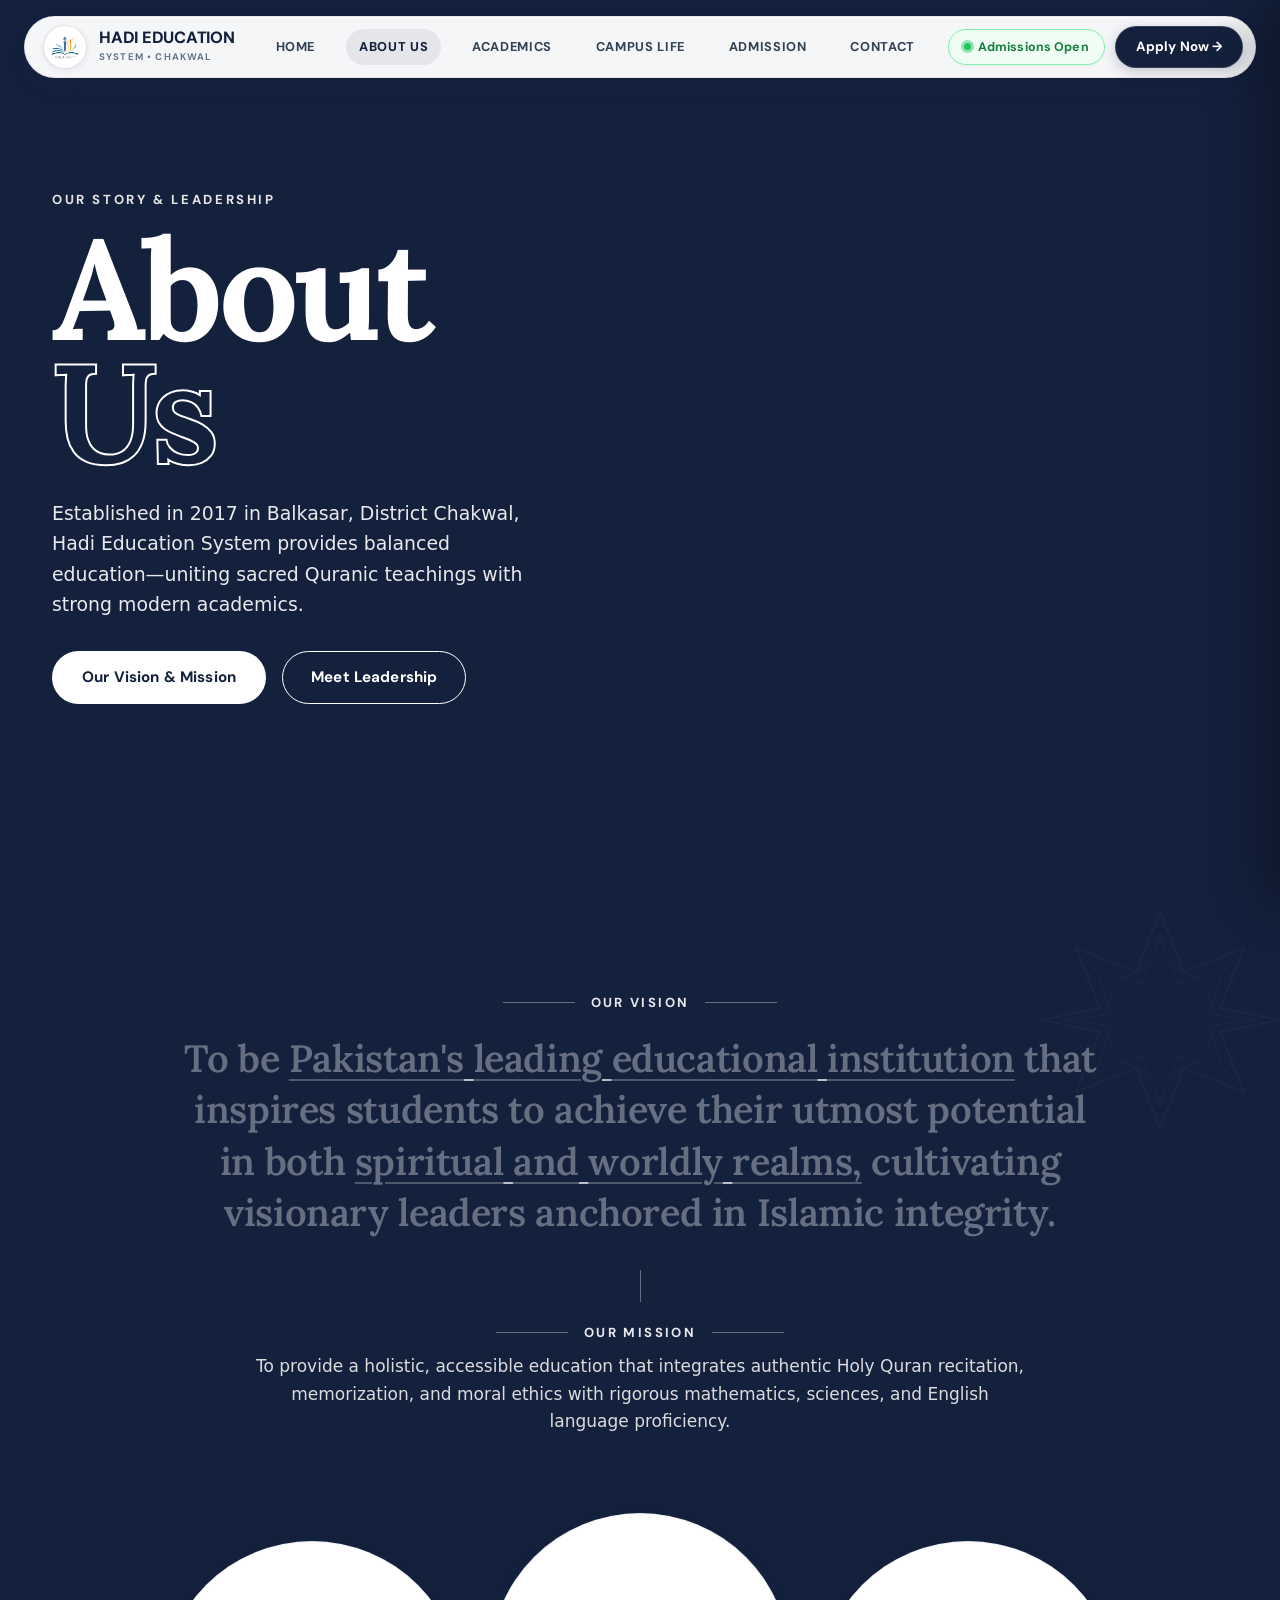
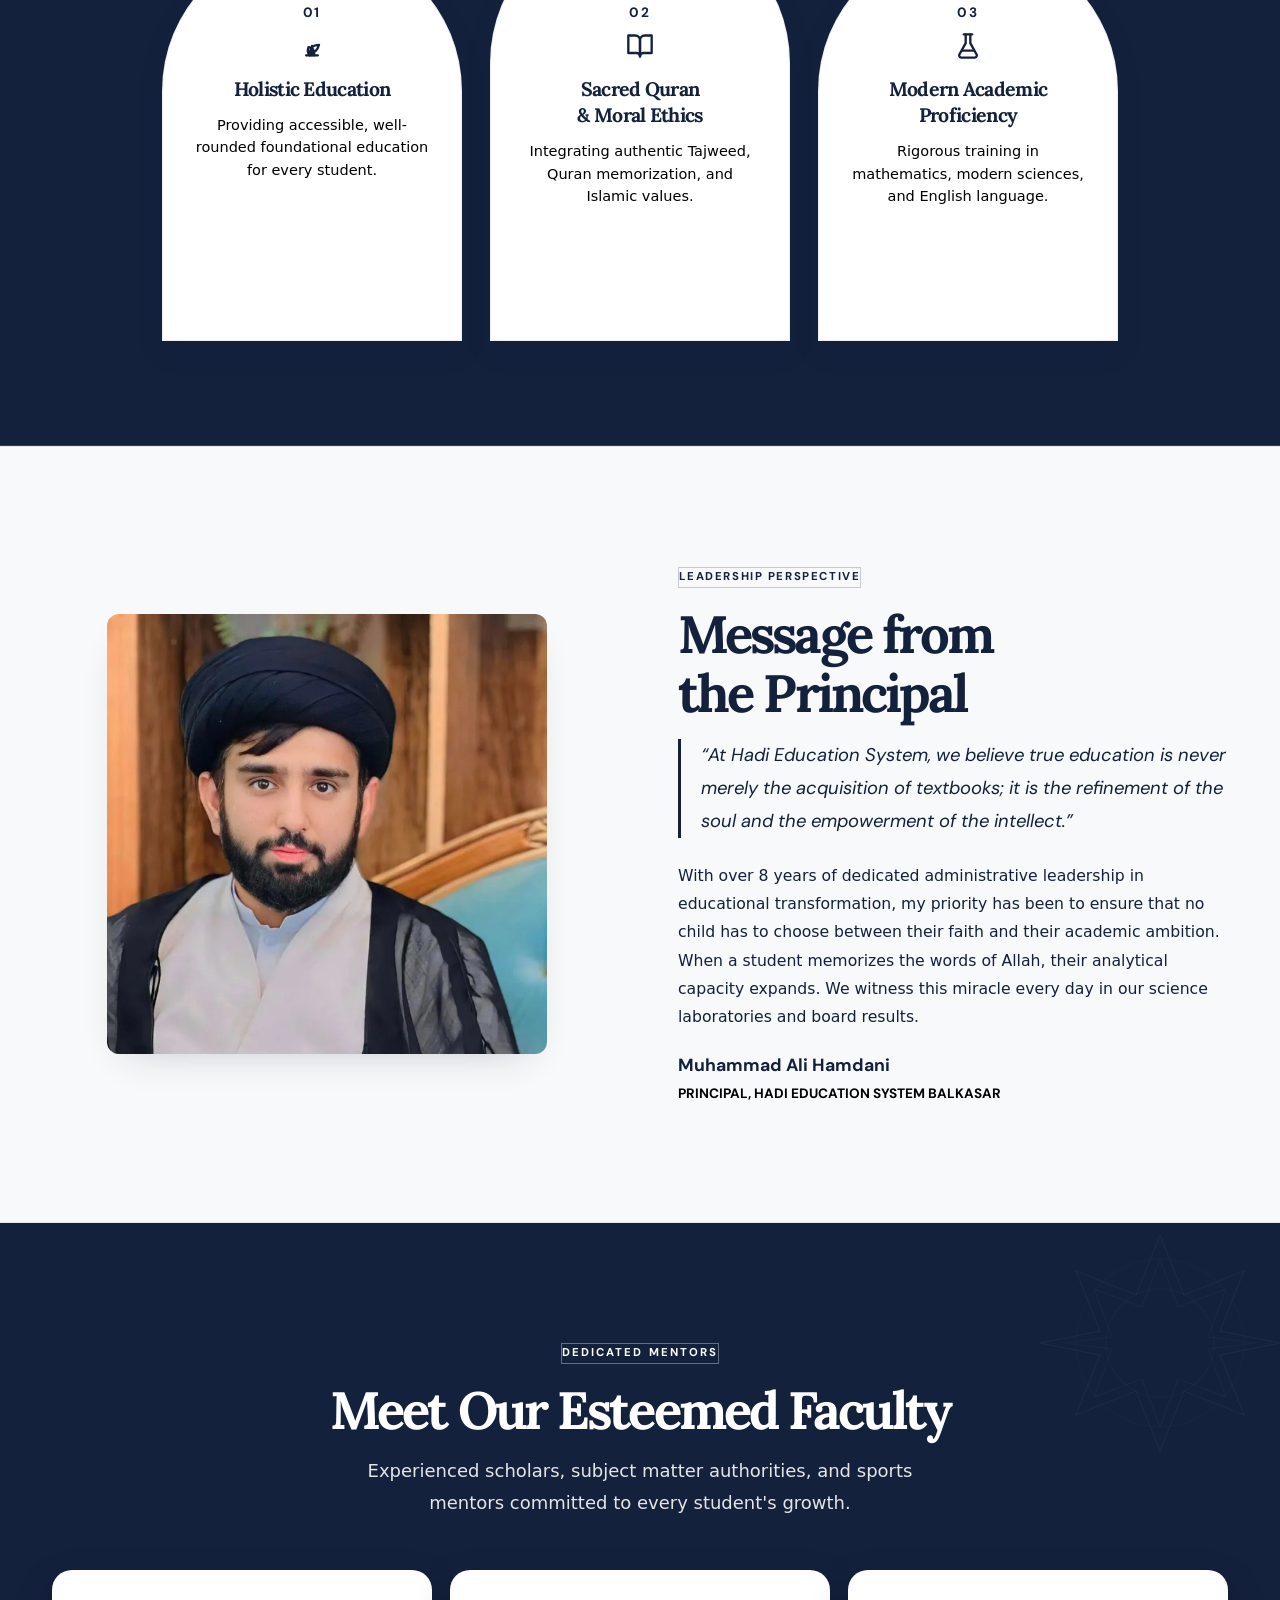
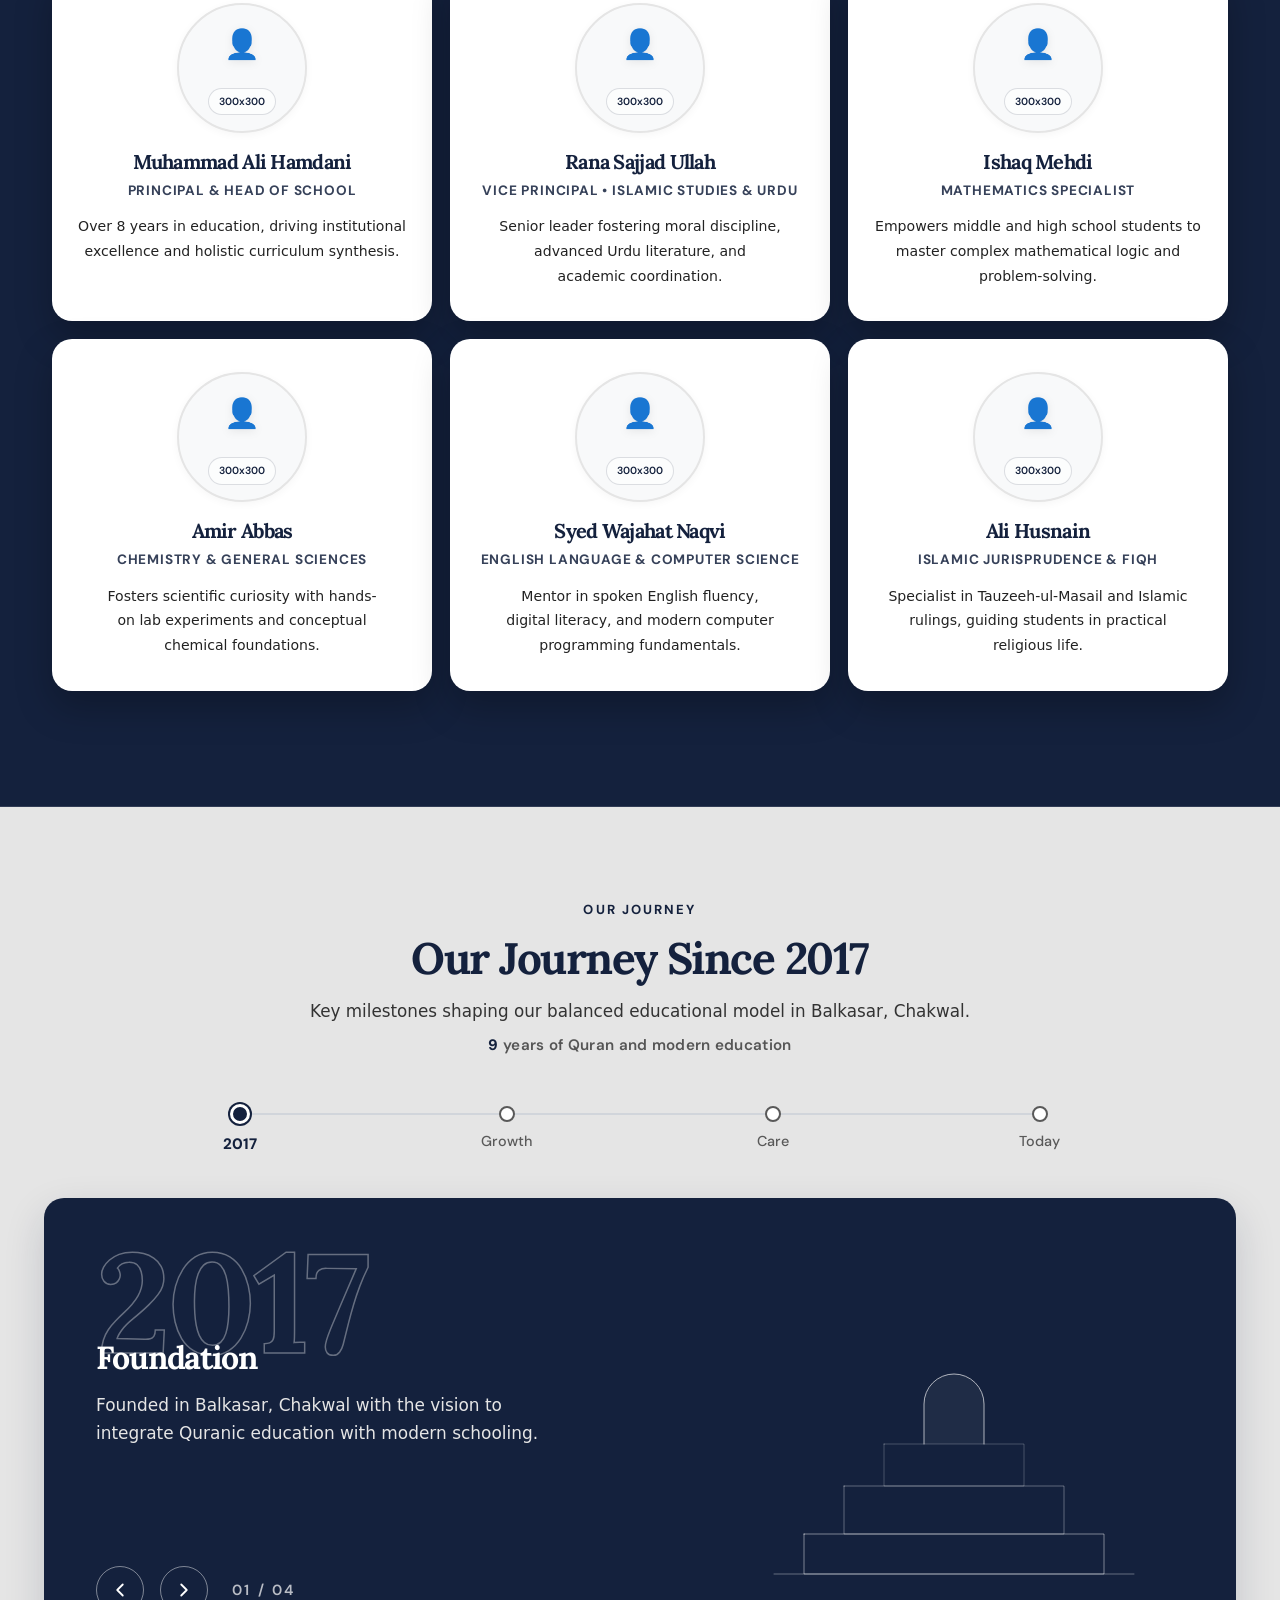
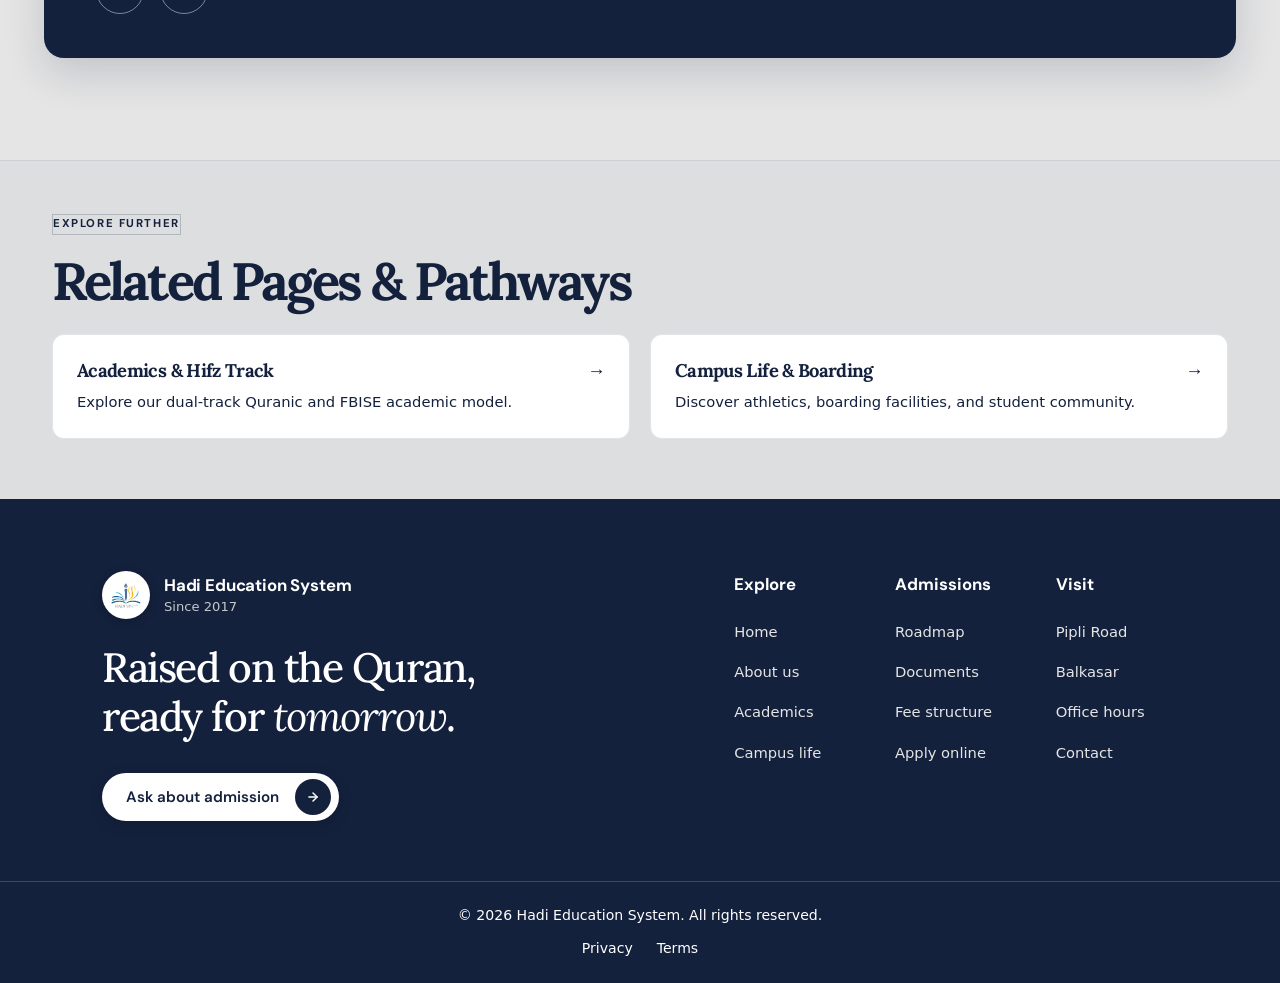
<file: about.html>
<!DOCTYPE html>
<html lang="en" dir="ltr" data-theme="light" data-gateway="about">

<head>
  <meta charset="UTF-8">
  <meta name="viewport" content="width=device-width, initial-scale=1.0">
  <meta http-equiv="Cache-Control" content="no-cache, no-store, must-revalidate">
  <meta http-equiv="Pragma" content="no-cache">
  <meta http-equiv="Expires" content="0">

  <title>About Hadi Education System — Vision, Leadership & History</title>
  <meta name="description" content="Discover Hadi Education System's 9-year journey in Balkasar. Learn about our principal, faculty, vision, and Quranic plus modern academics in Chakwal.">
  <!-- TODO: Set canonical when domain is live: <link rel="canonical" href="SITE_URL/about.html"> -->

  <!-- Single Config: change SITE_URL when production domain is live -->
  <script>window.SITE_URL = window.SITE_URL || 'http://localhost:3000';</script>

  <!-- Favicons & Manifest -->
  <link rel="icon" href="favicon.svg?v=2" type="image/svg+xml">
  <link rel="icon" type="image/png" sizes="32x32" href="favicon-32x32.png?v=2046">
  <link rel="icon" type="image/png" sizes="16x16" href="favicon-16x16.png?v=2046">
  <link rel="icon" href="favicon.ico?v=2046" sizes="any">
  <link rel="apple-touch-icon" href="apple-touch-icon.png?v=2046">
  <link rel="manifest" href="site.webmanifest">
  <meta name="theme-color" content="#14213D">
  <meta name="color-scheme" content="light">

  <!-- Open Graph / Social Sharing -->
  <meta property="og:type" content="website">
  <meta property="og:site_name" content="Hadi Education System">
  <meta property="og:title" content="About Hadi Education System — Vision, Leadership & History">
  <meta property="og:description" content="Our history since 2017, leadership, dedicated faculty, and academic philosophy combining faith with modern science.">
  <!-- TODO: Update og:url when domain is live: <meta property="og:url" content="SITE_URL/about.html"> -->
  <meta property="og:image" content="assets/images/og/og-about.jpg">
  <meta property="og:image:width" content="1200">
  <meta property="og:image:height" content="630">
  <meta property="og:image:alt" content="About Hadi Education System Balkasar Chakwal">
  <meta property="og:locale" content="en_PK">

  <!-- Twitter Card -->
  <meta name="twitter:card" content="summary_large_image">
  <meta name="twitter:title" content="About Hadi Education System — Vision, Leadership & History">
  <meta name="twitter:description" content="Our history since 2017, leadership, dedicated faculty, and academic philosophy combining faith with modern science.">
  <meta name="twitter:image" content="assets/images/og/og-about.jpg">
  <meta name="twitter:image:alt" content="About Hadi Education System Balkasar Chakwal">

  <!-- Faster Non-Blocking Font Loading -->
  <link rel="preconnect" href="https://fonts.googleapis.com">
  <link rel="preconnect" href="https://fonts.gstatic.com" crossorigin>
  <link rel="stylesheet" href="https://fonts.googleapis.com/css2?family=DM+Sans:wght@400;500;600;700;800&family=Lora:ital,wght@0,500;0,600;0,700;1,500&display=swap" media="print" onload="this.media='all'">
  <link rel="stylesheet" href="https://fonts.googleapis.com/css2?family=Amiri:ital,wght@0,400;0,700;1,400&family=Noto+Nastaliq+Urdu:wght@400;700&display=swap" media="print" onload="this.media='all'">
  <noscript>
    <link rel="stylesheet" href="https://fonts.googleapis.com/css2?family=Amiri:ital,wght@0,400;0,700;1,400&family=DM+Sans:wght@400;500;600;700;800&family=Lora:ital,wght@0,500;0,600;0,700;1,500&family=Noto+Nastaliq+Urdu:wght@400;700&display=swap">
  </noscript>

    <!-- Preload Critical Hero Image & Principal Portrait -->
  <link rel="preload" as="image" href="assets/images/cl/IMG_9602.webp" type="image/webp">
  <link rel="preload" as="image" href="assets/images/principal-muhammad-ali-hamdani.webp" type="image/webp">
  <!-- Stylesheets -->
  <link rel="stylesheet" href="assets/css/page-gateway.css?v=2063">
  <link rel="stylesheet" href="assets/css/main.css?v=2063">
</head>

<body class="page-about">
  <a href="#main-content" class="skip-to-content">Skip to main content</a>

  <!-- Navbar -->
  <header class="navbar">
    <div class="container navbar-inner">
      <a href="index.html?v=2046" class="brand-logo">
        <img class="brand-logo-image" src="assets/images/hadi-education-logo.jpg" alt="Hadi Education System logo">
        <div class="brand-title-wrap">
          <span class="brand-name">HADI EDUCATION</span>
          <span class="brand-tag">SYSTEM • CHAKWAL</span>
        </div>
      </a>

      <nav class="nav-links">
        <a href="index.html?v=2046" class="nav-link" data-en="Home" data-ur="صفحہ اول">Home</a>
        <a href="about.html?v=2046" class="nav-link active" data-en="About Us" data-ur="تعارف">About Us</a>
        <a href="academics.html?v=2046" class="nav-link" data-en="Academics" data-ur="تعلیمی شعبہ">Academics</a>
        <a href="campus-life.html?v=2046" class="nav-link" data-en="Campus Life" data-ur="کیمپس لائف">Campus Life</a>
        <a href="admission.html?v=2046" class="nav-link" data-en="Admission" data-ur="داخلہ">Admission</a>
        <a href="contact.html?v=2046" class="nav-link" data-en="Contact" data-ur="رابطہ">Contact</a>
      </nav>

      <div class="header-actions">
        <!-- Admissions Status Pill Badge -->
        <a href="admission.html?v=2046" class="nav-status-badge" aria-label="Admissions Status">
          <span class="nav-pulse-dot" aria-hidden="true"></span>
          <span data-en="Admissions Open" data-ur="داخلے جاری ہیں">Admissions Open</span>
        </a>

        <!-- Apply CTA -->
        <a href="admission.html?v=2046" class="btn header-cta" data-en="Apply Now →" data-ur="آن لائن داخلہ لیں →">
          Apply Now <span class="cta-arrow" aria-hidden="true">→</span>
        </a>

        <button class="menu-toggle-btn" aria-label="Open Navigation Menu">☰</button>
      </div>
    </div>
  </header>

  <!-- Mobile Drawer -->
  <div class="drawer-overlay"></div>
  <aside class="mobile-drawer">
    <div class="drawer-header">
      <div class="brand-logo">
        <img class="brand-logo-image" src="assets/images/hadi-education-logo.jpg" alt="Hadi Education System logo">
        <div class="brand-title-wrap">
          <span class="brand-name">HES BALKASSAR</span>
          <span class="brand-tag">EST. 2017</span>
        </div>
      </div>
      <button class="drawer-close">&times;</button>
    </div>
    <div class="drawer-links">
      <a href="index.html?v=2046" class="drawer-link" data-en="Home" data-ur="صفحہ اول">Home</a>
      <a href="about.html?v=2046" class="drawer-link active" data-en="About Us" data-ur="تعارف">About Us</a>
      <a href="academics.html?v=2046" class="drawer-link" data-en="Academics" data-ur="تعلیمی شعبہ">Academics</a>
      <a href="campus-life.html?v=2046" class="drawer-link" data-en="Campus Life" data-ur="کیمپس لائف">Campus Life</a>
      <a href="admission.html?v=2046" class="drawer-link" data-en="Admission" data-ur="داخلہ">Admission</a>
      <a href="contact.html?v=2046" class="drawer-link" data-en="Contact" data-ur="رابطہ">Contact</a>
    </div>
    <a href="admission.html?v=2046" class="btn btn-gold" style="width: 100%; text-align: center;" data-en="Apply for Admission"
      data-ur="داخلہ فارم">
      Apply for Admission
    </a>
    <div class="drawer-footer">
      <p class="drawer-copyright" data-en="&copy; 2026 Hadi Education System. All rights reserved." data-ur="© 2026 ہادی ایجوکیشن سسٹم۔ جملہ حقوق محفوظ ہیں۔">
        &copy; 2026 Hadi Education System. All rights reserved.
      </p>
    </div>
  </aside>

  <!-- Main Content -->
  <main id="main-content">

    <!-- =========================================================================
         PAGE HERO (Full-bleed, 100svh, unified rhythm with Campus Life)
         ========================================================================= -->
    <section class="cl-hero page-hero" id="about-hero" aria-label="About Hadi Education System">
      <!-- Background Image (Faculty & Leadership Convocation) -->
      <div class="cl-hero-bg-wrap" aria-hidden="true">
        <picture>
          <source media="(max-width: 768px)" srcset="assets/images/cl/IMG_9602-mobile.webp" type="image/webp">
          <source media="(max-width: 768px)" srcset="assets/images/cl/IMG_9602.jpg">
          <source srcset="assets/images/cl/IMG_9602.webp" type="image/webp">
          <img src="assets/images/cl/IMG_9602.jpg" alt="Faculty &amp; Leadership Convocation at Hadi Education System" class="cl-hero-fallback-img" fetchpriority="high" decoding="async" width="1920" height="1440">
        </picture>
      </div>

      <!-- Overlays (Navy Tint & Left-to-Right Reading Gradient) -->
      <div class="cl-hero-tint" aria-hidden="true"></div>
      <div class="cl-hero-gradient" aria-hidden="true"></div>

      <!-- Hero Main Content -->
      <div class="container cl-hero-container">
        <!-- Left: Text Block -->
        <div class="cl-hero-text">
          <span class="cl-hero-tag cl-fade-elem" data-en="OUR STORY &amp; LEADERSHIP" data-ur="ہماری تاریخ و قیادت">OUR STORY &amp; LEADERSHIP</span>
          <h1 class="cl-hero-title cl-fade-elem">
            <span class="cl-hero-title-solid" data-en="About" data-ur="ہمارا">About</span>
            <span class="cl-hero-title-outline" data-en="Us" data-ur="تعارف">Us</span>
          </h1>
          <p class="cl-hero-desc cl-fade-elem"
            data-en="Established in 2017 in Balkasar, District Chakwal, Hadi Education System provides balanced education—uniting sacred Quranic teachings with strong modern academics."
            data-ur="2017 میں بلکسر، ضلع چکوال میں قائم ہادی ایجوکیشن سسٹم قرآنی تعلیمات اور معیاری عصری تعلیم کا امتزاج فراہم کرتا ہے۔">
            Established in 2017 in Balkasar, District Chakwal, Hadi Education System provides balanced education—uniting sacred Quranic teachings with strong modern academics.
          </p>
          <div class="cl-hero-actions cl-fade-elem">
            <a href="#mission-vision" class="btn cl-btn-white" data-en="Our Vision &amp; Mission" data-ur="ہمارا وژن و مشن">
              Our Vision &amp; Mission
            </a>
            <a href="#leadership" class="btn cl-btn-outline" data-en="Meet Leadership" data-ur="ہماری قیادت">
              Meet Leadership
            </a>
          </div>
        </div>
      </div>
    </section>


    <!-- OUR MISSION & VISION -->
    <section class="section mv-section" id="mission-vision" aria-label="Our Vision and Mission">
      <!-- Decorative Subtle Islamic Geometric Star Pattern (Top-Right Corner) -->
      <div class="mv-pattern" aria-hidden="true">
        <svg viewBox="0 0 240 240" width="240" height="240" fill="none" stroke="currentColor" stroke-width="1.2">
          <polygon
            points="120,12 144,72 204,48 180,108 240,120 180,132 204,192 144,168 120,228 96,168 36,192 60,132 0,120 60,108 36,48 96,72"
            opacity="0.6" />
          <polygon
            points="120,36 138,84 186,66 168,114 216,120 168,126 186,174 138,156 120,204 102,156 54,174 72,126 24,120 72,114 54,66 102,84"
            opacity="0.4" />
          <circle cx="120" cy="120" r="54" opacity="0.35" />
          <circle cx="120" cy="120" r="84" opacity="0.25" />
        </svg>
      </div>

      <div class="container mv-container">
        <!-- 1. Top Label: OUR VISION with lines on each side (desktop) / left (mobile) -->
        <div class="mv-label-row">
          <span class="mv-line mv-line--left" aria-hidden="true"></span>
          <span class="mv-label" data-en="OUR VISION" data-ur="ہمارا وژن">OUR VISION</span>
          <span class="mv-line mv-line--right" aria-hidden="true"></span>
        </div>

        <!-- 2. Vision Statement Heading (h2) with Scroll Text Fill & 2px White Underlines -->
        <h2 class="mv-vision-statement" id="mvVisionStatement"
          aria-label="To be Pakistan's leading educational institution that inspires students to achieve their utmost potential in both spiritual and worldly realms, cultivating visionary leaders anchored in Islamic integrity.">
          <span class="mv-vision-visual" aria-hidden="true">
            <span class="mv-word">To</span>
            <span class="mv-word">be</span>
            <span class="mv-phrase-underline"><span class="mv-word">Pakistan's</span> <span class="mv-word">leading</span> <span class="mv-word">educational</span> <span class="mv-word">institution</span></span>
            <span class="mv-word">that</span>
            <span class="mv-word">inspires</span>
            <span class="mv-word">students</span>
            <span class="mv-word">to</span>
            <span class="mv-word">achieve</span>
            <span class="mv-word">their</span>
            <span class="mv-word">utmost</span>
            <span class="mv-word">potential</span>
            <span class="mv-word">in</span>
            <span class="mv-word">both</span>
            <span class="mv-phrase-underline"><span class="mv-word">spiritual</span> <span class="mv-word">and</span> <span class="mv-word">worldly</span> <span class="mv-word">realms,</span></span>
            <span class="mv-word">cultivating</span>
            <span class="mv-word">visionary</span>
            <span class="mv-word">leaders</span>
            <span class="mv-word">anchored</span>
            <span class="mv-word">in</span>
            <span class="mv-word">Islamic</span>
            <span class="mv-word">integrity.</span>
          </span>
        </h2>

        <!-- 3. Thin Vertical Connector Line (centered desktop, left mobile) -->
        <div class="mv-connector" aria-hidden="true">
          <span class="mv-connector-line"></span>
        </div>

        <!-- 4. Label OUR MISSION & Mission Intro Sentence -->
        <div class="mv-mission-block">
          <div class="mv-label-row mv-label-row--mission">
            <span class="mv-line mv-line--left" aria-hidden="true"></span>
            <span class="mv-label" data-en="OUR MISSION" data-ur="ہمارا مشن">OUR MISSION</span>
            <span class="mv-line mv-line--right" aria-hidden="true"></span>
          </div>
          <p class="mv-mission-intro"
            data-en="To provide a holistic, accessible education that integrates authentic Holy Quran recitation, memorization, and moral ethics with rigorous mathematics, sciences, and English language proficiency."
            data-ur="تجوید و حفظِ قرآن اور اسلامی اخلاقیات کو جدید ریاضی، سائنس اور کمپیوٹر کی تعلیم کے ساتھ ہم آہنگ کر کے طلباء کی ہمہ جہت تربیت کرنا۔">
            To provide a holistic, accessible education that integrates authentic Holy Quran recitation,
            memorization, and moral ethics with rigorous mathematics, sciences, and English language proficiency.
          </p>
        </div>

        <!-- 5 & 6. Three Arch-Shaped White Cards (Islamic Arch Motif) -->
        <div class="mv-cards-wrapper" id="mvCardsWrapper" tabindex="0" aria-label="Our mission pillars carousel">
          <ul class="mv-cards-row" id="mvCardsRow">
            <!-- Card 1 -->
            <li class="mv-card mv-card--outer" id="mvCard1">
              <span class="mv-card-num">01</span>
              <div class="mv-card-icon" aria-hidden="true">
                <!-- Sprout / Leaf SVG -->
                <svg viewBox="0 0 24 24" width="28" height="28" fill="none" stroke="currentColor" stroke-width="2"
                  stroke-linecap="round" stroke-linejoin="round">
                  <path d="M7 20h10" />
                  <path d="M10 20c0-7 3-9 8-9-1 4-3 7-8 7" />
                  <path d="M14 20c0-5-2-7-5-7-1 3-1 5 1 7" />
                  <path d="M12 20v-8" />
                </svg>
              </div>
              <h3 class="mv-card-title" data-en="Holistic Education" data-ur="ہمہ جہت تعلیم">Holistic Education</h3>
              <p class="mv-card-desc"
                data-en="Providing accessible, well-rounded foundational education for every student."
                data-ur="ہر طالب علم کے لیے ہمہ جہت، جامع اور باوقار تعلیم کے مواقع۔">
                Providing accessible, well-rounded foundational education for every student.
              </p>
            </li>

            <!-- Card 2 (Middle: starts 28px higher on desktop) -->
            <li class="mv-card mv-card--middle" id="mvCard2">
              <span class="mv-card-num">02</span>
              <div class="mv-card-icon" aria-hidden="true">
                <!-- Open Book / Quran SVG -->
                <svg viewBox="0 0 24 24" width="28" height="28" fill="none" stroke="currentColor" stroke-width="2"
                  stroke-linecap="round" stroke-linejoin="round">
                  <path d="M2 3h6a4 4 0 0 1 4 4v14a3 3 0 0 0-3-3H2z" />
                  <path d="M22 3h-6a4 4 0 0 0-4 4v14a3 3 0 0 1 3-3h7z" />
                </svg>
              </div>
              <h3 class="mv-card-title" data-en="Sacred Quran &amp; Moral Ethics" data-ur="قرآنی تعلیمات و اخلاقیات">Sacred
                Quran &amp; Moral Ethics</h3>
              <p class="mv-card-desc"
                data-en="Integrating authentic Tajweed, Quran memorization, and Islamic values."
                data-ur="مستند تجوید، حفظِ قرآن اور اسلامی اخلاقیات کو نصاب کا حصہ بنانا۔">
                Integrating authentic Tajweed, Quran memorization, and Islamic values.
              </p>
            </li>

            <!-- Card 3 -->
            <li class="mv-card mv-card--outer" id="mvCard3">
              <span class="mv-card-num">03</span>
              <div class="mv-card-icon" aria-hidden="true">
                <!-- Science Flask SVG -->
                <svg viewBox="0 0 24 24" width="28" height="28" fill="none" stroke="currentColor" stroke-width="2"
                  stroke-linecap="round" stroke-linejoin="round">
                  <path d="M10 2v7.5L4.5 19.5A2 2 0 0 0 6.2 22h11.6a2 2 0 0 0 1.7-2.5L14 9.5V2" />
                  <path d="M8.5 2h7" />
                  <path d="M7 16h10" />
                </svg>
              </div>
              <h3 class="mv-card-title" data-en="Modern Academic Proficiency" data-ur="جدید سائنسی مہارت">Modern Academic
                Proficiency</h3>
              <p class="mv-card-desc"
                data-en="Rigorous training in mathematics, modern sciences, and English language."
                data-ur="جدید ریاضی، سائنس اور انگریزی بول چال میں اعلیٰ تعلیمی معیار۔">
                Rigorous training in mathematics, modern sciences, and English language.
              </p>
            </li>
          </ul>
        </div>

        <!-- Mobile Pagination Dots (under 768px only) -->
        <div class="mv-dots" id="mvDots" role="tablist" aria-label="Mission cards pagination">
          <button type="button" class="mv-dot is-active" data-index="0" role="tab" aria-selected="true"
            aria-label="Slide 1 of 3: Holistic Education"></button>
          <button type="button" class="mv-dot" data-index="1" role="tab" aria-selected="false"
            aria-label="Slide 2 of 3: Sacred Quran & Moral Ethics"></button>
          <button type="button" class="mv-dot" data-index="2" role="tab" aria-selected="false"
            aria-label="Slide 3 of 3: Modern Academic Proficiency"></button>
        </div>
      </div>
    </section>


    <!-- PRINCIPAL'S MESSAGE -->
    <section class="section section-tinted">
      <div class="container">
        <div class="grid-2" style="align-items: center;">
          <!-- Photo Placeholder -->
          <div>
            <div class="image-slot aspect-1-1 principal-photo"
              style="max-width: 440px; margin: 0 auto; box-shadow: var(--shadow-md); border: none; padding: 0; background: transparent; overflow: hidden; border-radius: var(--radius-md);">
              <picture class="principal-picture" style="position: absolute; inset: 0; width: 100%; height: 100%; display: block; z-index: 1;">
                <source srcset="assets/images/principal-muhammad-ali-hamdani.webp" type="image/webp">
                <img src="assets/images/principal-muhammad-ali-hamdani.jpg"
                  alt="Muhammad Ali Hamdani, Principal and Head of Institution"
                  class="principal-img"
                  width="440"
                  height="440"
                  loading="eager"
                  fetchpriority="high"
                  decoding="async"
                  style="position: absolute; inset: 0; width: 100%; height: 100%; object-fit: cover; object-position: center top; opacity: 1 !important; visibility: visible !important; display: block !important;">
              </picture>
            </div>
          </div>

          <!-- Message Text -->
          <div>
            <span class="section-tag" data-en="Leadership Perspective" data-ur="پرنسپل کا پیغام">Leadership
              Perspective</span>
            <h2 class="section-title" data-en="Message from the Principal" data-ur="پرنسپل محمد علی ہمدانی کا پیغام">
              Message from the Principal
            </h2>
            <div style="border-left: 3px solid var(--accent-gold); padding-left: 20px; margin-bottom: 24px;">
              <p style="font-size: 1.15rem; font-style: italic; color: var(--text-charcoal); line-height: 1.8;"
                data-en="&ldquo;At Hadi Education System, we believe true education is never merely the acquisition of textbooks; it is the refinement of the soul and the empowerment of the intellect.&rdquo;"
                data-ur="&ldquo;ہمیں یقین ہے کہ اصل تعلیم صرف کتابیں رٹنے کا نام نہیں، بلکہ روح کی پاکیزگی اور عقل کی جلا بخشی کا نام ہے۔&rdquo;">
                &ldquo;At Hadi Education System, we believe true education is never merely the acquisition of textbooks;
                it is the refinement of the soul and the empowerment of the intellect.&rdquo;
              </p>
            </div>
            <p style="font-size: 0.98rem; color: var(--text-muted); line-height: 1.8; margin-bottom: 20px;"
              data-en="With over 8 years of dedicated administrative leadership in educational transformation, my priority has been to ensure that no child has to choose between their faith and their academic ambition. When a student memorizes the words of Allah, their analytical capacity expands. We witness this miracle every day in our science laboratories and board results."
              data-ur="تعلیمی انتظام و انصرام کے 8 سالہ تجربے کے دوران ہماری اولین ترجیح یہ رہی ہے کہ کسی بچے کو اپنے دین اور جدید تعلیم میں سے کسی ایک کا انتخاب نہ کرنا پڑے۔ جب بچہ قرآن حفظ کرتا ہے تو اس کے ذہن کی صلاحیتیں کئی گنا بڑھ جاتی ہیں۔">
              With over 8 years of dedicated administrative leadership in educational transformation, my priority has
              been to ensure that no child has to choose between their faith and their academic ambition. When a student
              memorizes the words of Allah, their analytical capacity expands. We witness this miracle every day in our
              science laboratories and board results.
            </p>
            <div>
              <strong style="font-size: 1.1rem; color: var(--primary-emerald);">Muhammad Ali Hamdani</strong><br>
              <span
                style="font-size: 0.85rem; color: var(--accent-gold-dark); font-weight: 700; text-transform: uppercase;">Principal,
                Hadi Education System Balkasar</span>
            </div>
          </div>
        </div>
      </div>
    </section>

    <!-- TEACHING FACULTY & LEADERSHIP DIRECTORY -->
    <section class="section faculty-section" id="faculty-section">
      <!-- Decorative Subtle Islamic Geometric Star Pattern (Top-Right Corner) -->
      <div class="faculty-pattern" aria-hidden="true">
        <svg viewBox="0 0 240 240" width="240" height="240" fill="none" stroke="currentColor" stroke-width="1.2">
          <polygon
            points="120,12 144,72 204,48 180,108 240,120 180,132 204,192 144,168 120,228 96,168 36,192 60,132 0,120 60,108 36,48 96,72"
            opacity="0.6" />
          <polygon
            points="120,36 138,84 186,66 168,114 216,120 168,126 186,174 138,156 120,204 102,156 54,174 72,126 24,120 72,114 54,66 102,84"
            opacity="0.4" />
          <circle cx="120" cy="120" r="54" opacity="0.35" />
          <circle cx="120" cy="120" r="84" opacity="0.25" />
        </svg>
      </div>

      <div class="container">
        <div style="text-align: center; max-width: 720px; margin: 0 auto 50px;">
          <span class="section-tag" data-en="Dedicated Mentors" data-ur="ہمارے معزز اساتذہ">Dedicated Mentors</span>
          <h2 class="section-title" data-en="Meet Our Esteemed Faculty" data-ur="ہمارے اساتذہ اور تعلیمی ماہرین">
            Meet Our Esteemed Faculty
          </h2>
          <p class="section-subtitle" style="margin: 0 auto;"
            data-en="Experienced scholars, subject matter authorities, and sports mentors committed to every student's growth."
            data-ur="مستند اور تجربہ کار اساتذہ جو طلباء کی ہمہ گیر تربیت کے لیے شب و روز کوشاں ہیں۔">
            Experienced scholars, subject matter authorities, and sports mentors committed to every student's growth.
          </p>
        </div>

        <div class="faculty-carousel-wrapper" id="facultyCarouselWrapper">
          <div class="grid-3 faculty-grid" id="facultyGrid" tabindex="0" role="region" aria-label="Meet Our Esteemed Faculty">
            <!-- Faculty 1 -->
            <div class="faculty-card">
              <div class="image-slot aspect-1-1" style="max-width: 130px; margin: 0 auto 16px; border-radius: 50%;">
                <div class="image-slot-icon" style="font-size: 1.8rem;">👤</div>
                <span class="image-slot-dimensions" style="font-size: 0.65rem;">300x300</span>
              </div>
              <h3 class="faculty-name">Muhammad Ali Hamdani</h3>
              <div class="faculty-designation">Principal &amp; Head of School</div>
              <p class="faculty-bio">Over 8 years in education, driving institutional excellence and holistic curriculum
                synthesis.</p>
            </div>

            <!-- Faculty 2 -->
            <div class="faculty-card">
              <div class="image-slot aspect-1-1" style="max-width: 130px; margin: 0 auto 16px; border-radius: 50%;">
                <div class="image-slot-icon" style="font-size: 1.8rem;">👤</div>
                <span class="image-slot-dimensions" style="font-size: 0.65rem;">300x300</span>
              </div>
              <h3 class="faculty-name">Rana Sajjad Ullah</h3>
              <div class="faculty-designation">Vice Principal • Islamic Studies &amp; Urdu</div>
              <p class="faculty-bio">Senior leader fostering moral discipline, advanced Urdu literature, and academic
                coordination.</p>
            </div>

            <!-- Faculty 3 -->
            <div class="faculty-card">
              <div class="image-slot aspect-1-1" style="max-width: 130px; margin: 0 auto 16px; border-radius: 50%;">
                <div class="image-slot-icon" style="font-size: 1.8rem;">👤</div>
                <span class="image-slot-dimensions" style="font-size: 0.65rem;">300x300</span>
              </div>
              <h3 class="faculty-name">Ishaq Mehdi</h3>
              <div class="faculty-designation">Mathematics Specialist</div>
              <p class="faculty-bio">Empowers middle and high school students to master complex mathematical logic and
                problem-solving.</p>
            </div>

            <!-- Faculty 4 -->
            <div class="faculty-card">
              <div class="image-slot aspect-1-1" style="max-width: 130px; margin: 0 auto 16px; border-radius: 50%;">
                <div class="image-slot-icon" style="font-size: 1.8rem;">👤</div>
                <span class="image-slot-dimensions" style="font-size: 0.65rem;">300x300</span>
              </div>
              <h3 class="faculty-name">Amir Abbas</h3>
              <div class="faculty-designation">Chemistry &amp; General Sciences</div>
              <p class="faculty-bio">Fosters scientific curiosity with hands-on lab experiments and conceptual chemical
                foundations.</p>
            </div>

            <!-- Faculty 5 -->
            <div class="faculty-card">
              <div class="image-slot aspect-1-1" style="max-width: 130px; margin: 0 auto 16px; border-radius: 50%;">
                <div class="image-slot-icon" style="font-size: 1.8rem;">👤</div>
                <span class="image-slot-dimensions" style="font-size: 0.65rem;">300x300</span>
              </div>
              <h3 class="faculty-name">Syed Wajahat Naqvi</h3>
              <div class="faculty-designation">English Language &amp; Computer Science</div>
              <p class="faculty-bio">Mentor in spoken English fluency, digital literacy, and modern computer programming
                fundamentals.</p>
            </div>

            <!-- Faculty 6 -->
            <div class="faculty-card">
              <div class="image-slot aspect-1-1" style="max-width: 130px; margin: 0 auto 16px; border-radius: 50%;">
                <div class="image-slot-icon" style="font-size: 1.8rem;">👤</div>
                <span class="image-slot-dimensions" style="font-size: 0.65rem;">300x300</span>
              </div>
              <h3 class="faculty-name">Ali Husnain</h3>
              <div class="faculty-designation">Islamic Jurisprudence &amp; Fiqh</div>
              <p class="faculty-bio">Specialist in Tauzeeh-ul-Masail and Islamic rulings, guiding students in practical
                religious life.</p>
            </div>
          </div>

          <!-- Mobile Carousel Navigation Dots -->
          <div class="faculty-carousel-dots" id="facultyDots" role="tablist" aria-label="Faculty pagination">
            <button class="faculty-dot is-active" aria-label="Muhammad Ali Hamdani" data-index="0" role="tab" aria-selected="true"></button>
            <button class="faculty-dot" aria-label="Rana Sajjad Ullah" data-index="1" role="tab" aria-selected="false"></button>
            <button class="faculty-dot" aria-label="Ishaq Mehdi" data-index="2" role="tab" aria-selected="false"></button>
            <button class="faculty-dot" aria-label="Amir Abbas" data-index="3" role="tab" aria-selected="false"></button>
            <button class="faculty-dot" aria-label="Syed Wajahat Naqvi" data-index="4" role="tab" aria-selected="false"></button>
            <button class="faculty-dot" aria-label="Ali Husnain" data-index="5" role="tab" aria-selected="false"></button>
          </div>
        </div>
      </div>
    </section>

    <!-- OUR JOURNEY SINCE 2017 (THE YEAR RAIL) -->
    <section class="section yr-section" id="journey-section" aria-labelledby="yrSectionTitle">
      <div class="container yr-container">

        <!-- Header -->
        <div class="yr-header reveal">
          <span class="yr-tag" data-en="OUR JOURNEY" data-ur="ہمارا تاریخی سفر">OUR JOURNEY</span>
          <h2 class="yr-title" id="yrSectionTitle" data-en="Our Journey Since 2017" data-ur="2017 سے ہمارا تعلیمی سفر">
            Our Journey Since 2017
          </h2>
          <p class="yr-intro" data-en="Key milestones shaping our balanced educational model in Balkasar, Chakwal."
            data-ur="بلکسر، چکوال میں ہمارے متوازن تعلیمی سفر کے اہم سنگ میل۔">
            Key milestones shaping our balanced educational model in Balkasar, Chakwal.
          </p>
          <p class="yr-years-line">
            <span class="yr-calc-years" id="journeyYearsCalc">9</span>
            <span data-en="years of Quran and modern education" data-ur="سالہ قرآنی و جدید تعلیم">years of Quran and modern education</span>
          </p>
        </div>

        <!-- Desktop Year Rail -->
        <div class="yr-rail-wrap" aria-hidden="false">
          <div class="yr-rail-track" role="tablist" aria-label="Milestone year rail">
            <div class="yr-rail-line" aria-hidden="true">
              <div class="yr-rail-fill" id="yrRailFill"></div>
            </div>
            <div class="yr-rail-markers" id="yrRailMarkers">
              <button type="button" class="yr-marker is-active" role="tab" aria-selected="true"
                aria-controls="yrStoryPanel" id="yr-tab-0" data-index="0" data-shape="foundation">
                <span class="yr-marker-circle" aria-hidden="true"></span>
                <span class="yr-marker-label">2017</span>
              </button>
              <button type="button" class="yr-marker" role="tab" aria-selected="false"
                aria-controls="yrStoryPanel" id="yr-tab-1" data-index="1" data-shape="growth">
                <span class="yr-marker-circle" aria-hidden="true"></span>
                <span class="yr-marker-label" data-en="Growth" data-ur="پیشرفت">Growth</span>
              </button>
              <button type="button" class="yr-marker" role="tab" aria-selected="false"
                aria-controls="yrStoryPanel" id="yr-tab-2" data-index="2" data-shape="care">
                <span class="yr-marker-circle" aria-hidden="true"></span>
                <span class="yr-marker-label" data-en="Care" data-ur="نگہداشت">Care</span>
              </button>
              <button type="button" class="yr-marker" role="tab" aria-selected="false"
                aria-controls="yrStoryPanel" id="yr-tab-3" data-index="3" data-shape="ahead">
                <span class="yr-marker-circle" aria-hidden="true"></span>
                <span class="yr-marker-label" data-en="Today" data-ur="موجودہ دور">Today</span>
              </button>
            </div>
          </div>
        </div>

        <!-- Story Panel (Fixed Height Desktop: 460px) -->
        <div class="yr-panel reveal" id="yrStoryPanel" role="tabpanel" aria-labelledby="yr-tab-0" aria-live="polite" tabindex="0">

          <!-- Slide Content Wrap -->
          <div class="yr-slide-wrap" id="yrSlideWrap">
            <!-- Left Side: Story Text & Controls (55%) -->
            <div class="yr-slide-content">
              <div class="yr-text-block">
                <!-- Giant outlined year numeral (Decorative) -->
                <div class="yr-giant-year" id="yrGiantYear" aria-hidden="true">2017</div>
                <h3 class="yr-slide-title" id="yrSlideTitle" data-en="Foundation" data-ur="قیام">Foundation</h3>
                <p class="yr-slide-desc" id="yrSlideDesc"
                  data-en="Founded in Balkasar, Chakwal with the vision to integrate Quranic education with modern schooling."
                  data-ur="بلکسر چکوال میں قرآنی و جدید تعلیم کے ویژن کے ساتھ اسکول کا آغاز۔">
                  Founded in Balkasar, Chakwal with the vision to integrate Quranic education with modern schooling.
                </p>
              </div>

              <!-- Bottom Controls (Arrow Buttons & Counter) -->
              <div class="yr-controls">
                <button type="button" class="yr-arrow-btn yr-prev-btn" id="yrPrevBtn" aria-label="Previous milestone">
                  <svg viewBox="0 0 24 24" width="22" height="22" fill="none" stroke="currentColor" stroke-width="2" stroke-linecap="round" stroke-linejoin="round" aria-hidden="true">
                    <polyline points="15 18 9 12 15 6"></polyline>
                  </svg>
                </button>
                <button type="button" class="yr-arrow-btn yr-next-btn" id="yrNextBtn" aria-label="Next milestone">
                  <svg viewBox="0 0 24 24" width="22" height="22" fill="none" stroke="currentColor" stroke-width="2" stroke-linecap="round" stroke-linejoin="round" aria-hidden="true">
                    <polyline points="9 18 15 12 9 6"></polyline>
                  </svg>
                </button>
                <div class="yr-counter" id="yrCounter" aria-label="Slide counter">01 / 04</div>
              </div>
            </div>

            <!-- Right Side: Milestone Line-Art Visual -->
            <div class="yr-slide-visual">
              <div class="yr-shape-wrap" id="yrShapeWrap" aria-hidden="true">
                <!-- Pre-rendered Shape 1 (Foundation) for zero layout shift and No-JS fallback -->
                <svg viewBox="0 0 360 380" class="yr-shape-svg" aria-hidden="true" fill="none" stroke="#FFFFFF" stroke-width="1" stroke-linecap="round" stroke-linejoin="round">
                  <line class="yr-draw-elem" x1="0" y1="370" x2="360" y2="370" stroke="rgba(255, 255, 255, 0.35)" vector-effect="non-scaling-stroke" pathLength="1" />
                  <rect class="yr-draw-elem" x="30" y="330" width="300" height="40" stroke="rgba(255, 255, 255, 0.45)" vector-effect="non-scaling-stroke" pathLength="1" />
                  <rect class="yr-draw-elem" x="70" y="282" width="220" height="48" stroke="rgba(255, 255, 255, 0.32)" vector-effect="non-scaling-stroke" pathLength="1" />
                  <rect class="yr-draw-elem" x="110" y="240" width="140" height="42" stroke="rgba(255, 255, 255, 0.22)" vector-effect="non-scaling-stroke" pathLength="1" />
                  <path class="yr-draw-elem yr-faint-fill" d="M150 240 V200 A30 30 0 0 1 210 200 V240" fill="rgba(255, 255, 255, 0.05)" stroke="rgba(255, 255, 255, 0.65)" vector-effect="non-scaling-stroke" pathLength="1" />
                </svg>
              </div>
            </div>
          </div>
        </div>

        <!-- Mobile Navigation Controls & Toggle Buttons (under 768px) -->
        <div class="yr-mobile-controls" id="yrMobileControls">
          <button type="button" class="yr-mob-btn yr-mob-prev" id="yrMobPrevBtn" aria-label="Previous milestone">
            <svg viewBox="0 0 24 24" width="18" height="18" fill="none" stroke="currentColor" stroke-width="2" stroke-linecap="round" stroke-linejoin="round" aria-hidden="true">
              <polyline points="15 18 9 12 15 6"></polyline>
            </svg>
            <span class="yr-mob-btn-text" data-en="Prev" data-ur="پچھلا">Prev</span>
          </button>
          <div class="yr-mobile-dots" id="yrMobileDots" role="tablist" aria-label="Milestone pagination dots">
            <button type="button" class="yr-dot is-active" role="tab" aria-selected="true" aria-label="Slide 1: 2017 Foundation" data-index="0"></button>
            <button type="button" class="yr-dot" role="tab" aria-selected="false" aria-label="Slide 2: Growth Learning Together" data-index="1"></button>
            <button type="button" class="yr-dot" role="tab" aria-selected="false" aria-label="Slide 3: Care Whole-Student Growth" data-index="2"></button>
            <button type="button" class="yr-dot" role="tab" aria-selected="false" aria-label="Slide 4: Today Looking Ahead" data-index="3"></button>
          </div>
          <button type="button" class="yr-mob-btn yr-mob-next" id="yrMobNextBtn" aria-label="Next milestone">
            <span class="yr-mob-btn-text" data-en="Next" data-ur="اگلا">Next</span>
            <svg viewBox="0 0 24 24" width="18" height="18" fill="none" stroke="currentColor" stroke-width="2" stroke-linecap="round" stroke-linejoin="round" aria-hidden="true">
              <polyline points="9 18 15 12 9 6"></polyline>
            </svg>
          </button>
        </div>

        <!-- No-JS Fallback: Plain accessible stacked cards -->
        <noscript>
          <div class="yr-noscript-stack">
            <div class="yr-noscript-card">
              <span class="yr-noscript-badge">2017</span>
              <h3>Foundation</h3>
              <p>Founded in Balkasar, Chakwal with the vision to integrate Quranic education with modern schooling.</p>
            </div>
            <div class="yr-noscript-card">
              <span class="yr-noscript-badge">Growth</span>
              <h3>Learning Together</h3>
              <p>Building a supportive learning environment that brings Quranic education and modern academics together.</p>
            </div>
            <div class="yr-noscript-card">
              <span class="yr-noscript-badge">Care</span>
              <h3>Whole-Student Growth</h3>
              <p>Encouraging students to grow through character building, active participation, and supportive guidance.</p>
            </div>
            <div class="yr-noscript-card">
              <span class="yr-noscript-badge">Today</span>
              <h3>Looking Ahead</h3>
              <p>Continuing our commitment to meaningful learning, strong values, and preparing students for the future.</p>
            </div>
          </div>
        </noscript>

      </div>
    </section>

  
    <!-- Related Pages Internal Linking -->
    <section class="related-pages-section" aria-label="Related Pages">
      <div class="container">
        <span class="section-tag">Explore Further</span>
        <h2 class="section-title">Related Pages &amp; Pathways</h2>
        <div class="related-pages-grid">
          <a href="academics.html" class="related-page-card" data-track-event="related_page_click" data-track-label="academics.html">
            <h3><span>Academics & Hifz Track</span> <span aria-hidden="true">→</span></h3>
            <p>Explore our dual-track Quranic and FBISE academic model.</p>
          </a>
          <a href="campus-life.html" class="related-page-card" data-track-event="related_page_click" data-track-label="campus-life.html">
            <h3><span>Campus Life & Boarding</span> <span aria-hidden="true">→</span></h3>
            <p>Discover athletics, boarding facilities, and student community.</p>
          </a>
        </div>
      </div>
    </section>
  </main>

  <!-- FOOTER -->
    <!-- ==========================================================================
       THE CAMPUS SKYLINE — GLOBAL SHARED FOOTER
       ========================================================================== -->
  <footer class="footer footer-skyline" id="campus-skyline" role="contentinfo">

    <div class="container footer-container">
      <!-- Top Row: Left Brand/Sign-off/CTA + Right 3 Link Columns -->
      <div class="footer-top-row">
        <!-- Left Column -->
        <div class="footer-col-left">
          <!-- Logo Brand Emblem -->
          <div class="skyline-brand">
            <div class="skyline-logo-wrap">
              <img src="assets/images/hadi-education-logo.jpg" alt="Hadi Education System logo" class="skyline-logo-img" width="48" height="48">
            </div>
            <div class="skyline-brand-text">
              <div class="skyline-brand-name" data-en="Hadi Education System" data-ur="ہادی ایجوکیشن سسٹم">Hadi Education System</div>
              <div class="skyline-brand-sub" data-en="Since 2017" data-ur="قیام 2017">Since 2017</div>
            </div>
          </div>

          <!-- Lora Sign-off Line -->
          <h2 class="footer-sign-off" data-en="Raised on the Quran,&lt;br&gt;ready for &lt;em&gt;tomorrow&lt;/em&gt;." data-ur="قرآن سے تربیت،&lt;br&gt;&lt;em&gt;مستقبل&lt;/em&gt; کے لیے تیار۔">Raised on the Quran,<br>ready for <em>tomorrow</em>.</h2>

          <!-- White Pill Button with Navy Arrow Circle -->
          <a href="https://wa.me/923145075399?text=Assalam-o-Alaikum,%20I%20would%20like%20to%20inquire%20about%20admissions%20at%20Hadi%20Education%20System." class="footer-cta-btn" id="footerWhatsappCta" target="_blank" rel="noopener" aria-label="Ask about admission on WhatsApp">
            <span class="footer-cta-label" data-en="Ask about admission" data-ur="داخلے کے متعلق معلومات">Ask about admission</span>
            <span class="footer-cta-arrow" aria-hidden="true">
              <svg width="14" height="14" viewBox="0 0 24 24" fill="none" stroke="currentColor" stroke-width="2.5" stroke-linecap="round" stroke-linejoin="round">
                <line x1="5" y1="12" x2="19" y2="12"></line>
                <polyline points="12 5 19 12 12 19"></polyline>
              </svg>
            </span>
          </a>
        </div>

        <!-- Right Column: 3 Link Groups in DM Sans -->
        <div class="footer-col-right">
          <!-- Column 1: Explore -->
          <details class="footer-link-group" open>
            <summary class="footer-group-title">
              <span data-en="Explore" data-ur="دریافت کریں">Explore</span>
              <span class="footer-accordion-icon" aria-hidden="true">
                <svg width="18" height="18" viewBox="0 0 24 24" fill="none" stroke="currentColor" stroke-width="2" stroke-linecap="round" stroke-linejoin="round"><polyline points="6 9 12 15 18 9"></polyline></svg>
              </span>
            </summary>
            <ul class="footer-links-list">
              <li><a href="index.html" class="footer-nav-link" data-en="Home" data-ur="صفحہ اول">Home</a></li>
              <li><a href="about.html" class="footer-nav-link" data-en="About us" data-ur="ہمارے بارے میں">About us</a></li>
              <li><a href="academics.html" class="footer-nav-link" data-en="Academics" data-ur="تعلیمی شعبہ">Academics</a></li>
              <li><a href="campus-life.html" class="footer-nav-link" data-en="Campus life" data-ur="کیمپس لائف">Campus life</a></li>
            </ul>
          </details>

          <!-- Column 2: Admissions -->
          <details class="footer-link-group" open>
            <summary class="footer-group-title">
              <span data-en="Admissions" data-ur="داخلہ طریقہ کار">Admissions</span>
              <span class="footer-accordion-icon" aria-hidden="true">
                <svg width="18" height="18" viewBox="0 0 24 24" fill="none" stroke="currentColor" stroke-width="2" stroke-linecap="round" stroke-linejoin="round"><polyline points="6 9 12 15 18 9"></polyline></svg>
              </span>
            </summary>
            <ul class="footer-links-list">
              <li><a href="admission.html#admission-roadmap" class="footer-nav-link" data-en="Roadmap" data-ur="داخلہ روڈ میپ">Roadmap</a></li>
              <li><a href="admission.html#ar-station-2" class="footer-nav-link" data-en="Documents" data-ur="دستاویزات کی فہرست">Documents</a></li>
              <li><a href="admission.html#application-form" class="footer-nav-link" data-en="Fee structure" data-ur="فیس شیڈول">Fee structure</a></li>
              <li><a href="admission.html#application-form" class="footer-nav-link" data-en="Apply online" data-ur="آن لائن درخواست">Apply online</a></li>
            </ul>
          </details>

          <!-- Column 3: Visit -->
          <details class="footer-link-group" open>
            <summary class="footer-group-title">
              <span data-en="Visit" data-ur="کیمپس وزٹ">Visit</span>
              <span class="footer-accordion-icon" aria-hidden="true">
                <svg width="18" height="18" viewBox="0 0 24 24" fill="none" stroke="currentColor" stroke-width="2" stroke-linecap="round" stroke-linejoin="round"><polyline points="6 9 12 15 18 9"></polyline></svg>
              </span>
            </summary>
            <ul class="footer-links-list">
              <li><a href="contact.html" class="footer-nav-link" id="footerAddressRoad" data-en="Pipli Road" data-ur="پپلی روڈ">Pipli Road</a></li>
              <li><a href="contact.html" class="footer-nav-link" id="footerAddressCity" data-en="Balkasar" data-ur="بلکسر">Balkasar</a></li>
              <li><a href="contact.html" class="footer-nav-link" id="footerHoursLink" data-en="Office hours" data-ur="دفتری اوقات">Office hours</a></li>
              <li><a href="contact.html" class="footer-nav-link" data-en="Contact" data-ur="رابطہ">Contact</a></li>
            </ul>
          </details>
        </div>
      </div>
    </div>

    <!-- Legal Strip below Skyline (Complete Blue to bottom) -->
    <div class="footer-legal-strip">
      <div class="container footer-legal-container">
        <p class="footer-legal-copyright">
          <span data-en="© 2026 Hadi Education System" data-ur="© 2026 ہادی ایجوکیشن سسٹم">© 2026 Hadi Education System</span><span class="footer-legal-rights" data-en=". All rights reserved." data-ur="۔ جملہ حقوق محفوظ ہیں۔">. All rights reserved.</span>
        </p>
        <div class="footer-legal-links">
          <a href="privacy.html" class="footer-legal-link" data-en="Privacy" data-ur="پرائیویسی">Privacy</a>
          <a href="privacy.html#terms" class="footer-legal-link" data-en="Terms" data-ur="شرائط">Terms</a>
        </div>
      </div>
    </div>
  </footer>

  <div id="ai-chat-window" class="ai-chat-window">
    <div class="chat-header">
      <div class="chat-header-title"><span>✨</span> Hadi AI Virtual Advisor</div>
      <button id="close-ai-chat" class="chat-close-btn">&times;</button>
    </div>
    <div id="ai-chat-messages" class="chat-body">
      <div class="chat-msg bot">Assalam-o-Alaikum! How can I assist you with information about our leadership or
        history?</div>
    </div>
    <div class="chat-footer">
      <input type="text" id="ai-chat-input" class="chat-input" placeholder="Ask about our story...">
      <button id="ai-chat-send" class="chat-send-btn">➤</button>
    </div>
  </div>

  <script src="assets/js/siteContent.js?v=2046"></script>
  <script src="assets/js/page-gateway.js?v=2063"></script>
  <script src="assets/js/toast.js?v=2046"></script>
  <script src="assets/js/analytics.js?v=2046" defer></script>
  <script src="assets/js/app.js?v=2063"></script>
</body>

</html>
</file>
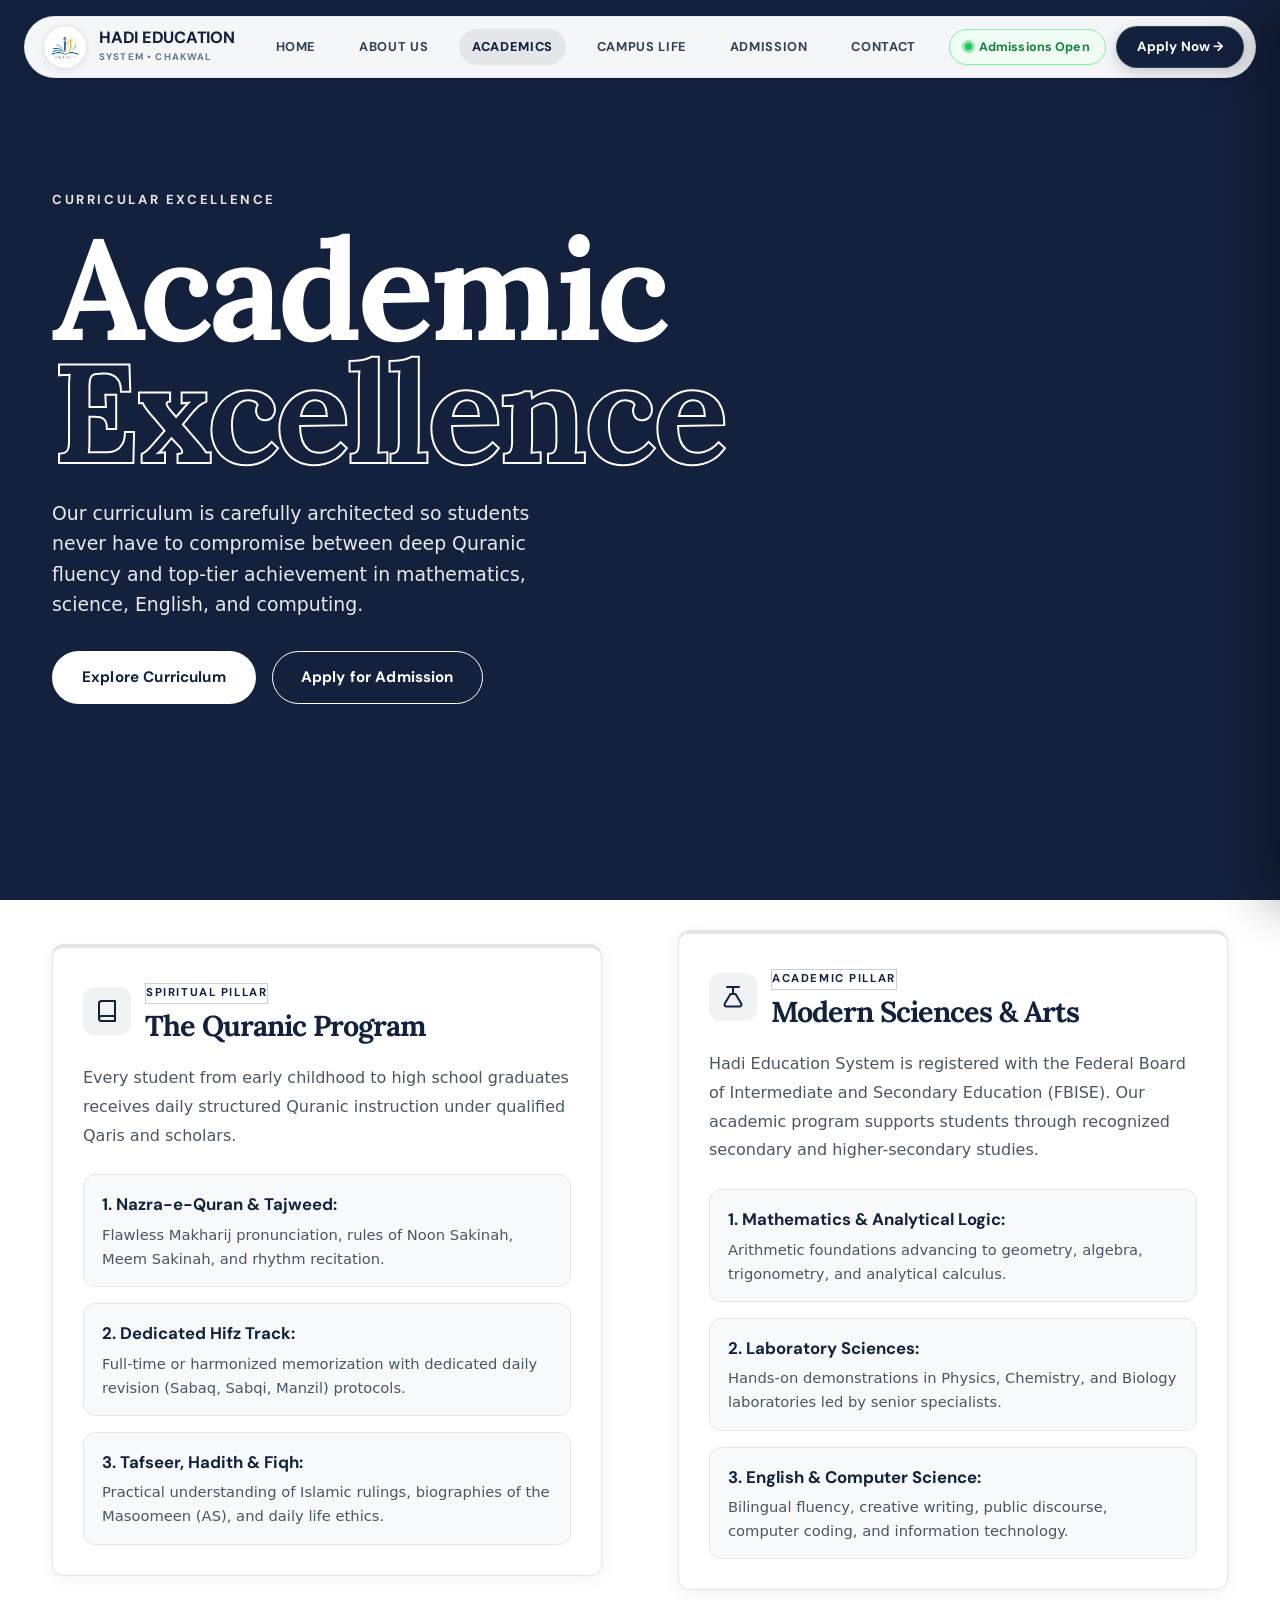
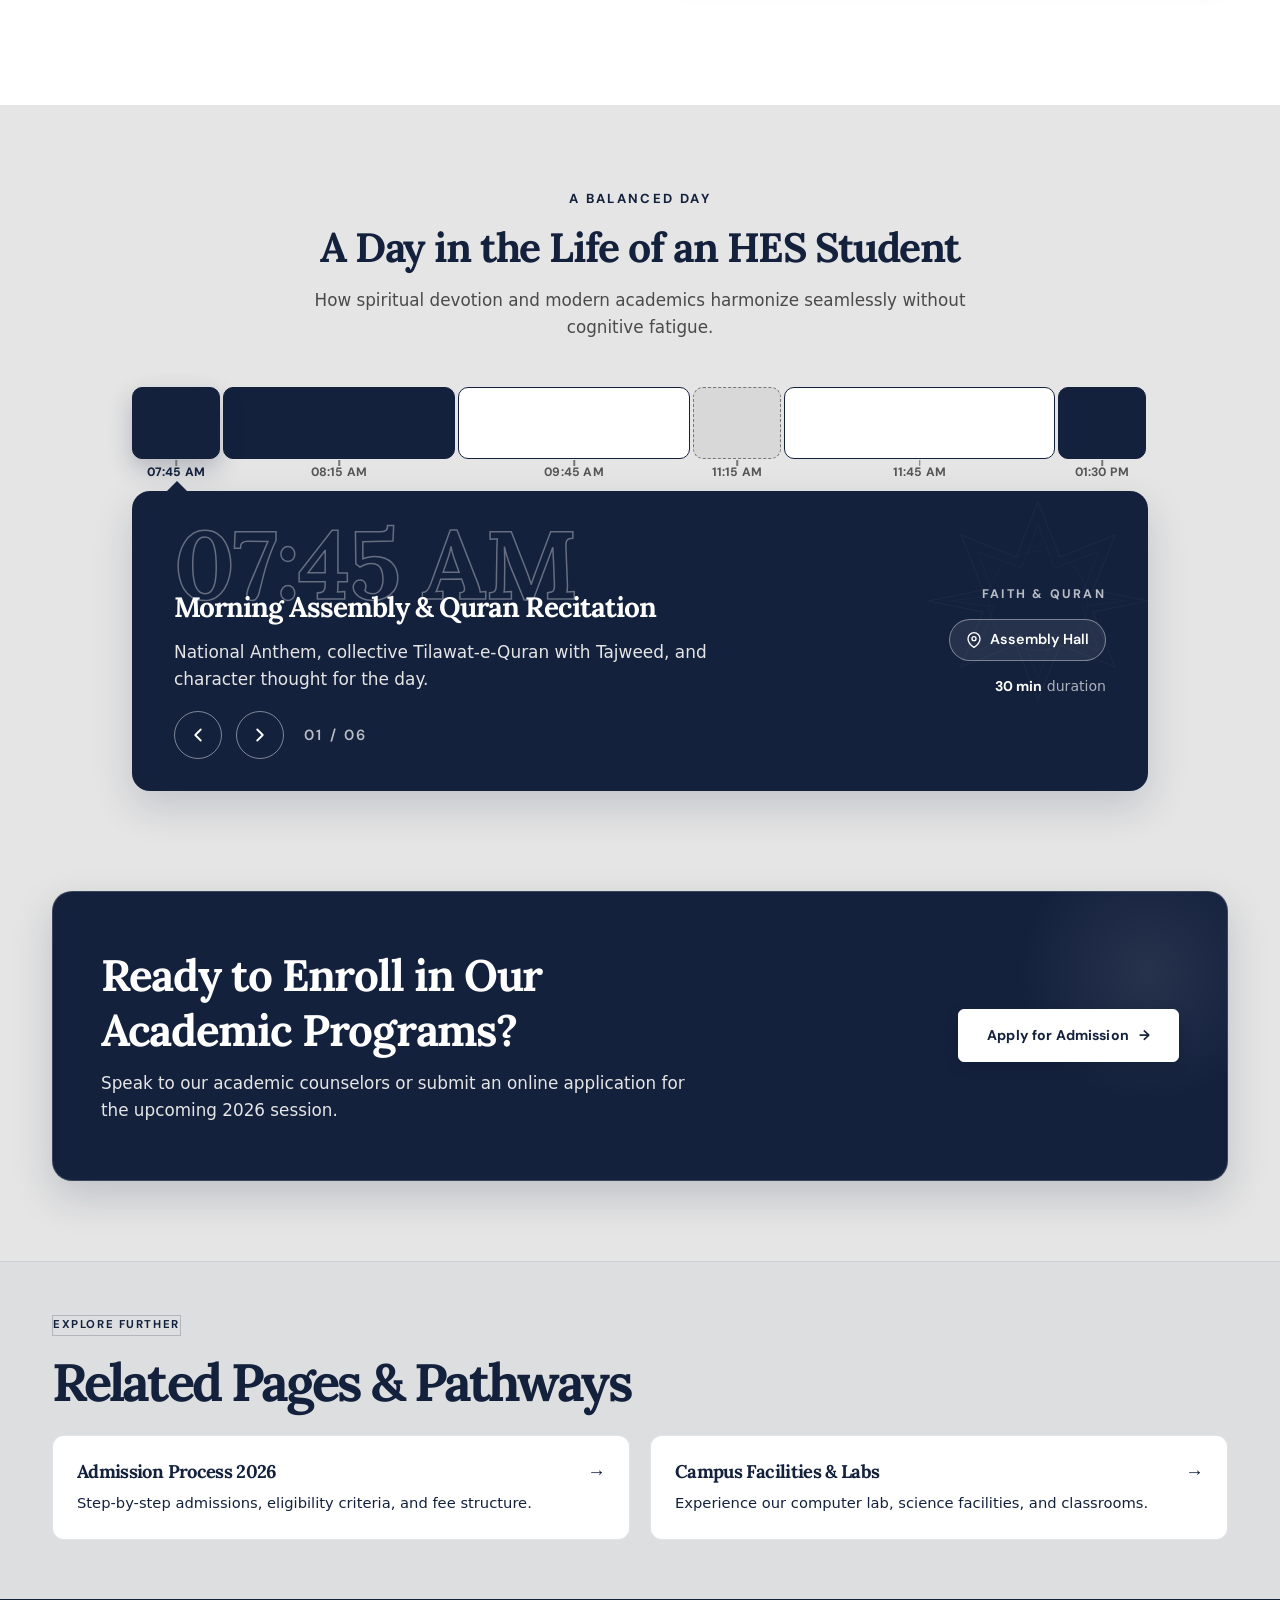
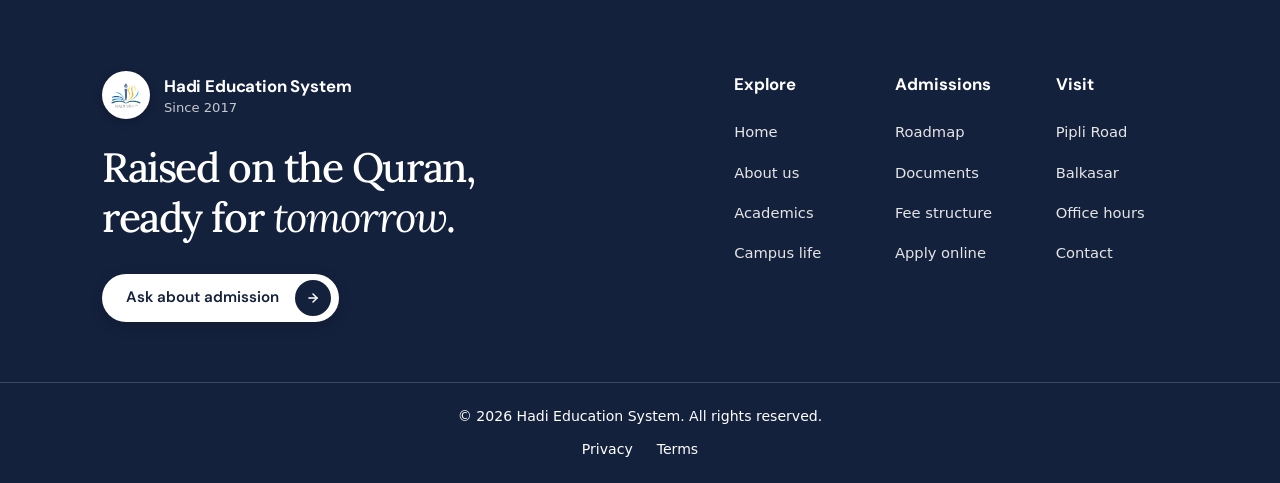
<file: academics.html>
<!DOCTYPE html>
<html lang="en" dir="ltr" data-theme="light" data-gateway="academics">

<head>
  <meta charset="UTF-8">
  <meta name="viewport" content="width=device-width, initial-scale=1.0">
  <meta http-equiv="Cache-Control" content="no-cache, no-store, must-revalidate">
  <meta http-equiv="Pragma" content="no-cache">
  <meta http-equiv="Expires" content="0">

  <title>Academics & Hifz Programme — Hadi Education System</title>
  <meta name="description" content="Explore HES's dual-track curriculum: Tajweed, Hifz & Tafseer alongside FBISE Matric, ICS, Pre-Medical and Pre-Engineering for Classes 6–12 in Chakwal.">
  <!-- TODO: Set canonical when domain is live: <link rel="canonical" href="SITE_URL/academics.html"> -->

  <!-- Single Config: change SITE_URL when production domain is live -->
  <script>window.SITE_URL = window.SITE_URL || 'http://localhost:3000';</script>

  <!-- Favicons & Manifest -->
  <link rel="icon" href="favicon.svg?v=2" type="image/svg+xml">
  <link rel="icon" type="image/png" sizes="32x32" href="favicon-32x32.png?v=2046">
  <link rel="icon" type="image/png" sizes="16x16" href="favicon-16x16.png?v=2046">
  <link rel="icon" href="favicon.ico?v=2046" sizes="any">
  <link rel="apple-touch-icon" href="apple-touch-icon.png?v=2046">
  <link rel="manifest" href="site.webmanifest">
  <meta name="theme-color" content="#14213D">
  <meta name="color-scheme" content="light">

  <!-- Open Graph / Social Sharing -->
  <meta property="og:type" content="website">
  <meta property="og:site_name" content="Hadi Education System">
  <meta property="og:title" content="Academics & Hifz Programme — Hadi Education System">
  <meta property="og:description" content="Dual-track education: sacred Quranic learning alongside FBISE-affiliated science, computing, and matriculation.">
  <!-- TODO: Update og:url when domain is live: <meta property="og:url" content="SITE_URL/academics.html"> -->
  <meta property="og:image" content="assets/images/og/og-academics.jpg">
  <meta property="og:image:width" content="1200">
  <meta property="og:image:height" content="630">
  <meta property="og:image:alt" content="Academic Curriculum and Hifz Programme at HES">
  <meta property="og:locale" content="en_PK">

  <!-- Twitter Card -->
  <meta name="twitter:card" content="summary_large_image">
  <meta name="twitter:title" content="Academics & Hifz Programme — Hadi Education System">
  <meta name="twitter:description" content="Dual-track education: sacred Quranic learning alongside FBISE-affiliated science, computing, and matriculation.">
  <meta name="twitter:image" content="assets/images/og/og-academics.jpg">
  <meta name="twitter:image:alt" content="Academic Curriculum and Hifz Programme at HES">

  <!-- Faster Non-Blocking Font Loading -->
  <link rel="preconnect" href="https://fonts.googleapis.com">
  <link rel="preconnect" href="https://fonts.gstatic.com" crossorigin>
  <link rel="stylesheet" href="https://fonts.googleapis.com/css2?family=DM+Sans:wght@400;500;600;700;800&family=Lora:ital,wght@0,500;0,600;0,700;1,500&display=swap" media="print" onload="this.media='all'">
  <link rel="stylesheet" href="https://fonts.googleapis.com/css2?family=Amiri:ital,wght@0,400;0,700;1,400&family=Noto+Nastaliq+Urdu:wght@400;700&display=swap" media="print" onload="this.media='all'">
  <noscript>
    <link rel="stylesheet" href="https://fonts.googleapis.com/css2?family=Amiri:ital,wght@0,400;0,700;1,400&family=DM+Sans:wght@400;500;600;700;800&family=Lora:ital,wght@0,500;0,600;0,700;1,500&family=Noto+Nastaliq+Urdu:wght@400;700&display=swap">
  </noscript>

  <!-- Preload Critical Hero Image -->
  <link rel="preload" as="image" href="assets/images/boys.webp" type="image/webp">

  <!-- Stylesheets -->
  <link rel="stylesheet" href="assets/css/page-gateway.css?v=2063">
  <link rel="stylesheet" href="assets/css/main.css?v=2063">
</head>

<body class="page-academics">
  <a href="#main-content" class="skip-to-content">Skip to main content</a>

  <!-- Navbar -->
  <header class="navbar">
    <div class="container navbar-inner">
      <a href="index.html?v=2046" class="brand-logo">
        <img class="brand-logo-image" src="assets/images/hadi-education-logo.jpg" alt="Hadi Education System logo">
        <div class="brand-title-wrap">
          <span class="brand-name">HADI EDUCATION</span>
          <span class="brand-tag">SYSTEM • CHAKWAL</span>
        </div>
      </a>

      <nav class="nav-links">
        <a href="index.html?v=2046" class="nav-link" data-en="Home" data-ur="صفحہ اول">Home</a>
        <a href="about.html?v=2046" class="nav-link" data-en="About Us" data-ur="تعارف">About Us</a>
        <a href="academics.html?v=2046" class="nav-link active" data-en="Academics" data-ur="تعلیمی شعبہ">Academics</a>
        <a href="campus-life.html?v=2046" class="nav-link" data-en="Campus Life" data-ur="کیمپس لائف">Campus Life</a>
        <a href="admission.html?v=2046" class="nav-link" data-en="Admission" data-ur="داخلہ">Admission</a>
        <a href="contact.html?v=2046" class="nav-link" data-en="Contact" data-ur="رابطہ">Contact</a>
      </nav>

      <div class="header-actions">
        <!-- Admissions Status Pill Badge -->
        <a href="admission.html?v=2046" class="nav-status-badge" aria-label="Admissions Status">
          <span class="nav-pulse-dot" aria-hidden="true"></span>
          <span data-en="Admissions Open" data-ur="داخلے جاری ہیں">Admissions Open</span>
        </a>

        <!-- Apply CTA -->
        <a href="admission.html?v=2046" class="btn header-cta" data-en="Apply Now →" data-ur="آن لائن داخلہ لیں →">
          Apply Now <span class="cta-arrow" aria-hidden="true">→</span>
        </a>

        <button class="menu-toggle-btn" aria-label="Open Navigation Menu">☰</button>
      </div>
    </div>
  </header>

  <!-- Mobile Drawer -->
  <div class="drawer-overlay"></div>
  <aside class="mobile-drawer">
    <div class="drawer-header">
      <div class="brand-logo">
        <img class="brand-logo-image" src="assets/images/hadi-education-logo.jpg" alt="Hadi Education System logo">
        <div class="brand-title-wrap">
          <span class="brand-name">HES BALKASSAR</span>
          <span class="brand-tag">EST. 2017</span>
        </div>
      </div>
      <button class="drawer-close">&times;</button>
    </div>
    <div class="drawer-links">
      <a href="index.html?v=2046" class="drawer-link" data-en="Home" data-ur="صفحہ اول">Home</a>
      <a href="about.html?v=2046" class="drawer-link" data-en="About Us" data-ur="تعارف">About Us</a>
      <a href="academics.html?v=2046" class="drawer-link active" data-en="Academics" data-ur="تعلیمی شعبہ">Academics</a>
      <a href="campus-life.html?v=2046" class="drawer-link" data-en="Campus Life" data-ur="کیمپس لائف">Campus Life</a>
      <a href="admission.html?v=2046" class="drawer-link" data-en="Admission" data-ur="داخلہ">Admission</a>
      <a href="contact.html?v=2046" class="drawer-link" data-en="Contact" data-ur="رابطہ">Contact</a>
    </div>
    <a href="admission.html?v=2046" class="btn btn-gold" style="width: 100%; text-align: center;" data-en="Apply for Admission"
      data-ur="داخلہ فارم">
      Apply for Admission
    </a>
    <div class="drawer-footer">
      <p class="drawer-copyright" data-en="&copy; 2026 Hadi Education System. All rights reserved." data-ur="© 2026 ہادی ایجوکیشن سسٹم۔ جملہ حقوق محفوظ ہیں۔">
        &copy; 2026 Hadi Education System. All rights reserved.
      </p>
    </div>
  </aside>

  <!-- Main Content -->
  <main id="main-content">


    <!-- =========================================================================
         PAGE HERO (Full-bleed, 100svh, unified rhythm with Campus Life)
         ========================================================================= -->
    <section class="cl-hero page-hero" id="academics-hero" aria-label="Academics at Hadi Education System">
      <!-- Background Image (The Student's Journey) -->
      <div class="cl-hero-bg-wrap" aria-hidden="true">
        <picture>
          <source media="(max-width: 768px)" srcset="assets/images/boys-mobile.webp" type="image/webp">
          <source media="(max-width: 768px)" srcset="assets/images/boys-mobile.jpg">
          <source srcset="assets/images/boys.webp" type="image/webp">
          <img src="assets/images/boys.jpg" alt="Students engaged in learning at Hadi Education System" class="cl-hero-fallback-img" fetchpriority="high" decoding="async" width="2048" height="1362">
        </picture>
      </div>

      <!-- Overlays (Navy Tint & Left-to-Right Reading Gradient) -->
      <div class="cl-hero-tint" aria-hidden="true"></div>
      <div class="cl-hero-gradient" aria-hidden="true"></div>

      <!-- Hero Main Content -->
      <div class="container cl-hero-container">
        <!-- Left: Text Block -->
        <div class="cl-hero-text">
          <span class="cl-hero-tag cl-fade-elem" data-en="CURRICULAR EXCELLENCE" data-ur="منفرد دوہرا تعلیمی نصاب">CURRICULAR EXCELLENCE</span>
          <h1 class="cl-hero-title cl-fade-elem">
            <span class="cl-hero-title-solid" data-en="Academic" data-ur="تعلیمی">Academic</span>
            <span class="cl-hero-title-outline" data-en="Excellence" data-ur="شعبہ جات">Excellence</span>
          </h1>
          <p class="cl-hero-desc cl-fade-elem"
            data-en="Our curriculum is carefully architected so students never have to compromise between deep Quranic fluency and top-tier achievement in mathematics, science, English, and computing."
            data-ur="ہمارا نصاب اس طرح ترتیب دیا گیا ہے کہ طلباء بیک وقت اعلیٰ پائے کے حافظ و قاری بھی بنیں اور جدید سائنس و ریاضی میں بھی نمایاں کامیابی حاصل کریں۔">
            Our curriculum is carefully architected so students never have to compromise between deep Quranic fluency and top-tier achievement in mathematics, science, English, and computing.
          </p>
          <div class="cl-hero-actions cl-fade-elem">
            <a href="#curriculum-tracks" class="btn cl-btn-white" data-en="Explore Curriculum" data-ur="نصاب دیکھیں">
              Explore Curriculum
            </a>
            <a href="admission.html?v=2046" class="btn cl-btn-outline" data-en="Apply for Admission" data-ur="داخلہ لیں">
              Apply for Admission
            </a>
          </div>
        </div>
      </div>
    </section>

    <!-- TWO CORE TRACKS COMPARISON -->
    <section class="section" id="curriculum-tracks" style="padding-top: 30px; background: #FFFFFF;">

      <div class="container">
        <div class="grid-2">
          <!-- Track 1: Quranic Program -->
          <div class="glass-card" style="border-top: 4px solid var(--navy, #14213D);">
            <div style="display: flex; align-items: center; gap: 14px; margin-bottom: 20px;">
              <div style="width: 48px; height: 48px; border-radius: 12px; background: rgba(20, 33, 61, 0.06); display: flex; align-items: center; justify-content: center; flex-shrink: 0;">
                <svg width="24" height="24" viewBox="0 0 24 24" fill="none" stroke="#14213D" stroke-width="2" stroke-linecap="round" stroke-linejoin="round" aria-hidden="true"><path d="M4 19.5A2.5 2.5 0 0 1 6.5 17H20"></path><path d="M6.5 2H20v20H6.5A2.5 2.5 0 0 1 4 19.5v-15A2.5 2.5 0 0 1 6.5 2z"></path></svg>
              </div>
              <div>
                <span class="section-tag" style="margin-bottom: 4px;">Spiritual Pillar</span>
                <h2 style="font-size: 1.8rem; font-family: var(--font-serif); color: var(--navy, #14213D);">The Quranic Program</h2>
              </div>
            </div>
            <p style="color: #4B5563; font-size: 1rem; line-height: 1.8; margin-bottom: 24px;">
              Every student from early childhood to high school graduates receives daily structured Quranic instruction
              under qualified Qaris and scholars.
            </p>
            <div style="display: flex; flex-direction: column; gap: 16px;">
              <div
                style="background: #F8F9FA; padding: 16px 18px; border-radius: 12px; border: 1px solid #E5E5E5;">
                <strong style="color: var(--navy, #14213D); font-size: 1.05rem;">1. Nazra-e-Quran &amp;
                  Tajweed:</strong>
                <p style="font-size: 0.92rem; color: #4B5563; margin-top: 4px; line-height: 1.6;">Flawless Makharij
                  pronunciation, rules of Noon Sakinah, Meem Sakinah, and rhythm recitation.</p>
              </div>
              <div
                style="background: #F8F9FA; padding: 16px 18px; border-radius: 12px; border: 1px solid #E5E5E5;">
                <strong style="color: var(--navy, #14213D); font-size: 1.05rem;">2. Dedicated Hifz Track:</strong>
                <p style="font-size: 0.92rem; color: #4B5563; margin-top: 4px; line-height: 1.6;">Full-time or harmonized
                  memorization with dedicated daily revision (Sabaq, Sabqi, Manzil) protocols.</p>
              </div>
              <div
                style="background: #F8F9FA; padding: 16px 18px; border-radius: 12px; border: 1px solid #E5E5E5;">
                <strong style="color: var(--navy, #14213D); font-size: 1.05rem;">3. Tafseer, Hadith &amp;
                  Fiqh:</strong>
                <p style="font-size: 0.92rem; color: #4B5563; margin-top: 4px; line-height: 1.6;">Practical understanding of
                  Islamic rulings, biographies of the Masoomeen (AS), and daily life ethics.</p>
              </div>
            </div>
          </div>

          <!-- Track 2: Modern Curriculum -->
          <div class="glass-card" style="border-top: 4px solid var(--navy, #14213D);">
            <div style="display: flex; align-items: center; gap: 14px; margin-bottom: 20px;">
              <div style="width: 48px; height: 48px; border-radius: 12px; background: rgba(20, 33, 61, 0.06); display: flex; align-items: center; justify-content: center; flex-shrink: 0;">
                <svg width="24" height="24" viewBox="0 0 24 24" fill="none" stroke="#14213D" stroke-width="2" stroke-linecap="round" stroke-linejoin="round" aria-hidden="true"><line x1="6" y1="2" x2="18" y2="2"></line><line x1="12" y1="2" x2="12" y2="9"></line><path d="M9.5 9l-5.7 9.5A2 2 0 0 0 5.5 21.5h13a2 2 0 0 0 1.7-3L14.5 9h-5z"></path></svg>
              </div>
              <div>
                <span class="section-tag" style="margin-bottom: 4px;">Academic Pillar</span>
                <h2 style="font-size: 1.8rem; font-family: var(--font-serif); color: var(--navy, #14213D);">Modern Sciences &amp; Arts</h2>
              </div>
            </div>
            <p style="color: #4B5563; font-size: 1rem; line-height: 1.8; margin-bottom: 24px;">
              Hadi Education System is registered with the Federal Board of Intermediate and Secondary Education
              (FBISE). Our academic program supports students through recognized secondary and higher-secondary studies.
            </p>
            <div style="display: flex; flex-direction: column; gap: 16px;">
              <div
                style="background: #F8F9FA; padding: 16px 18px; border-radius: 12px; border: 1px solid #E5E5E5;">
                <strong style="color: var(--navy, #14213D); font-size: 1.05rem;">1. Mathematics &amp; Analytical
                  Logic:</strong>
                <p style="font-size: 0.92rem; color: #4B5563; margin-top: 4px; line-height: 1.6;">Arithmetic foundations
                  advancing to geometry, algebra, trigonometry, and analytical calculus.</p>
              </div>
              <div
                style="background: #F8F9FA; padding: 16px 18px; border-radius: 12px; border: 1px solid #E5E5E5;">
                <strong style="color: var(--navy, #14213D); font-size: 1.05rem;">2. Laboratory Sciences:</strong>
                <p style="font-size: 0.92rem; color: #4B5563; margin-top: 4px; line-height: 1.6;">Hands-on demonstrations in
                  Physics, Chemistry, and Biology laboratories led by senior specialists.</p>
              </div>
              <div
                style="background: #F8F9FA; padding: 16px 18px; border-radius: 12px; border: 1px solid #E5E5E5;">
                <strong style="color: var(--navy, #14213D); font-size: 1.05rem;">3. English &amp; Computer
                  Science:</strong>
                <p style="font-size: 0.92rem; color: #4B5563; margin-top: 4px; line-height: 1.6;">Bilingual fluency, creative
                  writing, public discourse, computer coding, and information technology.</p>
              </div>
            </div>
          </div>
        </div>
      </div>
    </section>

    <!-- A DAY IN THE LIFE OF AN HES STUDENT (THE BALANCED DAY BAR) -->
    <section class="section bd-section" id="day-in-life-section" aria-labelledby="bdSectionTitle">
      <div class="container bd-container">

        <!-- 1. Header (Centered) -->
        <div class="bd-header reveal">
          <span class="bd-tag" data-en="A BALANCED DAY" data-ur="متوازن روزمرہ شیڈول">A BALANCED DAY</span>
          <h2 class="bd-title" id="bdSectionTitle" data-en="A Day in the Life of an HES Student"
            data-ur="اسکول کا متوازن روزمرہ شیڈول">
            A Day in the Life of an HES Student
          </h2>
          <p class="bd-subtitle"
            data-en="How spiritual devotion and modern academics harmonize seamlessly without cognitive fatigue."
            data-ur="کس طرح دینی اور دنیاوی سرگرمیاں نظم و ضبط کے ساتھ آگے بڑھتی ہیں۔">
            How spiritual devotion and modern academics harmonize seamlessly without cognitive fatigue.
          </p>
        </div>


        <!-- 3. Desktop The Balanced Day Bar -->
        <div class="bd-bar-wrap reveal" aria-hidden="false">
          <div class="bd-day-bar" role="tablist" aria-label="School day period bar" id="bdDayBar">
            <button type="button" class="bd-segment bd-seg-faith is-active" role="tab" aria-selected="true"
              aria-controls="bdDetailPanel" id="bd-tab-0" data-index="0" data-duration="30"
              aria-label="07:45 AM Morning Assembly &amp; Quran Recitation (Faith &amp; Quran, 30 min)">
              <span class="bd-seg-tick" aria-hidden="true"></span>
              <span class="bd-seg-time" aria-hidden="true">07:45<span class="bd-seg-ampm"> AM</span></span>
            </button>

            <button type="button" class="bd-segment bd-seg-faith" role="tab" aria-selected="false"
              aria-controls="bdDetailPanel" id="bd-tab-1" data-index="1" data-duration="90"
              aria-label="08:15 AM Quranic Immersion &amp; Hifz Period (Faith &amp; Quran, 1 hr 30 min)">
              <span class="bd-seg-tick" aria-hidden="true"></span>
              <span class="bd-seg-time" aria-hidden="true">08:15<span class="bd-seg-ampm"> AM</span></span>
            </button>

            <button type="button" class="bd-segment bd-seg-academics" role="tab" aria-selected="false"
              aria-controls="bdDetailPanel" id="bd-tab-2" data-index="2" data-duration="90"
              aria-label="09:45 AM Mathematics &amp; Science Labs (Academics, 1 hr 30 min)">
              <span class="bd-seg-tick" aria-hidden="true"></span>
              <span class="bd-seg-time" aria-hidden="true">09:45<span class="bd-seg-ampm"> AM</span></span>
            </button>

            <button type="button" class="bd-segment bd-seg-break" role="tab" aria-selected="false"
              aria-controls="bdDetailPanel" id="bd-tab-3" data-index="3" data-duration="30"
              aria-label="11:15 AM Nutritional Break &amp; Outdoor Social Play (Break, 30 min)">
              <span class="bd-seg-tick" aria-hidden="true"></span>
              <span class="bd-seg-time" aria-hidden="true">11:15<span class="bd-seg-ampm"> AM</span></span>
            </button>

            <button type="button" class="bd-segment bd-seg-academics" role="tab" aria-selected="false"
              aria-controls="bdDetailPanel" id="bd-tab-4" data-index="4" data-duration="105"
              aria-label="11:45 AM English, Computer Science &amp; Arts (Academics, 1 hr 45 min)">
              <span class="bd-seg-tick" aria-hidden="true"></span>
              <span class="bd-seg-time" aria-hidden="true">11:45<span class="bd-seg-ampm"> AM</span></span>
            </button>

            <button type="button" class="bd-segment bd-seg-faith" role="tab" aria-selected="false"
              aria-controls="bdDetailPanel" id="bd-tab-5" data-index="5" data-duration="30"
              aria-label="01:30 PM Congregational Zuhr Prayer &amp; Dismissal (Faith &amp; Quran, 30 min)">
              <span class="bd-seg-tick" aria-hidden="true"></span>
              <span class="bd-seg-time" aria-hidden="true">01:30<span class="bd-seg-ampm"> PM</span></span>
            </button>
          </div>
        </div>

        <!-- 4. Desktop Detail Panel (Fixed height ~300px, Navy background, Notch pointing to active segment) -->
        <div class="bd-panel-container reveal">
          <!-- Sliding Notch (Triangle pointing up to active segment) -->
          <div class="bd-notch" id="bdNotch" aria-hidden="true"></div>

          <div class="bd-panel" id="bdDetailPanel" role="tabpanel" aria-labelledby="bd-tab-0" aria-live="polite" tabindex="0">
            <!-- Faint Corner Islamic Geometric Star Pattern (~6% opacity) -->
            <div class="bd-panel-corner-pattern" aria-hidden="true">
              <svg viewBox="0 0 240 240" width="220" height="220" fill="none" stroke="#FFFFFF" stroke-width="1.2">
                <polygon points="120,12 144,72 204,48 180,108 240,120 180,132 204,192 144,168 120,228 96,168 36,192 60,132 0,120 60,108 36,48 96,72" opacity="0.6"/>
                <polygon points="120,36 138,84 186,66 168,114 216,120 168,126 186,174 138,156 120,204 102,156 54,174 72,126 24,120 72,114 54,66 102,84" opacity="0.4"/>
                <circle cx="120" cy="120" r="54" opacity="0.35"/>
              </svg>
            </div>

            <div class="bd-panel-grid">
              <!-- Left Column: Giant outlined time numeral, title & description -->
              <div class="bd-panel-left">
                <div class="bd-giant-time" id="bdGiantTime" aria-hidden="true">07:45 AM</div>
                <h3 class="bd-panel-title" id="bdPanelTitle">Morning Assembly &amp; Quran Recitation</h3>
                <p class="bd-panel-desc" id="bdPanelDesc">
                  National Anthem, collective Tilawat-e-Quran with Tajweed, and character thought for the day.
                </p>

                <!-- Bottom Controls (Arrow Buttons & Counter) -->
                <div class="bd-controls">
                  <button type="button" class="bd-arrow-btn bd-prev-btn" id="bdPrevBtn" aria-label="Previous period">
                    <svg viewBox="0 0 24 24" width="22" height="22" fill="none" stroke="currentColor" stroke-width="2" stroke-linecap="round" stroke-linejoin="round" aria-hidden="true">
                      <polyline points="15 18 9 12 15 6"></polyline>
                    </svg>
                  </button>
                  <button type="button" class="bd-arrow-btn bd-next-btn" id="bdNextBtn" aria-label="Next period">
                    <svg viewBox="0 0 24 24" width="22" height="22" fill="none" stroke="currentColor" stroke-width="2" stroke-linecap="round" stroke-linejoin="round" aria-hidden="true">
                      <polyline points="9 18 15 12 9 6"></polyline>
                    </svg>
                  </button>
                  <div class="bd-counter" id="bdCounter" aria-label="Period counter">01 / 06</div>
                </div>
              </div>

              <!-- Right Column: Category label, location chip, duration -->
              <div class="bd-panel-right">
                <div class="bd-meta-block">
                  <span class="bd-cat-badge" id="bdCatBadge">FAITH &amp; QURAN</span>
                  <div class="bd-location-chip" id="bdLocationChip">
                    <svg viewBox="0 0 24 24" width="16" height="16" fill="none" stroke="currentColor" stroke-width="2" stroke-linecap="round" stroke-linejoin="round" aria-hidden="true">
                      <path d="M21 10c0 7-9 13-9 13s-9-6-9-13a9 9 0 0 1 18 0z"></path>
                      <circle cx="12" cy="10" r="3"></circle>
                    </svg>
                    <span id="bdLocationText">Assembly Hall</span>
                  </div>
                  <div class="bd-duration-text" id="bdDurationText">
                    <span class="bd-duration-num">30 min</span> duration
                  </div>
                </div>
              </div>
            </div>
          </div>
        </div>



        <!-- 6. No-JS Fallback: Plain stacked cards with category borders -->
        <noscript>
          <div class="bd-noscript-stack">
            <div class="bd-mob-card bd-card-faith">
              <div class="bd-mob-time-col">
                <span class="bd-mob-time">07:45 AM</span>
                <span class="bd-mob-cat-tag">Faith</span>
              </div>
              <div class="bd-mob-content">
                <h3 class="bd-mob-title">Morning Assembly &amp; Quran Recitation</h3>
                <p class="bd-mob-desc">National Anthem, collective Tilawat-e-Quran with Tajweed, and character thought for the day.</p>
                <div class="bd-mob-meta">
                  <span class="bd-mob-location">Assembly Hall</span>
                  <span class="bd-mob-dur">30 min</span>
                </div>
              </div>
            </div>
            <div class="bd-mob-card bd-card-faith">
              <div class="bd-mob-time-col">
                <span class="bd-mob-time">08:15 AM</span>
                <span class="bd-mob-cat-tag">Faith</span>
              </div>
              <div class="bd-mob-content">
                <h3 class="bd-mob-title">Quranic Immersion &amp; Hifz Period</h3>
                <p class="bd-mob-desc">Fresh morning minds focus on Nazra mastery, memorization circles, and individual Tajweed drills.</p>
                <div class="bd-mob-meta">
                  <span class="bd-mob-location">Hifz Sanctuary</span>
                  <span class="bd-mob-dur">1 hr 30 min</span>
                </div>
              </div>
            </div>
            <div class="bd-mob-card bd-card-academics">
              <div class="bd-mob-time-col">
                <span class="bd-mob-time">09:45 AM</span>
                <span class="bd-mob-cat-tag">Academics</span>
              </div>
              <div class="bd-mob-content">
                <h3 class="bd-mob-title">Mathematics &amp; Science Labs</h3>
                <p class="bd-mob-desc">Core academic periods: quantitative problem-solving, laboratory demonstrations, and theory.</p>
                <div class="bd-mob-meta">
                  <span class="bd-mob-location">Science Lab</span>
                  <span class="bd-mob-dur">1 hr 30 min</span>
                </div>
              </div>
            </div>
            <div class="bd-mob-card bd-card-break">
              <div class="bd-mob-time-col">
                <span class="bd-mob-time">11:15 AM</span>
                <span class="bd-mob-cat-tag">Break</span>
              </div>
              <div class="bd-mob-content">
                <h3 class="bd-mob-title">Nutritional Break &amp; Outdoor Social Play</h3>
                <p class="bd-mob-desc">Hygienic snacks, peer bonding, and refreshing outdoor break in secure campus grounds.</p>
                <div class="bd-mob-meta">
                  <span class="bd-mob-location">Campus Grounds</span>
                  <span class="bd-mob-dur">30 min</span>
                </div>
              </div>
            </div>
            <div class="bd-mob-card bd-card-academics">
              <div class="bd-mob-time-col">
                <span class="bd-mob-time">11:45 AM</span>
                <span class="bd-mob-cat-tag">Academics</span>
              </div>
              <div class="bd-mob-content">
                <h3 class="bd-mob-title">English, Computer Science &amp; Arts</h3>
                <p class="bd-mob-desc">Language speaking workshops, computer programming drills, Islamic calligraphy, and social studies.</p>
                <div class="bd-mob-meta">
                  <span class="bd-mob-location">Computer Lab</span>
                  <span class="bd-mob-dur">1 hr 45 min</span>
                </div>
              </div>
            </div>
            <div class="bd-mob-card bd-card-faith">
              <div class="bd-mob-time-col">
                <span class="bd-mob-time">01:30 PM</span>
                <span class="bd-mob-cat-tag">Faith</span>
              </div>
              <div class="bd-mob-content">
                <h3 class="bd-mob-title">Congregational Zuhr Prayer &amp; Dismissal</h3>
                <p class="bd-mob-desc">Collective Zuhr prayer in the school mosque followed by orderly transport dispatch.</p>
                <div class="bd-mob-meta">
                  <span class="bd-mob-location">School Mosque</span>
                  <span class="bd-mob-dur">30 min</span>
                </div>
              </div>
            </div>
          </div>
        </noscript>

      </div>
    </section>

    <!-- CALL TO ACTION -->
    <section class="section" style="padding: 20px 0 80px; background: var(--gray, #E5E5E5);">
      <div class="container">
        <div class="cta-banner">
          <div>
            <h2>Ready to Enroll in Our Academic Programs?</h2>
            <p>Speak to our academic counselors or submit an online application for the upcoming 2026 session.</p>
          </div>
          <div>
            <a href="admission.html?v=2046" class="btn btn-gold">Apply for Admission <span>→</span></a>
          </div>
        </div>
      </div>
    </section>

  
    <!-- Related Pages Internal Linking -->
    <section class="related-pages-section" aria-label="Related Pages">
      <div class="container">
        <span class="section-tag">Explore Further</span>
        <h2 class="section-title">Related Pages &amp; Pathways</h2>
        <div class="related-pages-grid">
          <a href="admission.html" class="related-page-card" data-track-event="related_page_click" data-track-label="admission.html">
            <h3><span>Admission Process 2026</span> <span aria-hidden="true">→</span></h3>
            <p>Step-by-step admissions, eligibility criteria, and fee structure.</p>
          </a>
          <a href="campus-life.html" class="related-page-card" data-track-event="related_page_click" data-track-label="campus-life.html">
            <h3><span>Campus Facilities & Labs</span> <span aria-hidden="true">→</span></h3>
            <p>Experience our computer lab, science facilities, and classrooms.</p>
          </a>
        </div>
      </div>
    </section>
  </main>

  <!-- FOOTER -->
    <!-- ==========================================================================
       THE CAMPUS SKYLINE — GLOBAL SHARED FOOTER
       ========================================================================== -->
  <footer class="footer footer-skyline" id="campus-skyline" role="contentinfo">

    <div class="container footer-container">
      <!-- Top Row: Left Brand/Sign-off/CTA + Right 3 Link Columns -->
      <div class="footer-top-row">
        <!-- Left Column -->
        <div class="footer-col-left">
          <!-- Logo Brand Emblem -->
          <div class="skyline-brand">
            <div class="skyline-logo-wrap">
              <img src="assets/images/hadi-education-logo.jpg" alt="Hadi Education System logo" class="skyline-logo-img" width="48" height="48">
            </div>
            <div class="skyline-brand-text">
              <div class="skyline-brand-name" data-en="Hadi Education System" data-ur="ہادی ایجوکیشن سسٹم">Hadi Education System</div>
              <div class="skyline-brand-sub" data-en="Since 2017" data-ur="قیام 2017">Since 2017</div>
            </div>
          </div>

          <!-- Lora Sign-off Line -->
          <h2 class="footer-sign-off" data-en="Raised on the Quran,&lt;br&gt;ready for &lt;em&gt;tomorrow&lt;/em&gt;." data-ur="قرآن سے تربیت،&lt;br&gt;&lt;em&gt;مستقبل&lt;/em&gt; کے لیے تیار۔">Raised on the Quran,<br>ready for <em>tomorrow</em>.</h2>

          <!-- White Pill Button with Navy Arrow Circle -->
          <a href="https://wa.me/923145075399?text=Assalam-o-Alaikum,%20I%20would%20like%20to%20inquire%20about%20admissions%20at%20Hadi%20Education%20System." class="footer-cta-btn" id="footerWhatsappCta" target="_blank" rel="noopener" aria-label="Ask about admission on WhatsApp">
            <span class="footer-cta-label" data-en="Ask about admission" data-ur="داخلے کے متعلق معلومات">Ask about admission</span>
            <span class="footer-cta-arrow" aria-hidden="true">
              <svg width="14" height="14" viewBox="0 0 24 24" fill="none" stroke="currentColor" stroke-width="2.5" stroke-linecap="round" stroke-linejoin="round">
                <line x1="5" y1="12" x2="19" y2="12"></line>
                <polyline points="12 5 19 12 12 19"></polyline>
              </svg>
            </span>
          </a>
        </div>

        <!-- Right Column: 3 Link Groups in DM Sans -->
        <div class="footer-col-right">
          <!-- Column 1: Explore -->
          <details class="footer-link-group" open>
            <summary class="footer-group-title">
              <span data-en="Explore" data-ur="دریافت کریں">Explore</span>
              <span class="footer-accordion-icon" aria-hidden="true">
                <svg width="18" height="18" viewBox="0 0 24 24" fill="none" stroke="currentColor" stroke-width="2" stroke-linecap="round" stroke-linejoin="round"><polyline points="6 9 12 15 18 9"></polyline></svg>
              </span>
            </summary>
            <ul class="footer-links-list">
              <li><a href="index.html" class="footer-nav-link" data-en="Home" data-ur="صفحہ اول">Home</a></li>
              <li><a href="about.html" class="footer-nav-link" data-en="About us" data-ur="ہمارے بارے میں">About us</a></li>
              <li><a href="academics.html" class="footer-nav-link" data-en="Academics" data-ur="تعلیمی شعبہ">Academics</a></li>
              <li><a href="campus-life.html" class="footer-nav-link" data-en="Campus life" data-ur="کیمپس لائف">Campus life</a></li>
            </ul>
          </details>

          <!-- Column 2: Admissions -->
          <details class="footer-link-group" open>
            <summary class="footer-group-title">
              <span data-en="Admissions" data-ur="داخلہ طریقہ کار">Admissions</span>
              <span class="footer-accordion-icon" aria-hidden="true">
                <svg width="18" height="18" viewBox="0 0 24 24" fill="none" stroke="currentColor" stroke-width="2" stroke-linecap="round" stroke-linejoin="round"><polyline points="6 9 12 15 18 9"></polyline></svg>
              </span>
            </summary>
            <ul class="footer-links-list">
              <li><a href="admission.html#admission-roadmap" class="footer-nav-link" data-en="Roadmap" data-ur="داخلہ روڈ میپ">Roadmap</a></li>
              <li><a href="admission.html#ar-station-2" class="footer-nav-link" data-en="Documents" data-ur="دستاویزات کی فہرست">Documents</a></li>
              <li><a href="admission.html#application-form" class="footer-nav-link" data-en="Fee structure" data-ur="فیس شیڈول">Fee structure</a></li>
              <li><a href="admission.html#application-form" class="footer-nav-link" data-en="Apply online" data-ur="آن لائن درخواست">Apply online</a></li>
            </ul>
          </details>

          <!-- Column 3: Visit -->
          <details class="footer-link-group" open>
            <summary class="footer-group-title">
              <span data-en="Visit" data-ur="کیمپس وزٹ">Visit</span>
              <span class="footer-accordion-icon" aria-hidden="true">
                <svg width="18" height="18" viewBox="0 0 24 24" fill="none" stroke="currentColor" stroke-width="2" stroke-linecap="round" stroke-linejoin="round"><polyline points="6 9 12 15 18 9"></polyline></svg>
              </span>
            </summary>
            <ul class="footer-links-list">
              <li><a href="contact.html" class="footer-nav-link" id="footerAddressRoad" data-en="Pipli Road" data-ur="پپلی روڈ">Pipli Road</a></li>
              <li><a href="contact.html" class="footer-nav-link" id="footerAddressCity" data-en="Balkasar" data-ur="بلکسر">Balkasar</a></li>
              <li><a href="contact.html" class="footer-nav-link" id="footerHoursLink" data-en="Office hours" data-ur="دفتری اوقات">Office hours</a></li>
              <li><a href="contact.html" class="footer-nav-link" data-en="Contact" data-ur="رابطہ">Contact</a></li>
            </ul>
          </details>
        </div>
      </div>
    </div>

    <!-- Legal Strip below Skyline (Complete Blue to bottom) -->
    <div class="footer-legal-strip">
      <div class="container footer-legal-container">
        <p class="footer-legal-copyright">
          <span data-en="© 2026 Hadi Education System" data-ur="© 2026 ہادی ایجوکیشن سسٹم">© 2026 Hadi Education System</span><span class="footer-legal-rights" data-en=". All rights reserved." data-ur="۔ جملہ حقوق محفوظ ہیں۔">. All rights reserved.</span>
        </p>
        <div class="footer-legal-links">
          <a href="privacy.html" class="footer-legal-link" data-en="Privacy" data-ur="پرائیویسی">Privacy</a>
          <a href="privacy.html#terms" class="footer-legal-link" data-en="Terms" data-ur="شرائط">Terms</a>
        </div>
      </div>
    </div>
  </footer>

  <div id="ai-chat-window" class="ai-chat-window">
    <div class="chat-header">
      <div class="chat-header-title"><span>✨</span> Hadi AI Virtual Advisor</div>
      <button id="close-ai-chat" class="chat-close-btn">&times;</button>
    </div>
    <div id="ai-chat-messages" class="chat-body">
      <div class="chat-msg bot">Assalam-o-Alaikum! Feel free to ask about our Quranic program, Hifz track, or modern
        subjects.</div>
    </div>
    <div class="chat-footer">
      <input type="text" id="ai-chat-input" class="chat-input" placeholder="Ask about our curriculum...">
      <button id="ai-chat-send" class="chat-send-btn">➤</button>
    </div>
  </div>

  <script src="assets/js/siteContent.js?v=2046"></script>
  <script src="assets/js/page-gateway.js?v=2063"></script>
  <script src="assets/js/toast.js?v=2046"></script>
  <script src="assets/js/analytics.js?v=2046" defer></script>
  <script src="assets/js/app.js?v=2063"></script>
</body>

</html>
</file>
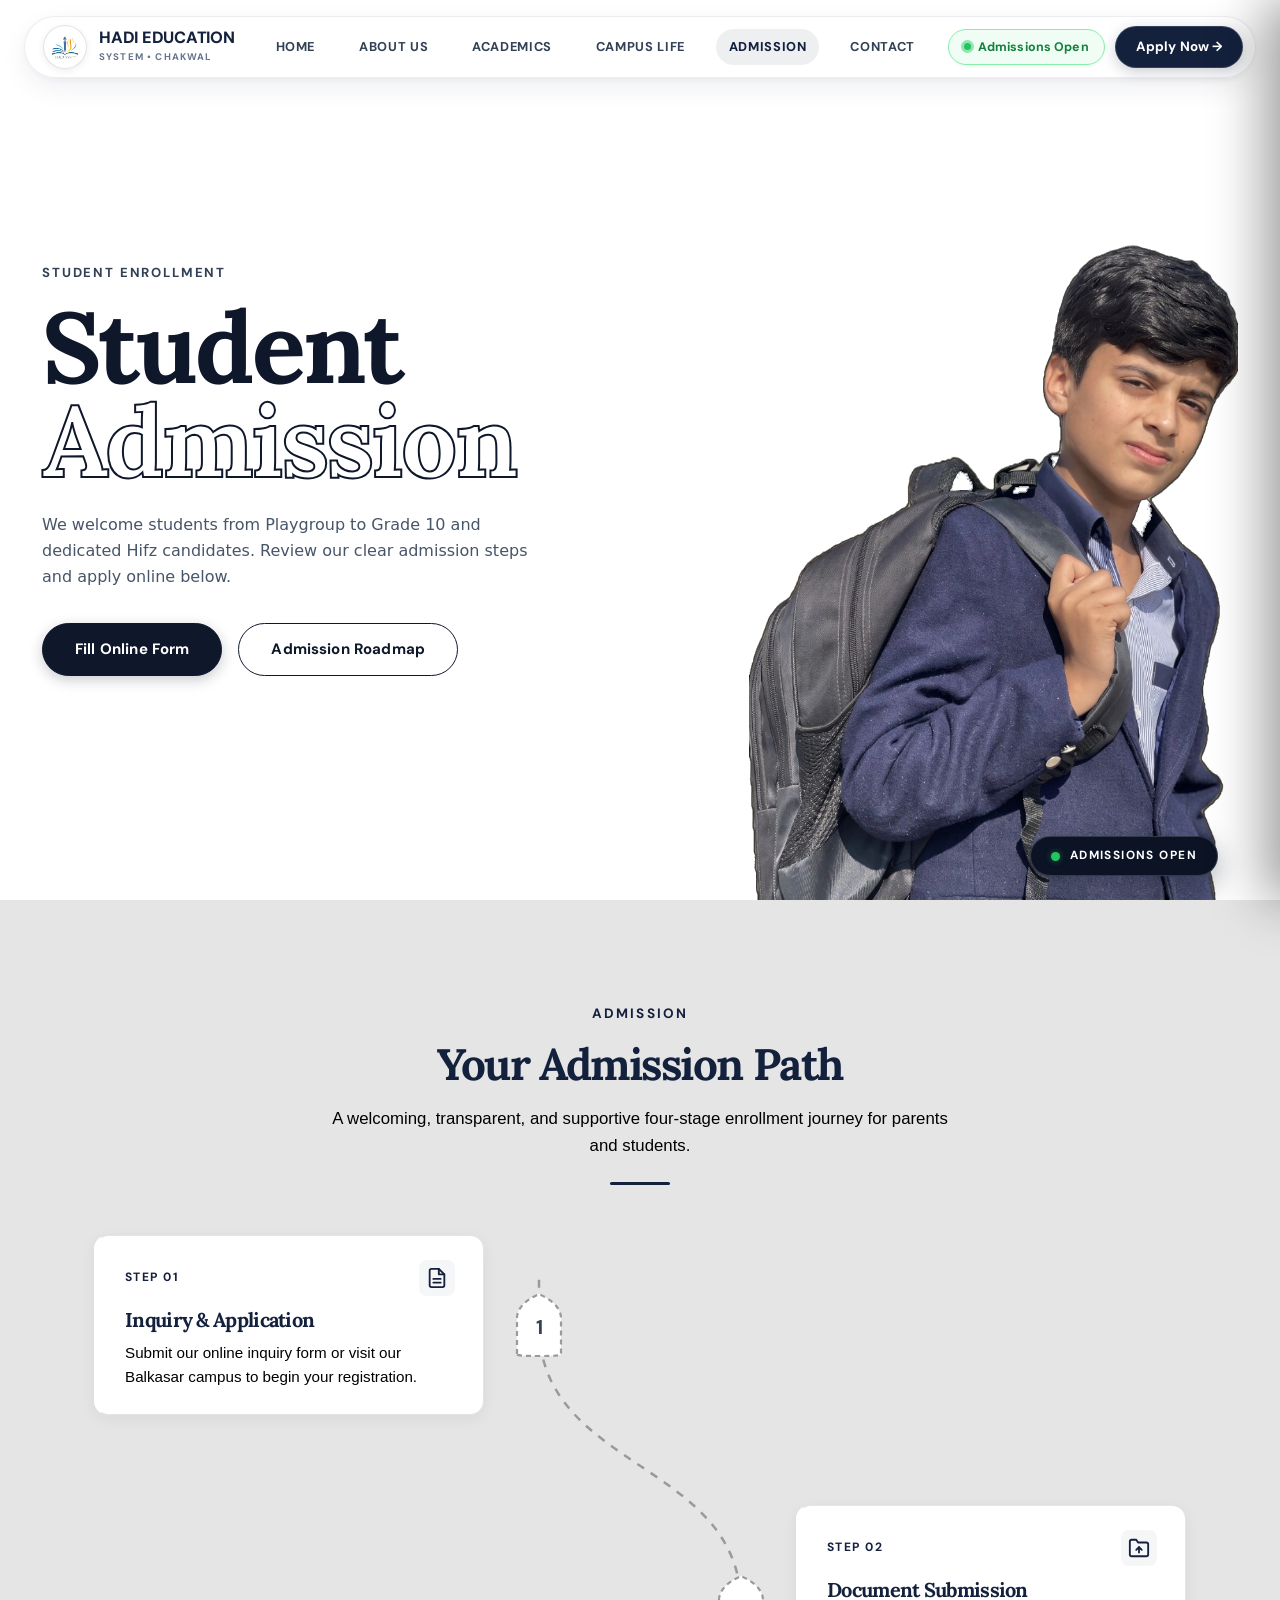
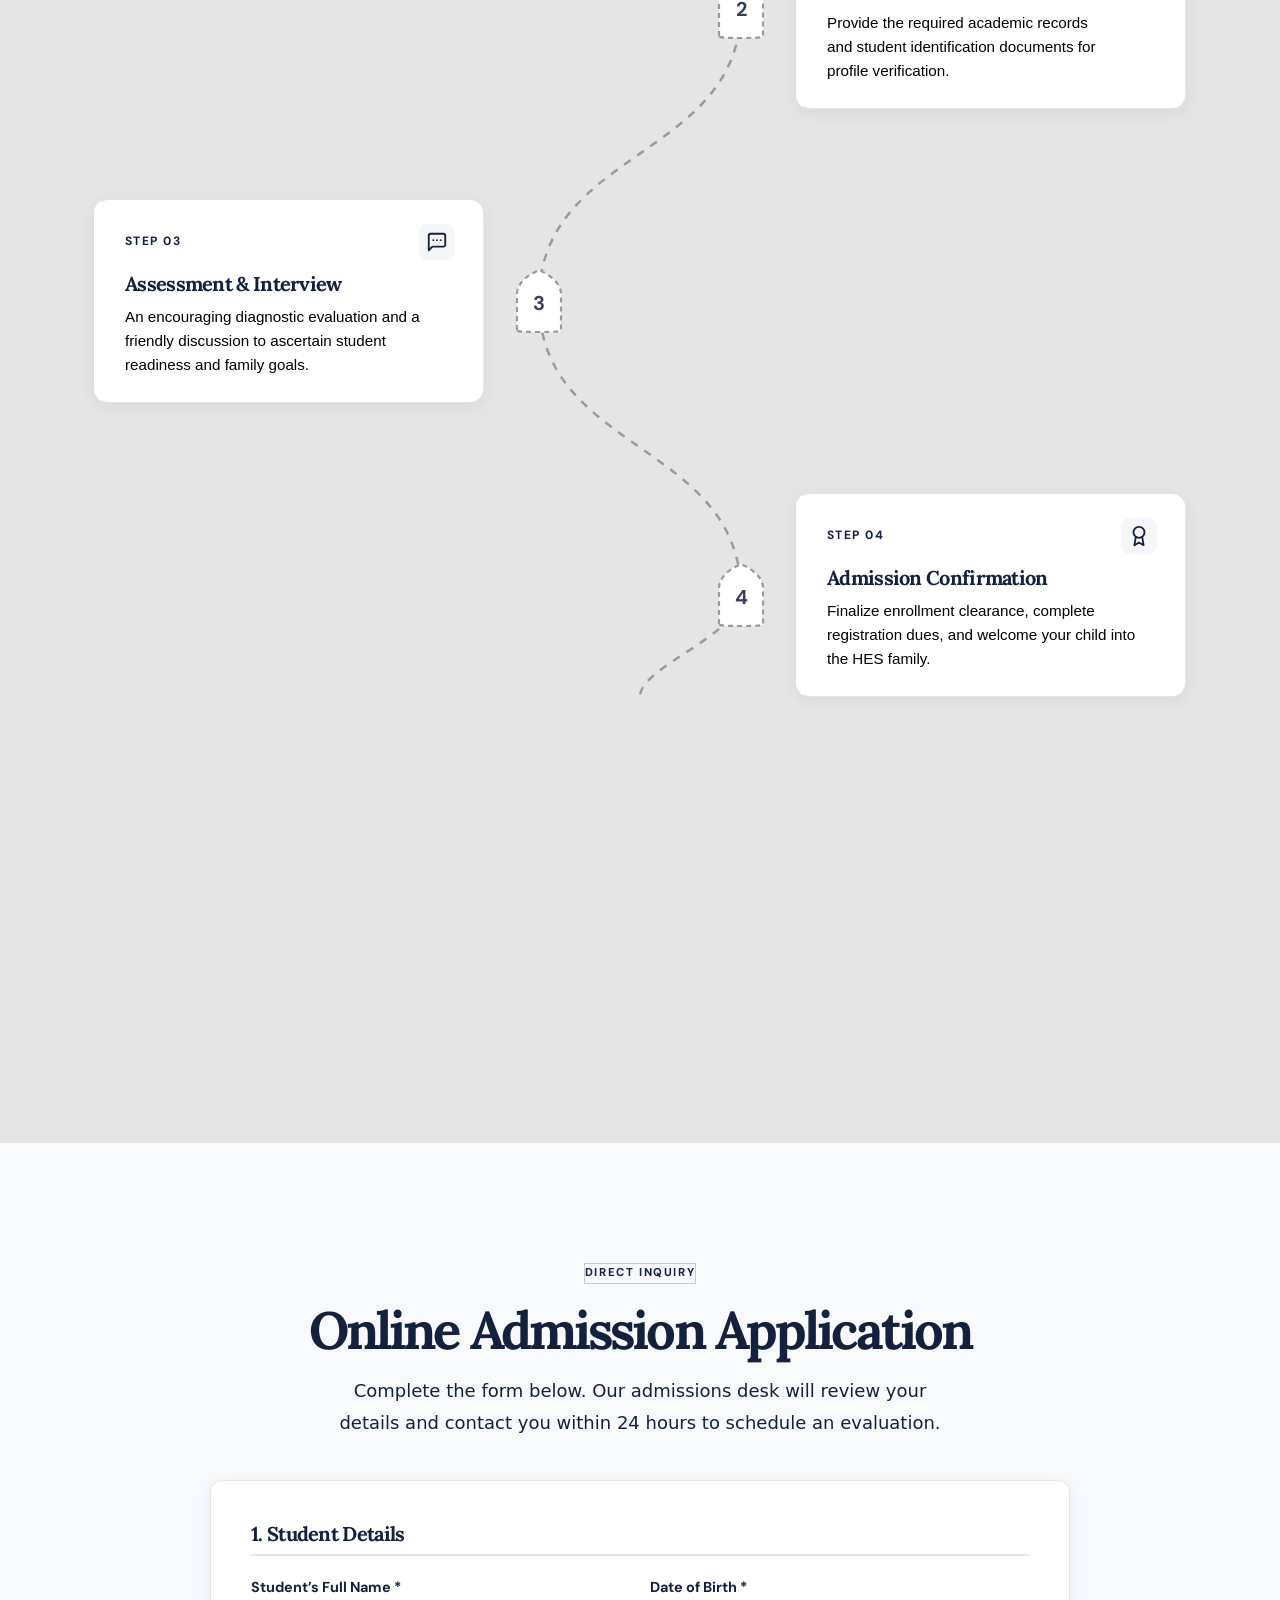
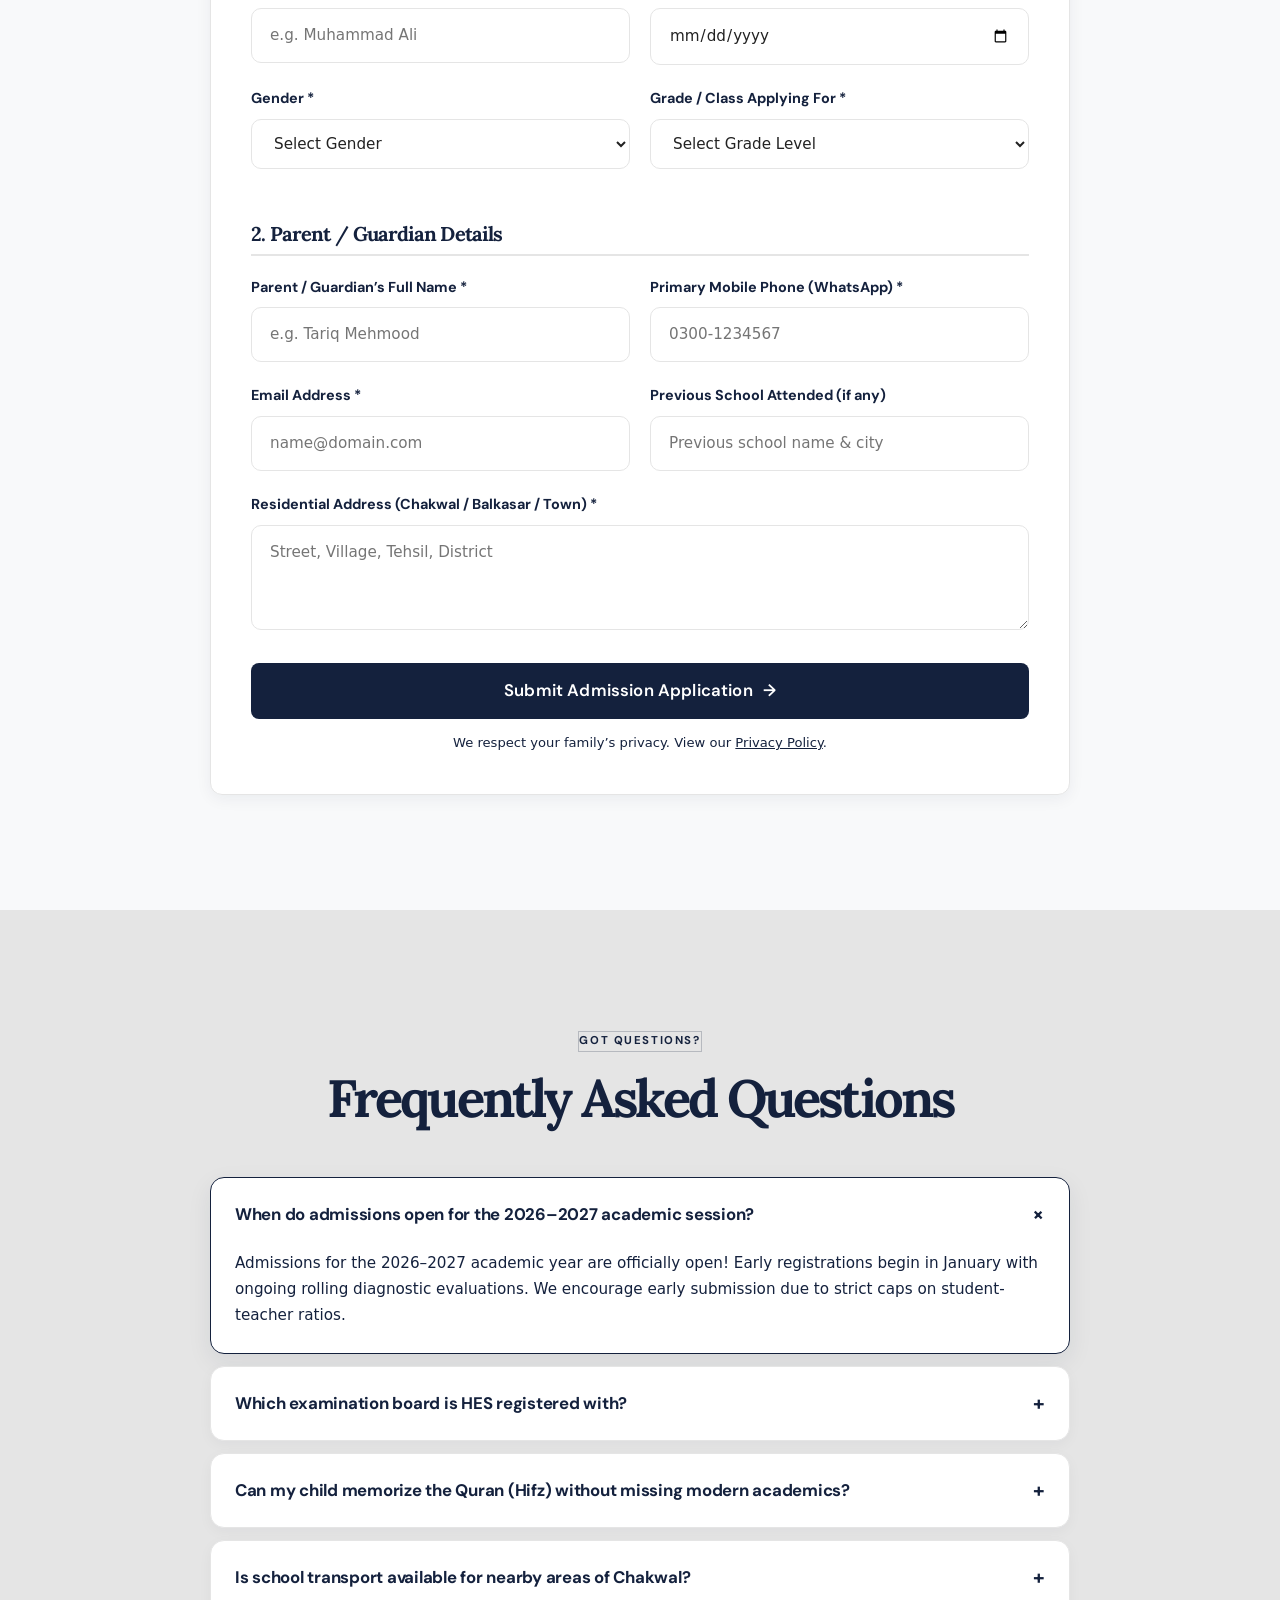
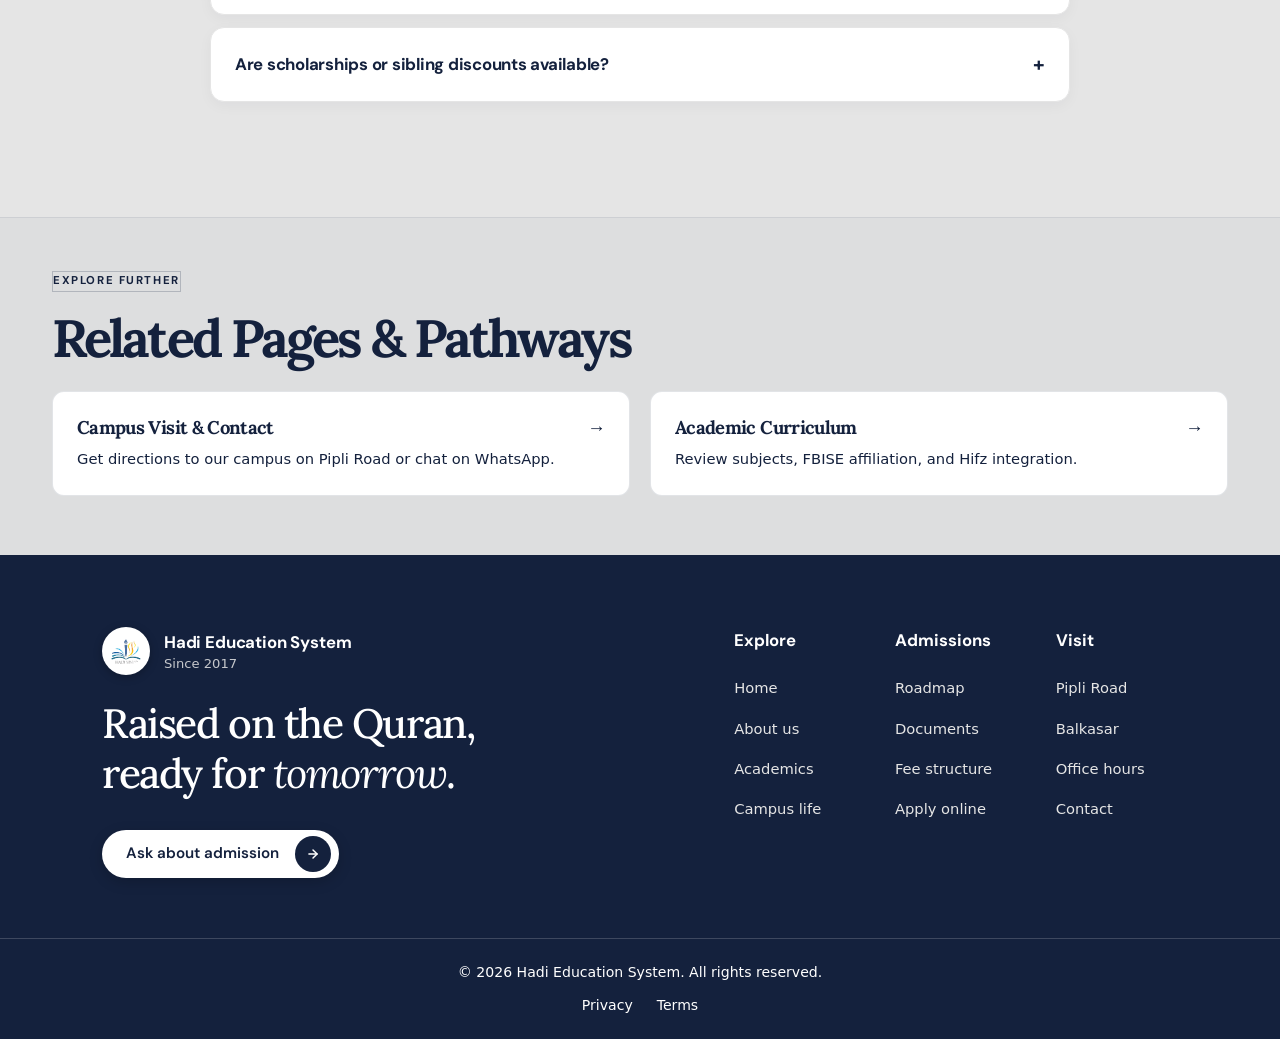
<file: admission.html>
<!DOCTYPE html>
<html lang="en" dir="ltr" data-theme="light" data-gateway="admission">

<head>
  <meta charset="UTF-8">
  <meta name="viewport" content="width=device-width, initial-scale=1.0">
  <meta http-equiv="Cache-Control" content="no-cache, no-store, must-revalidate">
  <meta http-equiv="Pragma" content="no-cache">
  <meta http-equiv="Expires" content="0">

  <title>Admissions Open 2026 — Hadi Education System, Chakwal</title>
  <meta name="description" content="Apply to Hadi Education System in Chakwal. Simple 4-step admissions for Classes 6–12 with optional Hifz track. Submit your inquiry online today.">
  <!-- TODO: Set canonical when domain is live: <link rel="canonical" href="SITE_URL/admission.html"> -->

  <!-- Single Config: change SITE_URL when production domain is live -->
  <script>window.SITE_URL = window.SITE_URL || 'http://localhost:3000';</script>

  <!-- Favicons & Manifest -->
  <link rel="icon" href="favicon.svg?v=2" type="image/svg+xml">
  <link rel="icon" type="image/png" sizes="32x32" href="favicon-32x32.png?v=2046">
  <link rel="icon" type="image/png" sizes="16x16" href="favicon-16x16.png?v=2046">
  <link rel="icon" href="favicon.ico?v=2046" sizes="any">
  <link rel="apple-touch-icon" href="apple-touch-icon.png?v=2046">
  <link rel="manifest" href="site.webmanifest">
  <meta name="theme-color" content="#14213D">
  <meta name="color-scheme" content="light">

  <!-- Open Graph / Social Sharing -->
  <meta property="og:type" content="website">
  <meta property="og:site_name" content="Hadi Education System">
  <meta property="og:title" content="Admissions Open 2026 — Hadi Education System, Chakwal">
  <meta property="og:description" content="Admissions open for Classes 6 to 12 and accelerated Hifz track. Complete the online inquiry form today.">
  <!-- TODO: Update og:url when domain is live: <meta property="og:url" content="SITE_URL/admission.html"> -->
  <meta property="og:image" content="assets/images/og/og-admission.jpg">
  <meta property="og:image:width" content="1200">
  <meta property="og:image:height" content="630">
  <meta property="og:image:alt" content="Hadi Education System Admissions Open 2026">
  <meta property="og:locale" content="en_PK">

  <!-- Twitter Card -->
  <meta name="twitter:card" content="summary_large_image">
  <meta name="twitter:title" content="Admissions Open 2026 — Hadi Education System, Chakwal">
  <meta name="twitter:description" content="Admissions open for Classes 6 to 12 and accelerated Hifz track. Complete the online inquiry form today.">
  <meta name="twitter:image" content="assets/images/og/og-admission.jpg">
  <meta name="twitter:image:alt" content="Hadi Education System Admissions Open 2026">

  <!-- Faster Non-Blocking Font Loading -->
  <link rel="preconnect" href="https://fonts.googleapis.com">
  <link rel="preconnect" href="https://fonts.gstatic.com" crossorigin>
  <link rel="stylesheet" href="https://fonts.googleapis.com/css2?family=DM+Sans:wght@400;500;600;700;800&family=Lora:ital,wght@0,500;0,600;0,700;1,500&display=swap" media="print" onload="this.media='all'">
  <link rel="stylesheet" href="https://fonts.googleapis.com/css2?family=Amiri:ital,wght@0,400;0,700;1,400&family=Noto+Nastaliq+Urdu:wght@400;700&display=swap" media="print" onload="this.media='all'">
  <noscript>
    <link rel="stylesheet" href="https://fonts.googleapis.com/css2?family=Amiri:ital,wght@0,400;0,700;1,400&family=DM+Sans:wght@400;500;600;700;800&family=Lora:ital,wght@0,500;0,600;0,700;1,500&family=Noto+Nastaliq+Urdu:wght@400;700&display=swap">
  </noscript>

  <!-- Preload Critical Hero Image -->
  <link rel="preload" as="image" href="assets/images/hes-student-hero-clear.webp?v=2062" type="image/webp">

  <!-- Stylesheets -->
  <link rel="stylesheet" href="assets/css/page-gateway.css?v=2063">
  <link rel="stylesheet" href="assets/css/main.css?v=2063">

  <!-- Cloudflare Turnstile Captcha API -->
  <script src="https://challenges.cloudflare.com/turnstile/v0/api.js" async defer></script>
</head>

<body class="page-admission">
  <a href="#main-content" class="skip-to-content">Skip to main content</a>

  <!-- Navbar -->
  <header class="navbar">
    <div class="container navbar-inner">
      <a href="index.html?v=2046" class="brand-logo">
        <img class="brand-logo-image" src="assets/images/hadi-education-logo.jpg" alt="Hadi Education System logo">
        <div class="brand-title-wrap">
          <span class="brand-name">HADI EDUCATION</span>
          <span class="brand-tag">SYSTEM • CHAKWAL</span>
        </div>
      </a>

      <nav class="nav-links">
        <a href="index.html?v=2046" class="nav-link" data-en="Home" data-ur="صفحہ اول">Home</a>
        <a href="about.html?v=2046" class="nav-link" data-en="About Us" data-ur="تعارف">About Us</a>
        <a href="academics.html?v=2046" class="nav-link" data-en="Academics" data-ur="تعلیمی شعبہ">Academics</a>
        <a href="campus-life.html?v=2046" class="nav-link" data-en="Campus Life" data-ur="کیمپس لائف">Campus Life</a>
        <a href="admission.html?v=2046" class="nav-link active" data-en="Admission" data-ur="داخلہ">Admission</a>
        <a href="contact.html?v=2046" class="nav-link" data-en="Contact" data-ur="رابطہ">Contact</a>
      </nav>

      <div class="header-actions">
        <!-- Admissions Status Pill Badge -->
        <a href="#application-form" class="nav-status-badge" aria-label="Admissions Status">
          <span class="nav-pulse-dot" aria-hidden="true"></span>
          <span data-en="Admissions Open" data-ur="داخلے جاری ہیں">Admissions Open</span>
        </a>

        <!-- Apply CTA -->
        <a href="#application-form" class="btn header-cta" data-en="Apply Now →" data-ur="آن لائن داخلہ لیں →">
          Apply Now <span class="cta-arrow" aria-hidden="true">→</span>
        </a>

        <button class="menu-toggle-btn" aria-label="Open Navigation Menu">☰</button>
      </div>
    </div>
  </header>

  <!-- Mobile Drawer -->
  <div class="drawer-overlay"></div>
  <aside class="mobile-drawer">
    <div class="drawer-header">
      <div class="brand-logo">
        <img class="brand-logo-image" src="assets/images/hadi-education-logo.jpg" alt="Hadi Education System logo">
        <div class="brand-title-wrap">
          <span class="brand-name">HES BALKASSAR</span>
          <span class="brand-tag">EST. 2017</span>
        </div>
      </div>
      <button class="drawer-close">&times;</button>
    </div>
    <div class="drawer-links">
      <a href="index.html?v=2046" class="drawer-link" data-en="Home" data-ur="صفحہ اول">Home</a>
      <a href="about.html?v=2046" class="drawer-link" data-en="About Us" data-ur="تعارف">About Us</a>
      <a href="academics.html?v=2046" class="drawer-link" data-en="Academics" data-ur="تعلیمی شعبہ">Academics</a>
      <a href="campus-life.html?v=2046" class="drawer-link" data-en="Campus Life" data-ur="کیمپس لائف">Campus Life</a>
      <a href="admission.html?v=2046" class="drawer-link active" data-en="Admission" data-ur="داخلہ">Admission</a>
      <a href="contact.html?v=2046" class="drawer-link" data-en="Contact" data-ur="رابطہ">Contact</a>
    </div>
    <div class="drawer-footer">
      <p class="drawer-copyright" data-en="&copy; 2026 Hadi Education System. All rights reserved." data-ur="© 2026 ہادی ایجوکیشن سسٹم۔ جملہ حقوق محفوظ ہیں۔">
        &copy; 2026 Hadi Education System. All rights reserved.
      </p>
    </div>
  </aside>

  <!-- Main Content -->
  <main id="main-content">


    <!-- =========================================================================
         PAGE HERO (Clean Editorial Layout on Pure White)
         ========================================================================= -->
    <section class="cl-hero page-hero" id="admission-hero" aria-label="Student Admission at Hadi Education System">
      <!-- Hero Main Content -->
      <div class="container cl-hero-container">
        <!-- Left: Text Block -->
        <div class="cl-hero-text">
          <span class="cl-hero-tag cl-fade-elem" data-en="STUDENT ENROLLMENT" data-ur="طلباء داخلہ">STUDENT ENROLLMENT</span>
          <h1 class="cl-hero-title cl-fade-elem">
            <span class="cl-hero-title-solid" data-en="Student" data-ur="داخلہ">Student</span>
            <span class="cl-hero-title-outline" data-en="Admission" data-ur="کا آغاز">Admission</span>
          </h1>
          <p class="cl-hero-desc cl-fade-elem"
            data-en="We welcome students from Playgroup to Grade 10 and dedicated Hifz candidates. Review our clear admission steps and apply online below."
            data-ur="پلے گروپ تا کلاس 10 اور شعبہ حفظ کے لیے داخلے جاری ہیں۔ آسان اور شفاف طریقہ کار کے ساتھ آن لائن درخواست دیں۔">
            We welcome students from Playgroup to Grade 10 and dedicated Hifz candidates. Review our clear admission steps and apply online below.
          </p>
          <div class="cl-hero-actions cl-fade-elem">
            <a href="#application-form" class="btn cl-btn-white" data-en="Fill Online Form" data-ur="آن لائن فارم پر کریں">
              Fill Online Form
            </a>
            <a href="#admission-roadmap" class="btn cl-btn-outline" data-en="Admission Roadmap" data-ur="مرحلہ وار راستہ">
              Admission Roadmap
            </a>
          </div>
        </div>

        <!-- Right: Full-Size Unframed Student Portrait -->
        <div class="ar-hero-student-card cl-fade-elem" aria-hidden="true">
          <div class="ar-student-arch-frame">
            <picture>
              <source type="image/webp" srcset="assets/images/hes-student-hero-clear.webp?v=2062">
              <img src="assets/images/hes-student-hero-clear.png?v=2062" alt="Hadi Education System Middle School Student in Uniform" class="ar-student-hero-img" width="764" height="1024" fetchpriority="high" decoding="async">
            </picture>
            <div class="ar-student-badge">
              <span class="ar-badge-dot" aria-hidden="true"></span>
              <span class="ar-badge-text" data-en="Admissions Open" data-ur="داخلے جاری ہیں">Admissions Open</span>
            </div>
          </div>
        </div>
      </div>
    </section>


    <!-- ADMISSION ROADMAP SECTION -->
    <section class="section admission-roadmap-section" id="admission-roadmap" aria-label="Admission Roadmap">
      <div class="container ar-container">

        <!-- Section Header -->
        <div class="ar-header">
          <span class="ar-header-label" data-en="ADMISSION" data-ur="داخلہ">ADMISSION</span>
          <h2 class="ar-header-title" data-en="Your Admission Path" data-ur="داخلے کا مرحلہ وار راستہ">
            Your Admission Path
          </h2>
          <p class="ar-header-subtitle"
            data-en="A welcoming, transparent, and supportive four-stage enrollment journey for parents and students."
            data-ur="والدین اور طلباء کے لیے شفاف، آسان اور مرحلہ وار داخلہ کا نظام۔">
            A welcoming, transparent, and supportive four-stage enrollment journey for parents and students.
          </p>
          <div class="ar-header-divider" aria-hidden="true"></div>
        </div>

        <!-- Roadmap Interactive Stage -->
        <div class="ar-stage" id="ar-stage">
          <!-- Desktop Inline SVG Winding Track -->
          <svg class="ar-desktop-svg" id="ar-desktop-svg" viewBox="0 0 1000 850" preserveAspectRatio="none"
            aria-hidden="true">
            <!-- Road Ahead: Dashed Gray Background Path -->
            <path id="ar-svg-track" class="ar-svg-track"
              d="M 440 30 L 440 60 C 440 180, 560 180, 560 280 C 560 400, 440 400, 440 500 C 440 620, 560 620, 560 720 C 560 780, 500 810, 500 850"
              fill="none" stroke="#9a9a9a" stroke-width="2.5" stroke-dasharray="8 8" />
            <!-- Active Fill: Solid Navy Animated Path -->
            <path id="ar-svg-fill" class="ar-svg-fill"
              d="M 440 30 L 440 60 C 440 180, 560 180, 560 280 C 560 400, 440 400, 440 500 C 440 620, 560 620, 560 720 C 560 780, 500 810, 500 850"
              fill="none" stroke="#14213D" stroke-width="3" stroke-linecap="round" />
            <!-- Traveling Marker -->
            <g id="ar-svg-marker" class="ar-svg-marker" transform="translate(-100, -100)">
              <circle r="13" fill="#14213D" />
              <path d="M -4 -5 L 5 0 L -4 5 Z" fill="#FFFFFF" />
            </g>
          </svg>

          <!-- Mobile Straight Vertical Track -->
          <div class="ar-mobile-rail" aria-hidden="true">
            <div class="ar-mobile-rail-track"></div>
            <div class="ar-mobile-rail-fill" id="ar-mobile-rail-fill"></div>
            <div class="ar-mobile-rail-marker" id="ar-mobile-rail-marker">
              <span class="ar-marker-arrow">↓</span>
            </div>
          </div>

          <!-- 4 Stations List (Semantic Ordered List) -->
          <ol class="ar-stations-list" id="ar-stations-list">

            <!-- STATION 1 (Left flank on Desktop) -->
            <li class="ar-station ar-station-left" data-station="1" id="ar-station-1">
              <!-- Arch Node -->
              <div class="ar-node-wrap" id="ar-node-wrap-1">
                <div class="ar-node" id="ar-node-1" aria-hidden="true">
                  <svg class="ar-arch-frame" viewBox="0 0 54 66" aria-hidden="true">
                    <path class="ar-arch-shape"
                      d="M 5 62 L 5 26 C 5 14, 18 6, 27 2 C 36 6, 49 14, 49 26 L 49 62 C 49 63, 48 64, 27 64 C 6 64, 5 63, 5 62 Z" />
                  </svg>
                  <span class="ar-node-num">1</span>
                  <span class="ar-node-check" aria-hidden="true">
                    <svg width="18" height="18" viewBox="0 0 24 24" fill="none" stroke="#FFFFFF" stroke-width="3"
                      stroke-linecap="round" stroke-linejoin="round">
                      <polyline points="20 6 9 17 4 12"></polyline>
                    </svg>
                  </span>
                </div>
              </div>

              <!-- Content Card -->
              <div class="ar-card" id="ar-card-1">
                <div class="ar-card-header">
                  <span class="ar-step-tag">STEP 01</span>
                  <span class="ar-card-icon" aria-hidden="true">
                    <svg width="22" height="22" viewBox="0 0 24 24" fill="none" stroke="#14213D" stroke-width="2"
                      stroke-linecap="round" stroke-linejoin="round">
                      <path d="M14 2H6a2 2 0 0 0-2 2v16a2 2 0 0 0 2 2h12a2 2 0 0 0 2-2V8z"></path>
                      <polyline points="14 2 14 8 20 8"></polyline>
                      <line x1="16" y1="13" x2="8" y2="13"></line>
                      <line x1="16" y1="17" x2="8" y2="17"></line>
                    </svg>
                  </span>
                </div>
                <h3 class="ar-card-title" data-en="Inquiry &amp; Application" data-ur="درخواست و معلومات">
                  Inquiry &amp; Application
                </h3>
                <p class="ar-card-desc"
                  data-en="Submit our online inquiry form or visit our Balkasar campus to begin your registration."
                  data-ur="آن لائن داخلہ فارم پر کریں یا کیمپس تشریف لا کر رجسٹریشن کا آغاز کریں۔">
                  Submit our online inquiry form or visit our Balkasar campus to begin your registration.
                </p>
              </div>
            </li>

            <!-- STATION 2 (Right flank on Desktop) -->
            <li class="ar-station ar-station-right" data-station="2" id="ar-station-2">
              <!-- Arch Node -->
              <div class="ar-node-wrap" id="ar-node-wrap-2">
                <div class="ar-node" id="ar-node-2" aria-hidden="true">
                  <svg class="ar-arch-frame" viewBox="0 0 54 66" aria-hidden="true">
                    <path class="ar-arch-shape"
                      d="M 5 62 L 5 26 C 5 14, 18 6, 27 2 C 36 6, 49 14, 49 26 L 49 62 C 49 63, 48 64, 27 64 C 6 64, 5 63, 5 62 Z" />
                  </svg>
                  <span class="ar-node-num">2</span>
                  <span class="ar-node-check" aria-hidden="true">
                    <svg width="18" height="18" viewBox="0 0 24 24" fill="none" stroke="#FFFFFF" stroke-width="3"
                      stroke-linecap="round" stroke-linejoin="round">
                      <polyline points="20 6 9 17 4 12"></polyline>
                    </svg>
                  </span>
                </div>
              </div>

              <!-- Content Card -->
              <div class="ar-card" id="ar-card-2">
                <div class="ar-card-header">
                  <span class="ar-step-tag">STEP 02</span>
                  <span class="ar-card-icon" aria-hidden="true">
                    <svg width="22" height="22" viewBox="0 0 24 24" fill="none" stroke="#14213D" stroke-width="2"
                      stroke-linecap="round" stroke-linejoin="round">
                      <path d="M22 19a2 2 0 0 1-2 2H4a2 2 0 0 1-2-2V5a2 2 0 0 1 2-2h5l2 3h9a2 2 0 0 1 2 2z"></path>
                      <line x1="12" y1="11" x2="12" y2="17"></line>
                      <polyline points="9 14 12 11 15 14"></polyline>
                    </svg>
                  </span>
                </div>
                <h3 class="ar-card-title" data-en="Document Submission" data-ur="دستاویزات کی فراہمی">
                  Document Submission
                </h3>
                <p class="ar-card-desc"
                  data-en="Provide the required academic records and student identification documents for profile verification."
                  data-ur="طالب علم کی شناختی اور تعلیمی اسناد تصدیق کے لیے پیش کریں۔">
                  Provide the required academic records and student identification documents for profile verification.
                </p>
              </div>
            </li>

            <!-- STATION 3 (Left flank on Desktop) -->
            <li class="ar-station ar-station-left" data-station="3" id="ar-station-3">
              <!-- Arch Node -->
              <div class="ar-node-wrap" id="ar-node-wrap-3">
                <div class="ar-node" id="ar-node-3" aria-hidden="true">
                  <svg class="ar-arch-frame" viewBox="0 0 54 66" aria-hidden="true">
                    <path class="ar-arch-shape"
                      d="M 5 62 L 5 26 C 5 14, 18 6, 27 2 C 36 6, 49 14, 49 26 L 49 62 C 49 63, 48 64, 27 64 C 6 64, 5 63, 5 62 Z" />
                  </svg>
                  <span class="ar-node-num">3</span>
                  <span class="ar-node-check" aria-hidden="true">
                    <svg width="18" height="18" viewBox="0 0 24 24" fill="none" stroke="#FFFFFF" stroke-width="3"
                      stroke-linecap="round" stroke-linejoin="round">
                      <polyline points="20 6 9 17 4 12"></polyline>
                    </svg>
                  </span>
                </div>
              </div>

              <!-- Content Card -->
              <div class="ar-card" id="ar-card-3">
                <div class="ar-card-header">
                  <span class="ar-step-tag">STEP 03</span>
                  <span class="ar-card-icon" aria-hidden="true">
                    <svg width="22" height="22" viewBox="0 0 24 24" fill="none" stroke="#14213D" stroke-width="2"
                      stroke-linecap="round" stroke-linejoin="round">
                      <path d="M21 15a2 2 0 0 1-2 2H7l-4 4V5a2 2 0 0 1 2-2h14a2 2 0 0 1 2 2z"></path>
                      <path d="M8 10h.01M12 10h.01M16 10h.01"></path>
                    </svg>
                  </span>
                </div>
                <h3 class="ar-card-title" data-en="Assessment &amp; Interview" data-ur="جائزہ اور انٹرویو">
                  Assessment &amp; Interview
                </h3>
                <p class="ar-card-desc"
                  data-en="An encouraging diagnostic evaluation and a friendly discussion to ascertain student readiness and family goals."
                  data-ur="تعلیمی استعداد کا جائزہ اور باہمی توقعات کے لیے دوستانہ ملاقات۔">
                  An encouraging diagnostic evaluation and a friendly discussion to ascertain student readiness and
                  family goals.
                </p>
              </div>
            </li>

            <!-- STATION 4 (Right flank on Desktop) -->
            <li class="ar-station ar-station-right" data-station="4" id="ar-station-4">
              <!-- Arch Node -->
              <div class="ar-node-wrap" id="ar-node-wrap-4">
                <div class="ar-node" id="ar-node-4" aria-hidden="true">
                  <svg class="ar-arch-frame" viewBox="0 0 54 66" aria-hidden="true">
                    <path class="ar-arch-shape"
                      d="M 5 62 L 5 26 C 5 14, 18 6, 27 2 C 36 6, 49 14, 49 26 L 49 62 C 49 63, 48 64, 27 64 C 6 64, 5 63, 5 62 Z" />
                  </svg>
                  <span class="ar-node-num">4</span>
                  <span class="ar-node-check" aria-hidden="true">
                    <svg width="18" height="18" viewBox="0 0 24 24" fill="none" stroke="#FFFFFF" stroke-width="3"
                      stroke-linecap="round" stroke-linejoin="round">
                      <polyline points="20 6 9 17 4 12"></polyline>
                    </svg>
                  </span>
                </div>
              </div>

              <!-- Content Card -->
              <div class="ar-card" id="ar-card-4">
                <div class="ar-card-header">
                  <span class="ar-step-tag">STEP 04</span>
                  <span class="ar-card-icon" aria-hidden="true">
                    <svg width="22" height="22" viewBox="0 0 24 24" fill="none" stroke="#14213D" stroke-width="2"
                      stroke-linecap="round" stroke-linejoin="round">
                      <circle cx="12" cy="8" r="6"></circle>
                      <path d="M15.477 12.89 17 22l-5-3-5 3 1.523-9.11"></path>
                    </svg>
                  </span>
                </div>
                <h3 class="ar-card-title" data-en="Admission Confirmation" data-ur="داخلے کی تصدیق">
                  Admission Confirmation
                </h3>
                <p class="ar-card-desc"
                  data-en="Finalize enrollment clearance, complete registration dues, and welcome your child into the HES family."
                  data-ur="داخلے کے تمام تقاضے پورے کریں اور ہادی ایجوکیشن سسٹم کا حصہ بنیں۔">
                  Finalize enrollment clearance, complete registration dues, and welcome your child into the HES family.
                </p>
              </div>
            </li>

          </ol>
        </div>

        <!-- Full-Width Navy Block at End of Path -->
        <div class="ar-cta-block" id="ar-cta-block">
          <!-- Background Islamic Geometric Pattern (white at ~7% opacity) -->
          <svg class="ar-cta-pattern" viewBox="0 0 600 300" preserveAspectRatio="none" aria-hidden="true">
            <defs>
              <pattern id="ar-islamic-star-pattern" width="60" height="60" patternUnits="userSpaceOnUse">
                <polygon points="30,5 37,23 55,30 37,37 30,55 23,37 5,30 23,23" fill="none" stroke="#FFFFFF"
                  stroke-width="0.9" opacity="0.6" />
                <polygon points="0,0 12,0 0,12" fill="none" stroke="#FFFFFF" stroke-width="0.9" opacity="0.4" />
                <polygon points="60,0 48,0 60,12" fill="none" stroke="#FFFFFF" stroke-width="0.9" opacity="0.4" />
                <polygon points="0,60 12,60 0,48" fill="none" stroke="#FFFFFF" stroke-width="0.9" opacity="0.4" />
                <polygon points="60,60 48,60 60,48" fill="none" stroke="#FFFFFF" stroke-width="0.9" opacity="0.4" />
                <circle cx="30" cy="30" r="10" fill="none" stroke="#FFFFFF" stroke-width="0.7" opacity="0.5" />
              </pattern>
            </defs>
            <rect width="100%" height="100%" fill="url(#ar-islamic-star-pattern)" />
          </svg>

          <div class="ar-cta-content">
            <h3 class="ar-cta-title" data-en="Ready to Take the First Step?"
              data-ur="داخلہ کا آغاز کرنے کے لیے تیار ہیں؟">
              Ready to Take the First Step?
            </h3>
            <p class="ar-cta-desc"
              data-en="Submit your admission inquiry today to secure your seat for Session 2026–2027. Our admissions team is here to assist you."
              data-ur="سیشن 2026-2027 کے لیے اپنی نشست محفوظ کریں۔ ہماری ٹیم آپ کی مکمل رہنمائی کرے گی۔">
              Submit your admission inquiry today to secure your seat for Session 2026–2027. Our admissions team is here
              to assist you.
            </p>
            <a href="#application-form" class="ar-cta-btn" id="ar-cta-btn" data-en="Apply Now"
              data-ur="ابھی درخواست دیں">
              Apply Now
            </a>
          </div>
        </div>

      </div>
    </section>

    <!-- ONLINE APPLICATION FORM -->
    <section id="application-form" class="section section-tinted">
      <div class="container">
        <div style="text-align: center; max-width: 720px; margin: 0 auto 40px;">
          <span class="section-tag" data-en="Direct Inquiry" data-ur="آن لائن داخلہ درخواست">Direct Inquiry</span>
          <h2 class="section-title" data-en="Online Admission Application" data-ur="آن لائن داخلہ فارم">
            Online Admission Application
          </h2>
          <p class="section-subtitle" style="margin: 0 auto;"
            data-en="Complete the form below. Our admissions desk will review your details and contact you within 24 hours to schedule an evaluation."
            data-ur="درخواست فارم پر کریں۔ ہمارا داخلہ دفتر 24 گھنٹوں کے اندر آپ سے رابطہ کرے گا۔">
            Complete the form below. Our admissions desk will review your details and contact you within 24 hours to
            schedule an evaluation.
          </p>
        </div>

        <div class="glass-card" style="max-width: 860px; margin: 0 auto; padding: 40px;">
          <form id="admissionForm" novalidate>
            <!-- Anti-spam Honeypot (hidden from screen readers & users) -->
            <input type="text" name="website" class="hes-hp" tabindex="-1" autocomplete="off" aria-hidden="true">

            <!-- Student Information Section -->
            <h4
              style="font-size: 1.25rem; font-family: var(--font-serif); color: var(--navy, #14213D); border-bottom: 2px solid #E5E5E5; padding-bottom: 8px; margin-bottom: 20px;">
              1. Student Details
            </h4>

            <div class="form-row">
              <div class="form-group">
                <label for="studentName" class="form-label">Student’s Full Name *</label>
                <input type="text" id="studentName" name="studentName" class="form-control"
                  placeholder="e.g. Muhammad Ali" autocomplete="name" required>
                <span class="form-error" id="studentName-error" role="alert" aria-live="polite"></span>
              </div>
              <div class="form-group">
                <label for="dateOfBirth" class="form-label">Date of Birth *</label>
                <input type="date" id="dateOfBirth" name="dateOfBirth" class="form-control" required>
                <span class="form-error" id="dateOfBirth-error" role="alert" aria-live="polite"></span>
              </div>
            </div>

            <div class="form-row">
              <div class="form-group">
                <label for="gender" class="form-label">Gender *</label>
                <select id="gender" name="gender" class="form-control" required>
                  <option value="">Select Gender</option>
                  <option value="male">Male</option>
                  <option value="female">Female</option>
                </select>
                <span class="form-error" id="gender-error" role="alert" aria-live="polite"></span>
              </div>
              <div class="form-group">
                <label for="grade" class="form-label">Grade / Class Applying For *</label>
                <select id="grade" name="grade" class="form-control" required>
                  <option value="">Select Grade Level</option>
                  <option value="grade-6">Grade 6 (Middle School)</option>
                  <option value="grade-7">Grade 7 (Middle School)</option>
                  <option value="grade-8">Grade 8 (Middle School)</option>
                  <option value="grade-9">Grade 9 (Matric Science / CS)</option>
                  <option value="grade-10">Grade 10 (Matric Board Examination)</option>
                  <option value="ics">ICS (Computer Science Intermediate)</option>
                  <option value="pre-medical">FSc Pre-Medical</option>
                  <option value="pre-engineering">FSc Pre-Engineering</option>
                  <option value="hifz">Dedicated Full-Time Hifz Track</option>
                  <option value="online">Worldwide Online Quran Course</option>
                </select>
                <span class="form-error" id="grade-error" role="alert" aria-live="polite"></span>
              </div>
            </div>

            <!-- Parent Information Section -->
            <h4
              style="font-size: 1.25rem; font-family: var(--font-serif); color: var(--navy, #14213D); border-bottom: 2px solid #E5E5E5; padding-bottom: 8px; margin: 30px 0 20px;">
              2. Parent / Guardian Details
            </h4>

            <div class="form-row">
              <div class="form-group">
                <label for="parentName" class="form-label">Parent / Guardian’s Full Name *</label>
                <input type="text" id="parentName" name="parentName" class="form-control"
                  placeholder="e.g. Tariq Mehmood" autocomplete="name" required>
                <span class="form-error" id="parentName-error" role="alert" aria-live="polite"></span>
              </div>
              <div class="form-group">
                <label for="parentPhone" class="form-label">Primary Mobile Phone (WhatsApp) *</label>
                <input type="tel" id="parentPhone" name="parentPhone" class="form-control" placeholder="0300-1234567"
                  autocomplete="tel" required>
                <span class="form-error" id="parentPhone-error" role="alert" aria-live="polite"></span>
              </div>
            </div>

            <div class="form-row">
              <div class="form-group">
                <label for="parentEmail" class="form-label">Email Address *</label>
                <input type="email" id="parentEmail" name="parentEmail" class="form-control"
                  placeholder="name@domain.com" autocomplete="email" required>
                <span class="form-error" id="parentEmail-error" role="alert" aria-live="polite"></span>
              </div>
              <div class="form-group">
                <label for="previousSchool" class="form-label">Previous School Attended (if any)</label>
                <input type="text" id="previousSchool" name="previousSchool" class="form-control"
                  placeholder="Previous school name &amp; city">
                <span class="form-error" id="previousSchool-error" role="alert" aria-live="polite"></span>
              </div>
            </div>

            <div class="form-group">
              <label for="address" class="form-label">Residential Address (Chakwal / Balkasar / Town) *</label>
              <textarea id="address" name="address" rows="3" class="form-control"
                placeholder="Street, Village, Tehsil, District" required></textarea>
              <span class="form-error" id="address-error" role="alert" aria-live="polite"></span>
            </div>

            <!-- Cloudflare Turnstile Captcha Widget (Using official testing keys) -->
            <div style="margin: 20px 0;">
              <div class="cf-turnstile" data-sitekey="1x00000000000000000000AA" data-theme="light"></div>
            </div>

            <div style="margin-top: 24px;">
              <button type="submit" class="btn" style="width: 100%; font-size: 1.05rem; background: var(--navy, #14213D); color: #FFFFFF; border: none; border-radius: 8px; font-weight: 600; padding: 14px 24px; cursor: pointer;" data-track-event="inquiry_submit" data-track-label="admission-form">
                Submit Admission Application <span>→</span>
              </button>
              <p class="form-privacy">
                We respect your family’s privacy. View our <a href="privacy.html">Privacy Policy</a>.
              </p>
            </div>
          </form>
        </div>
      </div>
    </section>

    <!-- FREQUENTLY ASKED QUESTIONS (ACCORDION) -->
    <section class="section">
      <div class="container">
        <div style="text-align: center; max-width: 680px; margin: 0 auto 50px;">
          <span class="section-tag" data-en="Got Questions?" data-ur="اکثر پوچھے گئے سوالات">Got Questions?</span>
          <h2 class="section-title" data-en="Frequently Asked Questions" data-ur="داخلے سے متعلق اہم سوالات">
            Frequently Asked Questions
          </h2>
        </div>

        <div class="accordion">
          <!-- FAQ 1 -->
          <div class="accordion-item open">
            <button class="accordion-trigger" type="button">
              <span>When do admissions open for the 2026–2027 academic session?</span>
              <span class="accordion-icon">+</span>
            </button>
            <div class="accordion-body">
              Admissions for the 2026–2027 academic year are officially open! Early registrations begin in January with
              ongoing rolling diagnostic evaluations. We encourage early submission due to strict caps on
              student-teacher ratios.
            </div>
          </div>

          <div class="accordion-item">
            <button class="accordion-trigger" type="button">
              <span>Which examination board is HES registered with?</span>
              <span class="accordion-icon">+</span>
            </button>
            <div class="accordion-body">
              Hadi Education System is registered with the Federal Board of Intermediate and Secondary Education
              (FBISE).
            </div>
          </div>

          <!-- FAQ 2 -->
          <div class="accordion-item">
            <button class="accordion-trigger" type="button">
              <span>Can my child memorize the Quran (Hifz) without missing modern academics?</span>
              <span class="accordion-icon">+</span>
            </button>
            <div class="accordion-body">
              Yes, absolutely. HES was established specifically to solve this dilemma. Our harmonized daily schedule
              prioritizes deep memorization during morning hours when minds are freshest, followed by core instruction
              in Mathematics, Science, and English in the afternoon.
            </div>
          </div>

          <!-- FAQ 3 -->
          <div class="accordion-item">
            <button class="accordion-trigger" type="button">
              <span>Is school transport available for nearby areas of Chakwal?</span>
              <span class="accordion-icon">+</span>
            </button>
            <div class="accordion-body">
              Yes. Our monitored school vans cover Balkasar, Pipli, and nearby townships within Chakwal district with
              vetted drivers and strict timing protocols.
            </div>
          </div>

          <!-- FAQ 4 -->
          <div class="accordion-item">
            <button class="accordion-trigger" type="button">
              <span>Are scholarships or sibling discounts available?</span>
              <span class="accordion-icon">+</span>
            </button>
            <div class="accordion-body">
              Yes! We offer a 15% discount for the second enrolled sibling and 25% for the third. In addition,
              merit-based tuition fee waivers and orphan assistance funds are provided after administrative evaluation.
            </div>
          </div>
        </div>
      </div>
    </section>

  
    <!-- Related Pages Internal Linking -->
    <section class="related-pages-section" aria-label="Related Pages">
      <div class="container">
        <span class="section-tag">Explore Further</span>
        <h2 class="section-title">Related Pages &amp; Pathways</h2>
        <div class="related-pages-grid">
          <a href="contact.html" class="related-page-card" data-track-event="related_page_click" data-track-label="contact.html">
            <h3><span>Campus Visit & Contact</span> <span aria-hidden="true">→</span></h3>
            <p>Get directions to our campus on Pipli Road or chat on WhatsApp.</p>
          </a>
          <a href="academics.html" class="related-page-card" data-track-event="related_page_click" data-track-label="academics.html">
            <h3><span>Academic Curriculum</span> <span aria-hidden="true">→</span></h3>
            <p>Review subjects, FBISE affiliation, and Hifz integration.</p>
          </a>
        </div>
      </div>
    </section>
  </main>

  <!-- SUCCESS FEEDBACK MODAL -->
  <div id="admission-success-modal" class="lightbox-modal" role="dialog" aria-modal="true">
    <div class="lightbox-container" style="text-align: center; max-width: 520px; padding: 40px 30px; background: #FFFFFF; border: 1px solid #E5E5E5; border-radius: 16px;">
      <div style="font-size: 3.5rem; color: var(--navy, #14213D); margin-bottom: 12px;">✦</div>
      <h3 style="font-size: 1.8rem; font-family: var(--font-serif); color: var(--navy, #14213D); margin-bottom: 12px;">Application Received!</h3>
      <p style="color: #4B5563; font-size: 1rem; line-height: 1.6; margin-bottom: 24px;">
        Alhamdulillah, your admission inquiry has been submitted successfully to Hadi Education System administration.
        Our admissions officer will contact you within 24 hours.
      </p>
      <button class="btn modal-close-trigger" style="min-width: 180px; background: var(--navy, #14213D); color: #FFFFFF; border: none; border-radius: 8px; font-weight: 600; padding: 12px 24px; cursor: pointer;">Done</button>
    </div>
  </div>

  <!-- FOOTER -->
    <!-- ==========================================================================
       THE CAMPUS SKYLINE — GLOBAL SHARED FOOTER
       ========================================================================== -->
  <footer class="footer footer-skyline" id="campus-skyline" role="contentinfo">

    <div class="container footer-container">
      <!-- Top Row: Left Brand/Sign-off/CTA + Right 3 Link Columns -->
      <div class="footer-top-row">
        <!-- Left Column -->
        <div class="footer-col-left">
          <!-- Logo Brand Emblem -->
          <div class="skyline-brand">
            <div class="skyline-logo-wrap">
              <img src="assets/images/hadi-education-logo.jpg" alt="Hadi Education System logo" class="skyline-logo-img" width="48" height="48">
            </div>
            <div class="skyline-brand-text">
              <div class="skyline-brand-name" data-en="Hadi Education System" data-ur="ہادی ایجوکیشن سسٹم">Hadi Education System</div>
              <div class="skyline-brand-sub" data-en="Since 2017" data-ur="قیام 2017">Since 2017</div>
            </div>
          </div>

          <!-- Lora Sign-off Line -->
          <h2 class="footer-sign-off" data-en="Raised on the Quran,&lt;br&gt;ready for &lt;em&gt;tomorrow&lt;/em&gt;." data-ur="قرآن سے تربیت،&lt;br&gt;&lt;em&gt;مستقبل&lt;/em&gt; کے لیے تیار۔">Raised on the Quran,<br>ready for <em>tomorrow</em>.</h2>

          <!-- White Pill Button with Navy Arrow Circle -->
          <a href="https://wa.me/923145075399?text=Assalam-o-Alaikum,%20I%20would%20like%20to%20inquire%20about%20admissions%20at%20Hadi%20Education%20System." class="footer-cta-btn" id="footerWhatsappCta" target="_blank" rel="noopener" aria-label="Ask about admission on WhatsApp">
            <span class="footer-cta-label" data-en="Ask about admission" data-ur="داخلے کے متعلق معلومات">Ask about admission</span>
            <span class="footer-cta-arrow" aria-hidden="true">
              <svg width="14" height="14" viewBox="0 0 24 24" fill="none" stroke="currentColor" stroke-width="2.5" stroke-linecap="round" stroke-linejoin="round">
                <line x1="5" y1="12" x2="19" y2="12"></line>
                <polyline points="12 5 19 12 12 19"></polyline>
              </svg>
            </span>
          </a>
        </div>

        <!-- Right Column: 3 Link Groups in DM Sans -->
        <div class="footer-col-right">
          <!-- Column 1: Explore -->
          <details class="footer-link-group" open>
            <summary class="footer-group-title">
              <span data-en="Explore" data-ur="دریافت کریں">Explore</span>
              <span class="footer-accordion-icon" aria-hidden="true">
                <svg width="18" height="18" viewBox="0 0 24 24" fill="none" stroke="currentColor" stroke-width="2" stroke-linecap="round" stroke-linejoin="round"><polyline points="6 9 12 15 18 9"></polyline></svg>
              </span>
            </summary>
            <ul class="footer-links-list">
              <li><a href="index.html" class="footer-nav-link" data-en="Home" data-ur="صفحہ اول">Home</a></li>
              <li><a href="about.html" class="footer-nav-link" data-en="About us" data-ur="ہمارے بارے میں">About us</a></li>
              <li><a href="academics.html" class="footer-nav-link" data-en="Academics" data-ur="تعلیمی شعبہ">Academics</a></li>
              <li><a href="campus-life.html" class="footer-nav-link" data-en="Campus life" data-ur="کیمپس لائف">Campus life</a></li>
            </ul>
          </details>

          <!-- Column 2: Admissions -->
          <details class="footer-link-group" open>
            <summary class="footer-group-title">
              <span data-en="Admissions" data-ur="داخلہ طریقہ کار">Admissions</span>
              <span class="footer-accordion-icon" aria-hidden="true">
                <svg width="18" height="18" viewBox="0 0 24 24" fill="none" stroke="currentColor" stroke-width="2" stroke-linecap="round" stroke-linejoin="round"><polyline points="6 9 12 15 18 9"></polyline></svg>
              </span>
            </summary>
            <ul class="footer-links-list">
              <li><a href="admission.html#admission-roadmap" class="footer-nav-link" data-en="Roadmap" data-ur="داخلہ روڈ میپ">Roadmap</a></li>
              <li><a href="admission.html#ar-station-2" class="footer-nav-link" data-en="Documents" data-ur="دستاویزات کی فہرست">Documents</a></li>
              <li><a href="admission.html#application-form" class="footer-nav-link" data-en="Fee structure" data-ur="فیس شیڈول">Fee structure</a></li>
              <li><a href="admission.html#application-form" class="footer-nav-link" data-en="Apply online" data-ur="آن لائن درخواست">Apply online</a></li>
            </ul>
          </details>

          <!-- Column 3: Visit -->
          <details class="footer-link-group" open>
            <summary class="footer-group-title">
              <span data-en="Visit" data-ur="کیمپس وزٹ">Visit</span>
              <span class="footer-accordion-icon" aria-hidden="true">
                <svg width="18" height="18" viewBox="0 0 24 24" fill="none" stroke="currentColor" stroke-width="2" stroke-linecap="round" stroke-linejoin="round"><polyline points="6 9 12 15 18 9"></polyline></svg>
              </span>
            </summary>
            <ul class="footer-links-list">
              <li><a href="contact.html" class="footer-nav-link" id="footerAddressRoad" data-en="Pipli Road" data-ur="پپلی روڈ">Pipli Road</a></li>
              <li><a href="contact.html" class="footer-nav-link" id="footerAddressCity" data-en="Balkasar" data-ur="بلکسر">Balkasar</a></li>
              <li><a href="contact.html" class="footer-nav-link" id="footerHoursLink" data-en="Office hours" data-ur="دفتری اوقات">Office hours</a></li>
              <li><a href="contact.html" class="footer-nav-link" data-en="Contact" data-ur="رابطہ">Contact</a></li>
            </ul>
          </details>
        </div>
      </div>
    </div>

    <!-- Legal Strip below Skyline (Complete Blue to bottom) -->
    <div class="footer-legal-strip">
      <div class="container footer-legal-container">
        <p class="footer-legal-copyright">
          <span data-en="© 2026 Hadi Education System" data-ur="© 2026 ہادی ایجوکیشن سسٹم">© 2026 Hadi Education System</span><span class="footer-legal-rights" data-en=". All rights reserved." data-ur="۔ جملہ حقوق محفوظ ہیں۔">. All rights reserved.</span>
        </p>
        <div class="footer-legal-links">
          <a href="privacy.html" class="footer-legal-link" data-en="Privacy" data-ur="پرائیویسی">Privacy</a>
          <a href="privacy.html#terms" class="footer-legal-link" data-en="Terms" data-ur="شرائط">Terms</a>
        </div>
      </div>
    </div>
  </footer>

  <div id="ai-chat-window" class="ai-chat-window">
    <div class="chat-header">
      <div class="chat-header-title"><span>✨</span> Hadi AI Virtual Advisor</div>
      <button id="close-ai-chat" class="chat-close-btn">&times;</button>
    </div>
    <div id="ai-chat-messages" class="chat-body">
      <div class="chat-msg bot">Assalam-o-Alaikum! Have questions regarding admissions, curriculum, or enrollment?</div>
    </div>
    <div class="chat-footer">
      <input type="text" id="ai-chat-input" class="chat-input" placeholder="Ask about admissions...">
      <button id="ai-chat-send" class="chat-send-btn">➤</button>
    </div>
  </div>

  <script src="assets/js/siteContent.js?v=2046"></script>
  <script src="assets/js/page-gateway.js?v=2063"></script>
  <script src="assets/js/toast.js?v=2046"></script>
  <script src="assets/js/analytics.js?v=2046" defer></script>
  <script src="assets/js/app.js?v=2063"></script>
</body>

</html>
</file>
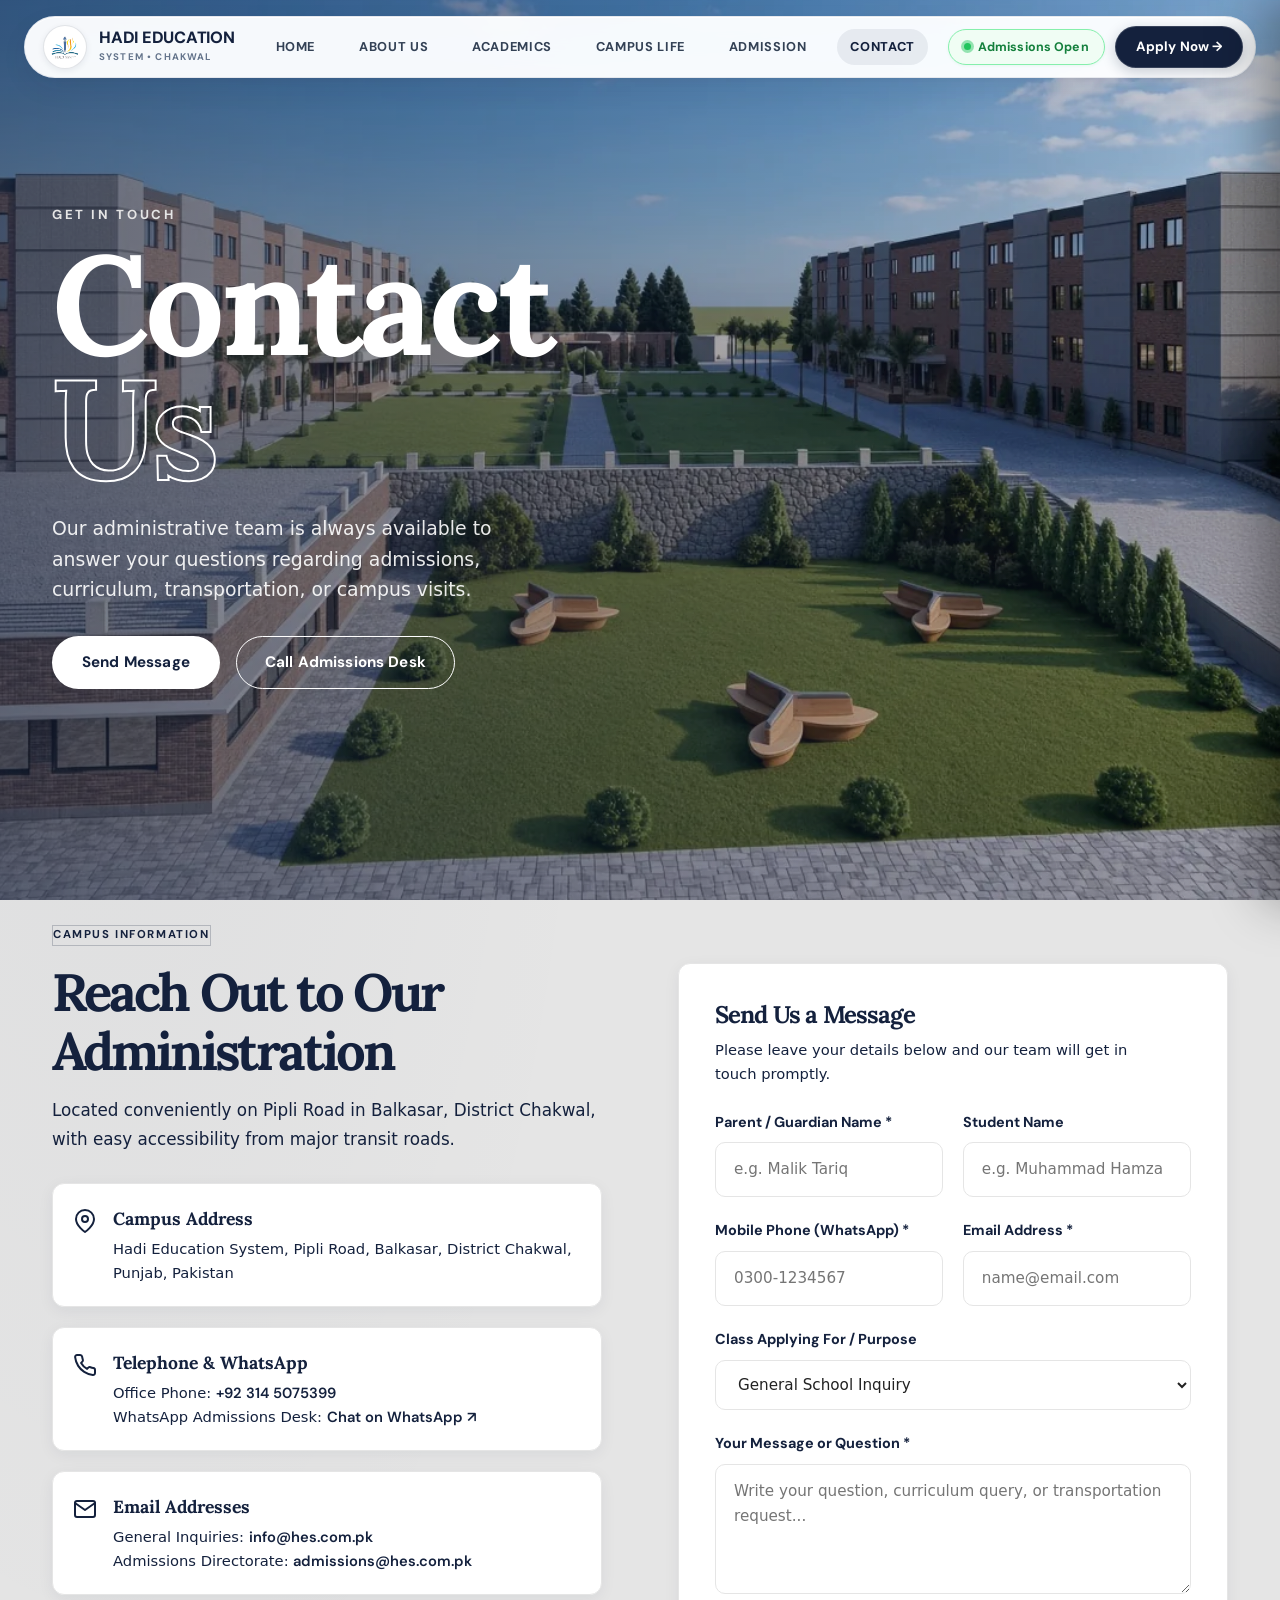
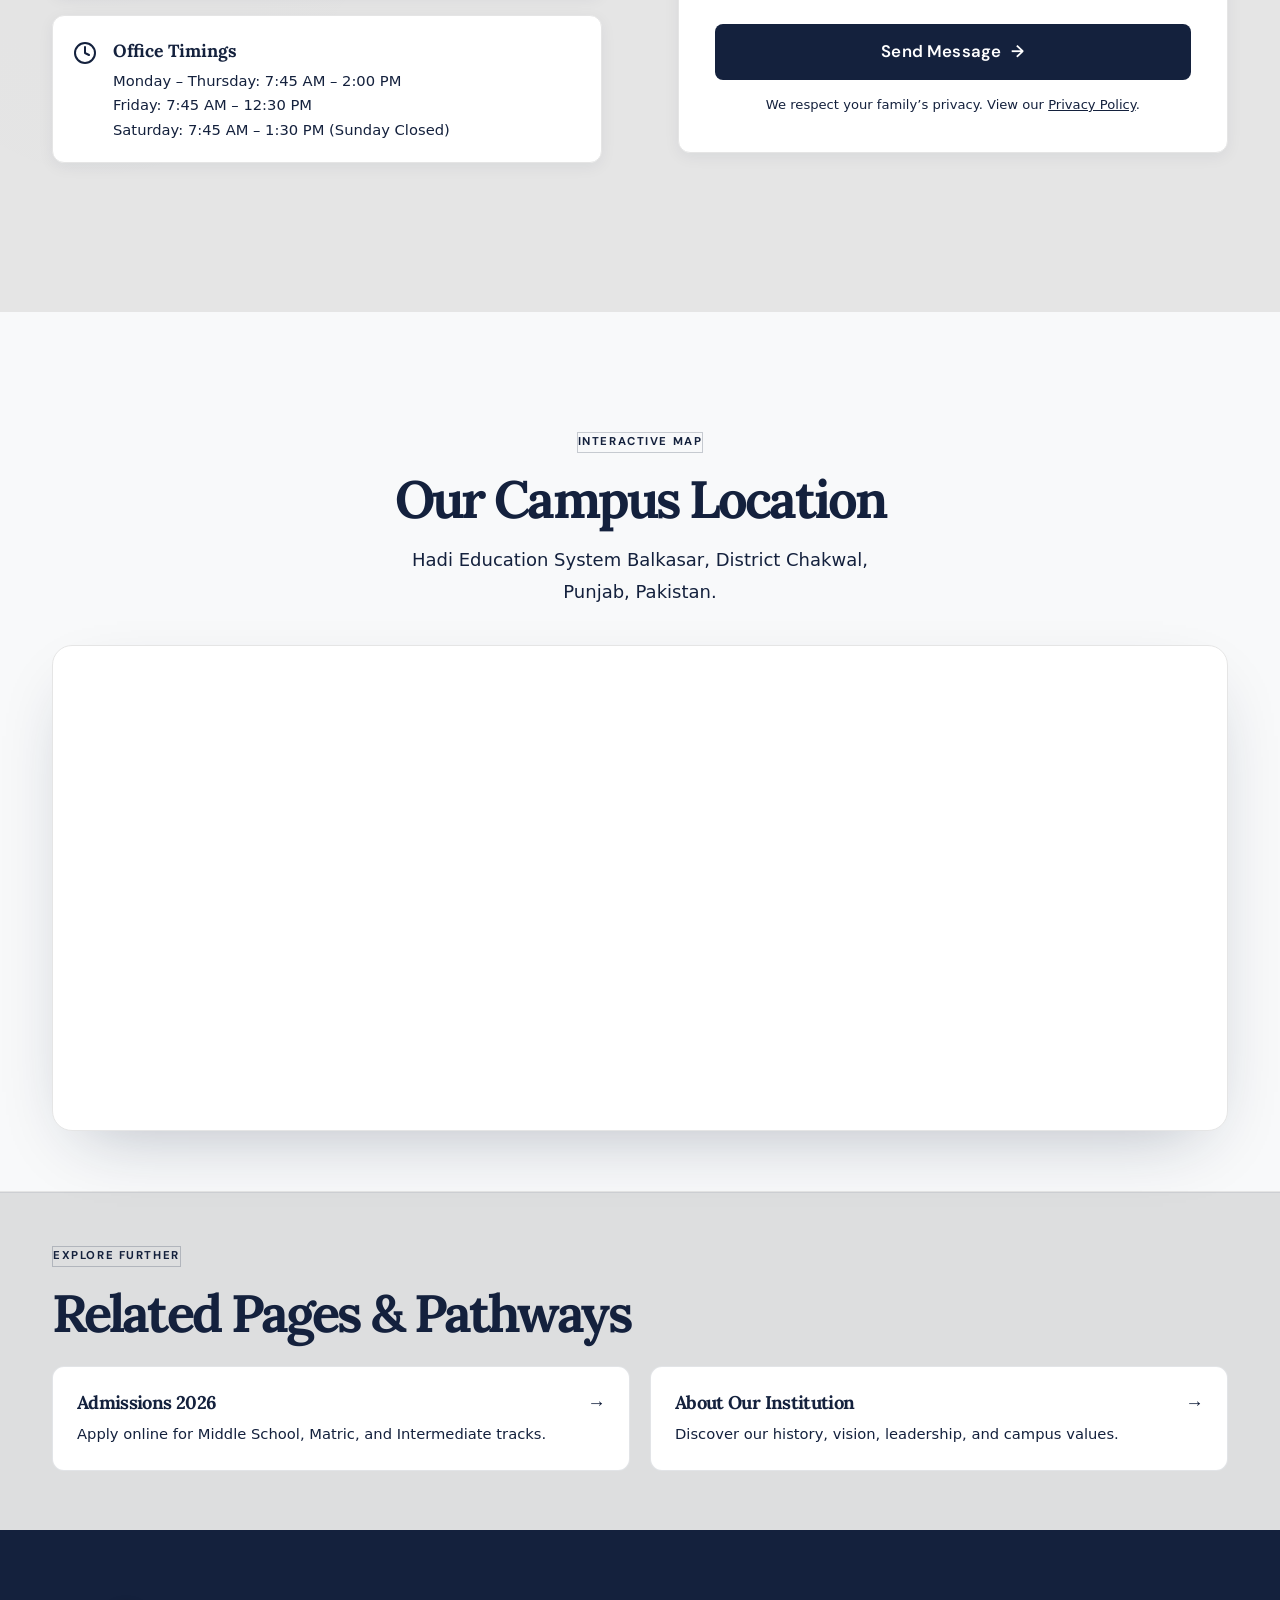
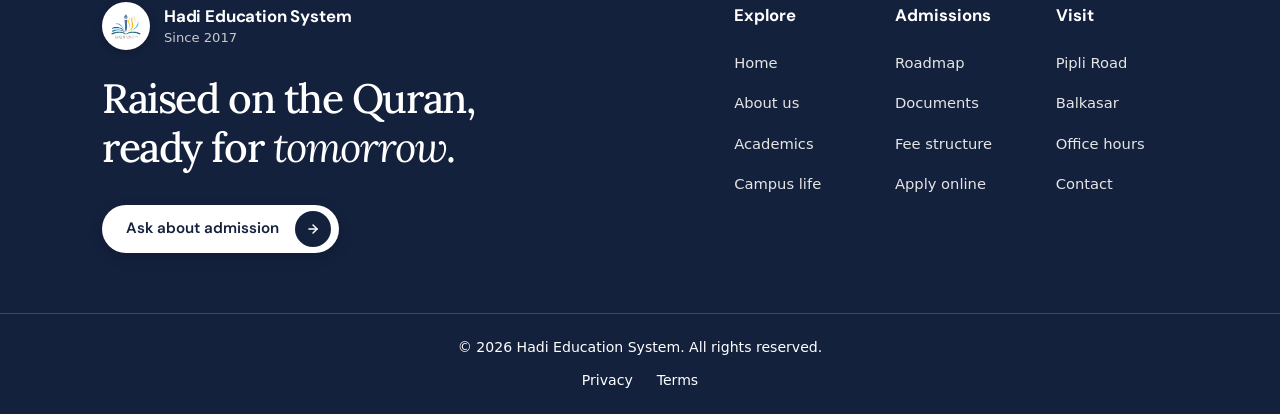
<file: contact.html>
<!DOCTYPE html>
<html lang="en" dir="ltr" data-theme="light" data-gateway="contact">
<head>
  <meta charset="UTF-8">
  <meta name="viewport" content="width=device-width, initial-scale=1.0">
  <meta http-equiv="Cache-Control" content="no-cache, no-store, must-revalidate">
  <meta http-equiv="Pragma" content="no-cache">
  <meta http-equiv="Expires" content="0">

  <title>Contact Hadi Education System — Balkasar, Chakwal</title>
  <meta name="description" content="Reach Hadi Education System's admin team by phone, WhatsApp, or email. Campus on Pipli Road, Balkasar, District Chakwal. Office hours listed inside.">
  <!-- TODO: Set canonical when domain is live: <link rel="canonical" href="SITE_URL/contact.html"> -->

  <!-- Single Config: change SITE_URL when production domain is live -->
  <script>window.SITE_URL = window.SITE_URL || 'http://localhost:3000';</script>

  <!-- Favicons & Manifest -->
  <link rel="icon" href="favicon.svg?v=2" type="image/svg+xml">
  <link rel="icon" type="image/png" sizes="32x32" href="favicon-32x32.png?v=2046">
  <link rel="icon" type="image/png" sizes="16x16" href="favicon-16x16.png?v=2046">
  <link rel="icon" href="favicon.ico?v=2046" sizes="any">
  <link rel="apple-touch-icon" href="apple-touch-icon.png?v=2046">
  <link rel="manifest" href="site.webmanifest">
  <meta name="theme-color" content="#14213D">
  <meta name="color-scheme" content="light">

  <!-- Open Graph / Social Sharing -->
  <meta property="og:type" content="website">
  <meta property="og:site_name" content="Hadi Education System">
  <meta property="og:title" content="Contact Hadi Education System — Balkasar, Chakwal">
  <meta property="og:description" content="Direct telephone numbers, admissions WhatsApp desk, campus map, and online inquiry form.">
  <!-- TODO: Update og:url when domain is live: <meta property="og:url" content="SITE_URL/contact.html"> -->
  <meta property="og:image" content="assets/images/og/og-contact.jpg">
  <meta property="og:image:width" content="1200">
  <meta property="og:image:height" content="630">
  <meta property="og:image:alt" content="Contact Hadi Education System Administration">
  <meta property="og:locale" content="en_PK">

  <!-- Twitter Card -->
  <meta name="twitter:card" content="summary_large_image">
  <meta name="twitter:title" content="Contact Hadi Education System — Balkasar, Chakwal">
  <meta name="twitter:description" content="Direct telephone numbers, admissions WhatsApp desk, campus map, and online inquiry form.">
  <meta name="twitter:image" content="assets/images/og/og-contact.jpg">
  <meta name="twitter:image:alt" content="Contact Hadi Education System Administration">

  <!-- Faster Non-Blocking Font Loading -->
  <link rel="preconnect" href="https://fonts.googleapis.com">
  <link rel="preconnect" href="https://fonts.gstatic.com" crossorigin>
  <link rel="stylesheet" href="https://fonts.googleapis.com/css2?family=DM+Sans:wght@400;500;600;700;800&family=Lora:ital,wght@0,500;0,600;0,700;1,500&display=swap" media="print" onload="this.media='all'">
  <link rel="stylesheet" href="https://fonts.googleapis.com/css2?family=Amiri:ital,wght@0,400;0,700;1,400&family=Noto+Nastaliq+Urdu:wght@400;700&display=swap" media="print" onload="this.media='all'">
  <noscript>
    <link rel="stylesheet" href="https://fonts.googleapis.com/css2?family=Amiri:ital,wght@0,400;0,700;1,400&family=DM+Sans:wght@400;500;600;700;800&family=Lora:ital,wght@0,500;0,600;0,700;1,500&family=Noto+Nastaliq+Urdu:wght@400;700&display=swap">
  </noscript>

  <!-- Stylesheets -->
  <link rel="stylesheet" href="assets/css/page-gateway.css?v=2063">
  <link rel="stylesheet" href="assets/css/main.css?v=2063">

  <!-- Cloudflare Turnstile Captcha API -->
  <script src="https://challenges.cloudflare.com/turnstile/v0/api.js" async defer></script>
</head>
<body class="page-contact">
  <a href="#main-content" class="skip-to-content">Skip to main content</a>

  <!-- Navbar -->
  <header class="navbar">
    <div class="container navbar-inner">
      <a href="index.html?v=2046" class="brand-logo">
        <img class="brand-logo-image" src="assets/images/hadi-education-logo.jpg" alt="Hadi Education System logo">
        <div class="brand-title-wrap">
          <span class="brand-name">HADI EDUCATION</span>
          <span class="brand-tag">SYSTEM • CHAKWAL</span>
        </div>
      </a>

      <nav class="nav-links">
        <a href="index.html?v=2046" class="nav-link" data-en="Home" data-ur="صفحہ اول">Home</a>
        <a href="about.html?v=2046" class="nav-link" data-en="About Us" data-ur="تعارف">About Us</a>
        <a href="academics.html?v=2046" class="nav-link" data-en="Academics" data-ur="تعلیمی شعبہ">Academics</a>
        <a href="campus-life.html?v=2046" class="nav-link" data-en="Campus Life" data-ur="کیمپس لائف">Campus Life</a>
        <a href="admission.html?v=2046" class="nav-link" data-en="Admission" data-ur="داخلہ">Admission</a>
        <a href="contact.html?v=2046" class="nav-link active" data-en="Contact" data-ur="رابطہ">Contact</a>
      </nav>

      <div class="header-actions">
        <!-- Admissions Status Pill Badge -->
        <a href="admission.html?v=2046" class="nav-status-badge" aria-label="Admissions Status">
          <span class="nav-pulse-dot" aria-hidden="true"></span>
          <span data-en="Admissions Open" data-ur="داخلے جاری ہیں">Admissions Open</span>
        </a>

        <!-- Apply CTA -->
        <a href="admission.html?v=2046" class="btn header-cta" data-en="Apply Now →" data-ur="آن لائن داخلہ لیں →">
          Apply Now <span class="cta-arrow" aria-hidden="true">→</span>
        </a>

        <button class="menu-toggle-btn" aria-label="Open Navigation Menu">☰</button>
      </div>
    </div>
  </header>

  <!-- Mobile Drawer -->
  <div class="drawer-overlay"></div>
  <aside class="mobile-drawer">
    <div class="drawer-header">
      <div class="brand-logo">
        <img class="brand-logo-image" src="assets/images/hadi-education-logo.jpg" alt="Hadi Education System logo">
        <div class="brand-title-wrap">
          <span class="brand-name">HES BALKASSAR</span>
          <span class="brand-tag">EST. 2017</span>
        </div>
      </div>
      <button class="drawer-close">&times;</button>
    </div>
    <div class="drawer-links">
      <a href="index.html?v=2046" class="drawer-link" data-en="Home" data-ur="صفحہ اول">Home</a>
      <a href="about.html?v=2046" class="drawer-link" data-en="About Us" data-ur="تعارف">About Us</a>
      <a href="academics.html?v=2046" class="drawer-link" data-en="Academics" data-ur="تعلیمی شعبہ">Academics</a>
      <a href="campus-life.html?v=2046" class="drawer-link" data-en="Campus Life" data-ur="کیمپس لائف">Campus Life</a>
      <a href="admission.html?v=2046" class="drawer-link" data-en="Admission" data-ur="داخلہ">Admission</a>
      <a href="contact.html?v=2046" class="drawer-link active" data-en="Contact" data-ur="رابطہ">Contact</a>
    </div>
    <a href="admission.html?v=2046" class="btn btn-gold" style="width: 100%; text-align: center;" data-en="Apply for Admission"
      data-ur="داخلہ فارم">
      Apply for Admission
    </a>
    <div class="drawer-footer">
      <p class="drawer-copyright" data-en="&copy; 2026 Hadi Education System. All rights reserved." data-ur="© 2026 ہادی ایجوکیشن سسٹم۔ جملہ حقوق محفوظ ہیں۔">
        &copy; 2026 Hadi Education System. All rights reserved.
      </p>
    </div>
  </aside>

  <!-- Main Content -->
  <main id="main-content">


    <!-- =========================================================================
         PAGE HERO (Full-bleed, 100svh, unified rhythm with Campus Life)
         ========================================================================= -->
    <section class="cl-hero page-hero" id="contact-hero" aria-label="Contact Hadi Education System">
      <!-- Background Image -->
      <div class="cl-hero-bg-wrap" aria-hidden="true">
        <picture><source srcset="assets/images/building.webp" type="image/webp"><img src="assets/images/building.jpg" alt="Hadi Education System Campus" class="cl-hero-fallback-img" fetchpriority="high" width="1920" height="1080"></picture>
      </div>

      <!-- Overlays (Navy Tint & Left-to-Right Reading Gradient) -->
      <div class="cl-hero-tint" aria-hidden="true"></div>
      <div class="cl-hero-gradient" aria-hidden="true"></div>

      <!-- Hero Main Content -->
      <div class="container cl-hero-container">
        <!-- Left: Text Block -->
        <div class="cl-hero-text">
          <span class="cl-hero-tag cl-fade-elem" data-en="GET IN TOUCH" data-ur="ہم سے رابطہ کریں">GET IN TOUCH</span>
          <h1 class="cl-hero-title cl-fade-elem">
            <span class="cl-hero-title-solid" data-en="Contact" data-ur="ہم سے">Contact</span>
            <span class="cl-hero-title-outline" data-en="Us" data-ur="رابطہ">Us</span>
          </h1>
          <p class="cl-hero-desc cl-fade-elem"
            data-en="Our administrative team is always available to answer your questions regarding admissions, curriculum, transportation, or campus visits."
            data-ur="ہماری انتظامیہ داخلہ، ٹرانسپورٹ یا کیمپس وزٹ سے متعلق ہر سوال کا جواب دینے کے لیے ہمہ وقت حاضر ہے۔">
            Our administrative team is always available to answer your questions regarding admissions, curriculum, transportation, or campus visits.
          </p>
          <div class="cl-hero-actions cl-fade-elem">
            <a href="#contact-details" class="btn cl-btn-white" data-en="Send Message" data-ur="پیغام بھیجیں">
              Send Message
            </a>
            <a href="tel:+923145075399" class="btn cl-btn-outline" data-en="Call Admissions Desk" data-ur="داخلہ دفتر کو کال کریں">
              Call Admissions Desk
            </a>
          </div>
        </div>
      </div>
    </section>

    <!-- CONTACT DETAILS & FORM SECTION -->
    <section class="section" id="contact-details" style="padding-top: 20px;">

      <div class="container">
        <div class="grid-2">
          <!-- Contact Info Cards -->
          <div>
            <span class="section-tag">Campus Information</span>
            <h2 class="section-title">Reach Out to Our Administration</h2>
            <p style="color: var(--text-muted); font-size: 1.05rem; line-height: 1.7; margin-bottom: 30px;">
              Located conveniently on Pipli Road in Balkasar, District Chakwal, with easy accessibility from major transit roads.
            </p>

            <div style="display: flex; flex-direction: column; gap: 20px; margin-bottom: 32px;">
              <!-- Location Item -->
              <div class="glass-card" style="padding: 20px; display: flex; gap: 16px; align-items: flex-start;">
                <div style="font-size: 1.5rem; color: var(--navy, #14213D); flex-shrink: 0; margin-top: 2px;">
                  <svg width="24" height="24" viewBox="0 0 24 24" fill="none" stroke="#14213D" stroke-width="2" stroke-linecap="round" stroke-linejoin="round" aria-hidden="true"><path d="M21 10c0 7-9 13-9 13s-9-6-9-13a9 9 0 0 1 18 0z"></path><circle cx="12" cy="10" r="3"></circle></svg>
                </div>
                <div>
                  <strong style="font-size: 1.1rem; font-family: var(--font-serif); color: var(--navy, #14213D);">Campus Address</strong>
                  <p style="font-size: 0.92rem; color: var(--text-muted); margin-top: 4px;">
                    Hadi Education System, Pipli Road, Balkasar, District Chakwal, Punjab, Pakistan
                  </p>
                </div>
              </div>

              <!-- Phone & WhatsApp Item -->
              <div class="glass-card" style="padding: 20px; display: flex; gap: 16px; align-items: flex-start;">
                <div style="font-size: 1.5rem; color: var(--navy, #14213D); flex-shrink: 0; margin-top: 2px;">
                  <svg width="24" height="24" viewBox="0 0 24 24" fill="none" stroke="#14213D" stroke-width="2" stroke-linecap="round" stroke-linejoin="round" aria-hidden="true"><path d="M22 16.92v3a2 2 0 0 1-2.18 2 19.79 19.79 0 0 1-8.63-3.07 19.5 19.5 0 0 1-6-6 19.79 19.79 0 0 1-3.07-8.67A2 2 0 0 1 4.11 2h3a2 2 0 0 1 2 1.72 12.84 12.84 0 0 0 .7 2.81 2 2 0 0 1-.45 2.11L8.09 9.91a16 16 0 0 0 6 6l1.27-1.27a2 2 0 0 1 2.11-.45 12.84 12.84 0 0 0 2.81.7A2 2 0 0 1 22 16.92z"></path></svg>
                </div>
                <div>
                  <strong style="font-size: 1.1rem; font-family: var(--font-serif); color: var(--navy, #14213D);">Telephone &amp; WhatsApp</strong>
                  <p style="font-size: 0.92rem; color: var(--text-muted); margin-top: 4px;">
                    Office Phone: <a href="tel:+923145075399" style="color: var(--navy, #14213D); font-weight: 600;">+92 314 5075399</a><br>
                    WhatsApp Admissions Desk: <a href="https://wa.me/923145075399" target="_blank" rel="noopener" style="color: var(--navy, #14213D); font-weight: 600;">Chat on WhatsApp ↗</a>
                  </p>
                </div>
              </div>

              <!-- Email Item -->
              <div class="glass-card" style="padding: 20px; display: flex; gap: 16px; align-items: flex-start;">
                <div style="font-size: 1.5rem; color: var(--navy, #14213D); flex-shrink: 0; margin-top: 2px;">
                  <svg width="24" height="24" viewBox="0 0 24 24" fill="none" stroke="#14213D" stroke-width="2" stroke-linecap="round" stroke-linejoin="round" aria-hidden="true"><path d="M4 4h16c1.1 0 2 .9 2 2v12c0 1.1-.9 2-2 2H4c-1.1 0-2-.9-2-2V6c0-1.1.9-2 2-2z"></path><polyline points="22,6 12,13 2,6"></polyline></svg>
                </div>
                <div>
                  <strong style="font-size: 1.1rem; font-family: var(--font-serif); color: var(--navy, #14213D);">Email Addresses</strong>
                  <p style="font-size: 0.92rem; color: var(--text-muted); margin-top: 4px;">
                    General Inquiries: <a href="mailto:info@hes.com.pk" style="color: var(--navy, #14213D); font-weight: 600;">info@hes.com.pk</a><br>
                    Admissions Directorate: <a href="mailto:admissions@hes.com.pk" style="color: var(--navy, #14213D); font-weight: 600;">admissions@hes.com.pk</a>
                  </p>
                </div>
              </div>

              <!-- Timings Item -->
              <div class="glass-card" style="padding: 20px; display: flex; gap: 16px; align-items: flex-start;">
                <div style="font-size: 1.5rem; color: var(--navy, #14213D); flex-shrink: 0; margin-top: 2px;">
                  <svg width="24" height="24" viewBox="0 0 24 24" fill="none" stroke="#14213D" stroke-width="2" stroke-linecap="round" stroke-linejoin="round" aria-hidden="true"><circle cx="12" cy="12" r="10"></circle><polyline points="12 6 12 12 16 14"></polyline></svg>
                </div>
                <div>
                  <strong style="font-size: 1.1rem; font-family: var(--font-serif); color: var(--navy, #14213D);">Office Timings</strong>
                  <p style="font-size: 0.92rem; color: var(--text-muted); margin-top: 4px;">
                    Monday – Thursday: 7:45 AM – 2:00 PM<br>
                    Friday: 7:45 AM – 12:30 PM<br>
                    Saturday: 7:45 AM – 1:30 PM (Sunday Closed)
                  </p>
                </div>
              </div>
            </div>
          </div>

          <!-- Contact Message Form -->
          <div>
            <div class="glass-card" style="padding: 36px;">
              <h3 style="font-size: 1.5rem; font-family: var(--font-serif); margin-bottom: 8px; color: var(--navy, #14213D);">Send Us a Message</h3>
              <p style="color: var(--text-muted); font-size: 0.92rem; margin-bottom: 24px;">
                Please leave your details below and our team will get in touch promptly.
              </p>

              <form id="contactForm" novalidate>
                <!-- Anti-spam Honeypot (hidden from screen readers & users) -->
                <input type="text" name="website" class="hes-hp" tabindex="-1" autocomplete="off" aria-hidden="true">

                <div class="form-row">
                  <div class="form-group">
                    <label for="parentName" class="form-label">Parent / Guardian Name *</label>
                    <input type="text" id="parentName" name="parentName" class="form-control" placeholder="e.g. Malik Tariq" autocomplete="name" required>
                    <span class="form-error" id="parentName-error" role="alert" aria-live="polite"></span>
                  </div>
                  <div class="form-group">
                    <label for="studentName" class="form-label">Student Name</label>
                    <input type="text" id="studentName" name="studentName" class="form-control" placeholder="e.g. Muhammad Hamza" autocomplete="name">
                    <span class="form-error" id="studentName-error" role="alert" aria-live="polite"></span>
                  </div>
                </div>

                <div class="form-row">
                  <div class="form-group">
                    <label for="phone" class="form-label">Mobile Phone (WhatsApp) *</label>
                    <input type="tel" id="phone" name="phone" class="form-control" placeholder="0300-1234567" autocomplete="tel" required>
                    <span class="form-error" id="phone-error" role="alert" aria-live="polite"></span>
                  </div>
                  <div class="form-group">
                    <label for="email" class="form-label">Email Address *</label>
                    <input type="email" id="email" name="email" class="form-control" placeholder="name@email.com" autocomplete="email" required>
                    <span class="form-error" id="email-error" role="alert" aria-live="polite"></span>
                  </div>
                </div>

                <div class="form-group">
                  <label for="classApplying" class="form-label">Class Applying For / Purpose</label>
                  <select id="classApplying" name="classApplying" class="form-control">
                    <option value="General Inquiry">General School Inquiry</option>
                    <option value="Class 6">Class 6 (Middle School)</option>
                    <option value="Class 7">Class 7 (Middle School)</option>
                    <option value="Class 8">Class 8 (Middle School)</option>
                    <option value="Class 9 Matric">Class 9 (FBISE Matric Science)</option>
                    <option value="Class 10 Matric">Class 10 (FBISE Matric Science)</option>
                    <option value="ICS College">Intermediate: ICS (Computer Science)</option>
                    <option value="Pre-Medical">Intermediate: FSc Pre-Medical</option>
                    <option value="Pre-Engineering">Intermediate: FSc Pre-Engineering</option>
                    <option value="Dedicated Hifz">Dedicated Full-Time Hifz Track</option>
                    <option value="Campus Visit">Campus Visit / Principal Meeting</option>
                  </select>
                  <span class="form-error" id="classApplying-error" role="alert" aria-live="polite"></span>
                </div>

                <div class="form-group">
                  <label for="message" class="form-label">Your Message or Question *</label>
                  <textarea id="message" name="message" rows="4" class="form-control" placeholder="Write your question, curriculum query, or transportation request..." required></textarea>
                  <span class="form-error" id="message-error" role="alert" aria-live="polite"></span>
                </div>

                <!-- Cloudflare Turnstile Captcha Widget (Using official testing keys) -->
                <div style="margin: 16px 0;">
                  <div class="cf-turnstile" data-sitekey="1x00000000000000000000AA" data-theme="light"></div>
                </div>

                <button type="submit" class="btn" style="width: 100%; font-size: 1.05rem; background: var(--navy, #14213D); color: #FFFFFF; border: none; border-radius: 8px; font-weight: 600; padding: 14px 24px; cursor: pointer;" data-track-event="inquiry_submit" data-track-label="contact-form">
                  Send Message <span>→</span>
                </button>

                <p class="form-privacy">
                  We respect your family’s privacy. View our <a href="privacy.html">Privacy Policy</a>.
                </p>
              </form>
            </div>
          </div>
        </div>
      </div>
    </section>

    <!-- EMBEDDED GOOGLE MAP -->
    <section class="section section-tinted" style="padding-bottom: 60px;">
      <div class="container">
        <div style="text-align: center; max-width: 680px; margin: 0 auto 36px;">
          <span class="section-tag">Interactive Map</span>
          <h2 class="section-title">Our Campus Location</h2>
          <p class="section-subtitle" style="margin: 0 auto;">
            Hadi Education System Balkasar, District Chakwal, Punjab, Pakistan.
          </p>
        </div>

        <div class="glass-card" style="padding: 12px; border-radius: var(--radius-lg); overflow: hidden; box-shadow: var(--shadow-lg);">
          <iframe 
            src="https://www.google.com/maps/embed?pb=!1m18!1m12!1m3!1d4736.191732055794!2d72.63648601335187!3d32.92477550344755!2m3!1f0!2f0!3f0!3m2!1i1024!2i768!4f13.1!3m3!1m2!1s0x39208b124a0eb025%3A0x46f700f2b53554cf!2sHadi%20Education%20system%20Balkasar!5e0!3m2!1sen!2s!4v1740821993473!5m2!1sen!2s" 
            width="100%" 
            height="460" 
            style="border:0; border-radius: var(--radius-md); display: block;" 
            allowfullscreen="" 
            loading="lazy" 
            referrerpolicy="no-referrer-when-downgrade"
            title="Google Map Location of Hadi Education System">
          </iframe>
        </div>
      </div>
    </section>

  
    <!-- Related Pages Internal Linking -->
    <section class="related-pages-section" aria-label="Related Pages">
      <div class="container">
        <span class="section-tag">Explore Further</span>
        <h2 class="section-title">Related Pages &amp; Pathways</h2>
        <div class="related-pages-grid">
          <a href="admission.html" class="related-page-card" data-track-event="related_page_click" data-track-label="admission.html">
            <h3><span>Admissions 2026</span> <span aria-hidden="true">→</span></h3>
            <p>Apply online for Middle School, Matric, and Intermediate tracks.</p>
          </a>
          <a href="about.html" class="related-page-card" data-track-event="related_page_click" data-track-label="about.html">
            <h3><span>About Our Institution</span> <span aria-hidden="true">→</span></h3>
            <p>Discover our history, vision, leadership, and campus values.</p>
          </a>
        </div>
      </div>
    </section>
  </main>

  <!-- FOOTER -->
    <!-- ==========================================================================
       THE CAMPUS SKYLINE — GLOBAL SHARED FOOTER
       ========================================================================== -->
  <footer class="footer footer-skyline" id="campus-skyline" role="contentinfo">

    <div class="container footer-container">
      <!-- Top Row: Left Brand/Sign-off/CTA + Right 3 Link Columns -->
      <div class="footer-top-row">
        <!-- Left Column -->
        <div class="footer-col-left">
          <!-- Logo Brand Emblem -->
          <div class="skyline-brand">
            <div class="skyline-logo-wrap">
              <img src="assets/images/hadi-education-logo.jpg" alt="Hadi Education System logo" class="skyline-logo-img" width="48" height="48">
            </div>
            <div class="skyline-brand-text">
              <div class="skyline-brand-name" data-en="Hadi Education System" data-ur="ہادی ایجوکیشن سسٹم">Hadi Education System</div>
              <div class="skyline-brand-sub" data-en="Since 2017" data-ur="قیام 2017">Since 2017</div>
            </div>
          </div>

          <!-- Lora Sign-off Line -->
          <h2 class="footer-sign-off" data-en="Raised on the Quran,&lt;br&gt;ready for &lt;em&gt;tomorrow&lt;/em&gt;." data-ur="قرآن سے تربیت،&lt;br&gt;&lt;em&gt;مستقبل&lt;/em&gt; کے لیے تیار۔">Raised on the Quran,<br>ready for <em>tomorrow</em>.</h2>

          <!-- White Pill Button with Navy Arrow Circle -->
          <a href="https://wa.me/923145075399?text=Assalam-o-Alaikum,%20I%20would%20like%20to%20inquire%20about%20admissions%20at%20Hadi%20Education%20System." class="footer-cta-btn" id="footerWhatsappCta" target="_blank" rel="noopener" aria-label="Ask about admission on WhatsApp">
            <span class="footer-cta-label" data-en="Ask about admission" data-ur="داخلے کے متعلق معلومات">Ask about admission</span>
            <span class="footer-cta-arrow" aria-hidden="true">
              <svg width="14" height="14" viewBox="0 0 24 24" fill="none" stroke="currentColor" stroke-width="2.5" stroke-linecap="round" stroke-linejoin="round">
                <line x1="5" y1="12" x2="19" y2="12"></line>
                <polyline points="12 5 19 12 12 19"></polyline>
              </svg>
            </span>
          </a>
        </div>

        <!-- Right Column: 3 Link Groups in DM Sans -->
        <div class="footer-col-right">
          <!-- Column 1: Explore -->
          <details class="footer-link-group" open>
            <summary class="footer-group-title">
              <span data-en="Explore" data-ur="دریافت کریں">Explore</span>
              <span class="footer-accordion-icon" aria-hidden="true">
                <svg width="18" height="18" viewBox="0 0 24 24" fill="none" stroke="currentColor" stroke-width="2" stroke-linecap="round" stroke-linejoin="round"><polyline points="6 9 12 15 18 9"></polyline></svg>
              </span>
            </summary>
            <ul class="footer-links-list">
              <li><a href="index.html" class="footer-nav-link" data-en="Home" data-ur="صفحہ اول">Home</a></li>
              <li><a href="about.html" class="footer-nav-link" data-en="About us" data-ur="ہمارے بارے میں">About us</a></li>
              <li><a href="academics.html" class="footer-nav-link" data-en="Academics" data-ur="تعلیمی شعبہ">Academics</a></li>
              <li><a href="campus-life.html" class="footer-nav-link" data-en="Campus life" data-ur="کیمپس لائف">Campus life</a></li>
            </ul>
          </details>

          <!-- Column 2: Admissions -->
          <details class="footer-link-group" open>
            <summary class="footer-group-title">
              <span data-en="Admissions" data-ur="داخلہ طریقہ کار">Admissions</span>
              <span class="footer-accordion-icon" aria-hidden="true">
                <svg width="18" height="18" viewBox="0 0 24 24" fill="none" stroke="currentColor" stroke-width="2" stroke-linecap="round" stroke-linejoin="round"><polyline points="6 9 12 15 18 9"></polyline></svg>
              </span>
            </summary>
            <ul class="footer-links-list">
              <li><a href="admission.html#admission-roadmap" class="footer-nav-link" data-en="Roadmap" data-ur="داخلہ روڈ میپ">Roadmap</a></li>
              <li><a href="admission.html#ar-station-2" class="footer-nav-link" data-en="Documents" data-ur="دستاویزات کی فہرست">Documents</a></li>
              <li><a href="admission.html#application-form" class="footer-nav-link" data-en="Fee structure" data-ur="فیس شیڈول">Fee structure</a></li>
              <li><a href="admission.html#application-form" class="footer-nav-link" data-en="Apply online" data-ur="آن لائن درخواست">Apply online</a></li>
            </ul>
          </details>

          <!-- Column 3: Visit -->
          <details class="footer-link-group" open>
            <summary class="footer-group-title">
              <span data-en="Visit" data-ur="کیمپس وزٹ">Visit</span>
              <span class="footer-accordion-icon" aria-hidden="true">
                <svg width="18" height="18" viewBox="0 0 24 24" fill="none" stroke="currentColor" stroke-width="2" stroke-linecap="round" stroke-linejoin="round"><polyline points="6 9 12 15 18 9"></polyline></svg>
              </span>
            </summary>
            <ul class="footer-links-list">
              <li><a href="contact.html" class="footer-nav-link" id="footerAddressRoad" data-en="Pipli Road" data-ur="پپلی روڈ">Pipli Road</a></li>
              <li><a href="contact.html" class="footer-nav-link" id="footerAddressCity" data-en="Balkasar" data-ur="بلکسر">Balkasar</a></li>
              <li><a href="contact.html" class="footer-nav-link" id="footerHoursLink" data-en="Office hours" data-ur="دفتری اوقات">Office hours</a></li>
              <li><a href="contact.html" class="footer-nav-link" data-en="Contact" data-ur="رابطہ">Contact</a></li>
            </ul>
          </details>
        </div>
      </div>
    </div>

    <!-- Legal Strip below Skyline (Complete Blue to bottom) -->
    <div class="footer-legal-strip">
      <div class="container footer-legal-container">
        <p class="footer-legal-copyright">
          <span data-en="© 2026 Hadi Education System" data-ur="© 2026 ہادی ایجوکیشن سسٹم">© 2026 Hadi Education System</span><span class="footer-legal-rights" data-en=". All rights reserved." data-ur="۔ جملہ حقوق محفوظ ہیں۔">. All rights reserved.</span>
        </p>
        <div class="footer-legal-links">
          <a href="privacy.html" class="footer-legal-link" data-en="Privacy" data-ur="پرائیویسی">Privacy</a>
          <a href="privacy.html#terms" class="footer-legal-link" data-en="Terms" data-ur="شرائط">Terms</a>
        </div>
      </div>
    </div>
  </footer>

  <div id="ai-chat-window" class="ai-chat-window">
    <div class="chat-header">
      <div class="chat-header-title"><span>✨</span> Hadi AI Virtual Advisor</div>
      <button id="close-ai-chat" class="chat-close-btn">&times;</button>
    </div>
    <div id="ai-chat-messages" class="chat-body">
      <div class="chat-msg bot">Assalam-o-Alaikum! Looking for campus directions, office hours, or phone numbers?</div>
    </div>
    <div class="chat-footer">
      <input type="text" id="ai-chat-input" class="chat-input" placeholder="Type your message...">
      <button id="ai-chat-send" class="chat-send-btn">➤</button>
    </div>
  </div>

  <script src="assets/js/siteContent.js?v=2046"></script>
  <script src="assets/js/page-gateway.js?v=2063"></script>
  <script src="assets/js/toast.js?v=2046"></script>
  <script src="assets/js/analytics.js?v=2046" defer></script>
  <script src="assets/js/app.js?v=2063"></script>
</body>
</html>
</file>
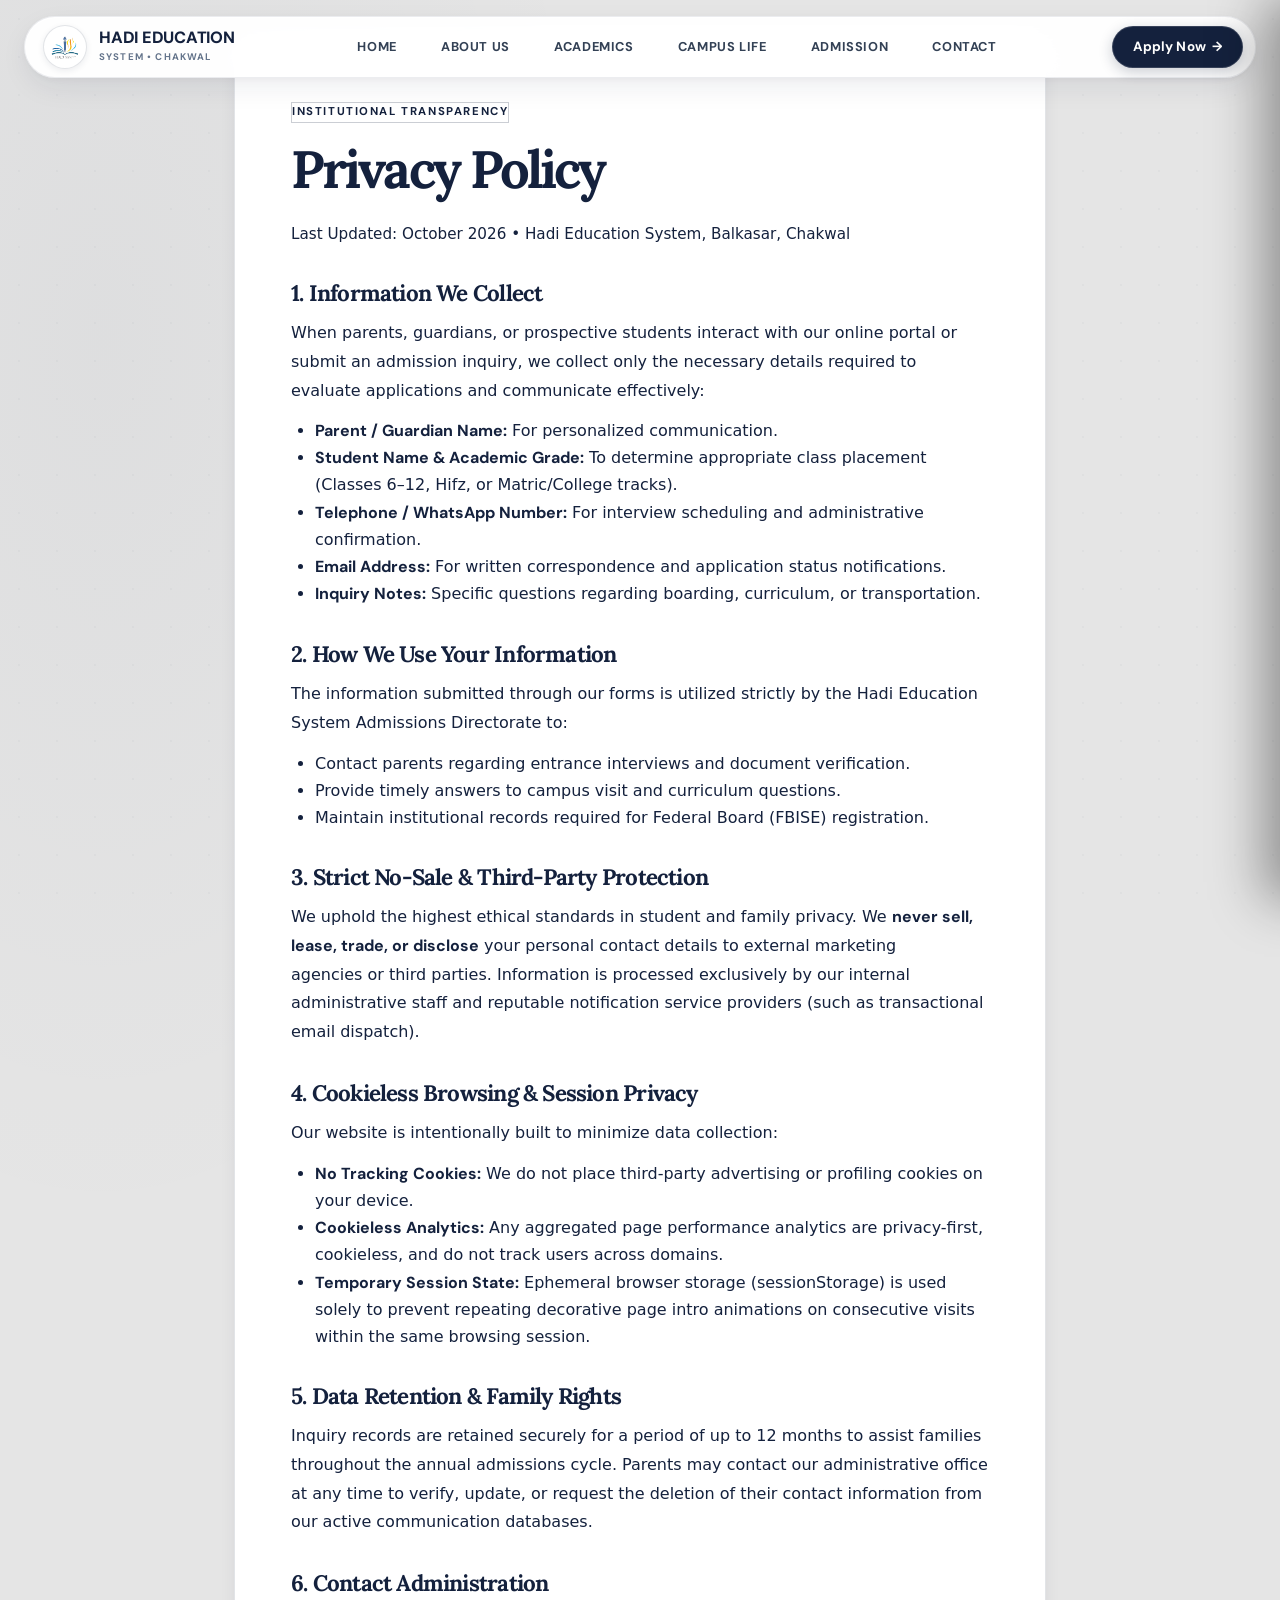
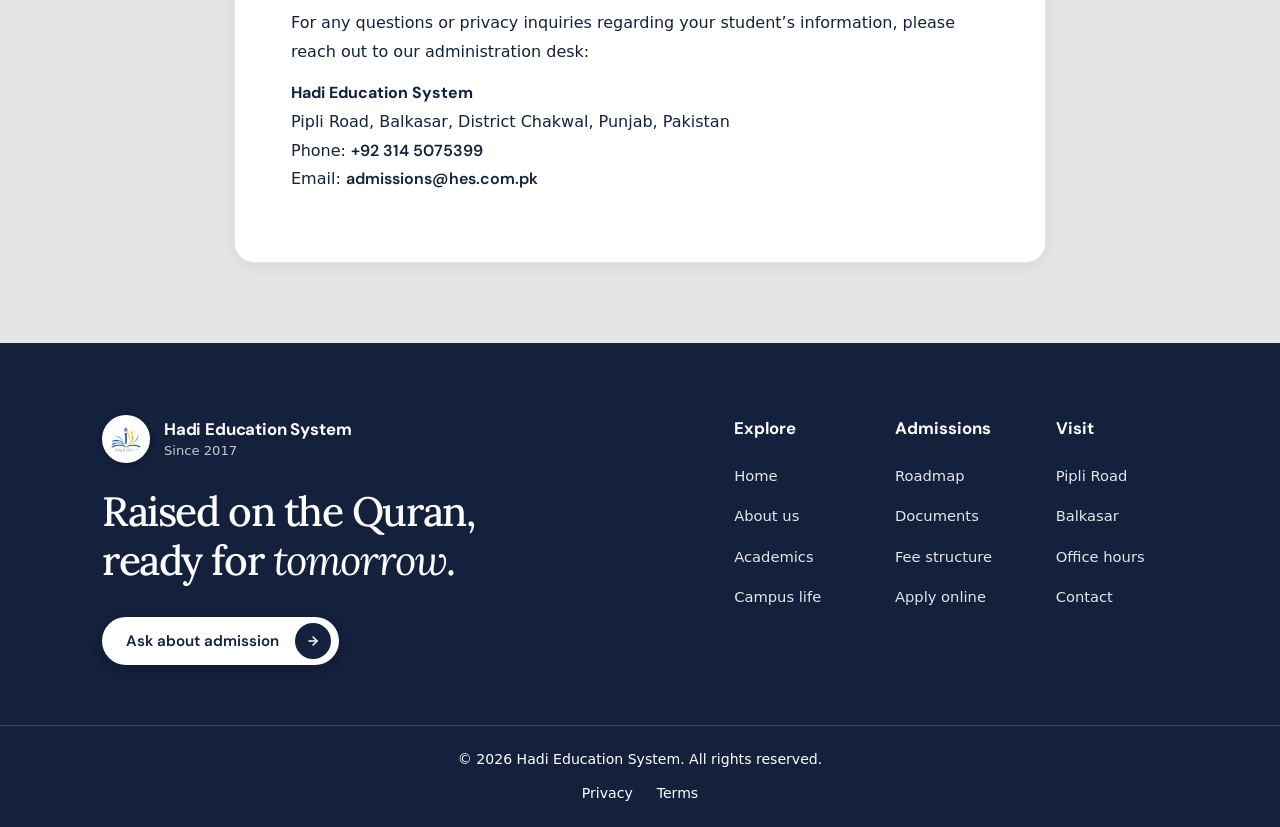
<file: privacy.html>
<!DOCTYPE html>
<html lang="en" dir="ltr" data-theme="light">

<head>
  <meta charset="UTF-8">
  <meta name="viewport" content="width=device-width, initial-scale=1.0">
  <meta name="color-scheme" content="light">

  <title>Privacy Policy — Hadi Education System (HES)</title>
  <meta name="description"
    content="How Hadi Education System protects your family's data when submitting admission inquiries and browsing our website in Balkasar, Chakwal.">

  <!-- Single Config: SITE_URL -->
  <script>window.SITE_URL = window.SITE_URL || 'http://localhost:3000';</script>

  <!-- Favicons -->
  <link rel="icon" href="favicon.svg?v=2" type="image/svg+xml">
  <link rel="icon" type="image/png" sizes="32x32" href="favicon-32x32.png?v=2046">
  <link rel="icon" type="image/png" sizes="16x16" href="favicon-16x16.png?v=2046">
  <link rel="icon" href="favicon.ico?v=2046" sizes="any">
  <link rel="apple-touch-icon" href="apple-touch-icon.png?v=2046">
  <link rel="manifest" href="site.webmanifest">
  <meta name="theme-color" content="#14213D">

  <!-- Open Graph -->
  <meta property="og:type" content="website">
  <meta property="og:site_name" content="Hadi Education System">
  <meta property="og:title" content="Privacy Policy — Hadi Education System">
  <meta property="og:description" content="How Hadi Education System protects family and student data submitted through our admissions portal.">
  <meta property="og:image" content="assets/images/og/og-about.jpg">
  <meta property="og:image:width" content="1200">
  <meta property="og:image:height" content="630">
  <meta property="og:image:alt" content="Hadi Education System Privacy Policy">
  <meta property="og:locale" content="en_PK">

  <!-- Twitter Card -->
  <meta name="twitter:card" content="summary_large_image">
  <meta name="twitter:title" content="Privacy Policy — Hadi Education System">
  <meta name="twitter:description" content="Our commitment to safeguarding family and student privacy.">
  <meta name="twitter:image" content="assets/images/og/og-about.jpg">

  <!-- Faster Non-Blocking Font Loading -->
  <link rel="preconnect" href="https://fonts.googleapis.com">
  <link rel="preconnect" href="https://fonts.gstatic.com" crossorigin>
  <link rel="stylesheet" href="https://fonts.googleapis.com/css2?family=DM+Sans:wght@400;500;600;700;800&family=Lora:ital,wght@0,500;0,600;0,700;1,500&display=swap" media="print" onload="this.media='all'">
  <link rel="stylesheet" href="https://fonts.googleapis.com/css2?family=Amiri:ital,wght@0,400;0,700;1,400&family=Noto+Nastaliq+Urdu:wght@400;700&display=swap" media="print" onload="this.media='all'">
  <noscript>
    <link rel="stylesheet" href="https://fonts.googleapis.com/css2?family=Amiri:ital,wght@0,400;0,700;1,400&family=DM+Sans:wght@400;500;600;700;800&family=Lora:ital,wght@0,500;0,600;0,700;1,500&family=Noto+Nastaliq+Urdu:wght@400;700&display=swap">
  </noscript>

  <!-- Stylesheets -->
  <link rel="stylesheet" href="assets/css/main.css?v=2063">

  <script>
    (function () {
      try { localStorage.removeItem('hes-perf-mode'); } catch (e) {}
    })();
  </script>

  <style>
    .privacy-container {
      max-width: 860px;
      margin: 0 auto;
      padding: 40px 24px 80px;
    }
    .privacy-card {
      background: #FFFFFF;
      border: 1px solid rgba(20, 33, 61, 0.12);
      border-radius: var(--radius-lg, 20px);
      padding: clamp(32px, 5vw, 56px);
      box-shadow: var(--shadow-sm);
    }
    .privacy-section {
      margin-bottom: 32px;
    }
    .privacy-section:last-child {
      margin-bottom: 0;
    }
    .privacy-section h2 {
      font-family: var(--font-serif);
      color: var(--navy, #14213D);
      font-size: 1.4rem;
      margin-bottom: 12px;
      display: flex;
      align-items: center;
      gap: 10px;
    }
    .privacy-section p {
      color: var(--text-charcoal, #14213D);
      line-height: 1.8;
      font-size: 1rem;
      margin-bottom: 12px;
    }
    .privacy-section ul {
      margin-left: 24px;
      margin-bottom: 14px;
      list-style: disc;
      color: var(--text-charcoal, #14213D);
      line-height: 1.7;
    }
  </style>
</head>

<body class="page-privacy">
  <a href="#main-content" class="skip-to-content">Skip to main content</a>

  <!-- Sticky Frosted Navbar -->
  <header class="navbar">
    <div class="container navbar-inner">
      <a href="index.html" class="brand-logo" aria-label="Hadi Education System Home">
        <picture>
          <source srcset="assets/images/hadi-education-logo.webp" type="image/webp">
          <img class="brand-logo-image" src="assets/images/hadi-education-logo.jpg" alt="Hadi Education System logo" width="46" height="46">
        </picture>
        <div class="brand-title-wrap">
          <span class="brand-name">HADI EDUCATION</span>
          <span class="brand-tag">SYSTEM • CHAKWAL</span>
        </div>
      </a>

      <nav class="nav-links" aria-label="Main Navigation">
        <a href="index.html" class="nav-link">Home</a>
        <a href="about.html" class="nav-link">About Us</a>
        <a href="academics.html" class="nav-link">Academics</a>
        <a href="campus-life.html" class="nav-link">Campus Life</a>
        <a href="admission.html" class="nav-link">Admission</a>
        <a href="contact.html" class="nav-link">Contact</a>
      </nav>

      <div class="header-actions">
        <a href="admission.html" class="btn header-cta" data-track-event="admission_cta_click" data-track-label="privacy-header-cta">
          Apply Now <span class="cta-arrow" aria-hidden="true">→</span>
        </a>
        <button class="menu-toggle-btn" aria-label="Open Navigation Menu">☰</button>
      </div>
    </div>
  </header>

  <!-- Mobile Drawer -->
  <div class="drawer-overlay"></div>
  <aside class="mobile-drawer" aria-label="Mobile Navigation Drawer">
    <div class="drawer-header">
      <div class="brand-logo">
        <img class="brand-logo-image" src="assets/images/hadi-education-logo.jpg" alt="Hadi Education System logo">
        <div class="brand-title-wrap">
          <span class="brand-name">HES BALKASSAR</span>
          <span class="brand-tag">EST. 2017</span>
        </div>
      </div>
      <button class="drawer-close" aria-label="Close Navigation Menu">&times;</button>
    </div>
    <div class="drawer-links">
      <a href="index.html" class="drawer-link">Home</a>
      <a href="about.html" class="drawer-link">About Us</a>
      <a href="academics.html" class="drawer-link">Academics</a>
      <a href="campus-life.html" class="drawer-link">Campus Life</a>
      <a href="admission.html" class="drawer-link">Admission</a>
      <a href="contact.html" class="drawer-link">Contact</a>
    </div>
  </aside>

  <!-- Main Content -->
  <main id="main-content">

    <div class="privacy-container">
      <div class="privacy-card">
        <span class="section-tag">Institutional Transparency</span>
        <h1 class="section-title" style="margin-bottom: 24px;">Privacy Policy</h1>
        <p style="color: var(--text-muted); font-size: 0.95rem; margin-bottom: 32px;">
          Last Updated: October 2026 • Hadi Education System, Balkasar, Chakwal
        </p>

        <section class="privacy-section">
          <h2>1. Information We Collect</h2>
          <p>
            When parents, guardians, or prospective students interact with our online portal or submit an admission inquiry, we collect only the necessary details required to evaluate applications and communicate effectively:
          </p>
          <ul>
            <li><strong>Parent / Guardian Name:</strong> For personalized communication.</li>
            <li><strong>Student Name &amp; Academic Grade:</strong> To determine appropriate class placement (Classes 6–12, Hifz, or Matric/College tracks).</li>
            <li><strong>Telephone / WhatsApp Number:</strong> For interview scheduling and administrative confirmation.</li>
            <li><strong>Email Address:</strong> For written correspondence and application status notifications.</li>
            <li><strong>Inquiry Notes:</strong> Specific questions regarding boarding, curriculum, or transportation.</li>
          </ul>
        </section>

        <section class="privacy-section">
          <h2>2. How We Use Your Information</h2>
          <p>
            The information submitted through our forms is utilized strictly by the Hadi Education System Admissions Directorate to:
          </p>
          <ul>
            <li>Contact parents regarding entrance interviews and document verification.</li>
            <li>Provide timely answers to campus visit and curriculum questions.</li>
            <li>Maintain institutional records required for Federal Board (FBISE) registration.</li>
          </ul>
        </section>

        <section class="privacy-section">
          <h2>3. Strict No-Sale &amp; Third-Party Protection</h2>
          <p>
            We uphold the highest ethical standards in student and family privacy. We <strong>never sell, lease, trade, or disclose</strong> your personal contact details to external marketing agencies or third parties. Information is processed exclusively by our internal administrative staff and reputable notification service providers (such as transactional email dispatch).
          </p>
        </section>

        <section class="privacy-section">
          <h2>4. Cookieless Browsing &amp; Session Privacy</h2>
          <p>
            Our website is intentionally built to minimize data collection:
          </p>
          <ul>
            <li><strong>No Tracking Cookies:</strong> We do not place third-party advertising or profiling cookies on your device.</li>
            <li><strong>Cookieless Analytics:</strong> Any aggregated page performance analytics are privacy-first, cookieless, and do not track users across domains.</li>
            <li><strong>Temporary Session State:</strong> Ephemeral browser storage (sessionStorage) is used solely to prevent repeating decorative page intro animations on consecutive visits within the same browsing session.</li>
          </ul>
        </section>

        <section class="privacy-section">
          <h2>5. Data Retention &amp; Family Rights</h2>
          <p>
            Inquiry records are retained securely for a period of up to 12 months to assist families throughout the annual admissions cycle. Parents may contact our administrative office at any time to verify, update, or request the deletion of their contact information from our active communication databases.
          </p>
        </section>

        <section class="privacy-section">
          <h2>6. Contact Administration</h2>
          <p>
            For any questions or privacy inquiries regarding your student’s information, please reach out to our administration desk:
          </p>
          <p>
            <strong>Hadi Education System</strong><br>
            Pipli Road, Balkasar, District Chakwal, Punjab, Pakistan<br>
            Phone: <a href="tel:+923145075399" style="color: var(--navy, #14213D); font-weight: 600;">+92 314 5075399</a><br>
            Email: <a href="contact.html" style="color: var(--navy, #14213D); font-weight: 600;">admissions@hes.com.pk</a>
          </p>
        </section>
      </div>
    </div>
  </main>

  <!-- FOOTER -->
    <!-- ==========================================================================
       THE CAMPUS SKYLINE — GLOBAL SHARED FOOTER
       ========================================================================== -->
  <footer class="footer footer-skyline" id="campus-skyline" role="contentinfo">

    <div class="container footer-container">
      <!-- Top Row: Left Brand/Sign-off/CTA + Right 3 Link Columns -->
      <div class="footer-top-row">
        <!-- Left Column -->
        <div class="footer-col-left">
          <!-- Logo Brand Emblem -->
          <div class="skyline-brand">
            <div class="skyline-logo-wrap">
              <img src="assets/images/hadi-education-logo.jpg" alt="Hadi Education System logo" class="skyline-logo-img" width="48" height="48">
            </div>
            <div class="skyline-brand-text">
              <div class="skyline-brand-name" data-en="Hadi Education System" data-ur="ہادی ایجوکیشن سسٹم">Hadi Education System</div>
              <div class="skyline-brand-sub" data-en="Since 2017" data-ur="قیام 2017">Since 2017</div>
            </div>
          </div>

          <!-- Lora Sign-off Line -->
          <h2 class="footer-sign-off" data-en="Raised on the Quran,&lt;br&gt;ready for &lt;em&gt;tomorrow&lt;/em&gt;." data-ur="قرآن سے تربیت،&lt;br&gt;&lt;em&gt;مستقبل&lt;/em&gt; کے لیے تیار۔">Raised on the Quran,<br>ready for <em>tomorrow</em>.</h2>

          <!-- White Pill Button with Navy Arrow Circle -->
          <a href="https://wa.me/923145075399?text=Assalam-o-Alaikum,%20I%20would%20like%20to%20inquire%20about%20admissions%20at%20Hadi%20Education%20System." class="footer-cta-btn" id="footerWhatsappCta" target="_blank" rel="noopener" aria-label="Ask about admission on WhatsApp">
            <span class="footer-cta-label" data-en="Ask about admission" data-ur="داخلے کے متعلق معلومات">Ask about admission</span>
            <span class="footer-cta-arrow" aria-hidden="true">
              <svg width="14" height="14" viewBox="0 0 24 24" fill="none" stroke="currentColor" stroke-width="2.5" stroke-linecap="round" stroke-linejoin="round">
                <line x1="5" y1="12" x2="19" y2="12"></line>
                <polyline points="12 5 19 12 12 19"></polyline>
              </svg>
            </span>
          </a>
        </div>

        <!-- Right Column: 3 Link Groups in DM Sans -->
        <div class="footer-col-right">
          <!-- Column 1: Explore -->
          <details class="footer-link-group" open>
            <summary class="footer-group-title">
              <span data-en="Explore" data-ur="دریافت کریں">Explore</span>
              <span class="footer-accordion-icon" aria-hidden="true">
                <svg width="18" height="18" viewBox="0 0 24 24" fill="none" stroke="currentColor" stroke-width="2" stroke-linecap="round" stroke-linejoin="round"><polyline points="6 9 12 15 18 9"></polyline></svg>
              </span>
            </summary>
            <ul class="footer-links-list">
              <li><a href="index.html" class="footer-nav-link" data-en="Home" data-ur="صفحہ اول">Home</a></li>
              <li><a href="about.html" class="footer-nav-link" data-en="About us" data-ur="ہمارے بارے میں">About us</a></li>
              <li><a href="academics.html" class="footer-nav-link" data-en="Academics" data-ur="تعلیمی شعبہ">Academics</a></li>
              <li><a href="campus-life.html" class="footer-nav-link" data-en="Campus life" data-ur="کیمپس لائف">Campus life</a></li>
            </ul>
          </details>

          <!-- Column 2: Admissions -->
          <details class="footer-link-group" open>
            <summary class="footer-group-title">
              <span data-en="Admissions" data-ur="داخلہ طریقہ کار">Admissions</span>
              <span class="footer-accordion-icon" aria-hidden="true">
                <svg width="18" height="18" viewBox="0 0 24 24" fill="none" stroke="currentColor" stroke-width="2" stroke-linecap="round" stroke-linejoin="round"><polyline points="6 9 12 15 18 9"></polyline></svg>
              </span>
            </summary>
            <ul class="footer-links-list">
              <li><a href="admission.html#admission-roadmap" class="footer-nav-link" data-en="Roadmap" data-ur="داخلہ روڈ میپ">Roadmap</a></li>
              <li><a href="admission.html#ar-station-2" class="footer-nav-link" data-en="Documents" data-ur="دستاویزات کی فہرست">Documents</a></li>
              <li><a href="admission.html#application-form" class="footer-nav-link" data-en="Fee structure" data-ur="فیس شیڈول">Fee structure</a></li>
              <li><a href="admission.html#application-form" class="footer-nav-link" data-en="Apply online" data-ur="آن لائن درخواست">Apply online</a></li>
            </ul>
          </details>

          <!-- Column 3: Visit -->
          <details class="footer-link-group" open>
            <summary class="footer-group-title">
              <span data-en="Visit" data-ur="کیمپس وزٹ">Visit</span>
              <span class="footer-accordion-icon" aria-hidden="true">
                <svg width="18" height="18" viewBox="0 0 24 24" fill="none" stroke="currentColor" stroke-width="2" stroke-linecap="round" stroke-linejoin="round"><polyline points="6 9 12 15 18 9"></polyline></svg>
              </span>
            </summary>
            <ul class="footer-links-list">
              <li><a href="contact.html" class="footer-nav-link" id="footerAddressRoad" data-en="Pipli Road" data-ur="پپلی روڈ">Pipli Road</a></li>
              <li><a href="contact.html" class="footer-nav-link" id="footerAddressCity" data-en="Balkasar" data-ur="بلکسر">Balkasar</a></li>
              <li><a href="contact.html" class="footer-nav-link" id="footerHoursLink" data-en="Office hours" data-ur="دفتری اوقات">Office hours</a></li>
              <li><a href="contact.html" class="footer-nav-link" data-en="Contact" data-ur="رابطہ">Contact</a></li>
            </ul>
          </details>
        </div>
      </div>
    </div>

    <!-- Legal Strip below Skyline (Complete Blue to bottom) -->
    <div class="footer-legal-strip">
      <div class="container footer-legal-container">
        <p class="footer-legal-copyright">
          <span data-en="© 2026 Hadi Education System" data-ur="© 2026 ہادی ایجوکیشن سسٹم">© 2026 Hadi Education System</span><span class="footer-legal-rights" data-en=". All rights reserved." data-ur="۔ جملہ حقوق محفوظ ہیں۔">. All rights reserved.</span>
        </p>
        <div class="footer-legal-links">
          <a href="privacy.html" class="footer-legal-link" data-en="Privacy" data-ur="پرائیویسی">Privacy</a>
          <a href="privacy.html#terms" class="footer-legal-link" data-en="Terms" data-ur="شرائط">Terms</a>
        </div>
      </div>
    </div>
  </footer>

  <!-- Scripts -->
  <script src="assets/js/siteContent.js?v=2046"></script>
  <script src="assets/js/toast.js?v=2046"></script>
  <script src="assets/js/analytics.js?v=2046" defer></script>
  <script src="assets/js/app.js?v=2063"></script>
</body>
</html>
</file>
<file: assets/css/page-gateway.css>
/* ==========================================================================
   PAGE GATEWAY INTRO SYSTEM — SHARED STYLES
   Hadi Education System (HES)
   Strict Palette: Navy #14213D, White #FFFFFF, Black #000000, Gray #E5E5E5
   ========================================================================== */

:root {
  --navy: #14213D;
  --white: #FFFFFF;
  --black: #000000;
  --gray: #E5E5E5;

  /* Snappy Performance Timing Tokens */
  --ease: cubic-bezier(.22, 1, .36, 1);
  --dur-micro: 150ms;
  --dur-fast: 180ms;
  --dur-standard: 280ms;
  --dur-reveal: 300ms;
  --dur-large: 600ms;
  --reveal-distance: 14px;
  --stagger: 45ms;
  --hover-lift: 4px;
}

/* --------------------------------------------------------------------------
   1. OVERLAY CONTAINER (Disabled - initial splash/loading removed)
   -------------------------------------------------------------------------- */
.gw-overlay,
.gw-active .gw-overlay {
  display: none !important;
  pointer-events: none !important;
  opacity: 0 !important;
  visibility: hidden !important;
}

html.gw-active,
html.gw-active body {
  overflow: visible !important;
  overscroll-behavior: auto !important;
  touch-action: auto !important;
}

/* --------------------------------------------------------------------------
   2. STAGE & ARCH STRUCTURE
   -------------------------------------------------------------------------- */
.gw-stage {
  position: relative;
  display: flex;
  flex-direction: column;
  align-items: center;
  justify-content: center;
  text-align: center;
  width: 100%;
  max-width: 320px;
  margin: 0 auto;
}

/* Subpage Arch (240x300 viewBox) */
.gw-arch-svg {
  width: 240px;
  height: 300px;
  max-width: 80vw;
  max-height: 70vh;
  transform-origin: 50% 93%;
  will-change: transform, opacity;
  display: block;
}

@media (max-width: 768px) {
  .gw-arch-svg {
    width: 180px;
    height: 225px;
    transform-origin: 50% 93%;
  }
}

/* Home Arch (300x360 viewBox - 30% larger) */
.gw-arch-svg--home {
  width: 300px;
  height: 360px;
  max-width: 85vw;
  max-height: 75vh;
  transform-origin: 50% 94%;
}

@media (max-width: 768px) {
  .gw-arch-svg--home {
    width: 220px;
    height: 264px;
    transform-origin: 50% 94%;
  }
}

/* SVG Line Properties */
.gw-arch-path {
  stroke: var(--white, #FFFFFF);
  stroke-opacity: 0.95;
  stroke-width: 1.5;
  fill: none;
  stroke-linecap: round;
  vector-effect: non-scaling-stroke;
  stroke-dasharray: 1;
  stroke-dashoffset: 1;
}

.gw-arch-path--home {
  stroke: var(--white, #FFFFFF);
  stroke-opacity: 0.95;
  stroke-width: 1.5;
  fill: none;
  stroke-linecap: round;
  vector-effect: non-scaling-stroke;
  stroke-dasharray: 1;
  stroke-dashoffset: 1;
}

.gw-baseline {
  stroke: var(--white, #FFFFFF);
  stroke-opacity: 0.25;
  stroke-width: 1;
  vector-effect: non-scaling-stroke;
}

.gw-draw-item {
  stroke: var(--white, #FFFFFF);
  stroke-opacity: 0.95;
  stroke-width: 1.5;
  fill: none;
  stroke-linecap: round;
  stroke-linejoin: round;
  vector-effect: non-scaling-stroke;
  stroke-dasharray: 1;
  stroke-dashoffset: 1;
  opacity: 0;
  will-change: stroke-dashoffset, opacity;
}

/* --------------------------------------------------------------------------
   3. SUBPAGE TIMELINE ANIMATIONS (0 to 650ms)
   -------------------------------------------------------------------------- */
/* 0 to 380ms: Arch draws */
.gw-active .gw-arch-path {
  animation: gwArchDraw 380ms var(--ease) forwards;
}

@keyframes gwArchDraw {
  0% { stroke-dashoffset: 1; }
  100% { stroke-dashoffset: 0; }
}

/* 90 to 400ms: Inner drawing draws (elements staggered by 40ms) */
.gw-active .gw-draw-item {
  animation: gwInnerDraw 300ms var(--ease) calc(90ms + var(--gw-stagger, 0ms)) forwards;
}

@keyframes gwInnerDraw {
  0% {
    stroke-dashoffset: 1;
    opacity: 0;
  }
  15% {
    opacity: 1;
  }
  100% {
    stroke-dashoffset: 0;
    opacity: 1;
  }
}

/* 150 to 350ms: Label fades up 6px over 200ms */
.gw-label {
  display: block;
  font-family: var(--font-main, 'DM Sans', -apple-system, BlinkMacSystemFont, sans-serif);
  font-size: 11px;
  font-weight: 500;
  letter-spacing: 0.32em;
  text-transform: uppercase;
  color: var(--white, #FFFFFF);
  opacity: 0;
  transform: translateY(6px);
  margin-top: 24px;
  will-change: opacity, transform;
}

.gw-active .gw-label {
  animation: gwLabelIn 200ms var(--ease) 150ms forwards;
}

@keyframes gwLabelIn {
  0% {
    opacity: 0;
    transform: translateY(6px);
  }
  100% {
    opacity: 0.85;
    transform: translateY(0);
  }
}

/* --------------------------------------------------------------------------
   4. HOME VARIANT TIMELINE ANIMATIONS (0 to 750ms)
   -------------------------------------------------------------------------- */
.gw-stage--home {
  display: flex;
  flex-direction: column;
  align-items: center;
  justify-content: center;
}

.gw-home-visual {
  position: relative;
  display: flex;
  align-items: center;
  justify-content: center;
}

/* 0 to 420ms: Home Arch draws */
.gw-active .gw-arch-path--home {
  animation: gwArchDrawHome 420ms var(--ease) forwards;
}

@keyframes gwArchDrawHome {
  0% { stroke-dashoffset: 1; }
  100% { stroke-dashoffset: 0; }
}

/* 120 to 470ms: Logo reveals cleanly without scale jitter */
.gw-home-logo {
  position: absolute;
  top: 48%;
  left: 50%;
  transform: translate(-50%, -50%);
  width: 140px;
  height: 140px;
  border-radius: 50%;
  background: #FFFFFF;
  overflow: hidden;
  display: flex;
  align-items: center;
  justify-content: center;
  box-shadow: 0 4px 20px rgba(0, 0, 0, 0.35);
  opacity: 0;
  clip-path: inset(100% 0 0 0);
  will-change: opacity, clip-path;
}

@media (max-width: 768px) {
  .gw-home-logo {
    width: 110px;
    height: 110px;
    top: 48%;
    left: 50%;
  }
}

.gw-home-logo-img {
  width: 100%;
  height: 100%;
  object-fit: cover;
  border-radius: 50%;
  display: block;
}

.gw-active .gw-home-logo {
  animation: gwLogoReveal 350ms var(--ease) 120ms forwards;
}

@keyframes gwLogoReveal {
  0% {
    clip-path: inset(100% 0 0 0);
    opacity: 0;
  }
  100% {
    clip-path: inset(0 0 0 0);
    opacity: 1;
  }
}

/* 240 to 480ms: Wordmark with fixed letter-spacing and smooth vertical fade */
.gw-home-wordmark {
  display: block;
  font-family: var(--font-main, 'DM Sans', -apple-system, BlinkMacSystemFont, sans-serif);
  font-size: 13px;
  font-weight: 600;
  letter-spacing: 0.22em;
  text-transform: uppercase;
  color: var(--white, #FFFFFF);
  opacity: 0;
  transform: translateY(6px);
  margin-top: 24px;
  text-align: center;
  white-space: nowrap;
  will-change: opacity, transform;
}

@media (max-width: 480px) {
  .gw-home-wordmark {
    font-size: 12px;
    letter-spacing: 0.16em;
    margin-top: 20px;
  }
}

.gw-active .gw-home-wordmark {
  animation: gwWordmarkIn 240ms var(--ease) 240ms forwards;
}

@keyframes gwWordmarkIn {
  0% {
    opacity: 0;
    transform: translateY(6px);
  }
  100% {
    opacity: 0.90;
    transform: translateY(0);
  }
}

/* --------------------------------------------------------------------------
   5. EXIT TRANSITIONS (Overlay fades out quickly, total sequence < 1100ms)
   -------------------------------------------------------------------------- */
.gw-exit .gw-label,
.gw-exit .gw-draw-item {
  opacity: 0 !important;
  transition: opacity 120ms ease;
}

.gw-exit .gw-home-logo,
.gw-exit .gw-home-wordmark {
  opacity: 0 !important;
  transition: opacity 140ms ease;
}

.gw-exit .gw-arch-svg,
.gw-exit .gw-arch-svg--home {
  transform: scale(1.03) !important;
  opacity: 0 !important;
  transition: transform 250ms var(--ease), opacity 250ms var(--ease);
}

.gw-exit {
  opacity: 0 !important;
  pointer-events: none !important;
  transition: opacity 250ms var(--ease);
}

/* Subsequent visit in same session: quick 220ms fade exit */
.gw-subsequent .gw-overlay {
  animation: gwSubsequentFade 240ms var(--ease) forwards !important;
}
@keyframes gwSubsequentFade {
  0% { opacity: 0.9; }
  100% { opacity: 0; visibility: hidden; }
}

/* Fast skip exit (under 150ms) */
.gw-exit.gw-skip-exit .gw-label,
.gw-exit.gw-skip-exit .gw-draw-item,
.gw-exit.gw-skip-exit .gw-home-logo,
.gw-exit.gw-skip-exit .gw-home-wordmark {
  opacity: 0 !important;
  transition: opacity 60ms ease;
}

.gw-exit.gw-skip-exit .gw-arch-svg,
.gw-exit.gw-skip-exit .gw-arch-svg--home {
  transform: scale(1.02) !important;
  opacity: 0 !important;
  transition: transform 140ms ease, opacity 140ms ease;
}

.gw-exit.gw-skip-exit {
  opacity: 0 !important;
  pointer-events: none !important;
  transition: opacity 140ms ease;
}

/* --------------------------------------------------------------------------
   6. SKIP BUTTON (Top-right, min 44px tap target)
   -------------------------------------------------------------------------- */
.gw-skip {
  position: absolute;
  top: 24px;
  top: calc(24px + env(safe-area-inset-top, 0px));
  right: 24px;
  right: calc(24px + env(safe-area-inset-right, 0px));
  min-height: 44px;
  min-width: 44px;
  padding: 10px 20px;
  background-color: transparent;
  color: rgba(255, 255, 255, 0.75);
  border: 1px solid rgba(255, 255, 255, 0.35);
  border-radius: 9999px;
  font-family: var(--font-main, 'DM Sans', -apple-system, BlinkMacSystemFont, sans-serif);
  font-size: 12px;
  font-weight: 500;
  letter-spacing: 0.12em;
  text-transform: uppercase;
  cursor: pointer;
  z-index: 100001;
  transition: background-color 150ms ease, border-color 150ms ease, color 150ms ease;
  -webkit-tap-highlight-color: transparent;
}

.gw-skip:hover {
  color: #FFFFFF;
  border-color: #FFFFFF;
  background-color: rgba(255, 255, 255, 0.10);
}

.gw-skip:focus-visible {
  outline: 2px solid #FFFFFF;
  outline-offset: 3px;
}

/* --------------------------------------------------------------------------
   7. CONSISTENCY RULES: HERO ENTRANCE (Immediate static state)
   -------------------------------------------------------------------------- */
.hero-stagger-item {
  opacity: 1 !important;
  transform: none !important;
  transition: none !important;
}

.hero-stagger-active .hero-stagger-item,
.hero-stagger-active .cl-fade-elem,
.cl-fade-elem {
  opacity: 1 !important;
  transform: none !important;
  transition: none !important;
}

.hero-stagger-active .hero-stagger-item:nth-child(n) {
  transition-delay: 0s !important;
}

/* --------------------------------------------------------------------------
   8. SIBLING CARDS STAGGER (capped at 5 items, max 180ms delay)
   -------------------------------------------------------------------------- */
.card-grid > *:nth-child(1),
.facilities-grid > *:nth-child(1),
.values-grid > *:nth-child(1),
.faculty-grid > *:nth-child(1),
.admissions-grid > *:nth-child(1),
.contact-grid > *:nth-child(1),
.features-grid > *:nth-child(1),
.cl-spaces-grid > *:nth-child(1),
.grid > *:nth-child(1) {
  --reveal-delay: calc(0 * var(--stagger, 45ms));
}
.card-grid > *:nth-child(2),
.facilities-grid > *:nth-child(2),
.values-grid > *:nth-child(2),
.faculty-grid > *:nth-child(2),
.admissions-grid > *:nth-child(2),
.contact-grid > *:nth-child(2),
.features-grid > *:nth-child(2),
.cl-spaces-grid > *:nth-child(2),
.grid > *:nth-child(2) {
  --reveal-delay: calc(1 * var(--stagger, 45ms));
}
.card-grid > *:nth-child(3),
.facilities-grid > *:nth-child(3),
.values-grid > *:nth-child(3),
.faculty-grid > *:nth-child(3),
.admissions-grid > *:nth-child(3),
.contact-grid > *:nth-child(3),
.features-grid > *:nth-child(3),
.cl-spaces-grid > *:nth-child(3),
.grid > *:nth-child(3) {
  --reveal-delay: calc(2 * var(--stagger, 45ms));
}
.card-grid > *:nth-child(4),
.facilities-grid > *:nth-child(4),
.values-grid > *:nth-child(4),
.faculty-grid > *:nth-child(4),
.admissions-grid > *:nth-child(4),
.contact-grid > *:nth-child(4),
.features-grid > *:nth-child(4),
.cl-spaces-grid > *:nth-child(4),
.grid > *:nth-child(4) {
  --reveal-delay: calc(3 * var(--stagger, 45ms));
}
.card-grid > *:nth-child(n+5),
.facilities-grid > *:nth-child(n+5),
.values-grid > *:nth-child(n+5),
.faculty-grid > *:nth-child(n+5),
.admissions-grid > *:nth-child(n+5),
.contact-grid > *:nth-child(n+5),
.features-grid > *:nth-child(n+5),
.cl-spaces-grid > *:nth-child(n+5),
.grid > *:nth-child(n+5) {
  --reveal-delay: calc(4 * var(--stagger, 45ms));
}

/* --------------------------------------------------------------------------
   9. SHARED HOVER LIFT & FOCUS BEHAVIOR (Desktop only)
   -------------------------------------------------------------------------- */
@media (hover: hover) and (pointer: fine) {
  .hover-lift,
  .facility-card,
  .feature-card,
  .stat-card,
  .contact-card,
  .faculty-card,
  .value-card,
  .quote-card,
  .cta-card,
  .cl-space-card {
    transition: transform var(--dur-fast, 250ms) var(--ease),
                box-shadow var(--dur-fast, 250ms) var(--ease) !important;
  }
  .hover-lift:hover,
  .facility-card:hover,
  .feature-card:hover,
  .stat-card:hover,
  .contact-card:hover,
  .faculty-card:hover,
  .value-card:hover,
  .quote-card:hover,
  .cta-card:hover,
  .cl-space-card:hover {
    transform: translateY(calc(-1 * var(--hover-lift, 6px))) !important;
  }
}

/* --------------------------------------------------------------------------
   10. REDUCED MOTION & NO-JS FALLBACKS
   -------------------------------------------------------------------------- */
@media (prefers-reduced-motion: reduce) {
  .hero-stagger-item {
    opacity: 1 !important;
    transform: none !important;
    transition: none !important;
  }
  .reveal,
  .reveal-left,
  .reveal-right,
  .reveal-zoom {
    opacity: 1 !important;
    transform: none !important;
    transition: none !important;
  }
}

html:not(.js) .hero-stagger-item,
html:not(.js) .reveal {
  opacity: 1 !important;
  transform: none !important;
}
</file>
<file: assets/css/main.css>
/* ==========================================================================
   HADI EDUCATION SYSTEM (HES) — NAVY, BLACK, WHITE AND GRAY DESIGN SYSTEM
   Palette: White #FFFFFF | Light Gray #E5E5E5 | Navy #14213D | Black #000000
   Typography: Lora & DM Sans, with Amiri and Noto Nastaliq Urdu
   ========================================================================== */

/* Google Fonts @import removed for faster non-blocking font loading */

/* =======================================================================
   GLOBAL PREFERS-REDUCED-MOTION — disables ALL CSS animations/transitions
   Animations are then selectively re-enabled by JS only where needed.
   ======================================================================= */
@media (prefers-reduced-motion: reduce) {
  *, *::before, *::after {
    animation-duration: 0.01ms !important;
    animation-iteration-count: 1 !important;
    transition-duration: 0.01ms !important;
    scroll-behavior: auto !important;
  }

  /* Testimonial marquee: stop scrolling */
  .quote-marquee-track {
    animation: none !important;
    display: flex;
    flex-wrap: wrap;
    gap: 16px;
    transform: none !important;
  }

  /* Nav pulse dot: stop pulsing */
  .nav-pulse-dot {
    animation: none !important;
  }

  /* Campus Life scrolling strip: stop */
  .cl-strip-track, [class*='strip-track'] {
    animation: none !important;
    transform: none !important;
  }

  /* Reveal elements: show immediately without animation */
  .reveal, .reveal-left, .reveal-right, .reveal-zoom {
    opacity: 1 !important;
    transform: none !important;
    filter: none !important;
  }

  /* Hero parallax: disable */
  .vm-bg-img, .vm-bg-logo {
    transform: none !important;
  }

  /* Page gateway: instant dismiss */
  .gw-overlay {
    opacity: 0 !important;
    pointer-events: none !important;
  }

  /* Ensure content never stays hidden when motion is off */
  .cl-fade-elem,
  .ar-card,
  .mv-card,
  .timeline-step,
  [class*='fade'],
  [class*='is-upcoming'] {
    opacity: 1 !important;
    transform: none !important;
    visibility: visible !important;
  }
}

/* --- Root Design Tokens (Light Mode Default) --- */

/* Size-adjusted system font fallbacks to reduce layout shift (CLS) */
@font-face {
  font-family: 'Lora';
  size-adjust: 102%;
  src: local('Georgia');
  font-display: swap;
  unicode-range: U+0000-00FF;
}
@font-face {
  font-family: 'DM Sans';
  size-adjust: 95%;
  src: local('Arial'), local('Helvetica Neue'), local('-apple-system');
  font-display: swap;
  unicode-range: U+0000-00FF;
}

:root {
  --font-serif: 'Lora', Georgia, serif;
  --font-sans: 'DM Sans', system-ui, -apple-system, sans-serif;
  --font-arabic: 'Amiri', 'Noto Naskh Arabic', serif;
  --font-urdu: 'Noto Nastaliq Urdu', 'Amiri', serif;

  /* Color Palette */
  --primary-emerald: #14213D;
  --primary-emerald-dark: #000000;
  --primary-emerald-light: #14213D;
  --primary-emerald-rgb: 20, 33, 61;

  --accent-gold: #14213D;
  --accent-gold-light: #14213D;
  --accent-gold-dark: #000000;
  --accent-gold-rgb: 20, 33, 61;

  --bg-ivory: #E5E5E5;
  --bg-surface: #FFFFFF;
  --bg-mint-tint: #E5E5E5;
  --bg-card: rgba(255, 255, 255, 0.96);

  --text-charcoal: #14213D;
  --text-muted: #14213D;
  --text-light: #FFFFFF;

  --border-light: rgba(20, 33, 61, 0.14);
  --border-gold: rgba(20, 33, 61, 0.35);

  /* Elevation & Shadows */
  --shadow-sm: 0 4px 16px rgba(20, 33, 61, 0.06);
  --shadow-md: 0 16px 38px -20px rgba(20, 33, 61, 0.24);
  --shadow-lg: 0 26px 70px -30px rgba(20, 33, 61, 0.32);
  --shadow-gold: 0 8px 25px rgba(20, 33, 61, 0.16);
  --shadow-inner: inset 0 2px 4px rgba(0, 0, 0, 0.05);

  /* Radius & Spacing */
  --radius-sm: 6px;
  --radius-md: 12px;
  --radius-lg: 20px;
  --radius-full: 9999px;

  /* Strict Palette Variables */
  --navy: #14213D;
  --white: #FFFFFF;
  --black: #000000;
  --gray: #E5E5E5;

  /* Shared Snappy Performance Tokens */
  --ease: cubic-bezier(.22, 1, .36, 1);
  --dur-micro: 150ms;
  --dur-fast: 180ms;
  --dur-standard: 280ms;
  --dur-reveal: 300ms;
  --dur-large: 600ms;
  --reveal-distance: 14px;
  --stagger: 45ms;
  --hover-lift: 4px;

  --transition-fast: 150ms cubic-bezier(.22, 1, .36, 1);
  --transition-normal: 280ms cubic-bezier(.22, 1, .36, 1);
  --transition-slow: 500ms cubic-bezier(.22, 1, .36, 1);

  /* Container */
  --container-width: 1240px;
}

/* --- Dark Theme Tokens --- */
[data-theme="dark"] {
  --primary-emerald: #14213D;
  --primary-emerald-dark: #000000;
  --primary-emerald-light: #14213D;
  --accent-gold: #14213D;
  --accent-gold-light: #E5E5E5;
  --accent-gold-dark: #FFFFFF;
  --bg-ivory: #000000;
  --bg-surface: #14213D;
  --bg-mint-tint: #14213D;
  --bg-card: rgba(20, 33, 61, 0.96);

  --text-charcoal: #FFFFFF;
  --text-muted: #E5E5E5;

  --border-light: rgba(229, 229, 229, 0.2);
  --border-gold: rgba(229, 229, 229, 0.28);

  --shadow-sm: 0 4px 16px rgba(0, 0, 0, 0.3);
  --shadow-md: 0 16px 38px -20px rgba(0, 0, 0, 0.5);
  --shadow-lg: 0 26px 70px -30px rgba(0, 0, 0, 0.65);
}

/* --- Global Reset & Base Styles --- */
*,
*::before,
*::after {
  box-sizing: border-box;
  margin: 0;
  padding: 0;
}

html {
  font-size: 16px;
  scroll-behavior: smooth;
  -webkit-font-smoothing: antialiased;
  -moz-osx-font-smoothing: grayscale;
  overflow-x: hidden;
  max-width: 100vw;
}

body {
  font-family: var(--font-sans);
  background-color: var(--bg-ivory);
  color: var(--text-charcoal);
  line-height: 1.65;
  overflow-x: hidden;
  max-width: 100vw;
  transition: background-color var(--transition-normal), color var(--transition-normal);
  position: relative;
}

/* Subtle Geometric Star Lattice Background */
body::before {
  content: "";
  position: fixed;
  top: 0;
  left: 0;
  width: 100vw;
  height: 100vh;
  background-image: radial-gradient(rgba(201, 162, 75, 0.08) 1.2px, transparent 1.2px);
  background-size: 32px 32px;
  pointer-events: none;
  z-index: -1;
  opacity: 0.7;
}

[data-theme="dark"] body::before {
  background-image: radial-gradient(rgba(229, 195, 101, 0.06) 1.2px, transparent 1.2px);
}

/* RTL Support */
[dir="rtl"] {
  font-family: var(--font-urdu), var(--font-sans);
  text-align: right;
}

[dir="rtl"] .hero-actions,
[dir="rtl"] .nav-links,
[dir="rtl"] .form-row,
[dir="rtl"] .header-actions {
  flex-direction: row-reverse;
}

a {
  color: inherit;
  text-decoration: none;
  transition: color var(--transition-fast);
}

img,
video {
  max-width: 100%;
  height: auto;
  display: block;
}

ul {
  list-style: none;
}

button,
input,
select,
textarea {
  font: inherit;
  color: inherit;
  border: none;
  outline: none;
}

button {
  cursor: pointer;
}

/* --- Accessibility & Focus --- */
:focus-visible {
  outline: 2px solid var(--accent-gold);
  outline-offset: 3px;
}

.skip-to-content {
  position: absolute;
  top: -100px;
  left: 20px;
  background: var(--accent-gold);
  color: var(--primary-emerald-dark);
  padding: 10px 18px;
  border-radius: var(--radius-sm);
  font-weight: 700;
  z-index: 9999;
  transition: top 0.2s ease;
}

.skip-to-content:focus {
  top: 20px;
}

/* Accessibility: Visually Hidden Utility */
.visually-hidden {
  position: absolute !important;
  width: 1px !important;
  height: 1px !important;
  padding: 0 !important;
  margin: -1px !important;
  overflow: hidden !important;
  clip: rect(0, 0, 0, 0) !important;
  clip-path: inset(50%) !important;
  white-space: nowrap !important;
  border: 0 !important;
}

/* --- Layout Container --- */
.container {
  width: 100%;
  max-width: var(--container-width);
  margin-left: auto;
  margin-right: auto;
  padding-left: 24px;
  padding-right: 24px;
}

/* --- Typography Classes --- */
h1,
h2,
h3,
h4,
.serif-heading {
  font-family: var(--font-serif);
  font-weight: 700;
  color: var(--text-charcoal);
  line-height: 1.25;
}

.arabic-text {
  font-family: var(--font-arabic);
  direction: rtl;
  font-size: 1.25rem;
  line-height: 1.8;
  color: var(--accent-gold-dark);
}

[data-theme="dark"] .arabic-text {
  color: var(--accent-gold-light);
}

.urdu-text {
  font-family: var(--font-urdu);
  line-height: 2;
}

.section-tag {
  display: inline-flex;
  align-items: center;
  gap: 8px;
  padding: 6px 16px;
  background: var(--bg-mint-tint);
  border: 1px solid var(--border-gold);
  color: var(--primary-emerald);
  font-size: 0.85rem;
  font-weight: 700;
  text-transform: uppercase;
  letter-spacing: 1.5px;
  border-radius: var(--radius-full);
  margin-bottom: 16px;
}

[data-theme="dark"] .section-tag {
  color: var(--accent-gold-light);
}

.section-title {
  font-size: clamp(2rem, 4vw, 3rem);
  margin-bottom: 16px;
  position: relative;
}

/* =========================================================================
   LEARNING PATHWAY — THE ARCHES AND THE RAIL
   ========================================================================= */
.arches-section {
  position: relative;
  overflow: clip;
  overflow-x: clip;
  padding: clamp(64px, 8vw, 100px) 0 clamp(72px, 8.5vw, 108px);
  background: #14213D !important;
  color: #FFFFFF !important;
  border-top: 1px solid rgba(255, 255, 255, 0.12);
  border-bottom: 1px solid rgba(255, 255, 255, 0.08);
  opacity: 1 !important;
  transform: none !important;
  visibility: visible !important;
}

.arches-container {
  position: relative;
  z-index: 2;
  max-width: 1160px;
  margin-inline: auto;
  min-width: 0;
}

/* Background Pattern (Bottom-Left Corner) */
.arches-bg-pattern {
  position: absolute;
  inset-block-end: 0;
  inset-inline-start: 0;
  width: clamp(200px, 22vw, 290px);
  height: clamp(200px, 22vw, 290px);
  pointer-events: none;
  opacity: 0.07;
  overflow: hidden;
  z-index: 1;
  color: #FFFFFF;
}

.arches-bg-pattern svg {
  display: block;
  width: 100%;
  height: 100%;
}

/* Header */
.arches-header {
  text-align: center;
  max-width: 760px;
  margin-inline: auto;
  margin-block-end: clamp(36px, 4.5vw, 52px);
}

.arches-pill-wrap {
  margin-block-end: 16px;
}

.arches-pill {
  display: inline-block;
  font-family: var(--font-sans);
  font-size: 0.78rem;
  font-weight: 600;
  letter-spacing: 0.18em;
  text-transform: uppercase;
  color: #FFFFFF;
  padding: 5px 18px;
  background: rgba(255, 255, 255, 0.05);
  border: 1px solid rgba(255, 255, 255, 0.32);
  border-radius: 9999px;
}

.arches-title {
  font-family: var(--font-serif);
  font-size: clamp(2.2rem, 4.2vw, 3.4rem);
  font-weight: 700;
  line-height: 1.18;
  letter-spacing: -0.02em;
  color: #FFFFFF;
  margin: 0 0 16px 0;
}

.arches-intro {
  font-family: var(--font-sans);
  font-size: clamp(1rem, 1.25vw, 1.08rem);
  line-height: 1.68;
  color: rgba(248, 246, 240, 0.9);
  margin: 0 auto;
}

/* --- Card Base Styling --- */
.arch-card {
  position: relative;
  border-radius: 160px 160px 24px 24px;
  padding: 72px 32px 36px;
  text-align: center;
  display: flex;
  flex-direction: column;
  align-items: center;
  box-sizing: border-box;
  overflow: hidden;
  box-shadow: none !important;
  transform: none !important;
  transition: none !important;
  filter: none !important;
}

.arch-card:hover {
  transform: none !important;
  box-shadow: none !important;
}

.arch-card--white {
  background: #FFFFFF !important;
  background-color: #FFFFFF !important;
  background-image: none !important;
  border: 2px solid #FFFFFF !important;
  color: #16213e;
  box-shadow: none !important;
  filter: none !important;
}

.arch-card--white::before,
.arch-card--white::after {
  content: none !important;
  display: none !important;
  background: none !important;
}

.arch-card--navy {
  background: #1f2f57 !important;
  background-color: #1f2f57 !important;
  background-image: none !important;
  border: 2px solid #d9b56a !important;
  color: #FFFFFF;
  box-shadow: none !important;
  filter: none !important;
}

.arch-card--navy::before,
.arch-card--navy::after {
  content: none !important;
  display: none !important;
  background: none !important;
}

/* Number / Star Badge (sits 20px from top, 44px diameter) */
.arch-badge {
  position: absolute;
  top: 20px;
  left: 50%;
  transform: translateX(-50%);
  width: 44px;
  height: 44px;
  border-radius: 50%;
  display: flex;
  align-items: center;
  justify-content: center;
  flex-shrink: 0;
}

.arch-card--white .arch-badge {
  background: #16213e;
}

.arch-badge-num {
  font-family: var(--font-sans);
  font-size: 1.125rem;
  font-weight: 700;
  line-height: 1;
  color: #FFFFFF;
}

.arch-badge--gold {
  background: #d9b56a;
}

.arch-star-icon {
  display: block;
}

/* Class Label */
.arch-label {
  display: block;
  font-family: var(--font-sans);
  font-size: 13px;
  font-weight: 600;
  letter-spacing: 0.16em;
  text-transform: uppercase;
  color: #3b4a78;
  margin: 0 0 14px 0;
  line-height: 1.3;
}

.arch-label--gold {
  color: #e8cf94;
}

/* Title */
.arch-title {
  font-family: var(--font-serif);
  font-weight: 700;
  font-size: clamp(1.45rem, 1.8vw, 1.75rem); /* ~28px */
  line-height: 1.25;
  color: #16213e;
  margin: 0 0 16px 0;
}

.arch-title--light {
  color: #FFFFFF;
}

/* Description */
.arch-desc {
  font-family: var(--font-sans);
  font-size: 1rem; /* 16px */
  line-height: 1.7;
  color: #475569;
  margin: 0;
  flex-grow: 1;
}

.arch-desc--light {
  color: #e2e8f0;
}

/* Card 2 Specialization Pills */
.arch-pills {
  display: flex;
  flex-wrap: wrap;
  justify-content: center;
  gap: 10px;
  margin-top: auto;
  padding-top: 24px;
  width: 100%;
}

.arch-pill {
  display: inline-block;
  padding: 6px 16px;
  border-radius: 9999px;
  border: 1.5px solid #2d3e69;
  color: #16213e;
  font-family: var(--font-sans);
  font-size: 13px;
  font-weight: 600;
  background: transparent;
  cursor: default;
  user-select: none;
  pointer-events: none;
}

/* Inside Card 3 Quranic Footer (Mobile) */
.arch-card-quranic-footer {
  margin-top: auto;
  padding-top: 20px;
  width: 100%;
  display: flex;
  flex-direction: column;
  align-items: center;
  text-align: center;
}

.arch-card-quranic-line {
  width: 100%;
  max-width: 120px;
  height: 0;
  border-top: 2px dashed #d9b56a;
  margin-bottom: 8px;
}

/* Captions Shared */
.arches-caption {
  font-family: var(--font-sans);
  font-size: 14px;
  line-height: 1.4;
  margin: 0;
}

.arches-caption--academic {
  color: #cbd5e1;
}

.arches-caption--quranic {
  color: #e8cf94;
}

/* Swipe Hint */
.arches-swipe-hint {
  display: flex;
  align-items: center;
  justify-content: center;
  gap: 8px;
  font-family: var(--font-sans);
  font-size: 14px;
  color: #cbd5e1;
  margin-top: 20px;
  padding-inline: 16px;
  user-select: none;
}

.arches-swipe-icon {
  display: inline-block;
  color: #cbd5e1;
  flex-shrink: 0;
}

/* =========================================================================
   DESKTOP LAYOUT (1024px and up)
   ========================================================================= */
@media (min-width: 1024px) {
  .arches-container {
    padding-inline: clamp(16px, 3.5vw, 32px);
  }

  .arches-header {
    padding-inline: 0;
  }

  .arches-grid {
    display: grid;
    grid-template-columns: repeat(3, minmax(0, 1fr));
    gap: 28px;
    align-items: stretch;
    overflow: visible;
    padding-inline: 0;
    scroll-snap-type: none;
  }

  .arches-list {
    grid-column: 1 / span 2;
    display: grid;
    grid-template-columns: repeat(2, minmax(0, 1fr));
    gap: 28px;
    list-style: none;
    padding: 0;
    margin: 0;
    align-items: stretch;
  }

  .arches-grid > article.arch-card {
    height: 100%;
  }

  /* The Desktop Rail */
  .arches-desktop-rail {
    display: grid;
    grid-template-columns: repeat(3, minmax(0, 1fr));
    gap: 28px;
    margin-top: 26px;
  }

  .arches-rail-academic {
    grid-column: 1 / span 2;
  }

  .arches-rail-line {
    display: flex;
    align-items: center;
    width: 100%;
    margin-bottom: 10px;
  }

  .arches-rail-dot {
    width: 8px;
    height: 8px;
    border-radius: 50%;
    background: rgba(226, 232, 240, 0.85);
    flex-shrink: 0;
  }

  .arches-rail-bar {
    flex: 1;
    height: 2px;
    background: rgba(226, 232, 240, 0.55);
  }

  .arches-rail-arrow {
    flex-shrink: 0;
    margin-inline-start: -2px;
  }

  .arches-rail-quranic {
    grid-column: 3;
  }

  .arches-dashed-line {
    width: 100%;
    height: 0;
    border-top: 2px dashed #d9b56a;
    margin-bottom: 10px;
    margin-top: 3px;
  }

  /* Hide Mobile-Specific Elements on Desktop */
  .arch-card-quranic-footer,
  .arches-swipe-hint {
    display: none !important;
  }

  .arches-track::after {
    display: none !important;
  }
}

/* =========================================================================
   MOBILE & TABLET LAYOUT (< 1024px) — Native Horizontal Swipe Row
   ========================================================================= */
@media (max-width: 1023.98px) {
  .arches-container {
    padding-inline: 0;
    max-width: 100%;
  }

  .arches-header {
    padding-inline: clamp(16px, 4vw, 32px);
    margin-block-end: 28px;
  }

  .arches-desktop-rail {
    display: none !important;
  }

  /* The Track */
  .arches-track {
    display: flex;
    gap: 16px;
    overflow-x: auto;
    overflow-y: hidden;
    align-items: stretch;
    scroll-snap-type: x mandatory;
    scroll-behavior: auto;
    overscroll-behavior-x: contain;
    padding-inline-start: max(16px, env(safe-area-inset-left));
    padding-inline-end: max(16px, env(safe-area-inset-right));
    scroll-padding-inline-start: max(16px, env(safe-area-inset-left));
    scroll-padding-inline-end: max(16px, env(safe-area-inset-right));
    scrollbar-width: none;
    -ms-overflow-style: none;
    width: 100%;
    box-sizing: border-box;
    min-width: 0;
    -webkit-overflow-scrolling: touch;
  }

  .arches-track::-webkit-scrollbar {
    display: none;
  }

  .arches-track:focus-visible {
    outline: 2px solid #d9b56a;
    outline-offset: 2px;
  }

  /* 1px ::after spacer at the end of the track so the last card gets its end padding in every browser */
  .arches-track::after {
    content: "";
    flex: 0 0 1px;
    width: 1px;
    min-width: 1px;
    height: 1px;
    pointer-events: none;
  }

  /* Numbered Stages List as flex row within track */
  .arches-list {
    display: flex;
    gap: 16px;
    align-items: stretch;
    list-style: none;
    padding: 0;
    margin: 0;
    flex: 0 0 auto;
    min-width: 0;
  }

  /* Each Card */
  .arch-card {
    flex: 0 0 clamp(280px, 80vw, 340px);
    scroll-snap-align: start;
    scroll-snap-stop: normal;
    box-sizing: border-box;
    min-width: 0;
    padding: 68px clamp(20px, 5vw, 32px) 32px;
  }

  .arch-card-quranic-footer {
    display: flex;
  }

  .arches-swipe-hint {
    display: flex;
  }
}

/* --- RTL (Urdu Language) Support --- */
html[dir="rtl"] .arches-swipe-icon,
[dir="rtl"] .arches-swipe-icon {
  transform: scaleX(-1);
}

html[dir="rtl"] .arches-rail-arrow,
[dir="rtl"] .arches-rail-arrow {
  transform: scaleX(-1);
}

/* =========================================================================
   DARK THEME SUPPORT
   ========================================================================= */
[data-theme="dark"] .arches-section {
  background: #0f172a !important;
}

[data-theme="dark"] .arch-card--white {
  background: #FFFFFF; /* Preserves crisp white arch against dark bg */
  color: #16213e;
}

.section-subtitle {
  font-size: 1.125rem;
  color: var(--text-muted);
  max-width: 680px;
  margin-bottom: 48px;
}

.text-gold {
  color: var(--accent-gold) !important;
}

.gold-gradient-text {
  color: inherit !important;
  background: none !important;
  -webkit-text-fill-color: currentColor !important;
}

/* --- Placeholder Image System --- */
.image-slot {
  position: relative;
  width: 100%;
  background: #F8F9FA !important;
  border: 1.5px dashed #D0D5DD !important;
  border-radius: var(--radius-md);
  overflow: hidden;
  display: flex;
  flex-direction: column;
  align-items: center;
  justify-content: center;
  text-align: center;
  padding: 30px 20px;
  transition: transform 0.3s ease, border-color 0.3s ease, box-shadow 0.3s ease;
}

[data-theme="dark"] .image-slot {
  background: #0f1a30 !important;
  border-color: rgba(255, 255, 255, 0.20) !important;
}

.image-slot>* {
  position: relative;
  z-index: 1;
}

.image-slot:hover {
  transform: translateY(-4px);
  border-color: var(--navy, #14213D) !important;
  box-shadow: 0 12px 28px rgba(20, 33, 61, 0.08);
}

[data-theme="dark"] .image-slot:hover {
  border-color: #FFFFFF !important;
}

.image-slot-icon {
  font-size: 2.5rem;
  margin-bottom: 12px;
  color: var(--navy, #14213D);
  filter: drop-shadow(0 2px 4px rgba(0, 0, 0, 0.08));
}

[data-theme="dark"] .image-slot-icon {
  color: #FFFFFF;
}

.image-slot-title {
  font-family: var(--font-serif);
  font-size: 1.15rem;
  font-weight: 700;
  color: var(--navy, #14213D);
  margin-bottom: 4px;
}

[data-theme="dark"] .image-slot-title {
  color: #FFFFFF;
}

.image-slot-dimensions {
  display: inline-block;
  font-size: 0.75rem;
  font-weight: 600;
  color: var(--text-muted);
  background: rgba(255, 255, 255, 0.6);
  padding: 4px 10px;
  border-radius: var(--radius-full);
  border: 1px solid var(--border-light);
  margin-top: 8px;
}

[data-theme="dark"] .image-slot-dimensions {
  background: rgba(9, 34, 24, 0.8);
}

/* Aspect ratio helpers */
.aspect-16-9 {
  aspect-ratio: 16 / 9;
}

.aspect-4-3 {
  aspect-ratio: 4 / 3;
}

.aspect-1-1 {
  aspect-ratio: 1 / 1;
}

.aspect-3-4 {
  aspect-ratio: 3 / 4;
}

.aspect-hero {
  min-height: 480px;
}

/* Real Image Fallback (When user replaces placeholder) */
.real-image {
  width: 100%;
  height: 100%;
  object-fit: cover;
  border-radius: inherit;
}

/* --- Buttons & UI Elements --- */
.btn {
  display: inline-flex;
  align-items: center;
  justify-content: center;
  gap: 10px;
  padding: 14px 28px;
  font-size: 0.95rem;
  font-weight: 700;
  letter-spacing: 0.5px;
  border-radius: var(--radius-full);
  transition: all var(--transition-normal);
  white-space: nowrap;
  position: relative;
  overflow: hidden;
  text-decoration: none;
}

.btn::after {
  content: "";
  position: absolute;
  top: 50%;
  left: 50%;
  width: 150%;
  height: 150%;
  background: radial-gradient(circle, rgba(255, 255, 255, 0.3) 0%, transparent 70%);
  transform: translate(-50%, -50%) scale(0);
  opacity: 0;
  transition: transform 0.5s ease, opacity 0.5s ease;
}

.btn:hover::after {
  transform: translate(-50%, -50%) scale(1);
  opacity: 1;
}

.btn-gold {
  background: linear-gradient(135deg, var(--accent-gold-light) 0%, var(--accent-gold) 100%);
  color: var(--primary-emerald-dark);
  box-shadow: var(--shadow-gold);
}

.btn-gold:hover {
  transform: translateY(-2px);
  box-shadow: 0 10px 28px rgba(201, 162, 75, 0.45);
  filter: brightness(1.05);
}

.btn-emerald {
  background: var(--primary-emerald);
  color: var(--bg-ivory);
  box-shadow: var(--shadow-md);
}

.btn-emerald:hover {
  background: var(--primary-emerald-light);
  transform: translateY(-2px);
  box-shadow: var(--shadow-lg);
}

.btn-outline-gold {
  background: transparent;
  border: 2px solid var(--accent-gold);
  color: var(--accent-gold);
}

.btn-outline-gold:hover {
  background: var(--accent-gold);
  color: var(--primary-emerald-dark);
}

.btn-outline-emerald {
  background: transparent;
  border: 2px solid var(--primary-emerald);
  color: var(--primary-emerald);
}

[data-theme="dark"] .btn-outline-emerald {
  border-color: var(--accent-gold-light);
  color: var(--accent-gold-light);
}

.btn-outline-emerald:hover {
  background: var(--primary-emerald);
  color: #FFFFFF;
}

.btn-sm {
  padding: 8px 18px;
  font-size: 0.85rem;
}

/* --- Frosted Glass Cards --- */
.glass-card {
  background: var(--bg-card);
  backdrop-filter: blur(16px);
  -webkit-backdrop-filter: blur(16px);
  border: 1px solid var(--border-light);
  border-radius: var(--radius-lg);
  padding: 32px;
  box-shadow: var(--shadow-md);
  transition: transform var(--transition-normal), box-shadow var(--transition-normal), border-color var(--transition-fast);
  position: relative;
}

.glass-card:hover {
  transform: translateY(-6px);
  box-shadow: var(--shadow-lg);
  border-color: var(--border-gold);
}

.glass-card-gold {
  border: 1px solid var(--border-gold);
}

/* --- Top Announcement Bar --- */
.announcement-bar {
  background: var(--primary-emerald-dark);
  color: var(--text-light);
  font-size: 0.85rem;
  padding: 8px 0;
  border-bottom: 1px solid rgba(201, 162, 75, 0.25);
  display: flex;
  align-items: center;
  position: relative;
  z-index: 101;
}

.announcement-inner {
  display: flex;
  justify-content: space-between;
  align-items: center;
  gap: 16px;
}

.announcement-text {
  display: flex;
  align-items: center;
  gap: 10px;
}

.badge-pulse {
  display: inline-block;
  width: 8px;
  height: 8px;
  border-radius: 50%;
  background: var(--accent-gold);
  box-shadow: 0 0 0 0 rgba(201, 162, 75, 0.7);
  animation: pulse 1.8s infinite;
}

@keyframes pulse {
  0% {
    box-shadow: 0 0 0 0 rgba(201, 162, 75, 0.7);
  }

  70% {
    box-shadow: 0 0 0 8px rgba(201, 162, 75, 0);
  }

  100% {
    box-shadow: 0 0 0 0 rgba(201, 162, 75, 0);
  }
}

.announcement-contacts {
  display: flex;
  align-items: center;
  gap: 20px;
  font-weight: 500;
}

.announcement-contacts a {
  display: inline-flex;
  align-items: center;
  gap: 6px;
  color: var(--accent-gold-light);
}

.announcement-contacts a:hover {
  text-decoration: underline;
}

/* --- Sticky Navbar --- */
.navbar {
  position: sticky;
  top: 0;
  left: 0;
  width: 100%;
  z-index: 100;
  background: transparent;
  backdrop-filter: none;
  -webkit-backdrop-filter: none;
  border-bottom: none;
  transition: all var(--transition-normal);
  padding: 14px 0;
}

[data-theme="dark"] .navbar {
  background: transparent;
  border-bottom: none;
}

.navbar.scrolled {
  padding: 10px 0;
  box-shadow: none;
  border-bottom-color: transparent;
}

.navbar-inner {
  display: flex;
  align-items: center;
  justify-content: space-between;
  gap: 20px;
}

.brand-logo {
  display: flex;
  align-items: center;
  gap: 12px;
  font-family: var(--font-serif);
  font-weight: 800;
  font-size: 1.35rem;
  color: var(--primary-emerald);
}

[data-theme="dark"] .brand-logo {
  color: #FAF7F0;
}

.brand-emblem {
  width: 44px;
  height: 44px;
  background: linear-gradient(135deg, var(--primary-emerald) 0%, var(--primary-emerald-dark) 100%);
  border: 1.5px solid var(--accent-gold);
  border-radius: 12px;
  display: flex;
  align-items: center;
  justify-content: center;
  color: var(--accent-gold-light);
  font-size: 1.4rem;
  box-shadow: var(--shadow-sm);
  transform: rotate(0deg);
  transition: transform 0.4s ease;
}

.brand-logo-image {
  width: 60px;
  height: 60px;
  flex: 0 0 auto;
  object-fit: contain;
  padding: 2px;
  border: 1px solid var(--border-light);
  border-radius: 9px;
  background: #FFFFFF;
}

.brand-logo:hover .brand-emblem {
  transform: rotate(45deg);
}

.brand-title-wrap {
  display: flex;
  flex-direction: column;
}

.brand-name {
  line-height: 1.1;
  letter-spacing: 0.5px;
}

.brand-tag {
  font-family: var(--font-sans);
  font-size: 0.68rem;
  font-weight: 700;
  color: var(--accent-gold);
  letter-spacing: 1.5px;
  text-transform: uppercase;
}

.nav-links {
  display: flex;
  align-items: center;
  gap: 28px;
}

.nav-link {
  font-weight: 600;
  font-size: 0.95rem;
  color: var(--text-charcoal);
  padding: 6px 0;
  position: relative;
}

.nav-link::after {
  content: "";
  position: absolute;
  bottom: 0;
  left: 0;
  width: 0%;
  height: 2px;
  background: var(--accent-gold);
  transition: width var(--transition-fast);
}

.nav-link:hover,
.nav-link.active {
  color: var(--accent-gold);
}

.nav-link:hover::after,
.nav-link.active::after {
  width: 100%;
}

.header-actions {
  display: flex;
  align-items: center;
  gap: 14px;
}

/* Control Toggle Buttons (Theme & Language) */
.icon-toggle-btn {
  width: 40px;
  height: 40px;
  border-radius: var(--radius-full);
  background: var(--bg-surface);
  border: 1px solid var(--border-light);
  color: var(--text-charcoal);
  display: flex;
  align-items: center;
  justify-content: center;
  font-size: 1.1rem;
  box-shadow: var(--shadow-sm);
  transition: all var(--transition-fast);
}

.icon-toggle-btn:hover {
  border-color: var(--accent-gold);
  color: var(--accent-gold);
  transform: scale(1.05);
}

.lang-toggle-btn {
  padding: 6px 14px;
  border-radius: var(--radius-full);
  background: var(--bg-surface);
  border: 1px solid var(--border-light);
  font-weight: 700;
  font-size: 0.85rem;
  color: var(--primary-emerald);
  display: inline-flex;
  align-items: center;
  gap: 6px;
  transition: all var(--transition-fast);
}

[data-theme="dark"] .lang-toggle-btn {
  color: var(--accent-gold-light);
}

.lang-toggle-btn:hover {
  border-color: var(--accent-gold);
  background: var(--bg-mint-tint);
}

.menu-toggle-btn {
  display: none;
  width: 42px;
  height: 42px;
  border-radius: var(--radius-sm);
  background: var(--bg-surface);
  border: 1px solid var(--border-light);
  font-size: 1.3rem;
  color: var(--text-charcoal);
  align-items: center;
  justify-content: center;
}

/* Mobile Slide-in Drawer with Noticeable, Elegant Appearing Animation */
.mobile-drawer {
  position: fixed;
  top: 0;
  right: 0;
  width: 84%;
  max-width: 360px;
  height: 100vh;
  height: 100dvh;
  background: var(--bg-surface, #FFFFFF);
  box-shadow: -16px 0 50px rgba(0, 0, 0, 0.38);
  z-index: 1000;
  padding: 30px 24px;
  display: flex;
  flex-direction: column;
  transform: translate3d(100%, 0, 0);
  pointer-events: none;
  transition: transform 0.58s cubic-bezier(0.22, 1, 0.36, 1),
              box-shadow 0.58s ease;
  will-change: transform;
  overflow-y: auto;
  -webkit-overflow-scrolling: touch;
  overscroll-behavior: contain;
  touch-action: pan-y;
}

[dir="rtl"] .mobile-drawer {
  right: auto;
  left: 0;
  transform: translate3d(-100%, 0, 0);
}

.mobile-drawer.open {
  transform: translate3d(0, 0, 0);
  pointer-events: auto;
}

[dir="rtl"] .mobile-drawer.open {
  transform: translate3d(0, 0, 0);
  pointer-events: auto;
}

[data-theme="dark"] .mobile-drawer {
  background: #0F172A;
  box-shadow: -16px 0 50px rgba(0, 0, 0, 0.75);
}

.drawer-overlay {
  position: fixed;
  inset: 0;
  background: rgba(0, 0, 0, 0.55);
  backdrop-filter: blur(8px);
  -webkit-backdrop-filter: blur(8px);
  z-index: 999;
  opacity: 0;
  pointer-events: none;
  transition: opacity 0.52s cubic-bezier(0.22, 1, 0.36, 1),
              backdrop-filter 0.52s ease;
  overscroll-behavior: contain;
  touch-action: none;
}

.drawer-overlay.open {
  opacity: 1;
  pointer-events: auto;
}

/* Prevent webpage scroll bleed when mobile drawer is open */
html.drawer-open,
body.drawer-open {
  overflow: hidden !important;
  overscroll-behavior: none !important;
}

.drawer-header {
  display: flex;
  align-items: center;
  justify-content: space-between;
  padding-bottom: 20px;
  border-bottom: 1px solid var(--border-light, #E5E5E5);
  margin-bottom: 24px;
  opacity: 0;
  transform: translate3d(0, -16px, 0);
  transition: opacity 0.3s ease, transform 0.3s ease;
}

.mobile-drawer.open .drawer-header {
  opacity: 1;
  transform: translate3d(0, 0, 0);
  transition: opacity 0.5s cubic-bezier(0.22, 1, 0.36, 1),
              transform 0.5s cubic-bezier(0.22, 1, 0.36, 1);
  transition-delay: 0.10s;
}

[data-theme="dark"] .drawer-header {
  border-bottom-color: rgba(255, 255, 255, 0.12);
}

.drawer-close {
  background: none;
  border: none;
  font-size: 1.6rem;
  line-height: 1;
  color: var(--text-charcoal, #14213D);
  cursor: pointer;
  padding: 6px;
  border-radius: 8px;
  transition: transform 0.25s cubic-bezier(0.22, 1, 0.36, 1), color 0.2s ease;
}

.drawer-close:hover,
.drawer-close:active {
  transform: scale(1.15) rotate(90deg);
}

[data-theme="dark"] .drawer-close {
  color: #FFFFFF;
}

.drawer-links {
  display: flex;
  flex-direction: column;
  gap: 10px;
  margin-bottom: 30px;
}

.drawer-link {
  font-size: 1.15rem;
  font-weight: 600;
  color: var(--text-charcoal, #14213D);
  padding: 10px 0;
  border-bottom: 1px solid rgba(0, 0, 0, 0.05);
  opacity: 0;
  transform: translate3d(45px, 0, 0);
  transition: opacity 0.28s ease,
              transform 0.28s ease,
              color 0.2s ease,
              padding-left 0.2s ease;
}

[dir="rtl"] .drawer-link {
  transform: translate3d(-45px, 0, 0);
}

.mobile-drawer.open .drawer-link {
  opacity: 1;
  transform: translate3d(0, 0, 0);
  transition: opacity 0.52s cubic-bezier(0.22, 1, 0.36, 1),
              transform 0.52s cubic-bezier(0.22, 1, 0.36, 1),
              color 0.2s ease,
              padding-left 0.2s ease;
}

[dir="rtl"] .mobile-drawer.open .drawer-link {
  transform: translate3d(0, 0, 0);
}

/* Staggered entrance animation for drawer links (deliberate, noticeable cascade) */
.mobile-drawer.open .drawer-link:nth-child(1) { transition-delay: 0.16s; }
.mobile-drawer.open .drawer-link:nth-child(2) { transition-delay: 0.24s; }
.mobile-drawer.open .drawer-link:nth-child(3) { transition-delay: 0.32s; }
.mobile-drawer.open .drawer-link:nth-child(4) { transition-delay: 0.40s; }
.mobile-drawer.open .drawer-link:nth-child(5) { transition-delay: 0.48s; }
.mobile-drawer.open .drawer-link:nth-child(6) { transition-delay: 0.56s; }

.drawer-link:hover,
.drawer-link:focus-visible {
  color: var(--navy, #14213D);
  padding-left: 6px;
}

[dir="rtl"] .drawer-link:hover,
[dir="rtl"] .drawer-link:focus-visible {
  padding-left: 0;
  padding-right: 6px;
}

.drawer-link.active {
  color: var(--navy, #14213D);
  font-weight: 700;
}

[data-theme="dark"] .drawer-link {
  color: #E2E8F0;
  border-bottom-color: rgba(255, 255, 255, 0.08);
}

[data-theme="dark"] .drawer-link:hover,
[data-theme="dark"] .drawer-link.active {
  color: #FFFFFF;
}

/* Mobile Drawer Footer Copyright Signature */
.drawer-footer {
  margin-top: auto;
  padding-top: 24px;
  padding-bottom: 8px;
  border-top: 1px solid var(--border-color, #E5E5E5);
  text-align: center;
  width: 100%;
}

.drawer-copyright {
  font-size: 0.75rem;
  line-height: 1.5;
  color: var(--text-muted, #64748B);
  font-family: 'DM Sans', sans-serif;
  letter-spacing: 0.02em;
  margin: 0;
}

[data-theme="dark"] .drawer-footer {
  border-top-color: rgba(255, 255, 255, 0.1);
}

[data-theme="dark"] .drawer-copyright {
  color: #94A3B8;
}

@media (prefers-reduced-motion: reduce) {
  .mobile-drawer,
  .drawer-overlay,
  .drawer-header,
  .drawer-link {
    transition: none !important;
  }
  .mobile-drawer.open {
    transform: none !important;
    opacity: 1 !important;
  }
  .mobile-drawer:not(.open) {
    transform: translateX(100%) !important;
    opacity: 0 !important;
    pointer-events: none !important;
  }
  [dir="rtl"] .mobile-drawer:not(.open) {
    transform: translateX(-100%) !important;
  }
}

/* --- Hero Section --- */
.hero {
  position: relative;
  padding: 90px 0 110px;
  overflow: hidden;
  background: transparent;
}

.hero-content {
  text-align: center;
  max-width: 900px;
  margin: 0 auto;
  position: relative;
  z-index: 2;
}

.hero-ayah {
  display: inline-flex;
  flex-direction: column;
  align-items: center;
  justify-content: center;
  text-align: center;
  padding: 8px 24px;
  border-radius: var(--radius-full);
  background: linear-gradient(135deg, #0B1324 0%, #14213D 60%, #1B3155 100%);
  border: 1.5px solid #C9A24B;
  box-shadow: 0 4px 18px rgba(11, 19, 36, 0.22);
  margin-bottom: 24px;
  animation: none !important;
  opacity: 1 !important;
  transform: none !important;
  max-width: min(92%, 520px);
  box-sizing: border-box;
}

.hero-ayah .arabic-text {
  color: #FFFFFF !important;
  font-weight: 700;
  font-size: 1.25rem;
  line-height: 1.35;
  text-align: center;
  display: block;
}

.hero-ayah .ayah-translation,
.hero-ayah span:last-child {
  color: #E2E8F0 !important;
  font-size: 0.82rem;
  font-weight: 500;
  line-height: 1.35;
  text-align: center;
  white-space: normal;
  display: block;
  margin-top: 2px;
}

.hero-title {
  font-size: clamp(2.5rem, 6vw, 4.25rem);
  font-weight: 800;
  line-height: 1.15;
  margin-bottom: 24px;
  letter-spacing: -0.5px;
}

.hero-title.is-typing::after {
  content: "|";
  display: inline-block;
  margin-left: 0.12em;
  color: #FFFFFF;
  animation: hero-typing-caret 0.8s steps(1, end) infinite;
}

@keyframes hero-typing-caret {
  50% {
    opacity: 0;
  }
}

.hero-subtitle {
  font-size: clamp(1.1rem, 2vw, 1.35rem);
  color: var(--text-muted);
  max-width: 720px;
  margin: 0 auto 36px;
  font-weight: 400;
}

.hero-actions {
  display: flex;
  align-items: center;
  justify-content: center;
  gap: 18px;
  flex-wrap: wrap;
  margin-bottom: 48px;
}

.hero-trust-row {
  display: flex;
  align-items: center;
  justify-content: center;
  gap: 32px;
  flex-wrap: wrap;
  padding-top: 24px;
  border-top: 1px solid var(--border-light);
  color: var(--text-muted);
  font-size: 0.9rem;
  font-weight: 600;
}

.hero-trust-item {
  display: flex;
  align-items: center;
  gap: 8px;
}

/* --- Trust Counters Bar (Strict Elite Neutral Theme) --- */
.trust-bar {
  background: #FFFFFF;
  border-top: 1px solid #E5E5E5;
  border-bottom: 1px solid #E5E5E5;
  padding: 48px 0;
  position: relative;
  box-shadow: 0 4px 16px rgba(20, 33, 61, 0.03);
}

[data-theme="dark"] .trust-bar {
  background: #0C1527;
  border-top-color: rgba(255, 255, 255, 0.12);
  border-bottom-color: rgba(255, 255, 255, 0.12);
}

.counters-grid {
  display: grid;
  grid-template-columns: repeat(4, 1fr);
  gap: 24px;
  text-align: center;
}

.counter-item {
  padding: 12px;
  border-right: 1px solid #E5E5E5;
}

.counter-item:last-child {
  border-right: none;
}

[dir="rtl"] .counter-item {
  border-right: none;
  border-left: 1px solid #E5E5E5;
}

[dir="rtl"] .counter-item:last-child {
  border-left: none;
}

.counter-number {
  font-family: var(--font-serif);
  font-size: clamp(2.2rem, 3.5vw, 3.2rem);
  font-weight: 800;
  color: var(--navy, #14213D);
  line-height: 1.1;
  margin-bottom: 8px;
  letter-spacing: -0.02em;
}

[data-theme="dark"] .counter-number {
  color: #FFFFFF;
}

.counter-label {
  font-size: 0.92rem;
  color: #4B5563;
  font-weight: 600;
  letter-spacing: 0.02em;
}

[data-theme="dark"] .counter-label {
  color: #E5E5E5;
}

/* --- Section Layouts --- */
.section {
  padding: 100px 0;
  position: relative;
}

.section-tinted {
  background: var(--bg-mint-tint);
}

.grid-3 {
  display: grid;
  grid-template-columns: repeat(3, 1fr);
  gap: 32px;
}

.grid-2 {
  display: grid;
  grid-template-columns: repeat(2, 1fr);
  gap: 48px;
  align-items: center;
}

.grid-4 {
  display: grid;
  grid-template-columns: repeat(4, 1fr);
  gap: 24px;
}

/* --- Feature Cards (Why Choose Us) --- */
.feature-card {
  text-align: left;
  border-top: 4px solid var(--accent-gold);
}

[dir="rtl"] .feature-card {
  text-align: right;
}

.feature-icon-box {
  width: 64px;
  height: 64px;
  background: var(--bg-mint-tint);
  border: 1px solid var(--border-gold);
  border-radius: var(--radius-md);
  display: flex;
  align-items: center;
  justify-content: center;
  font-size: 1.75rem;
  color: var(--accent-gold-dark);
  margin-bottom: 24px;
  transition: transform var(--transition-normal);
}

[data-theme="dark"] .feature-icon-box {
  color: var(--accent-gold-light);
}

.feature-card:hover .feature-icon-box {
  transform: scale(1.1) rotate(5deg);
}

.feature-title {
  font-size: 1.45rem;
  margin-bottom: 14px;
}

.feature-desc {
  color: var(--text-muted);
  font-size: 0.98rem;
  margin-bottom: 20px;
}

.feature-list {
  display: flex;
  flex-direction: column;
  gap: 10px;
  font-size: 0.9rem;
  color: var(--text-charcoal);
  font-weight: 500;
}

.feature-list li {
  display: flex;
  align-items: center;
  gap: 10px;
}

.feature-list li::before {
  content: "✦";
  color: var(--accent-gold);
  font-size: 0.85rem;
}

/* --- Academic Stepper Timeline --- */
.timeline-stepper {
  display: grid;
  grid-template-columns: repeat(4, 1fr);
  gap: 20px;
  position: relative;
  margin-top: 40px;
}

.timeline-step {
  background: var(--bg-surface);
  border: 1px solid var(--border-light);
  border-radius: var(--radius-md);
  padding: 24px;
  position: relative;
  transition: all var(--transition-normal);
}

.timeline-step:hover {
  border-color: var(--accent-gold);
  transform: translateY(-10px) rotateX(4deg) rotateY(-3deg) scale(1.01);
  box-shadow: 0 26px 55px rgba(20, 33, 61, 0.24), 0 12px 28px rgba(20, 33, 61, 0.12);
}

.timeline-step:hover .timeline-badge {
  transform: translateZ(26px) scale(1.08);
  box-shadow: 0 16px 28px rgba(20, 33, 61, 0.28);
}

.timeline-badge {
  display: inline-flex;
  align-items: center;
  justify-content: center;
  width: 36px;
  height: 36px;
  border-radius: var(--radius-full);
  background: var(--primary-emerald);
  color: var(--accent-gold-light);
  font-weight: 800;
  font-size: 0.9rem;
  margin-bottom: 16px;
  transition: transform 0.35s ease, box-shadow 0.35s ease;
}

.timeline-title {
  font-size: 1.25rem;
  margin-bottom: 8px;
}

.timeline-grades {
  display: inline-block;
  font-size: 0.8rem;
  font-weight: 700;
  color: var(--accent-gold);
  margin-bottom: 12px;
  text-transform: uppercase;
  letter-spacing: 1px;
}

.timeline-desc {
  font-size: 0.9rem;
  color: var(--text-muted);
}

/* --- Testimonial Slider --- */
.testimonials-section {
  position: relative;
  overflow: hidden;
}

.testimonial-card {
  padding: 40px;
  border-left: 4px solid var(--accent-gold);
}

[dir="rtl"] .testimonial-card {
  border-left: none;
  border-right: 4px solid var(--accent-gold);
}

.quote-mark {
  font-family: var(--font-serif);
  font-size: 4rem;
  color: var(--accent-gold);
  line-height: 0.8;
  opacity: 0.6;
  margin-bottom: 12px;
}

.testimonial-quote {
  font-size: 1.15rem;
  font-style: italic;
  color: var(--text-charcoal);
  margin-bottom: 24px;
  line-height: 1.7;
}

.testimonial-author {
  display: flex;
  align-items: center;
  gap: 16px;
}

.author-avatar {
  width: 52px;
  height: 52px;
  border-radius: var(--radius-full);
  background: var(--bg-mint-tint);
  border: 2px solid var(--accent-gold);
  display: flex;
  align-items: center;
  justify-content: center;
  font-weight: 700;
  color: var(--primary-emerald);
  font-size: 1.1rem;
}

.author-name {
  font-weight: 700;
  font-size: 1rem;
}

.author-role {
  font-size: 0.85rem;
  color: var(--text-muted);
}

/* --- Testimonials Marquee --- */
.testimonial-marquee-section {
  position: relative;
  overflow: hidden;
  padding: 85px 0 95px;
  background-color: #F8F9FA;
  border-top: 1px solid #E5E5E5;
}

[data-theme="dark"] .testimonial-marquee-section {
  background-color: #0c1527;
  border-top: 1px solid rgba(255, 255, 255, 0.12);
}

.testimonial-marquee-section .section-tag {
  background: transparent !important;
  color: var(--navy, #14213D) !important;
  border: 1px solid rgba(20, 33, 61, 0.22) !important;
  letter-spacing: 0.18em !important;
  font-size: 0.78rem !important;
  font-weight: 700 !important;
  text-transform: uppercase !important;
  border-radius: 9999px !important;
}

[data-theme="dark"] .testimonial-marquee-section .section-tag {
  color: #FFFFFF !important;
  border-color: rgba(255, 255, 255, 0.35) !important;
}

.testimonial-marquee-section .section-title {
  color: var(--navy, #14213D) !important;
  font-family: var(--font-serif) !important;
  letter-spacing: -0.03em !important;
}

[data-theme="dark"] .testimonial-marquee-section .section-title {
  color: #FFFFFF !important;
}

.testimonial-marquee-section .section-subtitle {
  color: #4B5563 !important;
}

[data-theme="dark"] .testimonial-marquee-section .section-subtitle {
  color: #E5E5E5 !important;
}

.quote-marquee-shell {
  position: relative;
  overflow: hidden;
  padding: 18px 0 8px;
  mask-image: linear-gradient(to right,
      rgba(0, 0, 0, 0) 0%,
      rgba(0, 0, 0, 1) 8%,
      rgba(0, 0, 0, 1) 92%,
      rgba(0, 0, 0, 0) 100%);
  -webkit-mask-image: linear-gradient(to right,
      rgba(0, 0, 0, 0) 0%,
      rgba(0, 0, 0, 1) 8%,
      rgba(0, 0, 0, 1) 92%,
      rgba(0, 0, 0, 0) 100%);
}

.quote-marquee-track {
  display: flex;
  width: max-content;
  gap: 24px;
  animation: marqueeScroll 28s linear infinite;
}

.quote-marquee-shell:hover .quote-marquee-track {
  animation-play-state: paused;
}

.quote-card {
  flex: 0 0 430px;
  background: #FFFFFF !important;
  border: 1px solid #E5E5E5 !important;
  border-radius: 22px;
  box-shadow: 0 10px 32px rgba(20, 33, 61, 0.06);
  padding: 30px 26px 24px;
  min-height: 220px;
  display: flex;
  align-items: center;
  justify-content: center;
  transition: transform 0.35s ease, box-shadow 0.35s ease, border-color 0.35s ease;
  position: relative;
  overflow: hidden;
}

[data-theme="dark"] .quote-card {
  background: #0B1324 !important;
  border-color: rgba(255, 255, 255, 0.12) !important;
  box-shadow: 0 10px 32px rgba(0, 0, 0, 0.4);
}

.quote-card::before {
  content: "“";
  position: absolute;
  top: 18px;
  left: 18px;
  font-size: 5rem;
  line-height: 1;
  font-family: var(--font-serif);
  color: rgba(20, 33, 61, 0.08);
}

[data-theme="dark"] .quote-card::before {
  color: rgba(255, 255, 255, 0.08);
}

.quote-card:hover {
  transform: translateY(-8px) scale(1.01);
  box-shadow: 0 20px 48px rgba(20, 33, 61, 0.14);
  border-color: var(--navy, #14213D) !important;
}

[data-theme="dark"] .quote-card:hover {
  border-color: #FFFFFF !important;
}

.quote-text {
  position: relative;
  z-index: 1;
  color: var(--navy, #14213D) !important;
  font-family: var(--font-serif);
  font-size: clamp(1.2rem, 2vw, 1.65rem);
  font-style: italic;
  line-height: 1.6;
  text-align: center;
}

[data-theme="dark"] .quote-text {
  color: #FFFFFF !important;
}

@keyframes marqueeScroll {
  from {
    transform: translateX(0);
  }

  to {
    transform: translateX(-50%);
  }
}

@media (max-width: 900px) {
  .quote-card {
    flex-basis: 340px;
    min-height: 200px;
  }
}

@media (max-width: 640px) {
  .quote-marquee-shell {
    padding-top: 8px;
    margin-left: -8px;
    margin-right: -8px;
  }

  .quote-marquee-track {
    gap: 16px;
    animation-duration: 22s;
  }

  .quote-card {
    flex-basis: 280px;
    padding: 26px 20px 20px;
    min-height: 180px;
  }

  .quote-text {
    font-size: 1.1rem;
  }
}

/* Visually-hidden utility (WCAG) */
.sr-only {
  position: absolute;
  width: 1px;
  height: 1px;
  padding: 0;
  margin: -1px;
  overflow: hidden;
  clip: rect(0, 0, 0, 0);
  white-space: nowrap;
  border: 0;
}

/* --- Admissions CTA Banner --- */
.cta-banner {
  background: var(--navy, #14213D) !important;
  color: #FFFFFF !important;
  border-radius: var(--radius-lg);
  padding: 56px 48px;
  border: 1px solid rgba(255, 255, 255, 0.16);
  box-shadow: 0 16px 40px rgba(20, 33, 61, 0.18);
  display: flex;
  align-items: center;
  justify-content: space-between;
  gap: 32px;
  position: relative;
  overflow: hidden;
}

.cta-banner::before {
  content: "";
  position: absolute;
  top: -50px;
  right: -50px;
  width: 260px;
  height: 260px;
  border-radius: 50%;
  background: radial-gradient(circle, rgba(255, 255, 255, 0.08) 0%, transparent 70%);
  pointer-events: none;
}

.cta-banner h2 {
  color: #FFFFFF;
  font-family: var(--font-serif);
  font-size: clamp(2rem, 3.5vw, 2.75rem);
  margin-bottom: 12px;
  letter-spacing: -0.03em;
}

.cta-banner p {
  color: #E5E5E5;
  font-size: 1.05rem;
  max-width: 600px;
  line-height: 1.6;
}

.cta-banner .btn {
  background: #FFFFFF !important;
  color: var(--navy, #14213D) !important;
  border: 1px solid #FFFFFF !important;
  font-weight: 700;
  box-shadow: 0 4px 14px rgba(0, 0, 0, 0.15);
}

.cta-banner .btn:hover {
  background: #F8F9FA !important;
  color: var(--navy, #14213D) !important;
  transform: translateY(-2px);
  box-shadow: 0 8px 24px rgba(0, 0, 0, 0.22);
}

/* --- Faculty Section & Cards (Strict Neutral Palette: No Blue Shades or Halos) --- */
.faculty-section {
  background-color: var(--navy, #14213D) !important;
  color: #FFFFFF !important;
  position: relative;
  overflow: hidden;
  border-bottom: 1px solid rgba(255, 255, 255, 0.12);
}

[data-theme="dark"] .faculty-section {
  background-color: #0c1527 !important;
  color: #FFFFFF;
  border-bottom: 1px solid rgba(255, 255, 255, 0.12);
}

.faculty-pattern {
  position: absolute;
  top: 0;
  right: 0;
  width: 240px;
  height: 240px;
  pointer-events: none;
  opacity: 0.06;
  overflow: hidden;
  z-index: 1;
  color: #FFFFFF;
}

.faculty-pattern svg {
  display: block;
  width: 100%;
  height: 100%;
}

.faculty-section .container {
  position: relative;
  z-index: 2;
}

.faculty-section .section-tag {
  background: transparent !important;
  border: 1px solid rgba(255, 255, 255, 0.35) !important;
  color: #FFFFFF !important;
  letter-spacing: 0.18em;
}

.faculty-section .section-title {
  color: #FFFFFF !important;
}

.faculty-section .section-subtitle {
  color: #E5E5E5 !important;
  opacity: 0.92;
}

.faculty-card {
  text-align: center;
  padding: 32px 24px;
  background: #FFFFFF !important;
  border: 1px solid rgba(255, 255, 255, 0.15) !important;
  border-radius: 20px;
  box-shadow: 0 16px 36px rgba(0, 0, 0, 0.25) !important;
  transition: transform 0.3s ease, box-shadow 0.3s ease, border-color 0.3s ease;
  position: relative;
  overflow: hidden;
}

.faculty-card:hover {
  transform: translateY(-5px);
  box-shadow: 0 22px 48px rgba(0, 0, 0, 0.35) !important;
  border-color: #FFFFFF !important;
}

/* Ensure absolutely no blue radial shades or pulses behind faculty cards */
.faculty-card::before,
.faculty-card::after,
.faculty-card .image-slot::before,
.faculty-card .image-slot::after {
  display: none !important;
  content: none !important;
  animation: none !important;
  opacity: 0 !important;
  background: none !important;
}

/* Neutral avatar placeholder */
.faculty-card .image-slot {
  background: #F8F9FA !important;
  border: 2px solid #E5E5E5 !important;
  box-shadow: 0 2px 8px rgba(0, 0, 0, 0.04) !important;
  transition: transform 0.25s ease, border-color 0.25s ease, box-shadow 0.25s ease !important;
}

.faculty-card .image-slot:hover {
  transform: scale(1.02) translateY(-2px) !important;
  border-color: #D1D5DB !important;
  box-shadow: 0 4px 12px rgba(0, 0, 0, 0.08) !important;
}

.faculty-avatar-box {
  width: 130px;
  height: 130px;
  margin: 0 auto 18px;
  border-radius: 50%;
  border: 2px solid #E5E5E5;
  overflow: hidden;
  box-shadow: 0 2px 8px rgba(0, 0, 0, 0.04);
  position: relative;
}

.faculty-name {
  font-size: 1.25rem;
  margin-bottom: 6px;
  color: #14213D;
  font-weight: 700;
}

.faculty-designation {
  font-size: 0.85rem;
  font-weight: 700;
  color: #14213D;
  opacity: 0.85;
  text-transform: uppercase;
  letter-spacing: 0.8px;
  margin-bottom: 12px;
}

.faculty-bio {
  font-size: 0.88rem;
  color: #222222;
  line-height: 1.6;
}

/* --- Faculty Carousel (Mobile Auto-Swiping Reel, Desktop Standard Grid) --- */
.faculty-carousel-wrapper {
  position: relative;
  width: 100%;
}

.faculty-carousel-dots {
  display: none;
}

@media (max-width: 768px) {
  .faculty-carousel-wrapper {
    position: relative;
    width: 100%;
    margin: 0;
    padding: 0;
  }

  .faculty-grid {
    display: flex !important;
    flex-direction: row !important;
    flex-wrap: nowrap !important;
    overflow-x: auto !important;
    overflow-y: hidden !important;
    scroll-snap-type: x mandatory !important;
    -webkit-overflow-scrolling: touch !important;
    gap: 16px !important;
    padding: 16px 24px 28px !important;
    margin: 0 -24px !important;
    scrollbar-width: none !important;
    -ms-overflow-style: none !important;
    scroll-behavior: smooth;
  }

  .faculty-grid::-webkit-scrollbar {
    display: none !important;
    width: 0 !important;
    height: 0 !important;
  }

  .faculty-grid .faculty-card {
    flex: 0 0 82% !important;
    max-width: 310px !important;
    min-width: 250px !important;
    scroll-snap-align: center !important;
    scroll-snap-stop: always !important;
    box-sizing: border-box !important;
    margin: 0 !important;
    padding: 28px 22px 24px !important;
    display: flex !important;
    flex-direction: column !important;
    align-items: center !important;
    text-align: center !important;
    border-radius: 20px !important;
    background: #FFFFFF !important;
    border: 1px solid rgba(255, 255, 255, 0.15) !important;
    box-shadow: 0 8px 24px rgba(0, 0, 0, 0.22) !important;
    transition: transform 0.35s cubic-bezier(0.16, 1, 0.3, 1),
                box-shadow 0.35s cubic-bezier(0.16, 1, 0.3, 1),
                opacity 0.35s ease,
                border-color 0.35s ease !important;
    opacity: 0.88;
    transform: scale(0.96);
    user-select: none;
  }

  [data-theme="dark"] .faculty-grid .faculty-card {
    background: #14213D !important;
    border: 1px solid rgba(255, 255, 255, 0.12) !important;
    box-shadow: 0 4px 16px rgba(0, 0, 0, 0.4) !important;
  }

  .faculty-grid .faculty-card.is-card-active {
    opacity: 1 !important;
    transform: scale(1) !important;
    box-shadow: 0 12px 32px rgba(0, 0, 0, 0.35) !important;
    border-color: #FFFFFF !important;
  }

  [data-theme="dark"] .faculty-grid .faculty-card.is-card-active {
    border-color: rgba(255, 255, 255, 0.35) !important;
    box-shadow: 0 8px 24px rgba(0, 0, 0, 0.6) !important;
  }

  .faculty-grid .faculty-card .faculty-name {
    font-size: 1.22rem !important;
    font-weight: 700 !important;
    color: #14213D !important;
    margin-bottom: 6px !important;
    line-height: 1.3 !important;
  }

  [data-theme="dark"] .faculty-grid .faculty-card .faculty-name {
    color: #FFFFFF !important;
  }

  .faculty-grid .faculty-card .faculty-designation {
    font-size: 0.82rem !important;
    font-weight: 700 !important;
    color: #14213D !important;
    opacity: 0.85;
    letter-spacing: 0.8px !important;
    margin-bottom: 12px !important;
    text-transform: uppercase !important;
  }

  [data-theme="dark"] .faculty-grid .faculty-card .faculty-designation {
    color: #E5E5E5 !important;
    opacity: 0.9;
  }

  .faculty-grid .faculty-card .faculty-bio {
    font-size: 0.88rem !important;
    color: #222222 !important;
    opacity: 0.88;
    line-height: 1.6 !important;
    margin: 0 !important;
  }

  [data-theme="dark"] .faculty-grid .faculty-card .faculty-bio {
    color: #E5E5E5 !important;
    opacity: 0.9;
  }

  .faculty-carousel-dots {
    display: flex !important;
    justify-content: center !important;
    align-items: center !important;
    gap: 8px !important;
    margin-top: 14px !important;
    margin-bottom: 6px !important;
  }

  .faculty-dot {
    width: 8px !important;
    height: 8px !important;
    border-radius: 50% !important;
    background-color: rgba(255, 255, 255, 0.35) !important;
    border: none !important;
    padding: 0 !important;
    cursor: pointer !important;
    min-width: 0 !important;
    transition: width 0.35s cubic-bezier(0.16, 1, 0.3, 1),
                background-color 0.35s ease,
                border-radius 0.35s ease !important;
    -webkit-tap-highlight-color: transparent !important;
  }

  .faculty-dot.is-active {
    width: 24px !important;
    height: 8px !important;
    border-radius: 4px !important;
    background-color: #FFFFFF !important;
  }

  [data-theme="dark"] .faculty-dot {
    background-color: rgba(255, 255, 255, 0.3) !important;
  }

  [data-theme="dark"] .faculty-dot.is-active {
    background-color: #FFFFFF !important;
  }

  .faculty-dot:focus-visible {
    outline: 2px solid #FFFFFF !important;
    outline-offset: 2px !important;
  }
}

@media (min-width: 769px) {
  .faculty-carousel-dots {
    display: none !important;
  }
}

@media (prefers-reduced-motion: reduce) {
  .faculty-grid {
    scroll-behavior: auto !important;
  }
  .faculty-grid .faculty-card {
    transition: none !important;
  }
}

/* --- Tabbed Interface (Academics) --- */
.tabs-header {
  display: flex;
  gap: 12px;
  border-bottom: 2px solid var(--border-light);
  margin-bottom: 36px;
  overflow-x: auto;
  padding-bottom: 4px;
}

.tab-btn {
  padding: 12px 24px;
  background: none;
  font-weight: 700;
  font-size: 1rem;
  color: var(--text-muted);
  border-bottom: 3px solid transparent;
  margin-bottom: -6px;
  transition: all var(--transition-fast);
  white-space: nowrap;
}

.tab-btn.active,
.tab-btn:hover {
  color: var(--primary-emerald);
  border-bottom-color: var(--accent-gold);
}

[data-theme="dark"] .tab-btn.active,
[data-theme="dark"] .tab-btn:hover {
  color: var(--accent-gold-light);
}

.tab-content-panel {
  display: none;
  animation: fadeIn 0.4s ease;
}

.tab-content-panel.active {
  display: block;
}

@keyframes fadeIn {
  from {
    opacity: 0;
    transform: translateY(8px);
  }

  to {
    opacity: 1;
    transform: translateY(0);
  }
}

/* --- Accordion (FAQ) --- */
.accordion {
  display: flex;
  flex-direction: column;
  gap: 16px;
  max-width: 860px;
  margin: 0 auto;
}

.accordion-item {
  border: 1px solid var(--border-light);
  border-radius: var(--radius-md);
  background: var(--bg-surface);
  overflow: hidden;
  transition: border-color var(--transition-fast);
}

.accordion-item.open {
  border-color: var(--accent-gold);
}

.accordion-trigger {
  width: 100%;
  padding: 20px 24px;
  display: flex;
  align-items: center;
  justify-content: space-between;
  gap: 16px;
  background: none;
  font-family: var(--font-serif);
  font-size: 1.15rem;
  font-weight: 700;
  color: var(--text-charcoal);
  text-align: left;
}

[dir="rtl"] .accordion-trigger {
  text-align: right;
}

.accordion-icon {
  font-size: 1.25rem;
  color: var(--accent-gold);
  transition: transform var(--transition-fast);
}

.accordion-item.open .accordion-icon {
  transform: rotate(45deg);
}

.accordion-body {
  max-height: 0;
  overflow: hidden;
  transition: max-height 0.35s ease, padding 0.35s ease;
  padding: 0 24px;
  color: var(--text-muted);
  font-size: 0.95rem;
  line-height: 1.7;
}

.accordion-item.open .accordion-body {
  max-height: 300px;
  padding-bottom: 24px;
}

/* --- Forms (Admission & Contact) --- */
.form-group {
  margin-bottom: 22px;
}

.form-label {
  display: block;
  font-size: 0.9rem;
  font-weight: 700;
  margin-bottom: 8px;
  color: var(--text-charcoal);
}

.form-control {
  width: 100%;
  padding: 14px 18px;
  background: var(--bg-surface);
  border: 1.5px solid var(--border-light);
  border-radius: var(--radius-sm);
  color: var(--text-charcoal);
  font-size: 0.95rem;
  transition: all var(--transition-fast);
}

.form-control:focus {
  border-color: var(--accent-gold);
  box-shadow: 0 0 0 3px rgba(201, 162, 75, 0.2);
  background: #FFFFFF;
}

[data-theme="dark"] .form-control:focus {
  background: #0D2E21;
}

.form-control.error {
  border-color: var(--primary-emerald);
}

.error-message {
  font-size: 0.8rem;
  color: var(--primary-emerald);
  margin-top: 4px;
  display: none;
}

.form-control.error+.error-message {
  display: block;
}

.form-row {
  display: grid;
  grid-template-columns: repeat(2, 1fr);
  gap: 20px;
}

/* --- Lightbox Gallery Modal --- */
.lightbox-modal {
  position: fixed;
  inset: 0;
  background: rgba(5, 22, 16, 0.92);
  backdrop-filter: blur(12px);
  z-index: 2000;
  display: none;
  align-items: center;
  justify-content: center;
  padding: 30px;
}

.lightbox-modal.active {
  display: flex;
}

.lightbox-container {
  max-width: 900px;
  width: 100%;
  background: var(--bg-surface);
  border: 1px solid var(--border-gold);
  border-radius: var(--radius-lg);
  padding: 24px;
  position: relative;
  box-shadow: var(--shadow-lg);
}

.lightbox-close-btn {
  position: absolute;
  top: 16px;
  right: 16px;
  width: 36px;
  height: 36px;
  border-radius: 50%;
  background: var(--bg-mint-tint);
  border: 1px solid var(--border-gold);
  font-size: 1.2rem;
  color: var(--primary-emerald);
  display: flex;
  align-items: center;
  justify-content: center;
}

/* --- Floating WhatsApp & AI Assistant --- */
.floating-actions {
  position: fixed;
  bottom: 28px;
  right: 28px;
  display: flex;
  flex-direction: column;
  gap: 14px;
  z-index: 990;
}

[dir="rtl"] .floating-actions {
  right: auto;
  left: 28px;
}

.floating-btn {
  width: 58px;
  height: 58px;
  border-radius: 50%;
  display: flex;
  align-items: center;
  justify-content: center;
  font-size: 1.6rem;
  box-shadow: 0 8px 24px rgba(0, 0, 0, 0.25);
  transition: transform var(--transition-fast), box-shadow var(--transition-fast);
  position: relative;
}

.floating-btn:hover {
  transform: scale(1.1);
  box-shadow: 0 12px 30px rgba(0, 0, 0, 0.35);
}

.floating-whatsapp {
  background: var(--accent-gold);
  color: #FFFFFF;
}

.floating-ai {
  background: linear-gradient(135deg, var(--primary-emerald) 0%, var(--primary-emerald-dark) 100%);
  border: 2px solid var(--accent-gold);
  color: var(--accent-gold-light);
}

.ai-tooltip {
  position: absolute;
  right: 70px;
  top: 50%;
  transform: translateY(-50%);
  background: var(--primary-emerald-dark);
  color: var(--accent-gold-light);
  font-size: 0.8rem;
  font-weight: 700;
  padding: 6px 14px;
  border-radius: var(--radius-full);
  border: 1px solid var(--border-gold);
  white-space: nowrap;
  pointer-events: none;
  opacity: 0;
  transition: opacity 0.2s ease;
}

[dir="rtl"] .ai-tooltip {
  right: auto;
  left: 70px;
}

.floating-ai:hover .ai-tooltip {
  opacity: 1;
}

/* --- AI Chatbot Modal --- */
.ai-chat-window {
  position: fixed;
  bottom: 100px;
  right: 28px;
  width: 380px;
  max-width: calc(100vw - 40px);
  height: 540px;
  max-height: calc(100vh - 140px);
  background: var(--bg-surface);
  border: 1.5px solid var(--border-gold);
  border-radius: var(--radius-lg);
  box-shadow: var(--shadow-lg);
  z-index: 995;
  display: none;
  flex-direction: column;
  overflow: hidden;
  animation: slideUp 0.3s ease;
}

[dir="rtl"] .ai-chat-window {
  right: auto;
  left: 28px;
}

.ai-chat-window.open {
  display: flex;
}

@keyframes slideUp {
  from {
    opacity: 0;
    transform: translateY(20px);
  }

  to {
    opacity: 1;
    transform: translateY(0);
  }
}

.chat-header {
  background: var(--primary-emerald);
  color: #FAF7F0;
  padding: 16px 20px;
  display: flex;
  align-items: center;
  justify-content: space-between;
  border-bottom: 2px solid var(--accent-gold);
}

.chat-header-title {
  display: flex;
  align-items: center;
  gap: 10px;
  font-weight: 700;
  font-size: 1rem;
}

.chat-close-btn {
  background: none;
  color: var(--accent-gold-light);
  font-size: 1.4rem;
}

.chat-body {
  flex: 1;
  padding: 16px;
  overflow-y: auto;
  display: flex;
  flex-direction: column;
  gap: 12px;
}

.chat-msg {
  padding: 10px 16px;
  border-radius: 16px;
  font-size: 0.9rem;
  max-width: 82%;
  line-height: 1.5;
}

.chat-msg.bot {
  background: var(--bg-mint-tint);
  border: 1px solid var(--border-light);
  color: var(--text-charcoal);
  align-self: flex-start;
  border-bottom-left-radius: 4px;
}

[dir="rtl"] .chat-msg.bot {
  border-bottom-left-radius: 16px;
  border-bottom-right-radius: 4px;
}

.chat-msg.user {
  background: var(--primary-emerald);
  color: #FFFFFF;
  align-self: flex-end;
  border-bottom-right-radius: 4px;
}

[dir="rtl"] .chat-msg.user {
  border-bottom-right-radius: 16px;
  border-bottom-left-radius: 4px;
}

.chat-quick-replies {
  display: flex;
  gap: 6px;
  flex-wrap: wrap;
  padding: 10px 16px;
  border-top: 1px solid var(--border-light);
}

.quick-reply-chip {
  font-size: 0.75rem;
  font-weight: 600;
  padding: 4px 10px;
  border-radius: var(--radius-full);
  background: var(--bg-mint-tint);
  border: 1px solid var(--border-gold);
  color: var(--primary-emerald);
}

[data-theme="dark"] .quick-reply-chip {
  color: var(--accent-gold-light);
}

.quick-reply-chip:hover {
  background: var(--accent-gold);
  color: var(--primary-emerald-dark);
}

.chat-footer {
  padding: 12px 16px;
  border-top: 1px solid var(--border-light);
  display: flex;
  gap: 10px;
}

.chat-input {
  flex: 1;
  padding: 10px 14px;
  border: 1px solid var(--border-light);
  border-radius: var(--radius-full);
  font-size: 0.9rem;
  background: var(--bg-surface);
}

.chat-send-btn {
  width: 40px;
  height: 40px;
  border-radius: 50%;
  background: var(--accent-gold);
  color: var(--primary-emerald-dark);
  display: flex;
  align-items: center;
  justify-content: center;
  font-weight: 700;
}

/* --- Footer --- */
.footer {
  background: var(--primary-emerald-dark);
  color: #D3E4DC;
  padding: 80px 0 30px;
  border-top: 2px solid var(--border-gold);
  position: relative;
}

.footer h4 {
  color: #FAF7F0;
  font-size: 1.25rem;
  margin-bottom: 20px;
}

.footer-grid {
  display: grid;
  grid-template-columns: 2fr 1fr 1.5fr;
  gap: 40px;
  margin-bottom: 60px;
}

.footer-brand p {
  margin: 16px 0 24px;
  font-size: 0.92rem;
  line-height: 1.7;
}

.footer-links {
  display: flex;
  flex-direction: column;
  gap: 12px;
  font-size: 0.92rem;
}

.footer-links a:hover {
  color: #FFFFFF;
  padding-left: 4px;
}

[dir="rtl"] .footer-links a:hover {
  padding-left: 0;
  padding-right: 4px;
}

.footer-contact-item {
  display: flex;
  align-items: flex-start;
  gap: 12px;
  margin-bottom: 14px;
  font-size: 0.9rem;
  line-height: 1.5;
}

.footer-contact-icon {
  flex-shrink: 0;
  width: 18px;
  height: 18px;
  margin-top: 3px;
  color: #FFFFFF;
  opacity: 0.88;
  transition: opacity var(--transition-fast, 0.2s);
}

.footer-contact-item:hover .footer-contact-icon {
  opacity: 1;
}

.footer-contact-text {
  flex: 1;
  color: #E5E5E5;
}

.footer-contact-item a {
  color: #FFFFFF;
  text-decoration: none;
  transition: opacity var(--transition-fast, 0.2s), text-decoration 0.2s;
}

.footer-contact-item a:hover,
.footer-contact-item a:focus-visible {
  color: #FFFFFF;
  text-decoration: underline;
  text-underline-offset: 3px;
  opacity: 1;
}

[dir="rtl"] .footer-contact-item {
  text-align: right;
}

@media (max-width: 480px) {
  .footer-contact-item {
    gap: 10px;
    font-size: 0.85rem;
    margin-bottom: 10px;
  }
  .footer-contact-icon {
    width: 16px;
    height: 16px;
    margin-top: 2px;
  }
}

.social-icons-row {
  display: flex;
  gap: 12px;
}

.social-btn {
  width: 40px;
  height: 40px;
  border-radius: 50%;
  background: rgba(255, 255, 255, 0.08);
  border: 1px solid rgba(255, 255, 255, 0.22);
  display: flex;
  align-items: center;
  justify-content: center;
  color: #FFFFFF;
  font-size: 1rem;
  transition: all var(--transition-fast);
}

.social-btn:hover {
  background: #FFFFFF;
  color: var(--navy, #14213D);
  border-color: #FFFFFF;
  transform: translateY(-3px);
}

.social-btn svg {
  width: 18px;
  height: 18px;
  stroke: currentColor;
  fill: none;
  stroke-width: 2;
  stroke-linecap: round;
  stroke-linejoin: round;
}

.footer-bottom {
  padding-top: 30px;
  border-top: 1px solid rgba(255, 255, 255, 0.12);
  display: flex;
  align-items: center;
  justify-content: center;
  font-size: 0.85rem;
  color: #A0AEC0;
  text-align: center;
}

/* --- Video Container --- */
.video-wrapper {
  position: relative;
  border-radius: var(--radius-lg);
  overflow: hidden;
  box-shadow: var(--shadow-lg);
  border: 2px solid var(--border-gold);
  background: #000;
}

.video-wrapper iframe {
  position: absolute;
  inset: 0;
  width: 100%;
  height: 100%;
  border: 0;
  display: block;
}

.video-play-overlay {
  position: absolute;
  inset: 0;
  background: rgba(11, 61, 46, 0.4);
  display: flex;
  align-items: center;
  justify-content: center;
  cursor: pointer;
  transition: background 0.3s ease;
}

.video-play-overlay:hover {
  background: rgba(11, 61, 46, 0.2);
}

.play-circle {
  width: 72px;
  height: 72px;
  border-radius: 50%;
  background: var(--accent-gold);
  color: var(--primary-emerald-dark);
  display: flex;
  align-items: center;
  justify-content: center;
  font-size: 1.8rem;
  padding-left: 4px;
  box-shadow: 0 0 0 10px rgba(201, 162, 75, 0.3);
  transition: transform 0.3s ease;
}

.video-play-overlay:hover .play-circle {
  transform: scale(1.15);
}

/* ==========================================================================
   ADVANCED MOBILE RESPONSIVE ENGINE (360px, 480px, 768px, 1024px, 1280px+)
   ========================================================================== */

/* Tablet & Laptop (<= 1024px) */
@media (max-width: 1024px) {
  .grid-3 {
    grid-template-columns: repeat(2, 1fr);
    gap: 24px;
  }

  .grid-4 {
    grid-template-columns: repeat(2, 1fr);
    gap: 20px;
  }

  .timeline-stepper {
    grid-template-columns: repeat(2, 1fr);
    gap: 16px;
  }

  .footer-grid {
    grid-template-columns: 1.5fr 1fr 1fr;
    gap: 32px;
  }

  .section {
    padding: 80px 0;
  }
}

/* Tablets & Mobile Landscape (<= 768px) */
@media (max-width: 768px) {

  /* Prevent horizontal scroll */
  html,
  body {
    overflow-x: clip;
    position: relative;
    width: 100%;
  }

  /* Container compact padding */
  .container {
    padding-left: 18px;
    padding-right: 18px;
  }

  /* Sticky Navbar on Mobile */
  .navbar {
    padding: 10px 0;
  }

  .navbar.scrolled {
    padding: 8px 0;
  }

  .nav-links,
  .header-cta {
    display: none !important;
  }

  .menu-toggle-btn {
    display: flex;
    width: 40px;
    height: 40px;
  }

  .header-actions {
    gap: 8px;
  }

  .icon-toggle-btn {
    width: 38px;
    height: 38px;
    font-size: 1rem;
  }

  .lang-toggle-btn {
    padding: 6px 10px;
    font-size: 0.8rem;
  }

  .brand-logo {
    gap: 10px;
  }

  .brand-emblem {
    width: 38px;
    height: 38px;
    font-size: 1.15rem;
  }

  .brand-logo-image {
    width: 48px;
    height: 48px;
  }

  .brand-name {
    font-size: 1.1rem;
  }

  .brand-tag {
    font-size: 0.6rem;
    letter-spacing: 1px;
  }

  /* Drawer on Mobile */
  .mobile-drawer {
    width: 86%;
    max-width: 340px;
    padding: 24px 20px;
  }

  .drawer-link {
    min-height: 48px;
    display: flex;
    align-items: center;
    font-size: 1.1rem;
    padding: 10px 0;
  }

  /* Announcement Bar Hidden on Mobile */
  .announcement-bar {
    display: none;
  }

  /* Section Spacing */
  .section {
    padding: 64px 0;
  }

  .section-title {
    font-size: clamp(1.8rem, 6vw, 2.4rem);
    margin-bottom: 12px;
  }

  .section-subtitle {
    font-size: 1rem;
    margin-bottom: 36px;
  }

  /* Hero adjustments */
  .hero {
    padding: 50px 0 70px;
  }

  .hero-ayah {
    padding: 6px 16px;
    width: 100%;
    max-width: 360px;
  }

  .hero-title {
    font-size: clamp(2rem, 7vw, 2.85rem);
    line-height: 1.2;
    margin-bottom: 18px;
  }

  .hero-subtitle {
    font-size: 1.05rem;
    line-height: 1.6;
    margin-bottom: 30px;
  }

  .hero-actions {
    width: 100%;
    flex-direction: column;
    gap: 12px;
    margin-bottom: 36px;
  }

  .hero-actions .btn {
    width: 100%;
    padding: 14px 20px;
    font-size: 1rem;
  }

  .hero-trust-row {
    gap: 14px;
    justify-content: center;
    font-size: 0.82rem;
    padding-top: 18px;
  }

  /* Grids collapse cleanly */
  .grid-2 {
    grid-template-columns: 1fr;
    gap: 36px;
  }

  .grid-3 {
    grid-template-columns: 1fr;
    gap: 24px;
  }

  .grid-4 {
    grid-template-columns: repeat(2, 1fr);
    gap: 16px;
  }

  .timeline-stepper {
    grid-template-columns: 1fr;
    gap: 18px;
  }

  /* Trust Bar (Counters) */
  .trust-bar {
    padding: 32px 0;
  }

  .counters-grid {
    grid-template-columns: repeat(2, 1fr);
    gap: 14px;
  }

  .counter-item {
    border: 1px solid var(--border-light);
    border-radius: var(--radius-sm);
    background: var(--bg-surface);
    padding: 16px 8px;
    margin: 0;
  }

  .counter-number {
    font-size: 2.1rem;
  }

  .counter-label {
    font-size: 0.82rem;
  }

  /* Cards Padding */
  .glass-card {
    padding: 24px 18px;
    border-radius: var(--radius-md);
  }

  /* CTA Banner */
  .cta-banner {
    flex-direction: column;
    text-align: center;
    padding: 36px 20px;
    gap: 24px;
  }

  .cta-banner h2 {
    font-size: 1.85rem;
  }

  .cta-banner .btn {
    width: 100%;
  }

  /* Horizontal Scrolling Tab Navigation (Academics) */
  .tabs-header {
    overflow-x: auto;
    -webkit-overflow-scrolling: touch;
    scrollbar-width: none;
    flex-wrap: nowrap;
    gap: 8px;
    padding-bottom: 8px;
  }

  .tabs-header::-webkit-scrollbar {
    display: none;
  }

  .tab-btn {
    padding: 10px 18px;
    font-size: 0.9rem;
    flex-shrink: 0;
  }

  /* Forms & Inputs */
  .form-row {
    grid-template-columns: 1fr;
    gap: 16px;
  }

  .form-control {
    font-size: 16px;
    /* Crucial to prevent iOS Safari auto-zoom on input focus */
    padding: 12px 16px;
  }

  /* Responsive Fee Table Container */
  .table-responsive {
    width: 100%;
    overflow-x: auto;
    -webkit-overflow-scrolling: touch;
    display: block;
    margin-bottom: 12px;
  }

  .table-responsive table {
    min-width: 580px;
  }

  /* Footer */
  .footer {
    padding: 60px 0 24px;
  }

  .footer-grid {
    grid-template-columns: 1fr;
    gap: 36px;
  }

  .footer-bottom {
    flex-direction: column;
    gap: 14px;
    text-align: center;
  }

  /* Floating Buttons on Mobile */
  .floating-actions {
    bottom: 16px;
    right: 16px;
    gap: 10px;
  }

  [dir="rtl"] .floating-actions {
    right: auto;
    left: 16px;
  }

  .floating-btn {
    width: 50px;
    height: 50px;
    font-size: 1.35rem;
  }

  .ai-tooltip {
    display: none;
    /* Tooltips disabled on touch screens */
  }

  .ai-chat-window {
    width: calc(100vw - 32px);
    right: 16px;
    bottom: 76px;
    height: 480px;
    max-height: calc(100vh - 110px);
  }

  [dir="rtl"] .ai-chat-window {
    right: auto;
    left: 16px;
  }

  /* Lightbox on Mobile */
  .lightbox-container {
    width: 95%;
    padding: 20px 16px;
    border-radius: var(--radius-md);
  }
}

/* Small Smartphone Viewports (<= 480px, e.g. iPhone SE, 360px Android) */
@media (max-width: 480px) {
  .container {
    padding-left: 14px;
    padding-right: 14px;
  }

  .brand-name {
    font-size: 1rem;
  }

  .brand-logo-image {
    width: 42px;
    height: 42px;
  }

  .brand-tag {
    display: none;
    /* Keep header clean on ultra-compact 360px screens */
  }

  .hero-title {
    font-size: 1.95rem;
  }

  .hero-subtitle {
    font-size: 0.95rem;
  }

  .grid-4 {
    grid-template-columns: 1fr;
  }

  .counters-grid {
    grid-template-columns: 1fr 1fr;
    gap: 10px;
  }

  .counter-number {
    font-size: 1.85rem;
  }

  .counter-label {
    font-size: 0.78rem;
  }

  .feature-card {
    padding: 20px 14px;
  }

  .feature-title {
    font-size: 1.25rem;
  }

  .accordion-trigger {
    padding: 16px 18px;
    font-size: 1.05rem;
  }

  .accordion-body {
    padding: 0 18px;
  }

  .accordion-item.open .accordion-body {
    padding-bottom: 18px;
  }
}

body {
  background-image:
    radial-gradient(ellipse at 8% 14%, rgba(185, 149, 86, 0.035), transparent 32rem),
    linear-gradient(var(--bg-ivory), var(--bg-ivory));
}

body::before {
  background-image: radial-gradient(rgba(23, 75, 59, 0.045) 0.8px, transparent 0.8px);
  background-size: 38px 38px;
  opacity: 0.42;
}

[data-theme="dark"] body::before {
  background-image: radial-gradient(rgba(221, 194, 138, 0.045) 0.8px, transparent 0.8px);
}

h1,
h2,
h3,
h4,
.serif-heading {
  letter-spacing: -0.035em;
  text-wrap: balance;
}

p {
  text-wrap: pretty;
}

.container {
  padding-left: 32px;
  padding-right: 32px;
}

.announcement-bar {
  background: var(--primary-emerald-dark);
  border-bottom: 1px solid rgba(221, 194, 138, 0.28);
  letter-spacing: 0.01em;
}

.badge-pulse {
  animation: none;
  box-shadow: 0 0 0 3px rgba(221, 194, 138, 0.15);
}

.navbar {
  background: transparent;
  border-bottom-color: transparent;
}

.navbar.scrolled {
  border-bottom-color: transparent;
}

.brand-logo {
  font-family: var(--font-sans);
  font-size: 1.12rem;
  letter-spacing: -0.035em;
}

.brand-emblem {
  border-radius: 50% 50% 6px 50%;
  transform: rotate(-8deg);
  box-shadow: none;
}

.brand-logo:hover .brand-emblem {
  transform: rotate(0);
}

.brand-tag {
  color: var(--text-muted);
  font-size: 0.59rem;
  letter-spacing: 0.16em;
}

.nav-links {
  gap: clamp(16px, 2vw, 30px);
}

.nav-link {
  font-size: 0.88rem;
}

.nav-link:hover,
.nav-link.active {
  color: var(--primary-emerald);
}

[data-theme="dark"] .nav-link:hover,
[data-theme="dark"] .nav-link.active {
  color: var(--accent-gold-light);
}

.nav-link::after {
  height: 1px;
}

.header-actions {
  gap: 9px;
}

.icon-toggle-btn,
.lang-toggle-btn,
.menu-toggle-btn {
  box-shadow: none;
}

.hero {
  position: relative !important;
  width: 100% !important;
  height: 100svh !important;
  min-height: 560px !important;
  padding: clamp(80px, 10vh, 100px) 0 clamp(50px, 7vh, 70px) !important;
  display: flex !important;
  flex-direction: column !important;
  align-items: center !important;
  justify-content: center !important;
  text-align: center !important;
  overflow: hidden !important;
  background: transparent !important;
  background-color: transparent !important;
  isolation: isolate !important;
  box-sizing: border-box !important;
}

.hero::before {
  content: "" !important;
  display: block !important;
  position: absolute !important;
  inset: 0 !important;
  top: 0 !important;
  left: 0 !important;
  right: 0 !important;
  bottom: 0 !important;
  width: 100% !important;
  height: 100% !important;
  min-height: 0 !important;
  border-radius: 0 !important;
  background-color: #FFFFFF !important;
  background-repeat: no-repeat !important;
  background-size: cover, cover !important;
  background-position: center center !important;
  opacity: 1 !important;
  box-shadow: none !important;
  filter: brightness(1.08) contrast(1.04) saturate(1.10) !important;
  z-index: -1 !important;
}

.hero::after {
  display: none !important;
}

.hero-content {
  position: relative !important;
  z-index: 2 !important;
  max-width: 1080px !important;
  width: 100% !important;
  margin: 0 auto !important;
  text-align: center !important;
  display: flex !important;
  flex-direction: column !important;
  align-items: center !important;
  justify-content: center !important;
  padding-left: 24px !important;
  padding-right: 24px !important;
}

.hero .section-tag {
  display: inline-block !important;
  text-align: center !important;
  margin: 0 auto 16px !important;
  padding: 6px 18px !important;
  border-radius: var(--radius-full) !important;
  color: #14213D !important;
  font-weight: 700 !important;
  font-size: 0.82rem !important;
  letter-spacing: 0.12em !important;
  background: rgba(20, 33, 61, 0.08) !important;
  border: 1px solid rgba(20, 33, 61, 0.18) !important;
  backdrop-filter: blur(6px) !important;
}

.hero-title,
.hero .hero-title {
  width: 100% !important;
  max-width: 920px !important;
  margin: 0 auto 18px !important;
  text-align: center !important;
  font-size: clamp(2.8rem, 5.2vw, 4.4rem) !important;
  font-weight: 850 !important;
  line-height: 1.12 !important;
  letter-spacing: -0.035em !important;
  color: #14213D !important;
  text-decoration: none !important;
}

.hero-title,
.hero-title *,
.hero .hero-title,
.hero .hero-title * {
  text-decoration: none !important;
}

.hero-subtitle,
.hero .hero-subtitle {
  width: 100% !important;
  max-width: 780px !important;
  margin: 0 auto 30px !important;
  text-align: center !important;
  font-size: clamp(1.08rem, 1.4vw, 1.25rem) !important;
  line-height: 1.65 !important;
  color: #1E293B !important;
  font-weight: 600 !important;
  text-shadow: 0 1px 2px rgba(255, 255, 255, 0.95) !important;
}

.hero-ayah {
  display: inline-flex !important;
  flex-direction: column !important;
  align-items: center !important;
  justify-content: center !important;
  text-align: center !important;
  padding: 8px 24px !important;
  border-radius: var(--radius-full) !important;
  background: linear-gradient(135deg, #0B1324 0%, #14213D 60%, #1B3155 100%) !important;
  border: 1.5px solid #C9A24B !important;
  box-shadow: 0 4px 18px rgba(11, 19, 36, 0.22) !important;
  margin: 0 auto 24px !important;
  max-width: min(92%, 520px) !important;
  box-sizing: border-box !important;
}

.hero-actions,
.hero .hero-actions {
  display: flex !important;
  flex-direction: row !important;
  align-items: center !important;
  justify-content: center !important;
  gap: 16px !important;
  margin: 0 auto 28px !important;
  flex-wrap: wrap !important;
}

.hero-trust-row,
.hero .hero-trust-row {
  display: flex !important;
  align-items: center !important;
  justify-content: center !important;
  gap: 28px !important;
  margin: 10px auto 0 !important;
  padding-top: 20px !important;
  border-top: 1px solid rgba(20, 33, 61, 0.14) !important;
  color: #1E293B !important;
  font-size: 0.88rem !important;
  font-weight: 600 !important;
  max-width: 760px !important;
  width: 100% !important;
}

.hero-trust-item {
  gap: 8px;
}

.gold-gradient-text {
  background: none;
  -webkit-text-fill-color: currentColor;
  color: var(--accent-gold-dark);
}

[data-theme="dark"] .gold-gradient-text {
  color: var(--accent-gold-light);
}

.section {
  padding: clamp(76px, 9vw, 118px) 0;
}

.section-tinted {
  background:
    linear-gradient(115deg, rgba(185, 149, 86, 0.055), transparent 46%),
    var(--bg-mint-tint);
}

.section-tag {
  padding: 0;
  border: 0;
  border-radius: 0;
  background: none;
  color: var(--accent-gold-dark);
  font-size: 0.71rem;
  letter-spacing: 0.14em;
}

[data-theme="dark"] .section-tag {
  color: var(--accent-gold-light);
}

.section-title {
  max-width: 760px;
  font-size: clamp(2rem, 4.1vw, 3.45rem);
  line-height: 1.13;
  letter-spacing: -0.055em;
}

.section-subtitle {
  max-width: 610px;
  line-height: 1.8;
}

.grid-2 {
  gap: clamp(32px, 6vw, 84px);
}

.grid-3 {
  gap: 18px;
}

.grid-4 {
  gap: 18px;
}

.glass-card,
.timeline-step,
.accordion-item {
  background: var(--bg-surface);
  border: 1px solid var(--border-light);
  border-radius: var(--radius-md);
  box-shadow: var(--shadow-sm);
  backdrop-filter: none;
  -webkit-backdrop-filter: none;
}

.glass-card {
  padding: 30px;
  transition: transform 220ms ease, box-shadow 220ms ease, border-color 220ms ease;
}

.glass-card:hover,
.timeline-step:hover {
  transform: translateY(-3px);
  border-color: var(--border-gold);
  box-shadow: var(--shadow-md);
}

.feature-card {
  border-top: 1px solid var(--border-light);
  border-left: 2px solid var(--accent-gold);
  border-radius: 0 var(--radius-md) var(--radius-md) 0;
  text-align: left;
}

[dir="rtl"] .feature-card {
  border-left: 1px solid var(--border-light);
  border-right: 2px solid var(--accent-gold);
  border-radius: var(--radius-md) 0 0 var(--radius-md);
}

.feature-icon-box {
  width: 50px;
  height: 50px;
  margin-bottom: 22px;
  border-radius: 50% 50% 7px 50%;
  background: var(--bg-mint-tint);
  border-color: transparent;
  font-size: 1.35rem;
}

.feature-card:hover .feature-icon-box {
  transform: translateY(-2px);
}

.feature-title {
  font-size: 1.34rem;
  line-height: 1.25;
}

.feature-desc,
.timeline-desc,
.faculty-bio,
.testimonial-quote {
  line-height: 1.75;
}

.timeline-step {
  border-radius: var(--radius-sm);
  box-shadow: none;
}

.timeline-badge {
  border-radius: 50% 50% 5px 50%;
  background: var(--primary-emerald);
}

.testimonial-card {
  border-left: 1px solid var(--border-light);
  border-top: 2px solid var(--accent-gold);
  padding: 30px;
}

[dir="rtl"] .testimonial-card {
  border-right: 1px solid var(--border-light);
  border-top: 2px solid var(--accent-gold);
}

.quote-mark {
  color: var(--accent-gold-dark);
}

.testimonial-card {
  min-height: 300px;
  display: flex;
  flex-direction: column;
  justify-content: center;
  border-top: 2px solid rgba(20, 33, 61, 0.36);
}

.testimonial-card .testimonial-quote {
  color: #14213D;
  font-size: clamp(1.15rem, 1.5vw, 1.3rem);
  font-style: italic;
  font-weight: 700;
  line-height: 1.65;
  margin-bottom: 0;
}

.author-avatar,
.faculty-avatar-box {
  border-radius: 14px;
}

.btn {
  border-radius: 6px;
  font-size: 0.88rem;
  letter-spacing: 0.01em;
  transition: transform 200ms ease, background-color 200ms ease, box-shadow 200ms ease;
}

.btn::after {
  display: none;
}

.btn-gold {
  background: var(--accent-gold);
  color: #19291f;
  box-shadow: none;
}

.btn-gold:hover {
  background: var(--accent-gold-light);
  box-shadow: 0 8px 20px rgba(121, 94, 49, 0.18);
  filter: none;
}

.btn-emerald:hover,
.btn-gold:hover,
.btn-outline-gold:hover,
.btn-outline-emerald:hover {
  transform: translateY(-2px);
}

.btn-outline-emerald {
  border-width: 1px;
}

.image-slot {
  border-style: dashed;
  border-color: #D0D5DD;
  background: #F8F9FA;
}

.image-slot::before {
  display: none;
}

.image-slot-title {
  color: var(--navy, #14213D);
}

[data-theme="dark"] .image-slot-title {
  color: #FFFFFF;
}

.video-wrapper {
  border: 1px solid rgba(20, 33, 61, 0.12);
  border-radius: var(--radius-lg);
  background: #FFFFFF;
}

.video-wrapper .image-slot {
  border-radius: inherit;
}

.cta-banner {
  border-radius: 20px;
  box-shadow: 0 16px 40px rgba(20, 33, 61, 0.18);
  background: var(--navy, #14213D) !important;
}

.accordion {
  gap: 12px;
}

.accordion-item {
  background: #FFFFFF !important;
  border: 1px solid #E5E5E5 !important;
  border-radius: 14px !important;
  box-shadow: 0 4px 14px rgba(20, 33, 61, 0.04) !important;
  transition: border-color 0.25s ease, box-shadow 0.25s ease !important;
}

[data-theme="dark"] .accordion-item {
  background: #0B1324 !important;
  border-color: rgba(255, 255, 255, 0.12) !important;
}

.accordion-item.open {
  border-color: var(--navy, #14213D) !important;
  box-shadow: 0 8px 24px rgba(20, 33, 61, 0.08) !important;
}

[data-theme="dark"] .accordion-item.open {
  border-color: #FFFFFF !important;
}

.accordion-trigger {
  font-family: var(--font-sans) !important;
  font-size: 1.05rem !important;
  font-weight: 700 !important;
  color: var(--navy, #14213D) !important;
  letter-spacing: -0.015em;
}

[data-theme="dark"] .accordion-trigger {
  color: #FFFFFF !important;
}

.form-control {
  border-radius: 10px !important;
  border: 1.5px solid #E5E5E5 !important;
  background: #FFFFFF !important;
  color: #222222 !important;
}

[data-theme="dark"] .form-control {
  background: #0C1527 !important;
  border-color: rgba(255, 255, 255, 0.18) !important;
  color: #FFFFFF !important;
}

.form-control:focus {
  border-color: var(--navy, #14213D) !important;
  box-shadow: 0 0 0 3px rgba(20, 33, 61, 0.15) !important;
}

[data-theme="dark"] .form-control:focus {
  border-color: #FFFFFF !important;
  box-shadow: 0 0 0 3px rgba(255, 255, 255, 0.22) !important;
}

.tabs-header {
  border-bottom-width: 1px;
}

.tab-btn.active,
.tab-btn:hover {
  color: var(--navy, #14213D) !important;
}

[data-theme="dark"] .tab-btn.active,
[data-theme="dark"] .tab-btn:hover {
  color: #FFFFFF !important;
}

.footer {
  background: #102f26;
  border-top: 1px solid rgba(221, 194, 138, 0.4);
}

.footer h4 {
  font-family: var(--font-sans);
  letter-spacing: -0.02em;
}

.social-btn {
  border-radius: 8px;
}

/* Per-Page Bright Hero Backgrounds (Desktop & All Views) */
.page-home .hero::before {
  background-image:
    linear-gradient(180deg, rgba(20, 33, 61, 0.24) 0%, rgba(20, 33, 61, 0.14) 45%, rgba(20, 33, 61, 0.26) 100%),
    url("../images/building.jpg") !important;
  background-position: center center !important;
}

.page-about .hero::before {
  background-image:
    linear-gradient(180deg, rgba(255, 255, 255, 0.60) 0%, rgba(255, 255, 255, 0.44) 50%, rgba(255, 255, 255, 0.66) 100%),
    url("../images/student-exam-mirrored.jpg") !important;
  background-position: center 25% !important;
}

.page-academics .hero::before {
  background-image:
    linear-gradient(180deg, rgba(255, 255, 255, 0.60) 0%, rgba(255, 255, 255, 0.44) 50%, rgba(255, 255, 255, 0.66) 100%),
    url("../images/boys.jpg") !important;
  background-position: center 35% !important;
}

.page-facilities .hero::before {
  background-image:
    linear-gradient(180deg, rgba(255, 255, 255, 0.60) 0%, rgba(255, 255, 255, 0.44) 50%, rgba(255, 255, 255, 0.66) 100%),
    url("https://images.unsplash.com/photo-1580582932707-520aed937b7b?auto=format&fit=crop&w=1200&q=85") !important;
  background-position: center center !important;
}

.page-admission .hero::before {
  background-image:
    linear-gradient(180deg, rgba(255, 255, 255, 0.60) 0%, rgba(255, 255, 255, 0.44) 50%, rgba(255, 255, 255, 0.66) 100%),
    url("https://images.unsplash.com/photo-1509062522246-3755977927d7?auto=format&fit=crop&w=1200&q=85") !important;
  background-position: center 40% !important;
}

.page-contact .hero::before {
  background-image:
    linear-gradient(180deg, rgba(255, 255, 255, 0.60) 0%, rgba(255, 255, 255, 0.44) 50%, rgba(255, 255, 255, 0.66) 100%),
    url("https://images.unsplash.com/photo-1503676260728-1c00da094a0b?auto=format&fit=crop&w=1200&q=85") !important;
  background-position: center 48% !important;
}

/* Dark Mode Hero Backgrounds (Desktop & All Views) */
[data-theme="dark"] .hero::before {
  background-color: #0F172A !important;
  filter: brightness(0.92) contrast(1.08) saturate(1.05) !important;
}

[data-theme="dark"] .page-home .hero::before,
[data-theme="dark"].page-home .hero::before {
  background-image:
    linear-gradient(180deg, rgba(20, 33, 61, 0.78) 0%, rgba(20, 33, 61, 0.65) 50%, rgba(15, 23, 42, 0.85) 100%),
    url("../images/building.jpg") !important;
}

[data-theme="dark"] .page-about .hero::before,
[data-theme="dark"].page-about .hero::before {
  background-image:
    linear-gradient(180deg, rgba(20, 33, 61, 0.78) 0%, rgba(20, 33, 61, 0.65) 50%, rgba(15, 23, 42, 0.85) 100%),
    url("../images/student-exam-mirrored.jpg") !important;
}

[data-theme="dark"] .page-academics .hero::before,
[data-theme="dark"].page-academics .hero::before {
  background-image:
    linear-gradient(180deg, rgba(20, 33, 61, 0.78) 0%, rgba(20, 33, 61, 0.65) 50%, rgba(15, 23, 42, 0.85) 100%),
    url("https://images.unsplash.com/photo-1503676260728-1c00da094a0b?auto=format&fit=crop&w=1200&q=85") !important;
}

[data-theme="dark"] .page-facilities .hero::before,
[data-theme="dark"].page-facilities .hero::before {
  background-image:
    linear-gradient(180deg, rgba(20, 33, 61, 0.78) 0%, rgba(20, 33, 61, 0.65) 50%, rgba(15, 23, 42, 0.85) 100%),
    url("https://images.unsplash.com/photo-1580582932707-520aed937b7b?auto=format&fit=crop&w=1200&q=85") !important;
}

[data-theme="dark"] .page-admission .hero::before,
[data-theme="dark"].page-admission .hero::before {
  background-image:
    linear-gradient(180deg, rgba(20, 33, 61, 0.78) 0%, rgba(20, 33, 61, 0.65) 50%, rgba(15, 23, 42, 0.85) 100%),
    url("https://images.unsplash.com/photo-1509062522246-3755977927d7?auto=format&fit=crop&w=1200&q=85") !important;
}

[data-theme="dark"] .page-contact .hero::before,
[data-theme="dark"].page-contact .hero::before {
  background-image:
    linear-gradient(180deg, rgba(20, 33, 61, 0.78) 0%, rgba(20, 33, 61, 0.65) 50%, rgba(15, 23, 42, 0.85) 100%),
    url("https://images.unsplash.com/photo-1503676260728-1c00da094a0b?auto=format&fit=crop&w=1200&q=85") !important;
}

.page-home .hero-title {
  max-width: 920px !important;
  margin: 0 auto 18px !important;
  text-align: center !important;
}

.page-home .hero-content {
  max-width: 1080px !important;
  margin: 0 auto !important;
  text-align: center !important;
}

.page-home .hero-trust-row {
  max-width: 760px !important;
  margin: 10px auto 0 !important;
  justify-content: center !important;
}

.page-home .trust-bar {
  padding: 44px 0;
  background: #FFFFFF;
  box-shadow: 0 4px 16px rgba(20, 33, 61, 0.03);
}

[data-theme="dark"].page-home .trust-bar,
[data-theme="dark"] .page-home .trust-bar {
  background: #0C1527;
}

.page-home .counter-item {
  padding: 10px 22px;
}

.page-home .counter-number {
  font-family: var(--font-serif);
  font-size: clamp(2.2rem, 3.5vw, 3.2rem);
  font-weight: 800;
  color: var(--navy, #14213D);
  letter-spacing: -0.02em;
}

[data-theme="dark"].page-home .counter-number,
[data-theme="dark"] .page-home .counter-number {
  color: #FFFFFF;
}

.page-home .counter-label {
  font-size: 0.88rem;
  color: #4B5563;
  letter-spacing: 0.025em;
}

[data-theme="dark"].page-home .counter-label,
[data-theme="dark"] .page-home .counter-label {
  color: #E5E5E5;
}

.page-home .section-tinted .grid-3 .feature-card:first-child {
  grid-column: span 2;
}

.page-admission .table-responsive table {
  border-collapse: collapse;
  border-radius: var(--radius-sm);
  overflow: hidden;
}

@media (max-width: 1024px) {
  .container {
    padding-left: 24px;
    padding-right: 24px;
  }

  .nav-links {
    gap: 14px;
  }

  .header-cta {
    display: none;
  }
}

@media (max-width: 768px) {
  .container {
    padding-left: 20px;
    padding-right: 20px;
  }

  /* --- UNIVERSAL MOBILE HERO (Bright background image technique matching Home page) --- */
  .hero {
    position: relative !important;
    width: 100% !important;
    height: auto !important;
    min-height: 100svh !important;
    padding-top: 100px !important;
    padding-bottom: 70px !important;
    display: flex !important;
    flex-direction: column !important;
    align-items: center !important;
    justify-content: center !important;
    text-align: center !important;
    margin: 0 !important;
    margin-top: 0 !important;
    top: 0 !important;
    background: transparent !important;
    background-color: transparent !important;
    overflow: hidden !important;
    box-sizing: border-box !important;
  }

  .hero::before {
    content: "" !important;
    display: block !important;
    position: absolute !important;
    inset: 0 !important;
    top: 0 !important;
    left: 0 !important;
    right: 0 !important;
    bottom: 0 !important;
    width: 100% !important;
    height: 100% !important;
    min-height: 0 !important;
    border-radius: 0 !important;
    background-color: #FFFFFF !important;
    background-repeat: no-repeat !important;
    background-size: cover, cover !important;
    background-position: center center !important;
    opacity: 1 !important;
    box-shadow: none !important;
    filter: brightness(1.08) contrast(1.04) saturate(1.10) !important;
    z-index: 0 !important;
  }

  .hero::after {
    display: none !important;
  }

  /* Dedicated bright background image per page on mobile */
  .page-home .hero::before {
    background-image:
      linear-gradient(180deg, rgba(20, 33, 61, 0.24) 0%, rgba(20, 33, 61, 0.14) 45%, rgba(20, 33, 61, 0.26) 100%),
      url("../images/building.jpg") !important;
    background-position: center center !important;
  }

  .page-about .hero::before {
    background-image:
      linear-gradient(180deg, rgba(255, 255, 255, 0.60) 0%, rgba(255, 255, 255, 0.44) 50%, rgba(255, 255, 255, 0.66) 100%),
      url("../images/student-exam-mirrored.jpg") !important;
    background-position: center 25% !important;
  }

  .page-academics .hero::before {
    background-image:
      linear-gradient(180deg, rgba(255, 255, 255, 0.60) 0%, rgba(255, 255, 255, 0.44) 50%, rgba(255, 255, 255, 0.66) 100%),
      url("../images/boys.jpg") !important;
    background-position: center 35% !important;
  }

  .page-facilities .hero::before {
    background-image:
      linear-gradient(180deg, rgba(255, 255, 255, 0.60) 0%, rgba(255, 255, 255, 0.44) 50%, rgba(255, 255, 255, 0.66) 100%),
      url("https://images.unsplash.com/photo-1580582932707-520aed937b7b?auto=format&fit=crop&w=1200&q=85") !important;
    background-position: center center !important;
  }

  .page-admission .hero::before {
    background-image:
      linear-gradient(180deg, rgba(255, 255, 255, 0.60) 0%, rgba(255, 255, 255, 0.44) 50%, rgba(255, 255, 255, 0.66) 100%),
      url("https://images.unsplash.com/photo-1509062522246-3755977927d7?auto=format&fit=crop&w=1200&q=85") !important;
    background-position: center 40% !important;
  }

  .page-contact .hero::before {
    background-image:
      linear-gradient(180deg, rgba(255, 255, 255, 0.60) 0%, rgba(255, 255, 255, 0.44) 50%, rgba(255, 255, 255, 0.66) 100%),
      url("https://images.unsplash.com/photo-1503676260728-1c00da094a0b?auto=format&fit=crop&w=1200&q=85") !important;
    background-position: center 48% !important;
  }

  /* Dark mode hero background on mobile */
  [data-theme="dark"] .hero::before {
    background-color: #0F172A !important;
    filter: brightness(0.92) contrast(1.08) saturate(1.05) !important;
  }

  [data-theme="dark"] .page-home .hero::before {
    background-image:
      linear-gradient(180deg, rgba(20, 33, 61, 0.78) 0%, rgba(20, 33, 61, 0.65) 50%, rgba(15, 23, 42, 0.85) 100%),
      url("../images/building.jpg") !important;
  }

  [data-theme="dark"] .page-about .hero::before {
    background-image:
      linear-gradient(180deg, rgba(20, 33, 61, 0.78) 0%, rgba(20, 33, 61, 0.65) 50%, rgba(15, 23, 42, 0.85) 100%),
      url("../images/student-exam-mirrored.jpg") !important;
  }

  [data-theme="dark"] .page-academics .hero::before {
    background-image:
      linear-gradient(180deg, rgba(20, 33, 61, 0.78) 0%, rgba(20, 33, 61, 0.65) 50%, rgba(15, 23, 42, 0.85) 100%),
      url("https://images.unsplash.com/photo-1503676260728-1c00da094a0b?auto=format&fit=crop&w=1200&q=85") !important;
  }

  [data-theme="dark"] .page-facilities .hero::before {
    background-image:
      linear-gradient(180deg, rgba(20, 33, 61, 0.78) 0%, rgba(20, 33, 61, 0.65) 50%, rgba(15, 23, 42, 0.85) 100%),
      url("https://images.unsplash.com/photo-1580582932707-520aed937b7b?auto=format&fit=crop&w=1200&q=85") !important;
  }

  [data-theme="dark"] .page-admission .hero::before {
    background-image:
      linear-gradient(180deg, rgba(20, 33, 61, 0.78) 0%, rgba(20, 33, 61, 0.65) 50%, rgba(15, 23, 42, 0.85) 100%),
      url("https://images.unsplash.com/photo-1509062522246-3755977927d7?auto=format&fit=crop&w=1200&q=85") !important;
  }

  [data-theme="dark"] .page-contact .hero::before {
    background-image:
      linear-gradient(180deg, rgba(20, 33, 61, 0.78) 0%, rgba(20, 33, 61, 0.65) 50%, rgba(15, 23, 42, 0.85) 100%),
      url("https://images.unsplash.com/photo-1503676260728-1c00da094a0b?auto=format&fit=crop&w=1200&q=85") !important;
  }

  /* Universal Hero Content & Typography on Mobile */
  .hero-content,
  .hero .hero-content {
    position: relative !important;
    z-index: 2 !important;
    text-align: center !important;
    display: flex !important;
    flex-direction: column !important;
    align-items: center !important;
    justify-content: center !important;
    width: 100% !important;
    max-width: 100% !important;
    margin: 0 auto !important;
    padding-left: 16px !important;
    padding-right: 16px !important;
  }

  .hero .section-tag {
    margin: 0 auto 12px !important;
    display: inline-block !important;
    text-align: center !important;
    color: #14213D !important;
    font-weight: 700 !important;
    letter-spacing: 0.10em !important;
    background: rgba(20, 33, 61, 0.08) !important;
    border: 1px solid rgba(20, 33, 61, 0.18) !important;
    backdrop-filter: blur(4px) !important;
  }

  .hero .hero-title,
  .hero-title {
    text-align: center !important;
    margin: 0 auto 12px !important;
    width: 100% !important;
    max-width: 640px !important;
    font-size: clamp(2rem, 7.8vw, 2.75rem) !important;
    line-height: 1.2 !important;
    letter-spacing: -0.02em !important;
    color: #14213D !important;
    text-decoration: none !important;
  }

  .hero .hero-title,
  .hero .hero-title *,
  .hero-title,
  .hero-title * {
    text-decoration: none !important;
  }

  .hero .hero-subtitle,
  .hero-subtitle {
    text-align: center !important;
    margin: 0 auto !important;
    width: 100% !important;
    max-width: 580px !important;
    font-size: clamp(0.95rem, 3.6vw, 1.08rem) !important;
    line-height: 1.55 !important;
    color: #1E293B !important;
    font-weight: 600 !important;
    text-shadow: 0 1px 2px rgba(255, 255, 255, 0.95) !important;
  }

  .hero .hero-actions,
  .hero-actions {
    display: flex !important;
    flex-direction: column !important;
    align-items: center !important;
    justify-content: center !important;
    gap: 10px !important;
    width: 100% !important;
    max-width: 340px !important;
    margin: 20px auto 0 !important;
  }

  .hero .hero-actions .btn,
  .hero-actions .btn {
    width: 100% !important;
    justify-content: center !important;
    text-align: center !important;
  }

  .hero-trust-row {
    justify-content: center !important;
    margin: 16px auto 0 !important;
  }

  /* Dark mode text on mobile */
  [data-theme="dark"] .hero .section-tag {
    color: #FFFFFF !important;
    background: rgba(255, 255, 255, 0.12) !important;
    border-color: rgba(255, 255, 255, 0.24) !important;
  }

  [data-theme="dark"] .hero .hero-title,
  [data-theme="dark"] .hero .hero-title *,
  [data-theme="dark"] .hero-title,
  [data-theme="dark"] .hero-title * {
    color: #FFFFFF !important;
  }

  [data-theme="dark"] .hero .hero-subtitle,
  [data-theme="dark"] .hero-subtitle {
    color: rgba(255, 255, 255, 0.92) !important;
    text-shadow: 0 1px 3px rgba(0, 0, 0, 0.6) !important;
  }

  .page-home .section-tinted .grid-3 .feature-card:first-child {
    grid-column: auto;
  }

  .video-wrapper {
    border-radius: var(--radius-lg);
  }
}

@media (max-width: 480px) {
  .container {
    padding-left: 17px;
    padding-right: 17px;
  }



  .hero-actions .btn {
    width: 100%;
  }

  .hero-trust-row {
    display: grid;
    grid-template-columns: 1fr 1fr;
    gap: 10px;
  }

  .hero-trust-item {
    align-items: flex-start;
  }

  .page-home .counter-item {
    padding: 12px 5px;
  }
}

[dir="rtl"] .hero-content {
  text-align: right;
}

[dir="rtl"] .hero::before {
  right: auto;
  left: max(4.5%, calc((100vw - 1320px) / 2 + 28px));
  border-radius: 12px 48% 12px 12px;
}

[dir="rtl"] .hero::after {
  right: auto;
  left: 2.7%;
}

[dir="rtl"] .hero-ayah {
  padding: 10px 18px 10px 0;
  border-left: 0;
  border-right: 2px solid var(--accent-gold);
}

[dir="rtl"] .hero-actions,
[dir="rtl"] .hero-trust-row {
  justify-content: flex-start;
}

@media (prefers-reduced-motion: reduce) {
  .hero-title.is-typing::after {
    animation: none;
  }

  *,
  *::before,
  *::after {
    scroll-behavior: auto !important;
    animation-duration: 0.01ms !important;
    animation-iteration-count: 1 !important;
    transition-duration: 0.01ms !important;
  }
}

/* User-supplied navy, black, white and gray palette across all site surfaces. */
body {
  background-color: var(--bg-ivory);
  background-image:
    radial-gradient(ellipse at 8% 14%, rgba(20, 33, 61, 0.035), transparent 32rem),
    linear-gradient(var(--bg-ivory), var(--bg-ivory));
}

body::before {
  background-image: radial-gradient(rgba(20, 33, 61, 0.055) 0.8px, transparent 0.8px);
}

[data-theme="dark"] body {
  background-image: linear-gradient(var(--bg-ivory), var(--bg-ivory));
}

.announcement-bar,
.footer {
  background: #000000;
  color: #FFFFFF;
}

.announcement-contacts a,
.footer h4,
.footer .brand-logo,
.footer .footer-contact-item,
.footer .footer-bottom {
  color: #FFFFFF;
}

.navbar,
[data-theme="dark"] .navbar {
  background: transparent !important;
  border-bottom: none !important;
}

.brand-logo,
[data-theme="dark"] .brand-logo,
.nav-link:hover,
.nav-link.active,
[data-theme="dark"] .nav-link:hover,
[data-theme="dark"] .nav-link.active {
  color: var(--navy, #14213D);
}

[data-theme="dark"] .brand-logo,
[data-theme="dark"] .nav-link,
[data-theme="dark"] .nav-link:hover,
[data-theme="dark"] .nav-link.active {
  color: #FFFFFF;
}

.brand-tag {
  color: #64748B;
}

[data-theme="dark"] .brand-tag {
  color: var(--accent-gold);
}



.gold-gradient-text {
  color: inherit !important;
  background: none !important;
  -webkit-text-fill-color: currentColor !important;
  text-decoration: none !important;
}

[data-theme="dark"] .gold-gradient-text {
  color: #FFFFFF !important;
}

.section-tinted {
  background-color: #F8F9FA !important;
  background: #F8F9FA !important;
  border-top: 1px solid #E5E5E5;
  border-bottom: 1px solid #E5E5E5;
}

[data-theme="dark"] .section-tinted {
  background-color: #0c1527 !important;
  background: #0c1527 !important;
  border-top-color: rgba(255, 255, 255, 0.12);
  border-bottom-color: rgba(255, 255, 255, 0.12);
}

.feature-icon-box {
  background: rgba(20, 33, 61, 0.05);
  color: var(--navy, #14213D);
}

[data-theme="dark"] .feature-icon-box {
  background: rgba(255, 255, 255, 0.10);
  color: #FFFFFF;
}

.section-tag {
  color: var(--navy, #14213D) !important;
  border: 1px solid rgba(20, 33, 61, 0.22) !important;
  background: transparent !important;
}

[data-theme="dark"] .section-tag {
  color: #FFFFFF !important;
  border-color: rgba(255, 255, 255, 0.35) !important;
}

.glass-card {
  background: #FFFFFF !important;
  border-color: #E5E5E5 !important;
}

[data-theme="dark"] .glass-card {
  background: #0B1324 !important;
  border-color: rgba(255, 255, 255, 0.12) !important;
}

.glass-card:hover {
  border-color: var(--navy, #14213D) !important;
}

[data-theme="dark"] .glass-card:hover {
  border-color: #FFFFFF !important;
}

.btn-gold,
.btn-emerald {
  background: var(--navy, #14213D) !important;
  color: #FFFFFF !important;
}

.btn-gold:hover,
.btn-emerald:hover {
  background: #1B3155 !important;
  color: #FFFFFF !important;
}

.btn-outline-emerald,
[data-theme="dark"] .btn-outline-emerald {
  border: 1.5px solid var(--navy, #14213D) !important;
  color: var(--navy, #14213D) !important;
  background: transparent !important;
}

.btn-outline-emerald:hover,
[data-theme="dark"] .btn-outline-emerald:hover {
  background: var(--navy, #14213D) !important;
  color: #FFFFFF !important;
}

.cta-banner {
  background: var(--navy, #14213D) !important;
}

.footer {
  background:
    radial-gradient(ellipse at 12% 0%, rgba(59, 130, 246, 0.16), transparent 38%),
    linear-gradient(135deg, #0D1933 0%, #080D18 100%);
  border-top-color: rgba(96, 165, 250, 0.65);
}

.footer-brand p,
.footer-contact-item,
.footer-bottom,
.footer .footer-links,
.footer .footer-links a {
  color: #E5E5E5;
}

.footer-bottom {
  gap: 16px;
  justify-content: center;
  text-align: center;
}

.footer-copyright {
  margin: 0;
  color: #FFFFFF;
  font-size: 0.9rem;
  font-weight: 500;
  line-height: 1.5;
  text-align: center;
}

.footer .footer-links a {
  display: inline-block;
  width: fit-content;
  font-weight: 500;
  text-shadow: none;
  transition: color 180ms ease;
}

.footer .footer-grid .footer-links>a:hover {
  color: #FFFFFF;
  text-shadow: none;
  transform: none;
}

.footer .footer-grid .footer-links>a:focus-visible {
  color: #FFFFFF;
  text-shadow: none;
  transform: none;
  outline: 2px solid #93C5FD;
  outline-offset: 4px;
}

.footer .social-icons-row .social-btn {
  background: linear-gradient(135deg, #14213D, #0B1324);
  color: #FFFFFF;
  border-color: rgba(96, 165, 250, 0.55);
  box-shadow: 0 6px 16px rgba(0, 0, 0, 0.2);
  transition: color 180ms ease, background-color 180ms ease, border-color 180ms ease;
}

.footer .social-icons-row .social-btn svg {
  width: 16px;
  height: 16px;
  fill: none;
  stroke: currentColor;
  stroke-linecap: round;
  stroke-linejoin: round;
  stroke-width: 1.8;
}

.footer .social-icons-row .social-btn:hover,
.footer .social-icons-row .social-btn:focus-visible {
  background: #FFFFFF;
  color: #2563EB;
  border-color: #FFFFFF;
  box-shadow: none;
  transform: none;
}

.footer .social-icons-row .social-btn:focus-visible {
  outline: 2px solid #93C5FD;
  outline-offset: 3px;
}

.floating-whatsapp {
  background: var(--accent-gold);
  color: #FFFFFF;
}

.form-control.error {
  border-color: var(--primary-emerald);
}

.error-message {
  color: var(--primary-emerald);
}

.video-wrapper {
  background: var(--primary-emerald-dark);
}

.video-play-overlay {
  background: rgba(20, 33, 61, 0.5);
}

.video-play-overlay:hover {
  background: rgba(20, 33, 61, 0.28);
}

.play-circle {
  background: var(--navy, #14213D);
  color: #FFFFFF;
}

.image-slot {
  background: #F8F9FA;
}

.form-control,
.chat-input,
.icon-toggle-btn,
.lang-toggle-btn,
.menu-toggle-btn {
  background-color: var(--bg-surface);
  color: var(--text-charcoal);
}

[data-theme="dark"] .form-control:focus {
  background: var(--bg-surface);
}

[data-theme="dark"] .quick-reply-chip,
[data-theme="dark"] .lang-toggle-btn,
[data-theme="dark"] .tab-btn.active,
[data-theme="dark"] .tab-btn:hover {
  color: var(--accent-gold);
}

[data-theme="dark"] .image-slot-dimensions {
  background: var(--bg-surface);
  color: var(--text-muted);
}

[dir="rtl"] .hero::before {
  background-image:
    linear-gradient(270deg, rgba(20, 33, 61, 0.14), rgba(20, 33, 61, 0.04)),
    url("https://images.unsplash.com/photo-1509062522246-3755977927d7?auto=format&fit=crop&w=1200&q=85");
}

.page-home .hero {
  display: flex !important;
  flex-direction: column !important;
  align-items: center !important;
  justify-content: center !important;
  text-align: center !important;
  min-height: clamp(560px, 70vh, 700px) !important;
  margin: 0 !important;
  margin-top: 0 !important;
  top: 0 !important;
  padding: clamp(100px, 14vh, 125px) 0 clamp(60px, 8vh, 85px) !important;
  background: transparent !important;
  background-color: transparent !important;
  position: relative;
}

.page-home .hero::before {
  inset: 0;
  width: auto;
  height: auto;
  min-height: 0;
  border-radius: 0;
  background-color: transparent;
  background-image:
    linear-gradient(180deg, rgba(20, 33, 61, 0.24) 0%, rgba(20, 33, 61, 0.14) 45%, rgba(20, 33, 61, 0.26) 100%),
    url("../images/building.jpg");
  background-repeat: no-repeat;
  background-position: center, center;
  background-size: cover, cover;
  box-shadow: none;
  opacity: 1;
  filter: brightness(1.05) contrast(1.02);
}

.page-home .hero-content,
.page-home .hero .hero-content {
  width: 100% !important;
  max-width: 940px !important;
  margin: 0 auto !important;
  text-align: center !important;
  display: flex !important;
  flex-direction: column !important;
  align-items: center !important;
  justify-content: center !important;
}

/* School Logo in Hero (Desktop & Base) — White Circular Medallion with Navy Blue Border */
.hero-logo-wrap {
  display: flex !important;
  align-items: center !important;
  justify-content: center !important;
  margin: 0 auto 24px !important;
  width: clamp(140px, 11vw, 172px) !important;
  height: clamp(140px, 11vw, 172px) !important;
  border-radius: 50% !important;
  background: #FFFFFF !important;
  padding: clamp(14px, 1.2vw, 18px) !important;
  border: 2.5px solid var(--primary-emerald) !important;
  box-shadow:
    0 12px 32px rgba(20, 33, 61, 0.16),
    0 2px 10px rgba(20, 33, 61, 0.12),
    0 0 0 4px rgba(255, 255, 255, 0.90) !important;
  position: relative !important;
  z-index: 2 !important;
  box-sizing: border-box !important;
  transform: none !important;
}

.hero-logo-img {
  width: 100% !important;
  height: 100% !important;
  object-fit: contain !important;
  filter: brightness(1.04) contrast(1.04) !important;
  transform: none !important;
  pointer-events: none;
}

.page-home .hero .hero-ayah {
  display: inline-flex !important;
  flex-direction: column !important;
  align-items: center !important;
  justify-content: center !important;
  text-align: center !important;
  margin: 0 auto 16px !important;
}

.page-home .hero .hero-title {
  width: 100% !important;
  max-width: 860px !important;
  margin: 0 auto 16px !important;
  text-align: center !important;
  font-size: clamp(2.8rem, 4.8vw, 4.4rem) !important;
  font-weight: 900 !important;
  line-height: 1.1 !important;
  letter-spacing: -0.035em !important;
  color: #FFFFFF !important;
  text-shadow: 0 3px 20px rgba(10, 21, 48, 0.75), 0 1px 3px rgba(10, 21, 48, 0.9) !important;
  text-wrap: balance !important;
}

.page-home .hero .hero-subtitle {
  width: 100% !important;
  max-width: 780px !important;
  margin: 0 auto 30px !important;
  text-align: center !important;
  font-size: clamp(1.35rem, 2.4vw, 1.85rem) !important;
  font-weight: 800 !important;
  line-height: 1.3 !important;
  letter-spacing: 0.04em !important;
  color: #F8FAFC !important;
  text-shadow: 0 2px 12px rgba(10, 21, 48, 0.8) !important;
}

.page-home .hero .hero-actions {
  display: flex !important;
  flex-direction: row !important;
  align-items: center !important;
  justify-content: center !important;
  margin: 0 auto !important;
  gap: 16px !important;
  width: auto !important;
}

.page-home .hero .hero-actions .btn {
  width: auto !important;
  padding: 14px 28px !important;
  font-size: 0.95rem !important;
  border-radius: var(--radius-full) !important;
}

.page-home .hero .hero-actions .btn-gold {
  box-shadow: 0 4px 16px rgba(0, 0, 0, 0.3) !important;
}

.page-home .hero .hero-actions .btn-outline-emerald {
  background: rgba(255, 255, 255, 0.92) !important;
  color: #14213D !important;
  border: 1.5px solid rgba(255, 255, 255, 0.95) !important;
  box-shadow: 0 4px 14px rgba(0, 0, 0, 0.18) !important;
}

.page-home .hero .hero-actions .btn-outline-emerald:hover {
  background: #FFFFFF !important;
  color: #0A1530 !important;
}

@media (max-width: 768px) {
  .page-home .hero {
    width: 100% !important;
    height: auto !important;
    min-height: 100svh !important;
    display: flex !important;
    flex-direction: column !important;
    align-items: center !important;
    justify-content: center !important;
    text-align: center !important;
    margin: 0 !important;
    margin-top: 0 !important;
    top: 0 !important;
    padding-top: 100px !important;
    padding-bottom: 70px !important;
    background: transparent !important;
    background-color: transparent !important;
    position: relative !important;
    box-sizing: border-box !important;
  }

  .page-home .hero::before {
    display: block;
    inset: 0;
    width: auto;
    height: auto;
    min-height: 0;
    border-radius: 0;
    background-color: transparent;
    background-image:
      linear-gradient(180deg, rgba(20, 33, 61, 0.24) 0%, rgba(20, 33, 61, 0.14) 45%, rgba(20, 33, 61, 0.26) 100%),
      url("../images/building.jpg");
    background-repeat: no-repeat;
    background-position: center center;
    background-size: cover, cover;
    opacity: 1;
    filter: brightness(1.05) contrast(1.02);
  }

  .page-home .hero .hero-content {
    max-width: 100% !important;
    width: 100% !important;
    text-align: center !important;
    display: flex !important;
    flex-direction: column !important;
    align-items: center !important;
    justify-content: center !important;
    margin: 0 auto !important;
    padding-left: 14px !important;
    padding-right: 14px !important;
  }

  .page-home .hero .hero-ayah {
    display: inline-flex !important;
    flex-direction: column !important;
    align-items: center !important;
    justify-content: center !important;
    text-align: center !important;
    padding: 8px 18px !important;
    margin: 0 auto 14px !important;
    max-width: min(92%, 340px) !important;
    width: fit-content !important;
    border-radius: var(--radius-full) !important;
    background: linear-gradient(135deg, #0B1324 0%, #14213D 60%, #1B3155 100%) !important;
    border: 1.5px solid #C9A24B !important;
    box-shadow: 0 4px 16px rgba(11, 19, 36, 0.24) !important;
    box-sizing: border-box !important;
  }

  .page-home .hero .hero-ayah .arabic-text {
    font-size: clamp(1.08rem, 3.8vw, 1.22rem) !important;
    line-height: 1.3 !important;
    color: #FFFFFF !important;
    font-weight: 700 !important;
    text-align: center !important;
  }

  .page-home .hero .hero-ayah .ayah-translation,
  .page-home .hero .hero-ayah span:last-child {
    font-size: clamp(0.72rem, 2.4vw, 0.78rem) !important;
    line-height: 1.35 !important;
    margin-top: 2px !important;
    text-align: center !important;
    white-space: normal !important;
    display: block !important;
    color: #E2E8F0 !important;
    font-weight: 500 !important;
  }

  .page-home .hero .hero-logo-wrap {
    width: clamp(100px, 26vw, 120px) !important;
    height: clamp(100px, 26vw, 120px) !important;
    padding: 10px !important;
    margin: 0 auto 16px !important;
    border: 2px solid var(--primary-emerald) !important;
    box-shadow:
      0 8px 24px rgba(20, 33, 61, 0.14),
      0 2px 8px rgba(20, 33, 61, 0.10),
      0 0 0 3px rgba(255, 255, 255, 0.90) !important;
  }

  .page-home .hero .hero-title {
    width: 100% !important;
    max-width: 360px !important;
    margin: 0 auto 12px !important;
    text-align: center !important;
    font-size: clamp(2.35rem, 9.2vw, 2.95rem) !important;
    font-weight: 900 !important;
    line-height: 1.08 !important;
    letter-spacing: -0.03em !important;
    color: #FFFFFF !important;
    text-shadow: 0 3px 18px rgba(10, 21, 48, 0.8), 0 1px 3px rgba(10, 21, 48, 0.9) !important;
    text-wrap: balance !important;
  }

  .page-home .hero .hero-subtitle {
    width: 100% !important;
    max-width: 360px !important;
    margin: 0 auto 20px !important;
    text-align: center !important;
    font-size: clamp(1.08rem, 4.6vw, 1.32rem) !important;
    font-weight: 800 !important;
    line-height: 1.3 !important;
    letter-spacing: 0.03em !important;
    color: #F8FAFC !important;
    text-shadow: 0 2px 10px rgba(10, 21, 48, 0.8) !important;
  }

  .page-home .hero .hero-actions {
    display: flex !important;
    flex-direction: row !important;
    align-items: center !important;
    justify-content: center !important;
    gap: 10px !important;
    width: 100% !important;
    max-width: 330px !important;
    margin: 0 auto !important;
  }

  .page-home .hero .hero-actions .btn {
    flex: 1 1 0 !important;
    width: auto !important;
    min-width: 0 !important;
    padding: 10px 10px !important;
    font-size: 0.76rem !important;
    font-weight: 700 !important;
    line-height: 1.15 !important;
    letter-spacing: -0.15px !important;
    white-space: nowrap !important;
    text-align: center !important;
    justify-content: center !important;
    align-items: center !important;
    border-radius: var(--radius-full) !important;
  }

  .page-home .hero .hero-actions .btn-outline-emerald {
    background: rgba(255, 255, 255, 0.94) !important;
    color: var(--primary-emerald-dark) !important;
    border: 1.5px solid var(--primary-emerald) !important;
    box-shadow: 0 2px 8px rgba(0, 0, 0, 0.08) !important;
  }

  .page-home .hero .hero-actions .btn span {
    display: none !important;
  }

  .page-home .hero .hero-trust-row {
    max-width: 100%;
    display: none;
  }

  /* --- HOME PAGE COMPACT MOBILE REVAMP (Consistency across all sections) --- */
  .page-home .section {
    padding: clamp(22px, 4.5vh, 32px) 0 !important;
  }

  .page-home .section-tag {
    font-size: 0.68rem !important;
    padding: 3px 10px !important;
    margin-bottom: 6px !important;
  }

  .page-home .section-title {
    font-size: clamp(1.35rem, 5vw, 1.7rem) !important;
    margin-bottom: 8px !important;
    line-height: 1.2 !important;
  }

  .page-home .section-subtitle {
    font-size: 0.80rem !important;
    line-height: 1.45 !important;
    margin-bottom: 14px !important;
  }

  /* 1. Trust Counters Bar */
  .page-home .trust-bar {
    padding: 14px 0 16px !important;
  }

  .page-home .counters-grid {
    grid-template-columns: repeat(2, 1fr) !important;
    gap: 8px !important;
  }

  .page-home .counter-item {
    padding: 10px 6px !important;
    border-radius: 10px !important;
  }

  .page-home .counter-number {
    font-size: 1.65rem !important;
    margin-bottom: 2px !important;
    line-height: 1.1 !important;
  }

  .page-home .counter-label {
    font-size: 0.72rem !important;
    line-height: 1.25 !important;
  }

  /* 2. About Preview & Principal Narrative / Video (Elite White Canvas & Navy Hierarchy) */
  .page-home #about-preview {
    padding: clamp(24px, 4.5vh, 32px) 0 !important;
    position: relative !important;
    overflow: hidden !important;
    color: #222222 !important;
    background-color: #FFFFFF !important;
    background: #FFFFFF !important;
  }

  .page-home #about-preview .principal-caption {
    margin-top: 10px !important;
    margin-bottom: 4px !important;
    border-left: 3px solid var(--navy, #14213D) !important;
  }

  .page-home #about-preview .principal-name {
    font-size: 0.96rem !important;
    color: var(--navy, #14213D) !important;
  }

  .page-home #about-preview .principal-designation {
    font-size: 0.74rem !important;
    color: #555555 !important;
  }

  .page-home #about-preview .section-tag {
    background: transparent !important;
    color: var(--navy, #14213D) !important;
    border: 1px solid rgba(20, 33, 61, 0.22) !important;
  }

  .page-home #about-preview .section-title {
    color: var(--navy, #14213D) !important;
  }

  .page-home #about-preview .grid-2 {
    gap: 16px !important;
  }

  .page-home #about-preview p:first-of-type {
    font-size: 0.85rem !important;
    line-height: 1.5 !important;
    margin-bottom: 10px !important;
    color: var(--text-charcoal) !important;
  }

  .page-home #about-preview p:nth-of-type(2) {
    font-size: 0.80rem !important;
    line-height: 1.45 !important;
    margin-bottom: 14px !important;
    color: var(--text-charcoal) !important;
  }

  .page-home #about-preview .video-wrapper {
    border-radius: 14px !important;
    overflow: hidden !important;
    border: 1px solid rgba(20, 33, 61, 0.12) !important;
    box-shadow: 0 10px 24px rgba(20, 33, 61, 0.10) !important;
    background: #FFFFFF !important;
  }

  .page-home #about-preview .video-wrapper+p {
    font-size: 0.70rem !important;
    margin-top: 6px !important;
    line-height: 1.3 !important;
    color: var(--text-muted) !important;
  }

  /* 3. Academic Journey Section (The HES Learning Journey) */
  .page-home .academic-journey-section {
    padding: clamp(52px, 8vh, 64px) 0 !important;
  }

  /* 4. Testimonials Marquee Section (Why Families Choose HES) */
  .page-home .testimonial-marquee-section {
    padding: clamp(22px, 4vh, 28px) 0 !important;
    background-color: #F8F9FA !important;
  }

  .page-home .testimonial-marquee-section .section-tag {
    background: transparent !important;
    color: var(--navy, #14213D) !important;
    border: 1px solid rgba(20, 33, 61, 0.22) !important;
  }

  .page-home .testimonial-marquee-section .section-title {
    color: var(--navy, #14213D) !important;
  }

  .page-home .testimonial-marquee-section .container>div:first-child {
    margin-bottom: 14px !important;
  }

  .page-home .quote-marquee-shell {
    padding-top: 4px !important;
    margin-left: -6px !important;
    margin-right: -6px !important;
  }

  .page-home .quote-marquee-track {
    gap: 10px !important;
  }

  .page-home .quote-card {
    flex-basis: 260px !important;
    min-height: auto !important;
    padding: 14px 16px !important;
    border-radius: 14px !important;
    background: #FFFFFF !important;
    border: 1px solid #E5E5E5 !important;
    box-shadow: 0 4px 16px rgba(20, 33, 61, 0.06) !important;
  }

  .page-home .quote-text {
    font-size: 0.80rem !important;
    line-height: 1.4 !important;
    color: var(--navy, #14213D) !important;
  }

  /* 5. Home Page Footer */
  .page-home .footer {
    padding: 28px 0 16px !important;
  }

  .page-home .footer-grid {
    gap: 18px !important;
  }

  .page-home .footer-brand p {
    font-size: 0.80rem !important;
    line-height: 1.45 !important;
    margin: 8px 0 12px !important;
  }

  .page-home .footer-links {
    gap: 6px !important;
  }

  .page-home .footer-links a {
    font-size: 0.80rem !important;
  }

  .page-home .footer-contact-item {
    font-size: 0.80rem !important;
    margin-bottom: 8px !important;
  }

  .page-home .footer-bottom {
    padding-top: 12px !important;
    margin-top: 16px !important;
  }

  .page-home .footer-copyright {
    font-size: 0.72rem !important;
  }
}

@media (max-width: 480px) {
  .page-home .hero .hero-title {
    font-size: clamp(2.2rem, 9.5vw, 2.75rem) !important;
  }

  .page-home .quote-card {
    flex-basis: 235px !important;
    padding: 12px 14px !important;
  }
}

/* ==========================================================================
   FLOATING ISLAND PILL NAVBAR (COMSATS-INSPIRED PREMIUM ACADEMIC DESIGN)
   Preserving HES Color Palette: Navy #14213D | Gold #C9A24B | Emerald #10B981 | White #FFFFFF
   ========================================================================== */
header.navbar,
.navbar,
.navbar.scrolled,
[data-theme="dark"] .navbar,
[data-theme="dark"] .navbar.scrolled {
  position: fixed !important;
  top: 0 !important;
  left: 0 !important;
  right: 0 !important;
  width: 100% !important;
  z-index: 1000 !important;
  margin: 0 !important;
  padding: 16px 24px !important;
  background: transparent !important;
  background-color: transparent !important;
  background-image: none !important;
  backdrop-filter: none !important;
  -webkit-backdrop-filter: none !important;
  filter: none !important;
  border: none !important;
  border-bottom: none !important;
  box-shadow: none !important;
  pointer-events: none !important;
  transition: padding 0.3s cubic-bezier(0.16, 1, 0.3, 1) !important;
}

header.navbar {
  background: transparent !important;
  background-color: transparent !important;
  background-image: none !important;
  backdrop-filter: none !important;
  -webkit-backdrop-filter: none !important;
  margin: 0 !important;
}

main,
#main-content {
  margin-top: 0 !important;
  padding-top: 0 !important;
}

.navbar.scrolled {
  padding: 10px 24px !important;
  background: transparent !important;
  background-color: transparent !important;
  background-image: none !important;
  backdrop-filter: none !important;
  -webkit-backdrop-filter: none !important;
  border: none !important;
  box-shadow: none !important;
}

.navbar-inner {
  pointer-events: auto !important;
  width: 100% !important;
  max-width: 1260px !important;
  margin: 0 auto !important;
  background: rgba(255, 255, 255, 0.96) !important;
  backdrop-filter: blur(16px) saturate(180%) !important;
  -webkit-backdrop-filter: blur(16px) saturate(180%) !important;
  border-radius: 9999px !important;
  border: 1px solid rgba(20, 33, 61, 0.08) !important;
  box-shadow:
    0 10px 30px -4px rgba(20, 33, 61, 0.09),
    0 2px 8px rgba(0, 0, 0, 0.04),
    inset 0 1px 0 rgba(255, 255, 255, 0.9) !important;
  padding: 8px 12px 8px 18px !important;
  display: flex !important;
  align-items: center !important;
  justify-content: space-between !important;
  gap: 20px !important;
  transition: all 0.3s cubic-bezier(0.16, 1, 0.3, 1) !important;
}

.navbar.scrolled .navbar-inner {
  background: rgba(255, 255, 255, 0.98) !important;
  border-color: rgba(20, 33, 61, 0.12) !important;
  box-shadow:
    0 14px 38px -4px rgba(20, 33, 61, 0.14),
    0 4px 14px rgba(0, 0, 0, 0.06),
    inset 0 1px 0 rgba(255, 255, 255, 0.95) !important;
}

/* Brand Logo (Left) */
.navbar .brand-logo {
  display: flex !important;
  align-items: center !important;
  gap: 12px !important;
  text-decoration: none !important;
  flex-shrink: 0 !important;
  padding-right: 8px !important;
}

.navbar .brand-logo-image {
  width: 44px !important;
  height: 44px !important;
  border-radius: 50% !important;
  object-fit: contain !important;
  border: 1.5px solid rgba(20, 33, 61, 0.12) !important;
  background: #FFFFFF !important;
  box-shadow: 0 2px 6px rgba(20, 33, 61, 0.08) !important;
  padding: 2px !important;
  flex-shrink: 0 !important;
}

.navbar .brand-title-wrap {
  display: flex !important;
  flex-direction: column !important;
  justify-content: center !important;
}

.navbar .brand-name {
  font-family: var(--font-sans) !important;
  font-size: 1.02rem !important;
  font-weight: 800 !important;
  color: var(--navy, #14213D) !important;
  line-height: 1.15 !important;
  letter-spacing: -0.015em !important;
  text-shadow: none !important;
  white-space: nowrap !important;
}

.navbar .brand-tag {
  font-family: var(--font-sans) !important;
  font-size: 0.60rem !important;
  font-weight: 700 !important;
  color: #64748B !important;
  letter-spacing: 0.12em !important;
  text-transform: uppercase !important;
  margin-top: 2px !important;
  white-space: nowrap !important;
}

/* Desktop Navigation Links (Center) */
.navbar .nav-links {
  display: flex !important;
  align-items: center !important;
  gap: clamp(6px, 1.4vw, 18px) !important;
  list-style: none !important;
  margin: 0 !important;
  padding: 0 !important;
  position: relative !important;
}

.nav-toggle-overlay {
  position: absolute;
  top: 0;
  left: 0;
  border-radius: 9999px;
  background: #14213D !important;
  box-shadow: 0 4px 14px rgba(20, 33, 61, 0.22);
  pointer-events: none;
  z-index: 1;
  opacity: 0;
  will-change: transform, width, height, opacity;
  transition:
    transform 0.24s cubic-bezier(0.16, 1, 0.3, 1),
    width 0.24s cubic-bezier(0.16, 1, 0.3, 1),
    height 0.24s cubic-bezier(0.16, 1, 0.3, 1),
    opacity 0.2s ease;
}

.navbar .nav-link {
  font-family: var(--font-sans) !important;
  font-size: 0.80rem !important;
  font-weight: 700 !important;
  text-transform: uppercase !important;
  letter-spacing: 0.05em !important;
  color: #334155 !important;
  text-decoration: none !important;
  padding: 7px 13px !important;
  border-radius: 9999px !important;
  position: relative !important;
  z-index: 2 !important;
  white-space: nowrap !important;
  transition: color 0.18s ease, background-color 0.18s ease !important;
  text-shadow: none !important;
  background: transparent !important;
  transform: none !important;
}

.navbar .nav-link::after {
  display: none !important;
}

/* Sliding hover overlay integration */
.navbar .nav-links.has-slider .nav-link {
  background: transparent !important;
}

.navbar .nav-links.has-slider .nav-link.active {
  color: var(--navy, #14213D) !important;
  font-weight: 800 !important;
  background: rgba(20, 33, 61, 0.07) !important;
}

.navbar .nav-links.has-slider .nav-link.is-hovered,
.navbar .nav-links.has-slider .nav-link:hover {
  color: #FFFFFF !important;
  background: transparent !important;
}

[data-theme="dark"] .nav-toggle-overlay {
  background: #14213D !important;
  border: 1px solid rgba(255, 255, 255, 0.18) !important;
  box-shadow: 0 4px 14px rgba(0, 0, 0, 0.45) !important;
}

[data-theme="dark"] .navbar .nav-links.has-slider .nav-link.active {
  color: #FFFFFF !important;
  background: rgba(255, 255, 255, 0.12) !important;
}

[data-theme="dark"] .navbar .nav-links.has-slider .nav-link.is-hovered,
[data-theme="dark"] .navbar .nav-links.has-slider .nav-link:hover {
  color: #FFFFFF !important;
  background: transparent !important;
}

/* Fallback pure-CSS hover if slider is not loaded */
.navbar .nav-links:not(.has-slider) .nav-link:hover {
  background: #14213D !important;
  color: #FFFFFF !important;
  box-shadow: 0 4px 14px rgba(20, 33, 61, 0.22) !important;
}

.navbar .nav-links:not(.has-slider) .nav-link.active {
  color: var(--navy, #14213D) !important;
  font-weight: 800 !important;
  background: rgba(20, 33, 61, 0.08) !important;
}

.navbar .nav-link:focus-visible {
  outline: 2px solid var(--navy, #14213D) !important;
  outline-offset: 2px !important;
}

/* Action Controls (Right) */
.navbar .header-actions {
  display: flex !important;
  align-items: center !important;
  gap: 10px !important;
  flex-shrink: 0 !important;
}

/* Admissions Open Status Pill Badge (Reference Inspiration Style) */
.nav-status-badge {
  display: inline-flex !important;
  align-items: center !important;
  gap: 7px !important;
  background: #F0FDF4 !important;
  border: 1.5px solid #86EFAC !important;
  color: #15803D !important;
  font-size: 0.78rem !important;
  font-weight: 700 !important;
  letter-spacing: 0.01em !important;
  padding: 7px 15px !important;
  border-radius: 9999px !important;
  text-decoration: none !important;
  box-shadow: 0 1px 3px rgba(34, 197, 94, 0.08) !important;
  transition: all 0.22s ease !important;
  white-space: nowrap !important;
}

.nav-status-badge:hover {
  background: #DCFCE7 !important;
  border-color: #4ADE80 !important;
  color: #166534 !important;
  transform: translateY(-1px) !important;
  box-shadow: 0 3px 10px rgba(34, 197, 94, 0.16) !important;
}

.nav-pulse-dot {
  position: relative !important;
  width: 7px !important;
  height: 7px !important;
  border-radius: 50% !important;
  background: #22C55E !important;
  display: inline-block !important;
  flex-shrink: 0 !important;
}

.nav-pulse-dot::after {
  content: "" !important;
  position: absolute !important;
  inset: -3px !important;
  border-radius: 50% !important;
  background: #22C55E !important;
  opacity: 0.45 !important;
  transform: scale(1) !important;
  animation: navPulseTransform 3s cubic-bezier(0.22, 1, 0.36, 1) infinite !important;
  pointer-events: none !important;
}

@keyframes navPulseTransform {
  0% {
    transform: scale(1);
    opacity: 0.45;
  }
  35% {
    transform: scale(1.65);
    opacity: 0;
  }
  100% {
    transform: scale(1);
    opacity: 0;
  }
}

/* Primary CTA Button ("Apply Now →") */
.navbar .header-actions .header-cta {
  display: inline-flex !important;
  align-items: center !important;
  justify-content: center !important;
  gap: 6px !important;
  background: var(--navy, #14213D) !important;
  color: #FFFFFF !important;
  font-size: 0.84rem !important;
  font-weight: 700 !important;
  letter-spacing: 0.01em !important;
  padding: 9px 20px !important;
  border-radius: 9999px !important;
  border: 1px solid rgba(255, 255, 255, 0.15) !important;
  box-shadow: 0 4px 14px rgba(20, 33, 61, 0.22) !important;
  text-decoration: none !important;
  white-space: nowrap !important;
  transition: all 0.22s ease !important;
}

.navbar .header-actions .header-cta:hover,
.navbar .header-actions .header-cta:focus-visible {
  background: #1B3155 !important;
  border-color: rgba(255, 255, 255, 0.35) !important;
  color: #FFFFFF !important;
  transform: translateY(-1px) !important;
  box-shadow: 0 8px 22px rgba(20, 33, 61, 0.28) !important;
}

.navbar .header-actions .header-cta .cta-arrow {
  display: inline-block !important;
  transition: transform 0.2s ease !important;
}

.navbar .header-actions .header-cta:hover .cta-arrow {
  transform: translateX(3px) !important;
}

/* Mobile Menu Toggle Button */
.menu-toggle-btn {
  width: 38px !important;
  height: 38px !important;
  border-radius: 50% !important;
  background: rgba(20, 33, 61, 0.06) !important;
  border: none !important;
  color: var(--primary-emerald) !important;
  font-size: 1.15rem !important;
  display: none !important;
  align-items: center !important;
  justify-content: center !important;
  cursor: pointer !important;
  transition: background-color 0.25s ease, transform 0.35s cubic-bezier(0.22, 1, 0.36, 1) !important;
}

.menu-toggle-btn:hover {
  background: rgba(20, 33, 61, 0.12) !important;
  transform: scale(1.06) !important;
}

.menu-toggle-btn:active,
.menu-toggle-btn.is-active {
  background: rgba(20, 33, 61, 0.16) !important;
  transform: rotate(90deg) scale(0.95) !important;
}

/* Responsive Breakpoints */
@media (max-width: 1040px) {
  .navbar .nav-links {
    display: none !important;
  }

  .menu-toggle-btn {
    display: flex !important;
  }
}

@media (max-width: 768px) {
  header.navbar,
  .navbar,
  .navbar.scrolled {
    position: fixed !important;
    top: 0 !important;
    left: 0 !important;
    right: 0 !important;
    margin: 0 !important;
    padding: 8px 12px !important;
    background: transparent !important;
    background-color: transparent !important;
    background-image: none !important;
    backdrop-filter: none !important;
    -webkit-backdrop-filter: none !important;
    border: none !important;
    box-shadow: none !important;
  }

  .navbar.scrolled {
    padding: 6px 12px !important;
  }

  .navbar-inner {
    padding: 6px 10px 6px 12px !important;
    gap: 8px !important;
    border-radius: 9999px !important;
  }

  .navbar .brand-logo {
    gap: 8px !important;
  }

  .navbar .brand-logo-image {
    width: 36px !important;
    height: 36px !important;
  }

  .navbar .brand-name {
    font-size: 0.88rem !important;
  }

  .navbar .brand-tag {
    font-size: 0.52rem !important;
    letter-spacing: 0.10em !important;
  }

  .nav-status-badge {
    display: none !important;
  }

  .navbar .header-actions .header-cta {
    padding: 7px 14px !important;
    font-size: 0.76rem !important;
  }

  .menu-toggle-btn {
    width: 34px !important;
    height: 34px !important;
    font-size: 1.05rem !important;
  }
}

/* Dark Theme Compatibility */
[data-theme="dark"] .navbar-inner {
  background: rgba(15, 23, 42, 0.94) !important;
  border-color: rgba(255, 255, 255, 0.12) !important;
  box-shadow: 0 10px 30px -4px rgba(0, 0, 0, 0.5) !important;
}

[data-theme="dark"] .navbar .brand-name,
[data-theme="dark"] .navbar .nav-link {
  color: #FFFFFF !important;
}

[data-theme="dark"] .navbar .brand-tag {
  color: #94A3B8 !important;
}

[data-theme="dark"] .menu-toggle-btn {
  background: rgba(255, 255, 255, 0.10) !important;
  color: #FFFFFF !important;
}
/* --- Hear from Our Principal: Elite Editorial Presentation --- */
#about-preview,
.page-home #about-preview {
  position: relative !important;
  overflow: hidden !important;
  color: #222222 !important;
  background-color: #FFFFFF !important;
  background: #FFFFFF !important;
  box-shadow: none !important;
  border-top: 1px solid #E5E5E5 !important;
}

[data-theme="dark"] #about-preview,
[data-theme="dark"].page-home #about-preview {
  background-color: #0B1324 !important;
  background: #0B1324 !important;
  color: #FFFFFF !important;
  border-top-color: rgba(255, 255, 255, 0.12) !important;
}

.principal-bg-wrap {
  display: none !important;
}

#about-preview .container {
  position: relative !important;
  z-index: 2 !important;
}

#about-preview .section-tag,
.page-home #about-preview .section-tag {
  background: transparent !important;
  color: var(--navy, #14213D) !important;
  border: 1px solid rgba(20, 33, 61, 0.22) !important;
  letter-spacing: 0.18em !important;
  font-size: 0.78rem !important;
  font-weight: 700 !important;
  text-transform: uppercase !important;
  border-radius: 9999px !important;
}

[data-theme="dark"] #about-preview .section-tag,
[data-theme="dark"].page-home #about-preview .section-tag {
  color: #FFFFFF !important;
  border-color: rgba(255, 255, 255, 0.35) !important;
}

#about-preview .section-title,
.page-home #about-preview .section-title {
  color: var(--navy, #14213D) !important;
  font-family: var(--font-serif) !important;
  letter-spacing: -0.03em !important;
}

[data-theme="dark"] #about-preview .section-title,
[data-theme="dark"].page-home #about-preview .section-title {
  color: #FFFFFF !important;
}

#about-preview p,
.page-home #about-preview p {
  color: #222222 !important;
  line-height: 1.8 !important;
}

[data-theme="dark"] #about-preview p,
[data-theme="dark"].page-home #about-preview p {
  color: #E5E5E5 !important;
}

/* Principal Name Caption (Navy Editorial Accent Line) */
.principal-caption,
.page-home #about-preview .principal-caption {
  display: inline-flex !important;
  flex-direction: column !important;
  border-left: 3px solid var(--navy, #14213D) !important;
  padding-left: 14px !important;
  margin-top: 10px !important;
}

[dir="rtl"] .principal-caption,
[dir="rtl"].page-home #about-preview .principal-caption {
  border-left: none !important;
  border-right: 3px solid var(--navy, #14213D) !important;
  padding-left: 0 !important;
  padding-right: 14px !important;
}

[data-theme="dark"] .principal-caption,
[data-theme="dark"].page-home #about-preview .principal-caption {
  border-left-color: #FFFFFF !important;
}

[dir="rtl"][data-theme="dark"] .principal-caption,
[dir="rtl"][data-theme="dark"].page-home #about-preview .principal-caption {
  border-right-color: #FFFFFF !important;
}

.principal-name,
.page-home #about-preview .principal-name {
  color: var(--navy, #14213D) !important;
  font-size: 1.08rem !important;
  font-weight: 700 !important;
  line-height: 1.3 !important;
  display: block !important;
}

[data-theme="dark"] .principal-name,
[data-theme="dark"].page-home #about-preview .principal-name {
  color: #FFFFFF !important;
}

.principal-designation,
.page-home #about-preview .principal-designation {
  color: #555555 !important;
  font-size: 0.82rem !important;
  font-weight: 600 !important;
  text-transform: uppercase !important;
  letter-spacing: 0.08em !important;
  margin-top: 3px !important;
  display: block !important;
}

[data-theme="dark"] .principal-designation,
[data-theme="dark"].page-home #about-preview .principal-designation {
  color: #CBD5E1 !important;
}

#about-preview .video-wrapper,
.page-home #about-preview .video-wrapper {
  border: 1px solid rgba(20, 33, 61, 0.14) !important;
  box-shadow: 0 16px 36px rgba(20, 33, 61, 0.12), 0 2px 8px rgba(0, 0, 0, 0.04) !important;
  border-radius: 18px !important;
  overflow: hidden !important;
  background: #000000 !important;
}

#about-preview .video-wrapper + p,
.page-home #about-preview .video-wrapper + p {
  color: #555555 !important;
  font-size: 0.82rem !important;
}

[data-theme="dark"] #about-preview .video-wrapper + p,
[data-theme="dark"].page-home #about-preview .video-wrapper + p {
  color: #94A3B8 !important;
}

.page-about .hero::before {
  background-image:
    linear-gradient(180deg, rgba(255, 255, 255, 0.60) 0%, rgba(255, 255, 255, 0.44) 50%, rgba(255, 255, 255, 0.66) 100%),
    url("../images/student-exam-mirrored.jpg") !important;
  background-position: center 25% !important;
  background-size: cover, cover !important;
}

/* About Page Hero Mobile Student Image */
.hero-mobile-image-wrap {
  display: none;
}

.page-about-hero {
  position: relative !important;
  display: flex !important;
  flex-direction: column !important;
  align-items: center !important;
  justify-content: center !important;
  text-align: center !important;
  width: 100% !important;
  clear: both !important;
  margin: 0 !important;
  height: 100svh !important;
  min-height: 560px !important;
  padding: clamp(80px, 10vh, 100px) 0 clamp(50px, 7vh, 70px) !important;
  box-sizing: border-box !important;
}

@media (max-width: 768px) {
  .page-about-hero {
    height: auto !important;
    min-height: 100svh !important;
    padding-top: 100px !important;
    padding-bottom: 70px !important;
    position: relative !important;
    overflow: hidden !important;
    background: transparent !important;
    box-sizing: border-box !important;
  }

  .page-about .hero-mobile-image-wrap {
    display: none !important;
  }

  .page-about .hero::before {
    content: "" !important;
    position: absolute !important;
    inset: 0 !important;
    top: 0 !important;
    left: 0 !important;
    right: 0 !important;
    bottom: 0 !important;
    width: 100% !important;
    height: 100% !important;
    background-color: #FFFFFF !important;
    background-image:
      linear-gradient(180deg, rgba(255, 255, 255, 0.60) 0%, rgba(255, 255, 255, 0.44) 50%, rgba(255, 255, 255, 0.66) 100%),
      url("../images/student-exam-mirrored.jpg") !important;
    background-position: center 25% !important;
    background-size: cover, cover !important;
    background-repeat: no-repeat !important;
    opacity: 1 !important;
    display: block !important;
    box-shadow: none !important;
    filter: brightness(1.08) contrast(1.04) saturate(1.10) !important;
    z-index: 0 !important;
  }

  [data-theme="dark"] .page-about .hero::before {
    background-color: #0F172A !important;
    background-image:
      linear-gradient(180deg, rgba(20, 33, 61, 0.78) 0%, rgba(20, 33, 61, 0.65) 50%, rgba(15, 23, 42, 0.85) 100%),
      url("../images/student-exam-mirrored.jpg") !important;
    filter: brightness(0.92) contrast(1.08) saturate(1.05) !important;
  }

  .page-about .hero-content {
    position: relative !important;
    z-index: 2 !important;
    text-align: center !important;
    max-width: 100% !important;
    margin: 0 auto !important;
    padding: 0 20px !important;
    display: flex !important;
    flex-direction: column !important;
    align-items: center !important;
  }

  .page-about .section-tag {
    margin: 0 auto 14px !important;
    display: inline-block !important;
    text-align: center !important;
    color: #14213D !important;
    font-weight: 700 !important;
    letter-spacing: 0.12em !important;
    background: rgba(20, 33, 61, 0.08) !important;
    border-color: rgba(20, 33, 61, 0.18) !important;
  }

  .page-about .hero-title {
    text-align: center !important;
    margin: 0 auto 16px !important;
    max-width: 620px !important;
    font-size: clamp(2.2rem, 7vw, 3rem) !important;
    line-height: 1.25 !important;
    color: #14213D !important;
    text-decoration: none !important;
  }

  .page-about .hero-title,
  .page-about .hero-title * {
    text-decoration: none !important;
  }

  .page-about .hero-subtitle {
    text-align: center !important;
    margin: 0 auto !important;
    max-width: 580px !important;
    font-size: 1.05rem !important;
    line-height: 1.6 !important;
    color: #1E293B !important;
    font-weight: 500 !important;
  }

  [data-theme="dark"] .page-about .section-tag {
    color: #FFFFFF !important;
    background: rgba(255, 255, 255, 0.1) !important;
    border-color: rgba(255, 255, 255, 0.2) !important;
  }

  [data-theme="dark"] .page-about .hero-title {
    color: #FFFFFF !important;
  }

  [data-theme="dark"] .page-about .hero-subtitle {
    color: rgba(255, 255, 255, 0.9) !important;
  }
}

.timeline-badge {
  color: #FFFFFF;
}

.principal-photo,
.principal-photo:hover {
  border: none !important;
  background: transparent !important;
  padding: 0 !important;
  overflow: hidden !important;
  box-shadow: var(--shadow-md) !important;
  transform: none !important;
}

.principal-photo::before,
.principal-photo::after {
  display: none !important;
}

.principal-photo picture,
.principal-picture {
  position: absolute !important;
  inset: 0 !important;
  width: 100% !important;
  height: 100% !important;
  display: block !important;
  z-index: 1 !important;
}

.principal-photo img,
.principal-photo picture img,
.principal-img {
  position: absolute !important;
  inset: 0 !important;
  z-index: 2 !important;
  width: 100% !important;
  height: 100% !important;
  padding: 0 !important;
  object-fit: cover !important;
  object-position: center top !important;
  box-shadow: none !important;
  filter: none !important;
  opacity: 1 !important;
  visibility: visible !important;
  display: block !important;
}

.shade-pulse-card,
.image-slot {
  transition: transform 220ms ease, box-shadow 220ms ease, border-color 220ms ease;
}

.shade-pulse-card:hover {
  transform: scale(1.04) translateY(-5px) !important;
  box-shadow: 0 14px 30px rgba(37, 99, 235, 0.24), 0 0 18px rgba(96, 165, 250, 0.14) !important;
}

.shade-pulse-card:hover::before,
.image-slot:hover::after {
  animation: none;
}

.image-slot:hover {
  transform: scale(1.04) translateY(-5px);
  border-color: rgba(96, 165, 250, 0.7);
  box-shadow: 0 14px 30px rgba(37, 99, 235, 0.24), 0 0 18px rgba(96, 165, 250, 0.14);
}

/* Scroll-triggered content reveals. The JS class is added only after the
   observer is available, leaving content visible when scripts cannot run. */
.reveal,
.reveal-left,
.reveal-right,
.reveal-zoom {
  transition-property: opacity, transform;
  transition-duration: var(--dur-reveal, 300ms);
  transition-timing-function: var(--ease, cubic-bezier(.22, 1, .36, 1));
  transition-delay: var(--reveal-delay, 0ms);
  will-change: opacity, transform;
}

.reveal:not(.is-revealed):not(.is-visible),
.js .reveal:not(.is-revealed):not(.is-visible) {
  opacity: 0;
  transform: translate3d(0, var(--reveal-distance, 14px), 0);
}

.reveal-left:not(.is-revealed):not(.is-visible),
.js .reveal-left:not(.is-revealed):not(.is-visible) {
  opacity: 0;
  transform: translate3d(calc(-1 * var(--reveal-distance, 14px)), 0, 0);
}

.reveal-right:not(.is-revealed):not(.is-visible),
.js .reveal-right:not(.is-revealed):not(.is-visible) {
  opacity: 0;
  transform: translate3d(var(--reveal-distance, 14px), 0, 0);
}

.reveal-zoom:not(.is-revealed):not(.is-visible),
.js .reveal-zoom:not(.is-revealed):not(.is-visible) {
  opacity: 0;
  transform: scale(0.97);
}

.reveal.is-revealed,
.reveal.is-visible,
.reveal-left.is-revealed,
.reveal-left.is-visible,
.reveal-right.is-revealed,
.reveal-right.is-visible,
.reveal-zoom.is-revealed,
.reveal-zoom.is-visible {
  opacity: 1;
  transform: none;
}

.js.reveal-pending .reveal,
.js.reveal-pending .reveal-left,
.js.reveal-pending .reveal-right,
.js.reveal-pending .reveal-zoom {
  transition: none;
}

@media (max-width: 768px) {

  .js .reveal,
  .js .reveal-left,
  .js .reveal-right,
  .js .reveal-zoom {
    transition-duration: 550ms;
  }

  .js .reveal:not(.is-visible),
  .js .reveal-left:not(.is-visible),
  .js .reveal-right:not(.is-visible) {
    transform: translate3d(0, 20px, 0);
  }

  .js .reveal-zoom:not(.is-visible) {
    transform: scale(0.97);
  }
}

@media (prefers-reduced-motion: reduce) {

  .js .reveal,
  .js .reveal-left,
  .js .reveal-right,
  .js .reveal-zoom {
    transition: none;
  }

  .js .reveal:not(.is-visible),
  .js .reveal-left:not(.is-visible),
  .js .reveal-right:not(.is-visible),
  .js .reveal-zoom:not(.is-visible) {
    opacity: 1;
    transform: none;
  }
}

/* ==========================================================================
   SHARED BACKGROUND MEDIA UTILITIES (Used by Home Academic Journey)
   ========================================================================== */
.vm-bg-wrap {
  position: absolute;
  top: 0;
  left: 0;
  width: 100%;
  height: 100%;
  overflow: hidden;
  z-index: 1;
  pointer-events: none;
}

.vm-bg-img {
  position: absolute;
  top: -10%;
  left: 0;
  width: 100%;
  height: 120%;
  object-fit: cover;
  object-position: center 35%;
  will-change: transform;
  display: block;
}

@media (max-width: 768px) {
  .vm-bg-img {
    top: 0;
    height: 100%;
    transform: none !important;
  }
}

.vm-bg-overlay {
  position: absolute;
  top: 0;
  left: 0;
  width: 100%;
  height: 100%;
  background: radial-gradient(ellipse at 50% 50%,
      rgba(10, 18, 36, 0.2) 0%,
      rgba(7, 13, 26, 0.65) 60%,
      rgba(4, 9, 18, 0.88) 100%);
  z-index: 3;
}

/* ==========================================================================
   OUR MISSION & VISION SECTION (REDESIGNED ARCH MOTIF & SCROLL TEXT FILL)
   ========================================================================== */
.mv-section {
  --navy: #14213D;
  --white: #FFFFFF;
  --black: #000000;
  --gray: #E5E5E5;

  position: relative;
  background-color: var(--navy) !important;
  color: #FFFFFF !important;
  padding: clamp(64px, 8vw, 96px) 0 clamp(72px, 9vw, 104px);
  overflow-x: clip;
  border-bottom: 1px solid rgba(255, 255, 255, 0.12);
}

[data-theme="dark"] .mv-section {
  background-color: #0c1527 !important;
  color: #FFFFFF;
  border-bottom: 1px solid rgba(255, 255, 255, 0.12);
}

/* 7. Subtle Islamic Geometric Star Pattern (Top-Right Corner, ~6% opacity) */
.mv-pattern {
  position: absolute;
  top: 0;
  right: 0;
  width: 240px;
  height: 240px;
  pointer-events: none;
  opacity: 0.06;
  overflow: hidden;
  z-index: 1;
  color: #FFFFFF;
}

[data-theme="dark"] .mv-pattern {
  color: #FFFFFF;
}

.mv-pattern svg {
  display: block;
  width: 100%;
  height: 100%;
}

.mv-container {
  max-width: 1140px;
  margin: 0 auto;
  padding: 0 24px;
  position: relative;
  z-index: 2;
}

/* 1. Top Label: OUR VISION (White text, letter spacing, thin lines) */
.mv-label-row {
  display: flex;
  align-items: center;
  justify-content: center;
  gap: 16px;
  margin-bottom: 24px;
}

.mv-line {
  height: 1px;
  background-color: rgba(255, 255, 255, 0.35);
  opacity: 1;
  flex: 0 1 72px;
}

[data-theme="dark"] .mv-line {
  background-color: rgba(255, 255, 255, 0.35);
  opacity: 1;
}

.mv-label {
  font-family: var(--font-sans);
  font-size: 0.82rem;
  font-weight: 700;
  letter-spacing: 0.18em;
  text-transform: uppercase;
  color: #FFFFFF;
  line-height: 1;
  opacity: 0.9;
}

[data-theme="dark"] .mv-label {
  color: #FFFFFF;
}

/* 2. Vision Statement Heading (h2) in Large Centered Serif */
.mv-vision-statement {
  font-family: var(--font-serif);
  font-size: clamp(26px, 3.2vw, 38px);
  line-height: 1.35;
  max-width: 1080px;
  margin: 0 auto;
  text-align: center;
  color: #FFFFFF;
  font-weight: 600;
  letter-spacing: -0.01em;
}

[data-theme="dark"] .mv-vision-statement {
  color: #FFFFFF;
}

.mv-vision-visual {
  display: inline;
}

.mv-word {
  display: inline;
  color: #FFFFFF;
  opacity: 1;
  transition: opacity 0.12s linear;
}

[data-theme="dark"] .mv-word {
  color: #FFFFFF;
}

/* Scroll text fill: initial dimmed state when animated by JS */
.mv-text-fill-active .mv-word {
  opacity: 0.32;
}

.mv-phrase-underline {
  display: inline;
  text-decoration: underline;
  text-decoration-color: rgba(255, 255, 255, 0.7);
  text-decoration-thickness: 2px;
  text-underline-offset: 7px;
  text-decoration-skip-ink: auto;
}

[data-theme="dark"] .mv-phrase-underline {
  text-decoration-color: #FFFFFF;
}

/* 3. Thin Vertical Connector Line (1px, White at 35%, ~32px tall) */
.mv-connector {
  display: flex;
  justify-content: center;
  margin: 32px 0 24px;
}

.mv-connector-line {
  width: 1px;
  height: 32px;
  background-color: rgba(255, 255, 255, 0.35);
}

[data-theme="dark"] .mv-connector-line {
  background-color: rgba(255, 255, 255, 0.35);
}

/* 4. Label OUR MISSION & Mission Intro Sentence */
.mv-mission-block {
  text-align: center;
  margin-bottom: 50px;
}

.mv-label-row--mission {
  margin-bottom: 14px;
}

.mv-mission-intro {
  font-family: var(--font-sans);
  font-size: 17px;
  line-height: 1.6;
  color: #E5E5E5;
  max-width: 860px;
  margin: 0 auto;
  opacity: 0.95;
}

[data-theme="dark"] .mv-mission-intro {
  color: #E5E5E5;
  opacity: 0.95;
}

/* 5 & 6. Three Arch-Shaped White Cards (Islamic Arch Motif) */
.mv-cards-wrapper {
  position: relative;
  width: 100%;
}

.mv-cards-row {
  display: flex;
  justify-content: center;
  align-items: flex-end; /* All bottoms aligned */
  gap: 28px;
  list-style: none;
  margin: 0;
  padding: 28px 0 0;
}

.mv-card {
  width: 300px;
  flex: 0 0 300px;
  background-color: var(--white);
  border-radius: 150px 150px 0 0;
  min-height: 400px;
  padding: 64px 28px 36px;
  display: flex;
  flex-direction: column;
  align-items: center;
  text-align: center;
  border: 1px solid rgba(20, 33, 61, 0.08);
  box-shadow: 0 12px 30px rgba(20, 33, 61, 0.07);
  opacity: 0;
  transform: translateY(24px);
  transition: opacity 0.6s cubic-bezier(0.16, 1, 0.3, 1),
              transform 0.6s cubic-bezier(0.16, 1, 0.3, 1),
              box-shadow 0.3s cubic-bezier(0.16, 1, 0.3, 1);
}

[data-theme="dark"] .mv-card {
  background-color: #0B1324;
  border: 1px solid rgba(255, 255, 255, 0.12);
  box-shadow: 0 16px 36px rgba(0, 0, 0, 0.4);
}

.mv-card.is-visible {
  opacity: 1;
  transform: translateY(0);
}

/* Desktop: Middle card starts 28px higher with aligned bottom */
.mv-card--middle {
  min-height: 428px;
  padding-top: 92px;
}

@media (min-width: 769px) {
  .mv-card.is-visible:hover {
    transform: translateY(-6px);
    box-shadow: 0 18px 40px rgba(20, 33, 61, 0.14);
  }

  [data-theme="dark"] .mv-card.is-visible:hover {
    box-shadow: 0 22px 48px rgba(0, 0, 0, 0.55);
  }
}

.mv-card-num {
  font-family: var(--font-sans);
  font-size: 0.85rem;
  font-weight: 700;
  letter-spacing: 0.12em;
  color: var(--navy);
  margin-bottom: 12px;
  line-height: 1;
}

[data-theme="dark"] .mv-card-num {
  color: #FFFFFF;
}

.mv-card-icon {
  display: flex;
  align-items: center;
  justify-content: center;
  color: var(--navy);
  margin-bottom: 16px;
}

[data-theme="dark"] .mv-card-icon {
  color: #FFFFFF;
}

.mv-card-icon svg {
  stroke: var(--navy);
}

[data-theme="dark"] .mv-card-icon svg {
  stroke: #FFFFFF;
}

.mv-card-title {
  font-family: var(--font-serif);
  font-size: 1.22rem;
  font-weight: 700;
  line-height: 1.35;
  color: var(--navy);
  margin: 0 0 12px;
}

[data-theme="dark"] .mv-card-title {
  color: #FFFFFF;
}

.mv-card-desc {
  font-family: var(--font-sans);
  font-size: 14.5px;
  line-height: 1.55;
  color: var(--black);
  margin: 0;
}

[data-theme="dark"] .mv-card-desc {
  color: #E5E5E5;
}

/* ==========================================================================
   MOBILE RESPONSIVENESS (< 768px)
   ========================================================================== */
@media (max-width: 768px) {
  .mv-section {
    padding: clamp(48px, 6vw, 64px) 0;
  }

  .mv-label-row {
    justify-content: flex-start;
    gap: 12px;
    margin-bottom: 16px;
  }

  .mv-line--right {
    display: none;
  }

  .mv-line--left {
    flex: 0 0 32px;
  }

  .mv-vision-statement {
    font-size: 26px;
    text-align: left;
    line-height: 1.35;
  }

  .mv-connector {
    justify-content: flex-start;
    margin: 24px 0 16px;
    padding-left: 2px;
  }

  .mv-mission-block {
    text-align: left;
    margin-bottom: 32px;
  }

  .mv-mission-intro {
    font-size: 16px;
    text-align: left;
    margin-top: 10px;
  }

  /* Horizontal swipe row with CSS scroll-snap */
  .mv-cards-wrapper {
    overflow-x: auto;
    overflow-y: hidden;
    scroll-snap-type: x mandatory;
    -webkit-overflow-scrolling: touch;
    scrollbar-width: none;
    -ms-overflow-style: none;
    padding: 12px 0 16px;
    margin: 0 -24px;
    width: calc(100% + 48px);
    outline: none;
  }

  .mv-cards-wrapper::-webkit-scrollbar {
    display: none;
  }

  .mv-cards-wrapper:focus-visible {
    outline: 2px solid #FFFFFF;
    outline-offset: -2px;
  }

  .mv-cards-row {
    display: flex;
    justify-content: flex-start;
    align-items: stretch;
    gap: 14px;
    padding: 0 24px;
    width: max-content;
  }

  .mv-card {
    width: 250px;
    flex: 0 0 250px;
    min-height: 360px;
    border-radius: 125px 125px 0 0;
    scroll-snap-align: start;
    padding: 52px 20px 28px;
  }

  .mv-card--middle {
    min-height: 360px;
    padding-top: 52px;
  }

  .mv-card-title {
    font-size: 1.15rem;
  }

  .mv-card-desc {
    font-size: 14px;
  }

  /* Mobile pagination dots */
  .mv-dots {
    display: flex;
    justify-content: center;
    align-items: center;
    gap: 8px;
    margin-top: 20px;
  }

  .mv-dot {
    width: 8px;
    height: 8px;
    border-radius: 50%;
    background-color: rgba(255, 255, 255, 0.35);
    border: none;
    padding: 0;
    cursor: pointer;
    min-width: 0;
    transition: width 0.3s cubic-bezier(0.16, 1, 0.3, 1),
                background-color 0.3s cubic-bezier(0.16, 1, 0.3, 1),
                border-radius 0.3s ease;
  }

  .mv-dot.is-active {
    width: 24px;
    height: 8px;
    border-radius: 4px;
    background-color: #FFFFFF;
  }

  [data-theme="dark"] .mv-dot {
    background-color: rgba(255, 255, 255, 0.35);
  }

  [data-theme="dark"] .mv-dot.is-active {
    background-color: #FFFFFF;
  }

  .mv-dot:focus-visible {
    outline: 2px solid var(--navy);
    outline-offset: 2px;
  }
}

@media (min-width: 769px) {
  .mv-dots {
    display: none;
  }
}

/* ==========================================================================
   RTL & URDU SUPPORT
   ========================================================================== */
[dir="rtl"] .mv-label-row {
  flex-direction: row-reverse;
}

[dir="rtl"] .mv-vision-statement,
[dir="rtl"] .mv-mission-intro {
  font-family: var(--font-urdu), var(--font-serif);
}

[dir="rtl"] .mv-card-title {
  font-family: var(--font-urdu), var(--font-serif);
}

@media (max-width: 768px) {
  [dir="rtl"] .mv-label-row {
    justify-content: flex-start;
  }

  [dir="rtl"] .mv-line--left {
    display: block;
    flex: 0 0 32px;
  }

  [dir="rtl"] .mv-line--right {
    display: none;
  }

  [dir="rtl"] .mv-vision-statement,
  [dir="rtl"] .mv-mission-intro {
    text-align: right;
  }

  [dir="rtl"] .mv-cards-row {
    padding: 0 24px;
  }
}

/* ==========================================================================
   ACCESSIBILITY & PREFERS-REDUCED-MOTION
   ========================================================================== */
@media (prefers-reduced-motion: reduce) {
  .mv-word {
    opacity: 1 !important;
    transition: none !important;
  }

  .mv-card {
    opacity: 1 !important;
    transform: none !important;
    transition: none !important;
  }
}

/* Fallback when JS is disabled */
html:not(.js) .mv-word,
html:not(.js) .mv-card {
  opacity: 1;
  transform: none;
}

/* ==========================================================================
   ADMISSION ROADMAP SECTION (WINDING PATH)
   ========================================================================== */
.admission-roadmap-section {
  background-color: #E5E5E5 !important;
  color: #000000;
  padding: clamp(60px, 8vw, 100px) 0;
  position: relative;
  overflow-x: clip;
}

.ar-container {
  max-width: 1140px;
  margin: 0 auto;
  padding: 0 24px;
}

/* Header */
.ar-header {
  text-align: center;
  max-width: 720px;
  margin: 0 auto 50px;
}

.ar-header-label {
  display: inline-block;
  color: #14213D;
  font-size: 0.85rem;
  font-weight: 700;
  letter-spacing: 0.16em;
  text-transform: uppercase;
  margin-bottom: 12px;
}

.ar-header-title {
  color: #14213D;
  font-family: var(--font-heading, "Lora", serif);
  font-size: clamp(2rem, 3.8vw, 2.75rem);
  font-weight: 700;
  line-height: 1.25;
  margin: 0 0 14px;
}

.ar-header-subtitle {
  color: #000000;
  font-family: var(--font-body, "DM Sans", sans-serif);
  font-size: 1.05rem;
  line-height: 1.6;
  margin: 0 auto 22px;
  max-width: 640px;
}

.ar-header-divider {
  width: 60px;
  height: 3px;
  background-color: #14213D;
  margin: 0 auto;
  border-radius: 2px;
}

/* Interactive Stage */
.ar-stage {
  position: relative;
  margin-top: 50px;
  min-height: 850px;
}

/* Desktop Inline SVG Track */
.ar-desktop-svg {
  position: absolute;
  top: 0;
  left: 0;
  width: 100%;
  height: 100%;
  pointer-events: none;
  z-index: 1;
  overflow: visible;
}

.ar-svg-track {
  stroke: #9a9a9a;
  stroke-width: 2.5;
  stroke-dasharray: 8 8;
  fill: none;
}

.ar-svg-fill {
  stroke: #14213D;
  stroke-width: 3.2;
  stroke-linecap: round;
  fill: none;
}

.ar-svg-marker {
  will-change: transform;
}

/* Mobile Vertical Rail */
.ar-mobile-rail {
  display: none;
}

/* Stations List */
.ar-stations-list {
  list-style: none;
  padding: 0;
  margin: 0;
  position: relative;
  z-index: 2;
}

/* Station Row on Desktop */
.ar-station {
  margin-bottom: 90px;
  position: relative;
}

.ar-station:last-child {
  margin-bottom: 40px;
}

/* Station Left (Stations 1 & 3) */
.ar-station-left {
  display: flex;
  flex-direction: row-reverse;
  justify-content: flex-end;
  align-items: center;
  gap: 28px;
  width: 48%;
  margin-right: auto;
}

/* Station Right (Stations 2 & 4) */
.ar-station-right {
  display: flex;
  flex-direction: row;
  justify-content: flex-end;
  align-items: center;
  gap: 28px;
  width: 48%;
  margin-left: auto;
}

/* Content Card */
.ar-card {
  background: #FFFFFF;
  border-radius: 14px;
  padding: 24px 28px;
  box-shadow: 0 4px 16px rgba(20, 33, 61, 0.06);
  border: 1px solid #E5E5E5;
  border-left: 3px solid transparent;
  flex: 1;
  max-width: 390px;
  transition: transform 0.4s cubic-bezier(0.2, 0.8, 0.2, 1),
              box-shadow 0.4s cubic-bezier(0.2, 0.8, 0.2, 1),
              border-color 0.4s ease,
              opacity 0.6s cubic-bezier(0.2, 0.8, 0.2, 1);
}

.ar-card-header {
  display: flex;
  align-items: center;
  justify-content: space-between;
  margin-bottom: 10px;
}

.ar-step-tag {
  color: #14213D;
  font-size: 0.75rem;
  font-weight: 700;
  letter-spacing: 0.12em;
  text-transform: uppercase;
}

.ar-card-icon {
  display: flex;
  align-items: center;
  justify-content: center;
  width: 36px;
  height: 36px;
  border-radius: 8px;
  background: rgba(20, 33, 61, 0.04);
}

.ar-card-icon svg {
  stroke: #14213D;
}

.ar-card-title {
  color: #14213D;
  font-family: var(--font-heading, "Lora", serif);
  font-size: 1.25rem;
  font-weight: 700;
  line-height: 1.35;
  margin: 0 0 8px;
}

.ar-card-desc {
  color: #000000;
  font-family: var(--font-body, "DM Sans", sans-serif);
  font-size: 0.95rem;
  line-height: 1.6;
  margin: 0;
}

/* Arch Node */
.ar-node-wrap {
  flex-shrink: 0;
  position: relative;
  z-index: 2;
}

.ar-node {
  width: 54px;
  height: 66px;
  position: relative;
  display: flex;
  align-items: center;
  justify-content: center;
  border-radius: 6px;
  transition: transform 0.3s ease, filter 0.3s ease;
}

.ar-arch-frame {
  position: absolute;
  top: 0;
  left: 0;
  width: 100%;
  height: 100%;
  overflow: visible;
}

.ar-arch-shape {
  transition: fill 0.4s ease, stroke 0.4s ease, stroke-width 0.4s ease;
}

.ar-node-num {
  position: relative;
  z-index: 2;
  font-size: 1.25rem;
  font-weight: 700;
  color: #14213D;
  margin-top: 6px;
  transition: opacity 0.3s ease;
}

.ar-node-check {
  position: relative;
  z-index: 2;
  display: none;
  align-items: center;
  justify-content: center;
  margin-top: 6px;
}

/* Node States: Upcoming (Default) */
.ar-station.is-upcoming .ar-arch-shape {
  fill: #FFFFFF;
  stroke: #9a9a9a;
  stroke-width: 2.2;
  stroke-dasharray: 5 4;
}

.ar-station.is-upcoming .ar-node-num {
  color: #14213D;
  opacity: 0.85;
}

.ar-station.is-upcoming .ar-node-check {
  display: none;
}

/* Node States: Active */
.ar-station.is-active .ar-arch-shape {
  fill: #FFFFFF;
  stroke: #14213D;
  stroke-width: 2.8;
  stroke-dasharray: none;
}

.ar-station.is-active .ar-node-num {
  color: #14213D;
  font-weight: 800;
  opacity: 1;
}

.ar-station.is-active .ar-node-check {
  display: none;
}

.ar-station.is-active .ar-node {
  animation: ar-node-pulse 1.8s cubic-bezier(0.22, 1, 0.36, 1) 1 forwards;
}

@keyframes ar-node-pulse {
  0% {
    box-shadow: 0 0 0 0 rgba(20, 33, 61, 0.35);
  }
  70% {
    box-shadow: 0 0 0 14px rgba(20, 33, 61, 0);
  }
  100% {
    box-shadow: 0 0 0 0 rgba(20, 33, 61, 0);
  }
}

/* Card State: Active */
.ar-station.is-active .ar-card {
  transform: translateY(-4px);
  border-left-color: #14213D;
  box-shadow: 0 10px 24px rgba(20, 33, 61, 0.12);
}

/* Node States: Completed */
.ar-station.is-completed .ar-arch-shape {
  fill: #14213D;
  stroke: #14213D;
  stroke-width: 2;
  stroke-dasharray: none;
}

.ar-station.is-completed .ar-node-num {
  display: none;
}

.ar-station.is-completed .ar-node-check {
  display: flex;
}

.ar-station.is-completed .ar-card {
  border-left-color: transparent;
  transform: translateY(0);
}

/* JS Scroll-Reveal for Cards */
.js .ar-card {
  opacity: 0;
  transform: translateY(20px);
}

.js .ar-card.is-visible {
  opacity: 1;
  transform: translateY(0);
}

.js .ar-station.is-active .ar-card.is-visible {
  transform: translateY(-4px);
}

/* Full-Width Navy Block at End of Path */
.ar-cta-block {
  width: 100%;
  background: #14213D;
  border-radius: 16px;
  padding: 50px 40px;
  position: relative;
  overflow: hidden;
  margin-top: 50px;
  text-align: center;
  color: #FFFFFF;
}

.ar-cta-pattern {
  position: absolute;
  inset: 0;
  width: 100%;
  height: 100%;
  pointer-events: none;
  opacity: 0.07;
}

.ar-cta-content {
  position: relative;
  z-index: 2;
  max-width: 680px;
  margin: 0 auto;
}

.ar-cta-title {
  color: #FFFFFF;
  font-family: var(--font-heading, "Lora", serif);
  font-size: clamp(1.6rem, 2.8vw, 2.2rem);
  font-weight: 700;
  margin: 0 0 12px;
  line-height: 1.3;
}

.ar-cta-desc {
  color: rgba(255, 255, 255, 0.88);
  font-family: var(--font-body, "DM Sans", sans-serif);
  font-size: 1.05rem;
  line-height: 1.6;
  margin: 0 auto 28px;
  max-width: 580px;
}

.ar-cta-btn {
  display: inline-flex;
  align-items: center;
  justify-content: center;
  padding: 14px 42px;
  min-height: 48px;
  min-width: 160px;
  background-color: #FFFFFF;
  color: #14213D;
  font-family: var(--font-body, "DM Sans", sans-serif);
  font-size: 1.05rem;
  font-weight: 700;
  text-decoration: none;
  border-radius: 8px;
  position: relative;
  overflow: hidden;
  transition: transform 0.25s ease, box-shadow 0.25s ease;
}

.ar-cta-btn:hover {
  transform: translateY(-2px);
  box-shadow: 0 8px 24px rgba(0, 0, 0, 0.25);
  color: #14213D;
}

.ar-cta-btn:focus-visible {
  outline: 3px solid #FFFFFF;
  outline-offset: 3px;
}

/* Button Shine Sweep */
.ar-cta-btn::after {
  content: "";
  position: absolute;
  top: 0;
  left: -120%;
  width: 60%;
  height: 100%;
  background: linear-gradient(90deg, transparent, rgba(20, 33, 61, 0.18), transparent);
  transform: skewX(-25deg);
  pointer-events: none;
}

.ar-cta-btn.shine-triggered::after {
  animation: ar-btn-shine 1.1s ease forwards;
}

@keyframes ar-btn-shine {
  0% { left: -120%; }
  100% { left: 160%; }
}

/* CTA Block Reveal Animation */
.js .ar-cta-block {
  opacity: 0;
  transform: scale(0.97);
  transition: opacity 0.7s cubic-bezier(0.2, 0.8, 0.2, 1),
              transform 0.7s cubic-bezier(0.2, 0.8, 0.2, 1);
}

.js .ar-cta-block.is-visible {
  opacity: 1;
  transform: scale(1);
}

/* ==========================================================================
   MOBILE LAYOUT (<= 768px)
   ========================================================================== */
@media (max-width: 768px) {
  .ar-container {
    padding: 0 16px;
  }

  .ar-header {
    margin-bottom: 36px;
  }

  .ar-header-subtitle {
    font-size: 1rem;
  }

  .ar-stage {
    min-height: auto;
    margin-top: 24px;
    padding-left: 0;
  }

  /* Hide Desktop Winding SVG */
  .ar-desktop-svg {
    display: none !important;
  }

  /* Show Straight Vertical Rail */
  .ar-mobile-rail {
    display: block;
    position: absolute;
    left: 24px;
    top: 24px;
    bottom: 30px;
    width: 3px;
    z-index: 1;
  }

  .ar-mobile-rail-track {
    position: absolute;
    top: 0;
    bottom: 0;
    left: 0;
    width: 2px;
    border-left: 2px dashed #9a9a9a;
  }

  .ar-mobile-rail-fill {
    position: absolute;
    top: 0;
    left: 0;
    width: 3px;
    background: #14213D;
    height: 0%;
    border-radius: 2px;
  }

  .ar-mobile-rail-marker {
    position: absolute;
    left: 50%;
    transform: translate(-50%, -50%);
    width: 22px;
    height: 22px;
    border-radius: 50%;
    background: #14213D;
    color: #FFFFFF;
    display: flex;
    align-items: center;
    justify-content: center;
    font-size: 11px;
    font-weight: bold;
    top: 0%;
    box-shadow: 0 2px 6px rgba(20, 33, 61, 0.25);
    transition: top 0.15s ease-out;
  }

  .ar-marker-arrow {
    line-height: 1;
    margin-top: -1px;
  }

  /* Mobile Stations Stack */
  .ar-stations-list {
    display: flex;
    flex-direction: column;
    gap: 36px;
  }

  .ar-station,
  .ar-station-left,
  .ar-station-right {
    display: flex !important;
    flex-direction: row !important;
    align-items: flex-start !important;
    justify-content: flex-start !important;
    width: 100% !important;
    margin: 0 !important;
    gap: 16px !important;
  }

  .ar-node-wrap {
    flex-shrink: 0;
    margin-top: 4px;
  }

  .ar-node {
    width: 48px;
    height: 60px;
  }

  .ar-node-num {
    font-size: 1.15rem;
  }

  /* Card Stacked to Right */
  .ar-card {
    flex: 1;
    max-width: calc(100% - 64px);
    padding: 20px 18px;
    border-radius: 12px;
  }

  .ar-card-title {
    font-size: 1.15rem;
  }

  .ar-card-desc {
    font-size: 1rem; /* 16px+ body text */
    line-height: 1.55;
  }

  /* CTA Block on Mobile */
  .ar-cta-block {
    padding: 36px 20px;
    margin-top: 44px;
    border-radius: 14px;
  }

  .ar-cta-desc {
    font-size: 0.98rem;
    margin-bottom: 24px;
  }

  .ar-cta-btn {
    width: 100%;
    min-height: 48px; /* 48px+ tap target */
    font-size: 1rem;
    padding: 14px 24px;
  }
}

/* ==========================================================================
   REDUCED MOTION & FALLBACKS
   ========================================================================== */
@media (prefers-reduced-motion: reduce) {
  .ar-svg-fill {
    stroke-dashoffset: 0 !important;
    transition: none !important;
  }

  .ar-svg-marker,
  .ar-mobile-rail-marker {
    display: none !important;
  }

  .ar-mobile-rail-fill {
    height: 100% !important;
    transition: none !important;
  }

  .ar-card,
  .ar-cta-block {
    opacity: 1 !important;
    transform: none !important;
    transition: none !important;
  }

  .ar-station.is-active .ar-node {
    animation: none !important;
  }

  .ar-cta-btn::after {
    display: none !important;
  }
}

/* ==========================================================================
   OUR JOURNEY SINCE 2017 — THE YEAR RAIL COMPONENT
   Strict Palette: Navy #14213D | White #FFFFFF | Black #000000 | Light Gray #E5E5E5
   ========================================================================== */
.yr-section {
  --navy: #14213D;
  --white: #FFFFFF;
  --black: #000000;
  --gray: #E5E5E5;

  background-color: var(--gray);
  color: var(--navy);
  padding: clamp(64px, 7vw, 92px) 0 clamp(72px, 8vw, 104px);
  position: relative;
  overflow-x: clip;
}

[data-theme="dark"] .yr-section {
  background-color: #0b1322;
  color: #FFFFFF;
}

.yr-container {
  max-width: var(--container-width, 1240px);
  margin: 0 auto;
  padding: 0 24px;
}

/* 1. Header */
.yr-header {
  text-align: center;
  max-width: 720px;
  margin: 0 auto 36px;
}

.yr-tag {
  display: inline-block;
  font-size: 0.82rem;
  font-weight: 700;
  letter-spacing: 0.16em;
  text-transform: uppercase;
  color: var(--navy);
  margin-bottom: 10px;
}

[data-theme="dark"] .yr-tag {
  color: #FFFFFF;
}

.yr-title {
  font-family: var(--font-serif, "Lora", Georgia, serif);
  font-size: clamp(2rem, 3.8vw, 2.75rem);
  font-weight: 700;
  color: var(--navy);
  line-height: 1.25;
  margin-bottom: 12px;
}

[data-theme="dark"] .yr-title {
  color: #FFFFFF;
}

.yr-intro {
  font-size: 1.05rem;
  color: #333333;
  line-height: 1.6;
  margin-bottom: 8px;
}

[data-theme="dark"] .yr-intro {
  color: #E5E5E5;
}

.yr-years-line {
  font-size: 0.95rem;
  font-weight: 600;
  color: #555555;
  letter-spacing: 0.02em;
  margin: 0;
}

[data-theme="dark"] .yr-years-line {
  color: rgba(255, 255, 255, 0.8);
}

.yr-calc-years {
  font-weight: 800;
  color: var(--navy);
}

[data-theme="dark"] .yr-calc-years {
  color: #FFFFFF;
}

/* 2. Desktop Year Rail */
.yr-rail-wrap {
  max-width: 900px;
  margin: 0 auto 40px;
  padding: 0 20px;
}

.yr-rail-track {
  position: relative;
  width: 100%;
  padding-top: 10px;
}

.yr-rail-line {
  position: absolute;
  top: 19px;
  left: 30px;
  right: 30px;
  height: 2px;
  background-color: #D1D5DB;
  z-index: 1;
}

[data-theme="dark"] .yr-rail-line {
  background-color: rgba(255, 255, 255, 0.2);
}

.yr-rail-fill {
  position: absolute;
  top: 0;
  left: 0;
  height: 100%;
  width: 100%;
  transform: scaleX(0);
  transform-origin: left center;
  background-color: var(--navy);
  transition: transform 0.35s cubic-bezier(0.16, 1, 0.3, 1);
}

[data-theme="dark"] .yr-rail-fill {
  background-color: #FFFFFF;
}

.yr-rail-markers {
  position: relative;
  z-index: 2;
  display: flex;
  justify-content: space-between;
  align-items: flex-start;
}

.yr-marker {
  background: transparent;
  border: none;
  padding: 0;
  cursor: pointer;
  display: flex;
  flex-direction: column;
  align-items: center;
  min-width: 60px;
  min-height: 54px;
  outline: none;
  -webkit-tap-highlight-color: transparent;
}

.yr-marker-circle {
  width: 16px;
  height: 16px;
  border-radius: 50%;
  background-color: #FFFFFF;
  border: 2px solid #595959;
  transition: all 0.3s cubic-bezier(0.16, 1, 0.3, 1);
  margin-top: 2px;
}

.yr-marker:hover .yr-marker-circle {
  border-color: var(--navy);
  transform: scale(1.15);
}

.yr-marker.is-active .yr-marker-circle {
  width: 20px;
  height: 20px;
  background-color: var(--navy);
  border: 3px solid #FFFFFF;
  box-shadow: 0 0 0 2px var(--navy);
  margin-top: 0;
}

[data-theme="dark"] .yr-marker-circle {
  background-color: #0b1322;
  border-color: rgba(255, 255, 255, 0.5);
}

[data-theme="dark"] .yr-marker.is-active .yr-marker-circle {
  background-color: #FFFFFF;
  border-color: #0b1322;
  box-shadow: 0 0 0 2px #FFFFFF;
}

.yr-marker-label {
  font-size: 0.9rem;
  font-weight: 500;
  color: #595959; /* WCAG AA compliant: >= #595959 on light bg */
  margin-top: 8px;
  transition: color 0.25s ease, font-weight 0.25s ease;
}

.yr-marker:hover .yr-marker-label {
  color: var(--navy);
}

.yr-marker.is-active .yr-marker-label {
  color: var(--navy);
  font-weight: 800;
  font-size: 0.95rem;
}

[data-theme="dark"] .yr-marker-label {
  color: rgba(255, 255, 255, 0.7);
}

[data-theme="dark"] .yr-marker:hover .yr-marker-label,
[data-theme="dark"] .yr-marker.is-active .yr-marker-label {
  color: #FFFFFF;
}

.yr-marker:focus-visible {
  outline: 2px solid var(--navy);
  outline-offset: 4px;
  border-radius: 4px;
}

/* Mobile Chips (hidden on desktop) */
.yr-chips-wrap {
  display: none;
}

/* 3. Story Panel (Desktop Fixed Height: 460px) */
.yr-panel {
  position: relative;
  background-color: var(--navy);
  color: var(--white);
  border-radius: 20px;
  height: 460px;
  overflow: hidden;
  box-shadow: 0 16px 40px rgba(20, 33, 61, 0.16);
  padding: 44px 52px;
  outline: none;
}

.yr-panel:focus-visible {
  outline: 2px solid #FFFFFF;
  outline-offset: 4px;
}

/* Corner Faint Islamic Star Pattern (Inline SVG, ~6% opacity) */
.yr-panel-corner-pattern {
  position: absolute;
  top: 0;
  right: 0;
  pointer-events: none;
  opacity: 0.14;
  z-index: 1;
}

/* Slide Content Wrap (2 columns) */
.yr-slide-wrap {
  display: flex;
  height: 100%;
  position: relative;
  z-index: 2;
  gap: 40px;
}

/* Left Column (~55%) */
.yr-slide-content {
  flex: 0 0 55%;
  max-width: 55%;
  display: flex;
  flex-direction: column;
  justify-content: space-between;
}

.yr-text-block {
  position: relative;
}

/* Giant Outlined Year Numeral */
.yr-giant-year {
  font-family: var(--font-serif, "Lora", Georgia, serif);
  font-size: clamp(90px, 11vw, 150px);
  font-weight: 700;
  line-height: 0.85;
  letter-spacing: -0.03em;
  color: transparent;
  -webkit-text-stroke: 1.5px rgba(255, 255, 255, 0.35);
  user-select: none;
  pointer-events: none;
  margin-bottom: -24px;
  position: relative;
  z-index: 1;
  transition: opacity 0.2s ease, transform 0.25s cubic-bezier(0.16, 1, 0.3, 1);
}

.yr-slide-title {
  font-family: var(--font-serif, "Lora", Georgia, serif);
  font-size: clamp(1.75rem, 2.5vw, 2.15rem);
  font-weight: 700;
  color: var(--white);
  line-height: 1.25;
  margin-bottom: 14px;
  position: relative;
  z-index: 2;
  transition: opacity 0.2s ease, transform 0.25s cubic-bezier(0.16, 1, 0.3, 1);
}

.yr-slide-desc {
  font-size: 1.06rem;
  line-height: 1.65;
  color: var(--gray);
  max-width: 480px;
  margin: 0;
  position: relative;
  z-index: 2;
  transition: opacity 0.2s ease, transform 0.25s cubic-bezier(0.16, 1, 0.3, 1);
}

/* Bottom Controls */
.yr-controls {
  display: flex;
  align-items: center;
  gap: 16px;
  margin-top: 24px;
}

.yr-arrow-btn {
  width: 48px;
  height: 48px;
  border-radius: 50%;
  border: 1.5px solid rgba(255, 255, 255, 0.45);
  background: transparent;
  color: var(--white);
  display: flex;
  align-items: center;
  justify-content: center;
  cursor: pointer;
  transition: all 0.2s ease;
  padding: 0;
  -webkit-tap-highlight-color: transparent;
}

.yr-arrow-btn:hover {
  background: rgba(255, 255, 255, 0.14);
  border-color: #FFFFFF;
  transform: scale(1.06);
}

.yr-arrow-btn:active {
  transform: scale(0.96);
}

.yr-arrow-btn:focus-visible {
  outline: 2px solid #FFFFFF;
  outline-offset: 3px;
}

.yr-counter {
  font-family: var(--font-sans, system-ui, sans-serif);
  font-size: 0.92rem;
  font-weight: 600;
  letter-spacing: 0.15em;
  color: rgba(255, 255, 255, 0.7);
  margin-left: 8px;
}

/* Right Column (~45%) Line-Art Shape Container */
.yr-slide-visual {
  flex: 0 0 45%;
  max-width: 45%;
  position: relative;
  display: flex;
  align-items: flex-end;
  justify-content: flex-end;
  height: 100%;
}

.yr-shape-wrap {
  position: absolute;
  right: 90px;
  bottom: 30px;
  width: 360px;
  height: 380px;
  aspect-ratio: 360 / 380;
  pointer-events: none;
  z-index: 2;
  transition: opacity 150ms ease, transform 150ms ease;
  will-change: opacity, transform;
}

.yr-shape-wrap.yr-shape-fade-out {
  opacity: 0;
  transform: translateY(8px);
}

.yr-shape-wrap.yr-shape-fade-in {
  opacity: 1;
  transform: translateY(0);
}

.yr-shape-svg {
  width: 100%;
  height: 100%;
  display: block;
  overflow: visible;
}

.yr-shape-svg .yr-draw-elem {
  stroke-dasharray: 1;
  stroke-dashoffset: 0;
}

/* Staggered Stroke Drawing Animation over 900ms */
.yr-shape-svg.is-drawing .yr-draw-elem {
  stroke-dashoffset: 1;
  animation: yrStrokeDraw 0.9s cubic-bezier(0.16, 1, 0.3, 1) forwards;
}

.yr-shape-svg.is-drawing .yr-draw-elem:nth-child(1) { animation-delay: 0ms; }
.yr-shape-svg.is-drawing .yr-draw-elem:nth-child(2) { animation-delay: 80ms; }
.yr-shape-svg.is-drawing .yr-draw-elem:nth-child(3) { animation-delay: 160ms; }
.yr-shape-svg.is-drawing .yr-draw-elem:nth-child(4) { animation-delay: 240ms; }
.yr-shape-svg.is-drawing .yr-draw-elem:nth-child(5) { animation-delay: 320ms; }
.yr-shape-svg.is-drawing .yr-draw-elem:nth-child(6) { animation-delay: 400ms; }
.yr-shape-svg.is-drawing .yr-draw-elem:nth-child(7) { animation-delay: 480ms; }
.yr-shape-svg.is-drawing .yr-draw-elem:nth-child(8) { animation-delay: 560ms; }
.yr-shape-svg.is-drawing .yr-draw-elem:nth-child(9) { animation-delay: 640ms; }
.yr-shape-svg.is-drawing .yr-draw-elem:nth-child(10) { animation-delay: 720ms; }
.yr-shape-svg.is-drawing .yr-draw-elem:nth-child(11) { animation-delay: 800ms; }

.yr-shape-svg.is-drawing .yr-faint-fill {
  fill-opacity: 0;
  animation: yrFillFadeIn 0.35s ease 0.8s forwards;
}

@keyframes yrStrokeDraw {
  from {
    stroke-dashoffset: 1;
  }
  to {
    stroke-dashoffset: 0;
  }
}

@keyframes yrFillFadeIn {
  from {
    fill-opacity: 0;
  }
  to {
    fill-opacity: 1;
  }
}

@media (prefers-reduced-motion: reduce) {
  .yr-shape-svg.is-drawing .yr-draw-elem {
    animation: none !important;
    stroke-dashoffset: 0 !important;
  }
  .yr-shape-svg.is-drawing .yr-faint-fill {
    animation: none !important;
    fill-opacity: 1 !important;
  }
  .yr-shape-wrap {
    transition: none !important;
  }
}

@media (min-width: 769px) and (max-width: 1040px) {
  .yr-shape-wrap {
    right: 30px;
    width: 300px;
    height: 316px;
  }
}

/* Transitions */
.yr-fade-out {
  opacity: 0 !important;
  transform: translateY(-8px) !important;
  transition: opacity 150ms ease, transform 150ms ease !important;
}

.yr-fade-in {
  animation: yrSlideFadeUp 0.35s cubic-bezier(0.16, 1, 0.3, 1) forwards;
}

@keyframes yrSlideFadeUp {
  0% {
    opacity: 0;
    transform: translateY(16px);
  }
  100% {
    opacity: 1;
    transform: translateY(0);
  }
}

.yr-visual-fade-out {
  opacity: 0.35 !important;
  transform: scale(1.03) !important;
  transition: opacity 150ms ease, transform 150ms ease !important;
}

.yr-visual-fade-in {
  animation: yrVisualCrossFade 0.35s cubic-bezier(0.16, 1, 0.3, 1) forwards;
}

@keyframes yrVisualCrossFade {
  0% {
    opacity: 0.5;
    transform: scale(1.03);
  }
  100% {
    opacity: 1;
    transform: scale(1);
  }
}

/* Mobile Dots & Controls (Desktop hidden) */
.yr-mobile-dots,
.yr-mobile-controls {
  display: none;
}

/* No-JS Fallback Stack */
.yr-noscript-stack {
  display: none;
}

/* ==========================================================================
   MOBILE RESPONSIVE (under 768px)
   ========================================================================== */
@media (max-width: 768px) {
  .yr-header {
    margin-bottom: 24px;
  }

  .yr-title {
    font-size: 1.75rem; /* ~28px */
  }

  /* No rail or navbar for Our Journey Since 2017 in mobile view */
  .yr-rail-wrap,
  .yr-chips-wrap {
    display: none !important;
  }

  /* Stacked Story Panel */
  .yr-panel {
    height: auto;
    min-height: 500px;
    padding: 24px 20px 28px;
    border-radius: 18px;
  }

  .yr-slide-wrap {
    flex-direction: column;
    gap: 20px;
  }

  .yr-slide-visual {
    flex: none;
    max-width: 100%;
    width: 100%;
    order: 1; /* Visual at the top */
    display: flex;
    justify-content: center;
    align-items: center;
    position: relative;
    margin: 0 auto 12px;
    height: auto;
  }

  .yr-shape-wrap {
    position: relative;
    right: auto;
    bottom: auto;
    width: 260px;
    max-width: 100%;
    aspect-ratio: 360 / 380;
    height: auto;
    margin: 0 auto;
  }

  .yr-slide-content {
    flex: none;
    max-width: 100%;
    width: 100%;
    order: 2; /* Text below visual */
  }

  .yr-giant-year {
    font-size: 80px; /* ~80-84px */
    margin-bottom: -16px;
  }

  .yr-slide-title {
    font-size: 1.38rem; /* ~22px */
    margin-bottom: 10px;
  }

  .yr-slide-desc {
    font-size: 1rem; /* 16px */
    max-width: 100%;
  }

  .yr-controls {
    display: none; /* Arrows hidden on mobile */
  }

  /* Mobile Navigation Controls with Prev/Next Toggle Buttons */
  .yr-mobile-controls {
    display: flex;
    align-items: center;
    justify-content: space-between;
    width: 100%;
    margin-top: 20px;
    gap: 12px;
  }

  .yr-mob-btn {
    display: inline-flex;
    align-items: center;
    justify-content: center;
    gap: 6px;
    min-height: 44px;
    padding: 8px 18px;
    border-radius: 999px;
    border: 1.5px solid #D1D5DB;
    background: #FFFFFF;
    color: var(--navy);
    font-size: 0.88rem;
    font-weight: 600;
    cursor: pointer;
    transition: background-color 0.2s ease, color 0.2s ease, border-color 0.2s ease, transform 0.15s ease;
    -webkit-tap-highlight-color: transparent;
  }

  .yr-mob-btn:hover {
    background: var(--navy);
    color: #FFFFFF;
    border-color: var(--navy);
  }

  .yr-mob-btn:active {
    transform: scale(0.96);
  }

  .yr-mob-btn:focus-visible {
    outline: 2px solid var(--navy);
    outline-offset: 3px;
  }

  [data-theme="dark"] .yr-mob-btn {
    background: #14213D;
    color: #FFFFFF;
    border-color: rgba(255, 255, 255, 0.3);
  }

  [data-theme="dark"] .yr-mob-btn:hover {
    background: #FFFFFF;
    color: #14213D;
    border-color: #FFFFFF;
  }

  .yr-mob-btn svg {
    flex-shrink: 0;
  }

  .yr-mobile-dots {
    display: flex;
    justify-content: center;
    align-items: center;
    gap: 8px;
    margin-top: 0;
  }

  .yr-dot {
    position: relative;
    width: 8px;
    height: 8px;
    border-radius: 50%;
    background-color: #D1D5DB;
    border: none;
    padding: 0;
    cursor: pointer;
    min-width: 0;
    transition: width 0.3s cubic-bezier(0.16, 1, 0.3, 1),
                background-color 0.3s ease,
                border-radius 0.3s ease;
    -webkit-tap-highlight-color: transparent;
  }

  .yr-dot::before {
    content: "";
    position: absolute;
    top: 50%;
    left: 50%;
    transform: translate(-50%, -50%);
    width: 44px;
    height: 44px;
  }

  .yr-dot.is-active {
    width: 24px;
    height: 8px;
    border-radius: 4px;
    background-color: var(--navy);
  }

  .yr-dot:focus-visible {
    outline: 2px solid var(--navy);
    outline-offset: 3px;
  }
}

/* Reduced Motion */
@media (prefers-reduced-motion: reduce) {
  .yr-rail-fill,
  .yr-giant-year,
  .yr-slide-title,
  .yr-slide-desc,
  .yr-visual-canvas {
    transition: none !important;
    animation: none !important;
  }
}

/* No-JS Mode */
html:not(.js) .yr-rail-wrap,
html:not(.js) .yr-chips-wrap,
html:not(.js) .yr-panel,
html:not(.js) .yr-mobile-dots,
html:not(.js) .yr-mobile-controls {
  display: none !important;
}

html:not(.js) .yr-noscript-stack {
  display: grid !important;
  grid-template-columns: repeat(auto-fit, minmax(260px, 1fr));
  gap: 20px;
  margin-top: 28px;
}

.yr-noscript-card {
  background: var(--navy);
  color: #FFFFFF;
  padding: 24px;
  border-radius: 14px;
}

.yr-noscript-badge {
  display: inline-block;
  background: rgba(255, 255, 255, 0.15);
  padding: 4px 12px;
  border-radius: 6px;
  font-weight: 700;
  margin-bottom: 12px;
}

/* ==========================================================================
   A DAY IN THE LIFE OF AN HES STUDENT (THE BALANCED DAY BAR)
   Strict Palette: Navy #14213D, White #FFFFFF, Black #000000, Light Gray #E5E5E5
   ========================================================================== */
.bd-section {
  background-color: var(--gray, #E5E5E5) !important;
  color: var(--black, #000000);
  padding: 80px 0;
  position: relative;
  overflow: hidden;
  --navy: #14213D;
  --white: #FFFFFF;
  --black: #000000;
  --gray: #E5E5E5;
}

[data-theme="dark"] .bd-section {
  background-color: #0c1527 !important;
  color: #FFFFFF;
}

.bd-container {
  max-width: 1080px;
  margin: 0 auto;
  position: relative;
  z-index: 2;
}

/* 1. Header (Centered) */
.bd-header {
  text-align: center;
  max-width: 780px;
  margin: 0 auto 36px;
}

.bd-tag {
  display: inline-block;
  font-family: var(--font-sans, system-ui, sans-serif);
  font-size: 0.82rem;
  font-weight: 700;
  letter-spacing: 0.18em;
  text-transform: uppercase;
  color: var(--navy);
  margin-bottom: 12px;
}

[data-theme="dark"] .bd-tag {
  color: rgba(255, 255, 255, 0.75);
}

.bd-title {
  font-family: var(--font-serif, "Lora", Georgia, serif);
  font-size: clamp(2rem, 3.2vw, 2.65rem);
  font-weight: 700;
  color: var(--navy);
  line-height: 1.25;
  margin: 0 0 14px;
}

[data-theme="dark"] .bd-title {
  color: #FFFFFF;
}

.bd-subtitle {
  font-size: 1.05rem;
  line-height: 1.6;
  color: #4a4a4a;
  max-width: 680px;
  margin: 0 auto;
}

[data-theme="dark"] .bd-subtitle {
  color: rgba(255, 255, 255, 0.8);
}

/* 2. Legend & Play Button Wrap */
.bd-legend-wrap {
  display: flex;
  align-items: center;
  justify-content: center;
  gap: 28px;
  margin-bottom: 34px;
  flex-wrap: wrap;
}

.bd-legend {
  display: flex;
  align-items: center;
  gap: 20px;
}

.bd-legend-item {
  display: flex;
  align-items: center;
  gap: 8px;
  font-size: 0.86rem;
  font-weight: 600;
  color: #333333;
}

[data-theme="dark"] .bd-legend-item {
  color: rgba(255, 255, 255, 0.85);
}

.bd-swatch {
  width: 14px;
  height: 14px;
  border-radius: 3px;
  flex-shrink: 0;
  display: inline-block;
}

.bd-swatch-faith {
  background-color: var(--navy);
  border: 1px solid var(--navy);
}

.bd-swatch-academics {
  background-color: #FFFFFF;
  border: 1.5px solid var(--navy);
}

.bd-swatch-break {
  background-color: #D8D8D8;
  border: 1.5px dashed #767676;
}

/* Play the Day Button */
.bd-play-btn {
  display: inline-flex;
  align-items: center;
  gap: 8px;
  padding: 6px 18px;
  min-height: 38px;
  border-radius: 999px;
  border: 1.5px solid var(--navy);
  background: transparent;
  color: var(--navy);
  font-size: 0.85rem;
  font-weight: 700;
  cursor: pointer;
  transition: all 0.2s ease;
  -webkit-tap-highlight-color: transparent;
}

.bd-play-btn:hover {
  background: var(--navy);
  color: #FFFFFF;
}

.bd-play-btn.is-playing {
  background: var(--navy);
  color: #FFFFFF;
}

.bd-play-btn:focus-visible {
  outline: 2px solid var(--navy);
  outline-offset: 3px;
}

[data-theme="dark"] .bd-play-btn {
  border-color: rgba(255, 255, 255, 0.4);
  color: #FFFFFF;
}

[data-theme="dark"] .bd-play-btn:hover,
[data-theme="dark"] .bd-play-btn.is-playing {
  background: #FFFFFF;
  color: #14213D;
  border-color: #FFFFFF;
}

/* 3. The Desktop Day Bar */
.bd-bar-wrap {
  width: 100%;
  margin-bottom: 24px;
  padding-top: 10px; /* room for raised active segment */
}

.bd-day-bar {
  display: flex;
  align-items: flex-start;
  gap: 3px;
  width: 100%;
  position: relative;
}

.bd-segment {
  position: relative;
  height: 72px;
  border-radius: 10px;
  padding: 0;
  cursor: pointer;
  box-sizing: border-box;
  outline: none;
  border: none;
  display: flex;
  flex-direction: column;
  align-items: center;
  justify-content: center;
  transform-origin: left center;
  transition: transform 0.25s cubic-bezier(0.16, 1, 0.3, 1),
              box-shadow 0.25s cubic-bezier(0.16, 1, 0.3, 1);
  -webkit-tap-highlight-color: transparent;
}

.bd-segment:hover {
  transform: translateY(-3px);
}

.bd-segment.is-active {
  transform: translateY(-6px);
  box-shadow: 0 10px 24px rgba(20, 33, 61, 0.24);
  z-index: 5;
}

.bd-segment:focus-visible {
  outline: 2px solid var(--navy);
  outline-offset: 3px;
}

[data-theme="dark"] .bd-segment:focus-visible {
  outline-color: #FFFFFF;
}

/* Category Segment Colors */
.bd-seg-faith {
  background-color: var(--navy);
  color: #FFFFFF;
  border: 1.5px solid var(--navy);
}

.bd-seg-academics {
  background-color: #FFFFFF;
  border: 1.5px solid var(--navy);
  color: var(--navy);
}

.bd-seg-break {
  background-color: #D8D8D8;
  border: 1.5px dashed #767676;
  color: #14213D;
}

/* Segment Time and Tick Mark */
.bd-seg-tick {
  position: absolute;
  bottom: -8px;
  left: 50%;
  transform: translateX(-50%);
  width: 1.5px;
  height: 6px;
  background-color: #767676;
}

.bd-seg-time {
  position: absolute;
  bottom: -24px;
  left: 50%;
  transform: translateX(-50%);
  font-family: var(--font-sans, system-ui, sans-serif);
  font-size: 0.76rem;
  font-weight: 700;
  color: #555555;
  white-space: nowrap;
  letter-spacing: 0.02em;
  pointer-events: none;
}

[data-theme="dark"] .bd-seg-time {
  color: rgba(255, 255, 255, 0.7);
}

.bd-segment.is-active .bd-seg-time {
  color: var(--navy);
  font-weight: 800;
}

[data-theme="dark"] .bd-segment.is-active .bd-seg-time {
  color: #FFFFFF;
}

/* Day Bar Entrance Grow Animation */
.bd-day-bar.is-animated .bd-segment {
  animation: bdSegmentGrow 0.45s cubic-bezier(0.16, 1, 0.3, 1) both;
}

.bd-day-bar.is-animated .bd-segment:nth-child(1) { animation-delay: 0ms; }
.bd-day-bar.is-animated .bd-segment:nth-child(2) { animation-delay: 70ms; }
.bd-day-bar.is-animated .bd-segment:nth-child(3) { animation-delay: 140ms; }
.bd-day-bar.is-animated .bd-segment:nth-child(4) { animation-delay: 210ms; }
.bd-day-bar.is-animated .bd-segment:nth-child(5) { animation-delay: 280ms; }
.bd-day-bar.is-animated .bd-segment:nth-child(6) { animation-delay: 350ms; }

@keyframes bdSegmentGrow {
  0% {
    transform: scaleX(0);
    opacity: 0;
  }
  100% {
    transform: scaleX(1);
    opacity: 1;
  }
}

/* 4. Desktop Detail Panel */
.bd-panel-container {
  position: relative;
  width: 100%;
  max-width: 1080px;
  margin: 32px auto 0;
}

/* Sliding Notch (Triangle) */
.bd-notch {
  position: absolute;
  top: -10px;
  left: 0;
  width: 0;
  height: 0;
  border-left: 10px solid transparent;
  border-right: 10px solid transparent;
  border-bottom: 10px solid var(--navy);
  z-index: 4;
  transition: transform 0.35s cubic-bezier(0.16, 1, 0.3, 1);
  pointer-events: none;
}

.bd-panel {
  background-color: var(--navy);
  color: var(--white);
  border-radius: 18px;
  height: 300px;
  padding: 32px 42px;
  position: relative;
  overflow: hidden;
  box-shadow: 0 16px 40px rgba(20, 33, 61, 0.16);
  outline: none;
  box-sizing: border-box;
}

.bd-panel:focus-visible {
  outline: 2px solid #FFFFFF;
  outline-offset: 4px;
}

/* Corner Faint Islamic Geometric Star Pattern (~6% opacity) */
.bd-panel-corner-pattern {
  position: absolute;
  top: 0;
  right: 0;
  width: 220px;
  height: 220px;
  pointer-events: none;
  opacity: 0.06;
  z-index: 1;
}

.bd-panel-grid {
  display: flex;
  justify-content: space-between;
  align-items: stretch;
  height: 100%;
  position: relative;
  z-index: 2;
  gap: 32px;
}

.bd-panel-left {
  flex: 1 1 65%;
  max-width: 65%;
  display: flex;
  flex-direction: column;
  justify-content: space-between;
}

.bd-giant-time {
  font-family: var(--font-serif, "Lora", Georgia, serif);
  font-size: clamp(68px, 7.5vw, 104px);
  font-weight: 700;
  line-height: 0.85;
  letter-spacing: -0.02em;
  color: transparent;
  -webkit-text-stroke: 1.5px rgba(255, 255, 255, 0.35);
  user-select: none;
  pointer-events: none;
  margin-bottom: -18px;
  transition: opacity 0.2s ease, transform 0.25s cubic-bezier(0.16, 1, 0.3, 1);
}

.bd-panel-title {
  font-family: var(--font-serif, "Lora", Georgia, serif);
  font-size: 1.75rem; /* ~28px */
  font-weight: 700;
  color: #FFFFFF;
  margin: 0 0 10px;
  line-height: 1.25;
  transition: opacity 0.2s ease, transform 0.25s cubic-bezier(0.16, 1, 0.3, 1);
}

.bd-panel-desc {
  font-size: 1.06rem; /* 17px */
  line-height: 1.6;
  color: var(--gray);
  max-width: 560px;
  margin: 0;
  transition: opacity 0.2s ease, transform 0.25s cubic-bezier(0.16, 1, 0.3, 1);
}

.bd-controls {
  display: flex;
  align-items: center;
  gap: 14px;
  margin-top: 14px;
}

.bd-arrow-btn {
  width: 48px;
  height: 48px;
  border-radius: 50%;
  border: 1.5px solid rgba(255, 255, 255, 0.45);
  background: transparent;
  color: #FFFFFF;
  display: flex;
  align-items: center;
  justify-content: center;
  cursor: pointer;
  transition: all 0.2s ease;
  padding: 0;
  -webkit-tap-highlight-color: transparent;
}

.bd-arrow-btn:hover {
  background: rgba(255, 255, 255, 0.15);
  border-color: #FFFFFF;
  transform: scale(1.06);
}

.bd-arrow-btn:active {
  transform: scale(0.96);
}

.bd-arrow-btn:focus-visible {
  outline: 2px solid #FFFFFF;
  outline-offset: 3px;
}

.bd-counter {
  font-family: var(--font-sans, system-ui, sans-serif);
  font-size: 0.92rem;
  font-weight: 600;
  letter-spacing: 0.15em;
  color: rgba(255, 255, 255, 0.7);
  margin-left: 6px;
}

.bd-panel-right {
  flex: 0 0 32%;
  max-width: 32%;
  display: flex;
  flex-direction: column;
  justify-content: center;
  align-items: flex-end;
  text-align: right;
}

.bd-meta-block {
  display: flex;
  flex-direction: column;
  align-items: flex-end;
  gap: 14px;
}

.bd-cat-badge {
  font-size: 0.78rem;
  font-weight: 700;
  letter-spacing: 0.18em;
  text-transform: uppercase;
  color: rgba(255, 255, 255, 0.7);
}

.bd-location-chip {
  display: inline-flex;
  align-items: center;
  gap: 8px;
  padding: 8px 16px;
  border: 1px solid rgba(255, 255, 255, 0.4);
  border-radius: 999px;
  background: rgba(255, 255, 255, 0.08);
  color: #FFFFFF;
  font-size: 0.9rem;
  font-weight: 600;
}

.bd-duration-text {
  font-size: 0.88rem;
  color: rgba(255, 255, 255, 0.65);
}

.bd-duration-num {
  color: #FFFFFF;
  font-weight: 700;
}

/* Stagger Transitions */
.bd-fade-out {
  opacity: 0 !important;
  transform: translateY(-8px) !important;
  transition: opacity 150ms ease, transform 150ms ease !important;
}

.bd-fade-in {
  animation: bdSlideFadeUp 0.35s cubic-bezier(0.16, 1, 0.3, 1) forwards;
}

@keyframes bdSlideFadeUp {
  0% {
    opacity: 0;
    transform: translateY(16px);
  }
  100% {
    opacity: 1;
    transform: translateY(0);
  }
}

/* 5. Mobile & Responsive Layout (under 768px) */
@media (max-width: 768px) {
  .bd-section {
    padding: 56px 0;
  }

  .bd-header {
    margin-bottom: 24px;
    padding: 0 8px;
  }

  .bd-title {
    font-size: clamp(1.6rem, 5.6vw, 2rem);
  }

  .bd-subtitle {
    font-size: 0.95rem;
    line-height: 1.55;
  }

  .bd-legend-wrap {
    flex-direction: column;
    gap: 14px;
    margin-bottom: 24px;
    align-items: center;
  }

  .bd-legend {
    flex-wrap: wrap;
    justify-content: center;
    gap: 12px 18px;
  }

  .bd-legend-item {
    font-size: 0.82rem;
    gap: 6px;
  }

  .bd-swatch {
    width: 12px;
    height: 12px;
  }

  .bd-play-btn {
    padding: 5px 16px;
    min-height: 34px;
    font-size: 0.82rem;
  }

  /* The Day Bar on Mobile - Proportional, touch-friendly, visible on mobile */
  .bd-bar-wrap {
    margin-bottom: 16px;
    padding-top: 8px;
    width: 100%;
    overflow-x: hidden;
  }

  .bd-day-bar {
    width: 100%;
    gap: 3px;
    padding-bottom: 26px;
  }

  .bd-segment {
    height: 54px;
    border-radius: 8px;
  }

  .bd-segment.is-active {
    transform: translateY(-5px);
    box-shadow: 0 6px 18px rgba(20, 33, 61, 0.28);
  }

  .bd-seg-tick {
    bottom: -6px;
    height: 5px;
    width: 1.2px;
  }

  .bd-seg-time {
    bottom: -21px;
    font-size: 0.66rem; /* 10.5px */
    letter-spacing: 0;
  }

  /* Hide AM/PM on narrow screens so segment labels never collide */
  @media (max-width: 640px) {
    .bd-seg-ampm {
      display: none;
    }
  }

  /* Detail Panel on Mobile - Navy card, notch, giant outlined time */
  .bd-panel-container {
    margin-top: 24px;
    width: 100%;
  }

  .bd-notch {
    top: -9px;
    border-width: 0 9px 9px 9px;
  }

  .bd-panel {
    min-height: auto;
    height: auto;
    padding: 24px 20px 22px;
    border-radius: 16px;
  }

  .bd-panel-corner-pattern {
    width: 130px;
    height: 130px;
    opacity: 0.05;
  }

  .bd-panel-grid {
    flex-direction: column;
    gap: 16px;
  }

  .bd-panel-left {
    flex: 1 1 100%;
    max-width: 100%;
  }

  .bd-panel-right {
    flex: 0 0 auto;
    max-width: 100%;
    order: -1; /* Display meta tags at the top of the navy card */
    align-items: flex-start;
    text-align: left;
    width: 100%;
  }

  .bd-meta-block {
    flex-direction: row;
    flex-wrap: wrap;
    align-items: center;
    justify-content: space-between;
    width: 100%;
    gap: 10px;
  }

  .bd-cat-badge {
    font-size: 0.72rem;
    letter-spacing: 0.15em;
  }

  .bd-location-chip {
    padding: 5px 12px;
    font-size: 0.82rem;
    gap: 6px;
  }

  .bd-duration-text {
    font-size: 0.82rem;
  }

  .bd-giant-time {
    font-size: clamp(52px, 13vw, 76px);
    margin-bottom: -10px;
    line-height: 0.9;
  }

  .bd-panel-title {
    font-size: clamp(1.22rem, 4.5vw, 1.48rem);
    margin: 0 0 10px;
    line-height: 1.3;
  }

  .bd-panel-desc {
    font-size: 0.96rem; /* comfortable 15.5px */
    line-height: 1.55;
    max-width: 100%;
  }

  .bd-controls {
    margin-top: 20px;
    gap: 12px;
  }

  .bd-arrow-btn {
    width: 44px;
    height: 44px;
  }

  .bd-counter {
    font-size: 0.88rem;
  }
}

/* Reduced Motion */
@media (prefers-reduced-motion: reduce) {
  .bd-play-btn {
    display: none !important;
  }

  .bd-notch,
  .bd-giant-time,
  .bd-panel-title,
  .bd-panel-desc,
  .bd-segment {
    transition: none !important;
    animation: none !important;
  }
}

/* Fallback Card Styles (used by noscript fallback stack) */
.bd-mob-card {
  background: #FFFFFF;
  border-radius: 14px;
  padding: 20px;
  display: flex;
  gap: 16px;
  box-shadow: 0 4px 14px rgba(20, 33, 61, 0.06);
  position: relative;
}

.bd-card-faith {
  border-left: 5px solid var(--navy);
}

.bd-card-academics {
  border-left: 5px double var(--navy);
}

.bd-card-break {
  border-left: 5px dashed #767676;
}

.bd-mob-time-col {
  flex: 0 0 82px;
  display: flex;
  flex-direction: column;
  gap: 6px;
}

.bd-mob-time {
  font-family: var(--font-serif, "Lora", Georgia, serif);
  font-size: 1.15rem;
  font-weight: 700;
  color: var(--navy);
  line-height: 1.2;
}

.bd-mob-cat-tag {
  font-size: 0.72rem;
  font-weight: 700;
  text-transform: uppercase;
  letter-spacing: 0.1em;
  color: #666666;
}

.bd-mob-content {
  flex: 1 1 auto;
}

.bd-mob-title {
  font-size: 1.15rem;
  font-weight: 700;
  color: var(--navy);
  margin: 0 0 8px;
  line-height: 1.3;
}

.bd-mob-desc {
  font-size: 1rem;
  line-height: 1.55;
  color: #333333;
  margin: 0 0 12px;
}

.bd-mob-meta {
  display: flex;
  align-items: center;
  gap: 12px;
  flex-wrap: wrap;
}

.bd-mob-location {
  display: inline-flex;
  align-items: center;
  gap: 6px;
  font-size: 0.84rem;
  font-weight: 600;
  color: var(--navy);
  background: #F3F4F6;
  border: 1px solid #E5E5E5;
  padding: 4px 12px;
  border-radius: 999px;
}

.bd-mob-dur {
  font-size: 0.84rem;
  font-weight: 600;
  color: #666666;
}

/* No-JS Fallback */
html:not(.js) .bd-bar-wrap,
html:not(.js) .bd-panel-container,
html:not(.js) .bd-play-btn {
  display: none !important;
}

html:not(.js) .bd-noscript-stack {
  display: flex !important;
  flex-direction: column;
  gap: 16px;
  max-width: 860px;
  margin: 30px auto 0;
}

/* ==========================================================================
   MOBILE HEADING & PRINCIPAL SECTION CENTERING (under 768px)
   ========================================================================== */
@media (max-width: 768px) {
  /* 1. Universal Heading Centering for Mobile View */
  h1,
  h2,
  h3,
  .section-title,
  .section-heading,
  .hero-title,
  .cta-title {
    text-align: center !important;
  }

  .section-title {
    margin-left: auto !important;
    margin-right: auto !important;
  }

  .section-subtitle,
  .hero-subtitle {
    text-align: center !important;
    margin-left: auto !important;
    margin-right: auto !important;
  }

  .section-tag {
    display: table !important;
    margin-left: auto !important;
    margin-right: auto !important;
    text-align: center !important;
  }

  /* 2. Home Page: Hear from Our Principal Section Centered */
  #about-preview,
  .page-home #about-preview {
    text-align: center !important;
  }

  #about-preview .grid-2,
  .page-home #about-preview .grid-2 {
    text-align: center !important;
  }

  #about-preview .grid-2 > div:first-child,
  .page-home #about-preview .grid-2 > div:first-child {
    text-align: center !important;
    display: flex !important;
    flex-direction: column !important;
    align-items: center !important;
    margin-left: auto !important;
    margin-right: auto !important;
    width: 100% !important;
  }

  #about-preview .section-tag,
  .page-home #about-preview .section-tag {
    display: inline-flex !important;
    margin: 0 auto 12px auto !important;
    text-align: center !important;
  }

  #about-preview .section-title,
  .page-home #about-preview .section-title {
    text-align: center !important;
    margin: 0 auto 14px auto !important;
    width: 100% !important;
  }

  #about-preview p,
  .page-home #about-preview p {
    text-align: center !important;
    margin-left: auto !important;
    margin-right: auto !important;
    max-width: 600px !important;
  }

  #about-preview .principal-caption,
  .page-home #about-preview .principal-caption {
    display: inline-flex !important;
    flex-direction: column !important;
    align-items: center !important;
    justify-content: center !important;
    text-align: center !important;
    border-left: none !important;
    border-right: none !important;
    padding-left: 0 !important;
    padding-right: 0 !important;
    margin: 14px auto 0 auto !important;
    width: auto !important;
  }

  #about-preview .principal-name,
  .page-home #about-preview .principal-name,
  #about-preview .principal-designation,
  .page-home #about-preview .principal-designation {
    text-align: center !important;
  }

  /* 3. About Us Page: Message from the Principal Section */
  .page-about .section-tinted .grid-2 > div:last-child {
    text-align: center !important;
    display: flex !important;
    flex-direction: column !important;
    align-items: center !important;
    width: 100% !important;
  }

  .page-about .section-tinted .section-tag {
    margin: 0 auto 12px auto !important;
    display: inline-flex !important;
  }

  .page-about .section-tinted .section-title {
    text-align: center !important;
    margin-left: auto !important;
    margin-right: auto !important;
  }

  .page-about .section-tinted div[style*="border-left"] {
    border-left: none !important;
    border-right: none !important;
    border-top: 2px solid var(--accent-gold, #14213D) !important;
    border-bottom: 2px solid var(--accent-gold, #14213D) !important;
    padding: 14px 12px !important;
    margin: 0 auto 20px auto !important;
    text-align: center !important;
  }

  .page-about .section-tinted p {
    text-align: center !important;
    margin-left: auto !important;
    margin-right: auto !important;
  }

  .page-about .section-tinted .grid-2 > div:last-child > div:last-child {
    text-align: center !important;
    display: flex !important;
    flex-direction: column !important;
    align-items: center !important;
    margin: 0 auto !important;
  }

  /* 4. Contact Page: Administration & Message Headings */
  .page-contact .grid-2 > div:first-child {
    text-align: center !important;
    display: flex !important;
    flex-direction: column !important;
    align-items: center !important;
    width: 100% !important;
  }

  .page-contact .section-tag {
    margin: 0 auto 12px auto !important;
    display: inline-flex !important;
  }

  .page-contact .section-title {
    text-align: center !important;
    margin-left: auto !important;
    margin-right: auto !important;
  }

  .page-contact .grid-2 > div:first-child > p {
    text-align: center !important;
    margin-left: auto !important;
    margin-right: auto !important;
  }

  .page-contact .glass-card h3 {
    text-align: center !important;
  }

  .page-contact .glass-card > p {
    text-align: center !important;
    margin-left: auto !important;
    margin-right: auto !important;
  }

  /* 5. Academics Page: Two Core Tracks Headings */
  .page-academics .glass-card > div:first-child {
    flex-direction: column !important;
    text-align: center !important;
    justify-content: center !important;
    align-items: center !important;
    gap: 10px !important;
    margin-bottom: 16px !important;
  }

  .page-academics .glass-card > div:first-child > div:last-child {
    display: flex !important;
    flex-direction: column !important;
    align-items: center !important;
    text-align: center !important;
  }

  .page-academics .glass-card .section-tag {
    margin: 0 auto 6px auto !important;
  }

  .page-academics .glass-card h2 {
    text-align: center !important;
  }

  .page-academics .glass-card > p {
    text-align: center !important;
    margin-left: auto !important;
    margin-right: auto !important;
  }

  /* 6. Admission Page: Roadmap CTA & Headings */
  .ar-cta-title,
  .ar-cta-block,
  .ar-cta-desc {
    text-align: center !important;
  }
}

/* ==========================================================================
   18. CAMPUS LIFE PAGE STYLES
   ========================================================================== */
:root {
  --navy: #14213D;
  --white: #FFFFFF;
  --black: #000000;
  --gray: #E5E5E5;
}

/* Page base & floating navbar positioning */
.page-campus-life {
  background-color: #FFFFFF;
  color: var(--black, #000000);
}

.page-campus-life .navbar {
  position: fixed;
  top: 0;
  left: 0;
  width: 100%;
  z-index: 100;
  background: transparent;
  transition: all 0.3s ease;
}

/* Section 1: Video Hero */
.cl-hero {
  position: relative;
  width: 100%;
  height: 100svh;
  min-height: 560px;
  background-color: var(--navy);
  overflow: hidden;
  display: flex;
  align-items: center;
  justify-content: center;
}

.cl-hero-video {
  position: absolute;
  top: 0;
  left: 0;
  width: 100%;
  height: 100%;
  object-fit: cover;
  opacity: 1;
  filter: brightness(1.05) contrast(1.02);
  z-index: 1;
  pointer-events: none;
}

.cl-hero-fallback-img {
  position: absolute;
  top: 0;
  left: 0;
  width: 100%;
  height: 100%;
  object-fit: cover;
  z-index: 0;
}

.cl-hero-tint {
  position: absolute;
  top: 0;
  left: 0;
  width: 100%;
  height: 100%;
  background-color: rgba(20, 33, 61, 0.16);
  z-index: 2;
  pointer-events: none;
}

.cl-hero-gradient {
  position: absolute;
  top: 0;
  left: 0;
  width: 100%;
  height: 100%;
  background: linear-gradient(
    to right,
    rgba(20, 33, 61, 0.55) 0%,
    rgba(20, 33, 61, 0.25) 55%,
    rgba(20, 33, 61, 0.05) 100%
  );
  z-index: 3;
  pointer-events: none;
}

.cl-hero-container {
  position: relative;
  z-index: 4;
  display: flex;
  align-items: center;
  justify-content: space-between;
  width: 100%;
  padding-top: 60px;
  padding-bottom: 70px;
  gap: 40px;
}

.cl-hero-text {
  flex: 1;
  max-width: 620px;
}

.cl-hero-tag {
  display: inline-block;
  font-family: var(--font-sans, system-ui, sans-serif);
  font-size: 0.82rem;
  font-weight: 700;
  letter-spacing: 0.2em;
  text-transform: uppercase;
  color: #E5E5E5;
  margin-bottom: 16px;
}

.cl-hero-title {
  font-family: var(--font-serif, "Lora", Georgia, serif);
  font-size: clamp(4.5rem, 11vw, 9.5rem);
  font-weight: 700;
  line-height: 0.88;
  letter-spacing: -0.03em;
  margin: 0 0 24px;
}

.cl-hero-title-solid {
  display: block;
  color: #FFFFFF;
}

.cl-hero-title-outline {
  display: block;
  color: transparent;
  -webkit-text-stroke: 2px #FFFFFF;
}

.cl-hero-desc {
  font-size: 1.18rem;
  line-height: 1.6;
  color: rgba(255, 255, 255, 0.9);
  max-width: 480px;
  margin: 0 0 32px;
}

.cl-hero-actions {
  display: flex;
  align-items: center;
  gap: 16px;
  flex-wrap: wrap;
}

.cl-btn-white {
  background: #FFFFFF;
  color: var(--navy);
  font-size: 0.95rem;
  font-weight: 700;
  padding: 14px 30px;
  border-radius: 999px;
  border: none;
  cursor: pointer;
  transition: all 0.2s ease;
  text-decoration: none;
  display: inline-flex;
  align-items: center;
  justify-content: center;
}

.cl-btn-white:hover {
  background: #E5E5E5;
  transform: translateY(-2px);
}

.cl-btn-white:focus-visible {
  outline: 2px solid #FFFFFF;
  outline-offset: 3px;
}

.cl-btn-outline {
  background: transparent;
  color: #FFFFFF;
  font-size: 0.95rem;
  font-weight: 700;
  padding: 13px 28px;
  border-radius: 999px;
  border: 1.5px solid #FFFFFF;
  cursor: pointer;
  transition: all 0.2s ease;
  text-decoration: none;
  display: inline-flex;
  align-items: center;
  justify-content: center;
}

.cl-btn-outline:hover {
  background: rgba(255, 255, 255, 0.14);
  transform: translateY(-2px);
}

.cl-btn-outline:focus-visible {
  outline: 2px solid #FFFFFF;
  outline-offset: 3px;
}

/* Concentric Arches Play Decoration */
.cl-hero-visual {
  flex: 0 0 360px;
  max-width: 360px;
  display: flex;
  flex-direction: column;
  align-items: center;
  justify-content: center;
}

.cl-hero-arches-wrap {
  position: relative;
  width: 340px;
  height: 420px;
  display: flex;
  flex-direction: column;
  align-items: center;
  justify-content: center;
}

.cl-hero-arches-svg {
  position: absolute;
  top: 0;
  left: 0;
  width: 100%;
  height: 100%;
  pointer-events: none;
}

.cl-hero-play-circle {
  position: relative;
  z-index: 5;
  width: 88px;
  height: 88px;
  border-radius: 50%;
  border: 1.5px solid #FFFFFF;
  background: rgba(20, 33, 61, 0.5);
  display: flex;
  align-items: center;
  justify-content: center;
  cursor: pointer;
  transition: all 0.25s cubic-bezier(0.16, 1, 0.3, 1);
  padding: 0;
}

.cl-hero-play-circle:hover {
  transform: scale(1.08);
  background: rgba(255, 255, 255, 0.2);
}

.cl-hero-play-circle:focus-visible {
  outline: 2px solid #FFFFFF;
  outline-offset: 4px;
}

.cl-hero-arch-caption {
  position: absolute;
  bottom: 12px;
  left: 50%;
  transform: translateX(-50%);
  font-family: var(--font-sans, system-ui, sans-serif);
  font-size: 0.72rem;
  font-weight: 600;
  letter-spacing: 0.16em;
  text-transform: uppercase;
  color: rgba(255, 255, 255, 0.75);
  pointer-events: none;
  white-space: nowrap;
  text-align: center;
}

/* Video toggle pause/play button */
.cl-video-toggle {
  position: absolute;
  right: 28px;
  bottom: 74px;
  z-index: 6;
  width: 44px;
  height: 44px;
  border-radius: 50%;
  border: 1.5px solid rgba(255, 255, 255, 0.45);
  background: rgba(20, 33, 61, 0.65);
  color: #FFFFFF;
  display: flex;
  align-items: center;
  justify-content: center;
  cursor: pointer;
  transition: all 0.2s ease;
  padding: 0;
}

.cl-video-toggle:hover {
  background: rgba(255, 255, 255, 0.2);
  border-color: #FFFFFF;
  transform: scale(1.05);
}

.cl-video-toggle:focus-visible {
  outline: 2px solid #FFFFFF;
  outline-offset: 3px;
}

/* Hero Bottom Marquee */
.cl-marquee-strip {
  position: absolute;
  bottom: 0;
  left: 0;
  width: 100%;
  height: 56px;
  background: #FFFFFF;
  z-index: 5;
  overflow: hidden;
  display: flex;
  align-items: center;
  border-top: 1px solid rgba(0, 0, 0, 0.06);
}

.cl-marquee-track {
  display: flex;
  align-items: center;
  white-space: nowrap;
  gap: 28px;
  padding-left: 28px;
  animation: clMarqueeScroll 40s linear infinite;
  will-change: transform;
}

.cl-marquee-strip:hover .cl-marquee-track {
  animation-play-state: paused;
}

.cl-marquee-item {
  font-family: var(--font-sans, system-ui, sans-serif);
  font-size: 0.85rem;
  font-weight: 700;
  letter-spacing: 0.2em;
  text-transform: uppercase;
  color: var(--navy);
}

.cl-marquee-dot {
  color: var(--navy);
  opacity: 0.4;
  font-size: 0.9rem;
}

@keyframes clMarqueeScroll {
  from {
    transform: translateX(0);
  }
  to {
    transform: translateX(-50%);
  }
}

/* Hero entrance - immediate static rendering */
.cl-fade-elem {
  opacity: 1 !important;
  transform: none !important;
  transition: none !important;
}

.cl-fade-elem.is-visible {
  opacity: 1 !important;
  transform: none !important;
}

/* Section 2: Statement and Facts */
.cl-statement-section {
  background-color: #FFFFFF;
  padding: 100px 0 80px;
  text-align: center;
}

.cl-sub-tag {
  display: inline-block;
  font-family: var(--font-sans, system-ui, sans-serif);
  font-size: 0.82rem;
  font-weight: 700;
  letter-spacing: 0.18em;
  text-transform: uppercase;
  color: var(--navy);
  margin-bottom: 20px;
}

.cl-statement-text {
  font-family: var(--font-serif, "Lora", Georgia, serif);
  font-size: 36px;
  line-height: 1.45;
  color: var(--navy);
  max-width: 900px;
  margin: 0 auto 60px;
  font-weight: 600;
}

.cl-word {
  opacity: 0.35;
  transition: opacity 0.35s ease;
  display: inline-block;
  margin-right: 0.24em;
}

.cl-word.is-active {
  opacity: 1;
}

.cl-facts-grid {
  display: grid;
  grid-template-columns: repeat(3, 1fr);
  gap: 36px;
  text-align: left;
  max-width: 980px;
  margin: 0 auto;
}

.cl-fact-card {
  border-top: 1px solid var(--navy);
  padding-top: 22px;
  display: flex;
  flex-direction: column;
  gap: 8px;
}

.cl-fact-value {
  font-family: var(--font-serif, "Lora", Georgia, serif);
  font-size: 2.15rem;
  font-weight: 700;
  color: var(--navy);
  line-height: 1.15;
}

.cl-fact-label {
  font-size: 0.95rem;
  color: #4B5563;
  font-weight: 500;
  line-height: 1.4;
}

/* Section 3: Our Spaces */
.cl-spaces-section {
  background-color: var(--gray, #E5E5E5);
  padding: 80px 0 100px;
  position: relative;
  overflow: clip;
}

.cl-section-title {
  font-family: var(--font-serif, "Lora", Georgia, serif);
  font-size: clamp(2rem, 3.2vw, 2.75rem);
  font-weight: 700;
  color: var(--navy);
  line-height: 1.25;
  margin: 0;
}

.cl-spaces-header-row {
  display: flex;
  align-items: flex-end;
  justify-content: space-between;
  margin-bottom: 36px;
  gap: 24px;
}

.cl-spaces-controls {
  display: flex;
  align-items: center;
  gap: 20px;
}

.cl-spaces-progress-bar {
  width: 120px;
  height: 2px;
  background: rgba(20, 33, 61, 0.2);
  border-radius: 999px;
  overflow: hidden;
}

.cl-spaces-progress-fill {
  width: 100%;
  height: 100%;
  background: var(--navy);
  transform: scaleX(0.16);
  transform-origin: left;
  transition: transform 0.1s linear;
}

.cl-spaces-counter {
  font-family: var(--font-sans, system-ui, sans-serif);
  font-size: 0.92rem;
  font-weight: 700;
  letter-spacing: 0.1em;
  color: var(--navy);
  min-width: 54px;
}

.cl-spaces-btn-group {
  display: flex;
  gap: 10px;
}

.cl-spaces-arrow {
  width: 44px;
  height: 44px;
  border-radius: 50%;
  border: 1.5px solid var(--navy);
  background: transparent;
  color: var(--navy);
  display: flex;
  align-items: center;
  justify-content: center;
  cursor: pointer;
  transition: all 0.2s ease;
  padding: 0;
}

.cl-spaces-arrow:hover {
  background: var(--navy);
  color: #FFFFFF;
}

.cl-spaces-arrow:focus-visible {
  outline: 2px solid var(--navy);
  outline-offset: 3px;
}

/* Desktop Spaces Track & Horizontal Gallery */
@media (min-width: 769px) {
  .cl-spaces-sticky-wrap {
    height: auto;
    position: relative;
  }

  .cl-spaces-track-viewport {
    position: relative;
    width: 100%;
    overflow: hidden;
    cursor: grab;
  }

  .cl-spaces-track-viewport:active {
    cursor: grabbing;
  }

  .cl-spaces-track {
    display: flex;
    gap: 32px;
    width: max-content;
    padding: 20px max(24px, calc((100vw - 1200px) / 2 + 24px)) 30px;
    will-change: transform;
    transition: transform 0.45s cubic-bezier(0.16, 1, 0.3, 1);
  }
}

.cl-arch-card {
  flex: 0 0 250px;
  width: 250px;
  display: flex;
  flex-direction: column;
  gap: 14px;
}

.cl-arch-frame {
  width: 250px;
  height: 360px;
  border-radius: 125px 125px 0 0;
  overflow: hidden;
  position: relative;
  background-color: var(--navy);
  transform: translateY(0);
  transition: transform 0.4s cubic-bezier(0.16, 1, 0.3, 1), box-shadow 0.4s ease;
}

.cl-arch-card:hover .cl-arch-frame {
  transform: translateY(-4px);
  box-shadow: 0 12px 28px rgba(20, 33, 61, 0.18);
}


.cl-arch-img {
  width: 100%;
  height: 100%;
  object-fit: cover;
  display: block;
}

.cl-arch-tint {
  position: absolute;
  top: 0;
  left: 0;
  width: 100%;
  height: 100%;
  background-color: rgba(20, 33, 61, 0.14);
  pointer-events: none;
}

/* Placeholder box */
.cl-photo-placeholder {
  width: 100%;
  height: 100%;
  background-color: #1a2a4c;
  display: flex;
  align-items: center;
  justify-content: center;
  color: rgba(255, 255, 255, 0.45);
}

.cl-camera-icon {
  width: 34px;
  height: 34px;
}

.cl-arch-meta {
  display: flex;
  flex-direction: column;
  gap: 4px;
}

.cl-arch-name {
  font-family: var(--font-serif, "Lora", Georgia, serif);
  font-size: 1.25rem;
  font-weight: 700;
  color: var(--navy);
  margin: 0;
}

.cl-arch-time {
  font-family: var(--font-sans, system-ui, sans-serif);
  font-size: 0.88rem;
  font-weight: 600;
  letter-spacing: 0.04em;
  color: #555555;
}

.cl-spaces-mobile-dots {
  display: none;
}

/* Section 4: Moments from Past Events */
.cl-events-section {
  background-color: #FFFFFF;
  padding: 100px 0;
}

.cl-events-header {
  margin-bottom: 36px;
}

.cl-filter-chips {
  display: flex;
  gap: 10px;
  flex-wrap: wrap;
  margin-top: 24px;
}

.cl-filter-chip {
  background: transparent;
  border: 1.5px solid #D0D0D0;
  color: var(--navy);
  font-family: var(--font-sans, system-ui, sans-serif);
  font-size: 0.88rem;
  font-weight: 600;
  padding: 8px 22px;
  border-radius: 999px;
  cursor: pointer;
  transition: all 0.2s ease;
}

.cl-filter-chip:hover {
  border-color: var(--navy);
}

.cl-filter-chip.is-active {
  background-color: var(--navy);
  border-color: var(--navy);
  color: #FFFFFF;
}

.cl-filter-chip:focus-visible {
  outline: 2px solid var(--navy);
  outline-offset: 3px;
}

/* Bento Grid */
.cl-bento-grid {
  display: grid;
  grid-template-columns: repeat(4, 1fr);
  gap: 16px;
  margin-bottom: 40px;
}

.cl-bento-tile {
  position: relative;
  border-radius: 4px;
  overflow: hidden;
  background-color: #1a2a4c;
  cursor: pointer;
  aspect-ratio: 1 / 1;
  transition: opacity 0.25s ease, transform 0.25s ease;
  outline: none;
}

.cl-bento-tile:focus-visible {
  outline: 2px solid var(--navy);
  outline-offset: 4px;
}

.cl-tile-large {
  grid-column: span 2;
  grid-row: span 2;
  aspect-ratio: auto;
}

.cl-tile-tall {
  grid-column: span 1;
  grid-row: span 2;
  aspect-ratio: auto;
}

.cl-tile-media {
  width: 100%;
  height: 100%;
  position: relative;
}

.cl-tile-img {
  width: 100%;
  height: 100%;
  object-fit: cover;
  display: block;
}

.cl-tile-tint {
  position: absolute;
  top: 0;
  left: 0;
  width: 100%;
  height: 100%;
  background-color: rgba(20, 33, 61, 0.14);
  pointer-events: none;
}

.cl-tile-caption {
  position: absolute;
  bottom: 0;
  left: 0;
  width: 100%;
  padding: 24px 20px 16px;
  background: linear-gradient(to top, rgba(20, 33, 61, 0.95) 0%, rgba(20, 33, 61, 0.6) 60%, transparent 100%);
  color: #FFFFFF;
  opacity: 0;
  transform: translateY(6px);
  transition: opacity 0.25s ease, transform 0.25s ease;
  z-index: 2;
  pointer-events: none;
}

.cl-bento-tile:hover .cl-tile-caption,
.cl-bento-tile:focus-visible .cl-tile-caption {
  opacity: 1;
  transform: translateY(0);
}

.cl-tile-title {
  font-family: var(--font-serif, "Lora", Georgia, serif);
  font-size: 1.15rem;
  font-weight: 700;
  line-height: 1.3;
  margin: 0 0 4px;
  color: #FFFFFF;
}

.cl-tile-date {
  font-family: var(--font-sans, system-ui, sans-serif);
  font-size: 0.8rem;
  letter-spacing: 0.05em;
  color: rgba(255, 255, 255, 0.8);
}

.cl-btn-view-more {
  border: 1.5px solid var(--navy);
  background: transparent;
  color: var(--navy);
  font-size: 0.92rem;
  font-weight: 700;
  padding: 12px 34px;
  border-radius: 999px;
  cursor: pointer;
  transition: all 0.2s ease;
  display: block;
  margin: 0 auto;
}

.cl-btn-view-more:hover {
  background: var(--navy);
  color: #FFFFFF;
}

.cl-btn-view-more:focus-visible {
  outline: 2px solid var(--navy);
  outline-offset: 3px;
}

/* Section 5: Moments Reel */
.cl-reel-section {
  background-color: var(--navy);
  padding: 50px 0;
  overflow: hidden;
}

.cl-reel-row {
  display: flex;
  width: 100%;
  overflow: hidden;
  margin-bottom: 16px;
}

.cl-reel-stream {
  display: flex;
  gap: 16px;
  will-change: transform;
}

.cl-reel-left .cl-reel-stream {
  animation: clReelDriftLeft 70s linear infinite;
}

.cl-reel-right .cl-reel-stream {
  animation: clReelDriftRight 70s linear infinite;
}

.cl-reel-section:hover .cl-reel-stream,
.cl-reel-section:focus-within .cl-reel-stream {
  animation-play-state: paused;
}

.cl-reel-card {
  flex: 0 0 220px;
  width: 220px;
  height: 150px;
  border-radius: 4px;
  overflow: hidden;
  position: relative;
  background-color: #1a2a4c;
}

.cl-reel-img {
  width: 100%;
  height: 100%;
  object-fit: cover;
  display: block;
}

.cl-reel-tint {
  position: absolute;
  top: 0;
  left: 0;
  width: 100%;
  height: 100%;
  background-color: rgba(20, 33, 61, 0.14);
  pointer-events: none;
}

@keyframes clReelDriftLeft {
  from {
    transform: translateX(0);
  }
  to {
    transform: translateX(-50%);
  }
}

@keyframes clReelDriftRight {
  from {
    transform: translateX(-50%);
  }
  to {
    transform: translateX(0);
  }
}

/* Section 6: Facilities in Detail */
.cl-facilities-section {
  background-color: var(--gray, #E5E5E5);
  padding: 100px 0;
}

.cl-facilities-header {
  margin-bottom: 40px;
}

.cl-facilities-intro {
  font-size: 1.05rem;
  line-height: 1.6;
  color: #333333;
  max-width: 680px;
  margin-top: 10px;
}

.cl-facilities-grid {
  display: grid;
  grid-template-columns: repeat(2, 1fr);
  gap: 36px 48px;
}

.cl-facility-item {
  border-top: 1px solid var(--navy);
  padding-top: 22px;
}

.cl-facility-header {
  display: flex;
  align-items: center;
  gap: 14px;
  margin-bottom: 12px;
}

.cl-facility-icon {
  color: var(--navy);
  flex-shrink: 0;
}

.cl-facility-title {
  font-family: var(--font-serif, "Lora", Georgia, serif);
  font-size: 1.35rem;
  font-weight: 700;
  color: var(--navy);
  margin: 0;
}

.cl-facility-desc {
  font-size: 1rem;
  line-height: 1.65;
  color: var(--black, #000000);
  margin: 0;
}

/* Section 7: Closing Call to Action */
.cl-cta-section {
  background-color: var(--navy);
  color: #FFFFFF;
  padding: 100px 0;
  position: relative;
  overflow: hidden;
  border-top: 1px solid rgba(255, 255, 255, 0.12);
}

.cl-cta-container {
  display: flex;
  align-items: center;
  justify-content: space-between;
  position: relative;
  z-index: 2;
  gap: 40px;
}

.cl-cta-content {
  max-width: 580px;
}

.cl-cta-title {
  font-family: var(--font-serif, "Lora", Georgia, serif);
  font-size: clamp(2.2rem, 3.8vw, 3.2rem);
  font-weight: 700;
  color: #FFFFFF;
  line-height: 1.2;
  margin: 0 0 16px;
}

.cl-cta-desc {
  font-size: 1.15rem;
  line-height: 1.6;
  color: rgba(255, 255, 255, 0.85);
  margin: 0 0 32px;
}

.cl-cta-btn {
  background-color: #FFFFFF;
  color: var(--navy);
  font-size: 1rem;
  font-weight: 700;
  padding: 15px 36px;
  border-radius: 999px;
  text-decoration: none;
  display: inline-flex;
  align-items: center;
  gap: 8px;
  transition: all 0.2s ease;
}

.cl-cta-btn:hover {
  background-color: #E5E5E5;
  transform: translateY(-2px);
}

.cl-cta-btn:focus-visible {
  outline: 2px solid #FFFFFF;
  outline-offset: 3px;
}

.cl-cta-arches {
  flex: 0 0 320px;
  max-width: 320px;
  pointer-events: none;
}

.cl-cta-arches-svg {
  width: 100%;
  height: auto;
  display: block;
}

/* Fullscreen Lightboxes */
.cl-lightbox-modal {
  position: fixed;
  top: 0;
  left: 0;
  width: 100vw;
  height: 100vh;
  z-index: 1000;
  display: flex;
  align-items: center;
  justify-content: center;
  padding: 24px;
}

.cl-lightbox-modal[hidden] {
  display: none !important;
}

.cl-lightbox-backdrop {
  position: absolute;
  top: 0;
  left: 0;
  width: 100%;
  height: 100%;
  background-color: rgba(0, 0, 0, 0.90);
}

.cl-lightbox-dialog {
  position: relative;
  z-index: 2;
  width: 100%;
  max-width: 960px;
  border-radius: 8px;
  overflow: hidden;
  background-color: #000000;
  box-shadow: 0 24px 60px rgba(0, 0, 0, 0.6);
}

.cl-lightbox-close {
  position: absolute;
  top: 14px;
  right: 18px;
  z-index: 10;
  font-size: 2.2rem;
  line-height: 1;
  color: #FFFFFF;
  background: none;
  border: none;
  cursor: pointer;
  padding: 6px;
  transition: transform 0.2s ease;
}

.cl-lightbox-close:hover {
  transform: scale(1.15);
}

.cl-lightbox-close:focus-visible {
  outline: 2px solid #FFFFFF;
  outline-offset: 2px;
}

.cl-lightbox-video-frame {
  position: relative;
  padding-bottom: 56.25%;
  height: 0;
  overflow: hidden;
}

.cl-lightbox-video-frame iframe {
  position: absolute;
  top: 0;
  left: 0;
  width: 100%;
  height: 100%;
  border: 0;
}

/* Moments Lightbox */
.cl-moments-dialog {
  max-width: 840px;
  background-color: var(--navy);
  color: #FFFFFF;
  display: flex;
  flex-direction: column;
}

.cl-moments-media-box {
  width: 100%;
  height: 500px;
  background-color: #0d1526;
  display: flex;
  align-items: center;
  justify-content: center;
  position: relative;
}

.cl-moments-full-img {
  max-width: 100%;
  max-height: 100%;
  object-fit: contain;
}

.cl-moments-info {
  padding: 24px 28px;
  background-color: var(--navy);
}

.cl-moments-meta {
  display: flex;
  align-items: center;
  gap: 12px;
  margin-bottom: 8px;
}

.cl-moments-counter {
  font-family: var(--font-sans);
  font-size: 0.82rem;
  letter-spacing: 0.1em;
  color: rgba(255, 255, 255, 0.6);
}

.cl-moments-cat-tag {
  font-family: var(--font-sans);
  font-size: 0.76rem;
  font-weight: 700;
  letter-spacing: 0.1em;
  text-transform: uppercase;
  background: rgba(255, 255, 255, 0.12);
  padding: 2px 10px;
  border-radius: 999px;
  color: #FFFFFF;
}

.cl-moments-title {
  font-family: var(--font-serif);
  font-size: 1.45rem;
  color: #FFFFFF;
  margin: 0 0 6px;
}

.cl-moments-date {
  font-size: 0.88rem;
  color: rgba(255, 255, 255, 0.7);
}

.cl-moments-nav {
  position: absolute;
  top: 40%;
  width: 48px;
  height: 48px;
  border-radius: 50%;
  background: rgba(0, 0, 0, 0.5);
  border: 1px solid rgba(255, 255, 255, 0.35);
  color: #FFFFFF;
  display: flex;
  align-items: center;
  justify-content: center;
  cursor: pointer;
  transition: all 0.2s ease;
  z-index: 10;
}

.cl-moments-nav:hover {
  background: rgba(0, 0, 0, 0.85);
  border-color: #FFFFFF;
}

.cl-moments-nav:focus-visible {
  outline: 2px solid #FFFFFF;
  outline-offset: 3px;
}

.cl-moments-prev {
  left: 16px;
}

.cl-moments-next {
  right: 16px;
}

/* ==========================================================================
   MOBILE & RESPONSIVE BREAKPOINTS (max-width: 768px, 390px)
   ========================================================================== */
@media (max-width: 768px) {
  .cl-hero {
    height: auto;
    min-height: 100svh;
    padding-top: 100px;
    padding-bottom: 70px;
  }

  .cl-hero-container {
    flex-direction: column;
    padding-top: 0;
    padding-bottom: 40px;
    text-align: center;
    gap: 32px;
  }

  .cl-hero-text {
    max-width: 100%;
    order: 2;
  }

  .cl-hero-visual {
    order: 1;
    max-width: 100%;
    flex: none;
    margin: 0 auto;
  }

  .cl-hero-arches-wrap {
    width: 240px;
    height: 290px;
  }

  .cl-hero-title {
    font-size: clamp(2.8rem, 13vw, 4.6rem);
    line-height: 0.95;
    margin-bottom: 18px;
    word-break: normal;
    overflow-wrap: break-word;
  }

  .cl-hero-desc {
    margin: 0 auto 28px;
    font-size: 1.05rem;
  }

  .cl-hero-actions {
    justify-content: center;
  }

  .cl-video-toggle {
    right: 16px;
    bottom: 64px;
  }

  .cl-marquee-strip {
    height: 48px;
  }

  .cl-marquee-item {
    font-size: 0.78rem;
  }

  /* Section 2: Statement */
  .cl-statement-section {
    padding: 70px 0 60px;
  }

  .cl-statement-text {
    font-size: 26px;
    margin-bottom: 40px;
  }

  .cl-facts-grid {
    grid-template-columns: 1fr;
    gap: 24px;
    text-align: center;
  }

  .cl-fact-card {
    align-items: center;
  }

  /* Section 3: Spaces Mobile (Native Swipe Row, No Pin) */
  .cl-spaces-section {
    padding: 60px 0 70px;
  }

  .cl-spaces-sticky-wrap {
    height: auto !important;
    position: static !important;
  }

  .cl-spaces-header-row {
    flex-direction: column;
    align-items: flex-start;
    gap: 16px;
    margin-bottom: 24px;
  }

  .cl-spaces-controls {
    display: none; /* Hide progress/arrows on mobile in favor of swipe + dots */
  }

  .cl-spaces-track-viewport {
    position: static !important;
    width: 100%;
    overflow-x: auto;
    scroll-snap-type: x mandatory;
    -webkit-overflow-scrolling: touch;
    padding: 10px 0 20px;
  }

  .cl-spaces-track {
    display: flex;
    gap: 18px;
    width: max-content;
    padding: 0 24px;
    transform: none !important; /* Disables script transform on mobile */
  }

  .cl-arch-card {
    flex: 0 0 250px;
    width: 250px;
    scroll-snap-align: start;
  }

  .cl-arch-frame {
    height: 330px;
  }

  .cl-spaces-mobile-dots {
    display: flex;
    align-items: center;
    justify-content: center;
    gap: 8px;
    margin-top: 16px;
  }

  .cl-spaces-dot {
    width: 8px;
    height: 8px;
    border-radius: 999px;
    background: rgba(20, 33, 61, 0.25);
    transition: all 0.2s ease;
  }

  .cl-spaces-dot.is-active {
    width: 24px;
    background: var(--navy);
  }

  /* Section 4: Events Bento Mobile */
  .cl-events-section {
    padding: 70px 0;
  }

  .cl-bento-grid {
    grid-template-columns: repeat(2, 1fr);
    gap: 12px;
  }

  .cl-tile-large {
    grid-column: span 2;
    aspect-ratio: 16 / 10;
  }

  .cl-tile-tall {
    grid-column: span 1;
    grid-row: span 1;
    aspect-ratio: 1 / 1;
  }

  /* Always visible titles on mobile */
  .cl-tile-caption {
    opacity: 1;
    transform: none;
    padding: 16px 12px 10px;
  }

  .cl-tile-title {
    font-size: 0.95rem;
  }

  .cl-tile-date {
    font-size: 0.72rem;
  }

  /* Section 5: Moments Reel Mobile (1 row) */
  .cl-reel-row-second {
    display: none;
  }

  /* Section 6: Facilities Grid Mobile */
  .cl-facilities-section {
    padding: 70px 0;
  }

  .cl-facilities-grid {
    grid-template-columns: 1fr;
    gap: 28px;
  }

  /* Section 7: CTA Mobile */
  .cl-cta-section {
    padding: 70px 0;
    text-align: center;
  }

  .cl-cta-container {
    flex-direction: column;
    gap: 30px;
  }

  .cl-cta-content {
    max-width: 100%;
  }

  .cl-cta-title {
    font-size: 30px;
  }

  .cl-cta-btn {
    width: 100%;
    justify-content: center;
  }

  .cl-cta-arches {
    display: none;
  }

  /* Lightbox Mobile */
  .cl-moments-media-box {
    height: 320px;
  }

  .cl-moments-nav {
    display: none; /* Touch swipe utilized on mobile */
  }
}

/* Reduced Motion Overrides */
@media (prefers-reduced-motion: reduce) {
  .cl-hero-video {
    display: none !important;
  }

  .cl-hero-fallback-img {
    z-index: 1 !important;
  }

  .cl-video-toggle {
    display: none !important;
  }

  .cl-marquee-track,
  .cl-reel-stream {
    animation: none !important;
  }

  .cl-spaces-sticky-wrap {
    height: auto !important;
    position: static !important;
  }

  .cl-spaces-track-viewport {
    position: static !important;
    overflow-x: auto !important;
  }

  .cl-spaces-track {
    transform: none !important;
  }

  .cl-word {
    opacity: 1 !important;
    transition: none !important;
  }

  .cl-fade-elem {
    opacity: 1 !important;
    transform: none !important;
    transition: none !important;
  }

  .cl-arch-frame {
    clip-path: none !important;
    transform: none !important;
    transition: none !important;
  }
}

/* ==========================================================================
   UNIFIED PAGE HERO SYSTEM (Shared rhythm across all subpages)
   ========================================================================== */
.cl-hero::before {
  display: none !important;
}

.cl-hero-bg-wrap {
  position: absolute;
  inset: 0;
  width: 100%;
  height: 100%;
  overflow: hidden;
  z-index: 0;
  pointer-events: none;
}

.cl-hero-fallback-img {
  width: 100%;
  height: 100%;
  object-fit: cover;
  opacity: 1;
  filter: brightness(1.05) contrast(1.02);
  transform: scale(1.02);
  transition: transform 6s ease-out;
}

#admission-hero .cl-hero-fallback-img,
#academics-hero .cl-hero-fallback-img {
  object-position: 70% 35%;
}

#about-hero .cl-hero-fallback-img {
  object-position: center 42%;
}

@media (max-width: 768px) {
  #admission-hero .cl-hero-fallback-img,
  #academics-hero .cl-hero-fallback-img {
    object-position: 65% 35%;
  }

  #about-hero .cl-hero-fallback-img {
    object-position: center 38%;
  }
}

.cl-hero:hover .cl-hero-fallback-img {
  transform: scale(1.05);
}

.cl-hero-play-circle svg {
  display: block;
  transition: transform 0.3s ease;
}

.cl-hero-play-circle:hover svg {
  transform: scale(1.1);
}

/* RTL Support for Unified Hero */
[dir="rtl"] .cl-hero-container {
  flex-direction: row-reverse;
}

[dir="rtl"] .cl-hero-text {
  text-align: right;
}

[dir="rtl"] .cl-hero-actions {
  justify-content: flex-start;
}

[dir="rtl"] .cl-hero-gradient {
  background: linear-gradient(
    to left,
    rgba(20, 33, 61, 0.55) 0%,
    rgba(20, 33, 61, 0.25) 55%,
    rgba(20, 33, 61, 0.05) 100%
  );
}

@media (max-width: 768px) {
  [dir="rtl"] .cl-hero-container {
    flex-direction: column;
    text-align: center;
  }

  [dir="rtl"] .cl-hero-text {
    text-align: center;
  }

  [dir="rtl"] .cl-hero-actions {
    justify-content: center;
  }
}

/* ==========================================================================
   Campus Life Video Showcase Section
   ========================================================================== */
.cl-videos-section {
  background-color: var(--gray, #E5E5E5);
  padding: 90px 0 100px;
  position: relative;
}

.cl-videos-header {
  margin-bottom: 36px;
}

.cl-videos-subtitle {
  font-size: 1.05rem;
  line-height: 1.6;
  color: #333333;
  max-width: 720px;
  margin-top: 10px;
}

.cl-video-showcase-grid {
  display: grid;
  grid-template-columns: 1.65fr 1fr;
  gap: 32px;
  align-items: stretch;
}

.cl-video-main-card {
  background-color: #FFFFFF;
  border: 1.5px solid rgba(20, 33, 61, 0.12);
  border-radius: 8px;
  overflow: hidden;
  box-shadow: 0 8px 30px rgba(20, 33, 61, 0.08);
  display: flex;
  flex-direction: column;
}

.cl-video-player-wrap {
  position: relative;
  width: 100%;
  aspect-ratio: 16 / 9;
  background-color: #000000;
  overflow: hidden;
}

.cl-main-video {
  width: 100%;
  height: 100%;
  object-fit: contain;
  display: block;
}

.cl-video-main-info {
  padding: 24px 28px;
  display: flex;
  flex-direction: column;
  gap: 8px;
  flex: 1;
}

.cl-video-main-meta {
  display: flex;
  align-items: center;
  gap: 12px;
  margin-bottom: 4px;
}

.cl-video-badge {
  font-family: var(--font-sans, system-ui, sans-serif);
  font-size: 0.75rem;
  font-weight: 700;
  letter-spacing: 0.08em;
  text-transform: uppercase;
  background-color: var(--navy);
  color: #FFFFFF;
  padding: 3px 12px;
  border-radius: 999px;
}

.cl-video-location {
  font-size: 0.82rem;
  color: #666666;
  font-weight: 600;
}

.cl-video-main-title {
  font-family: var(--font-serif, "Lora", Georgia, serif);
  font-size: clamp(1.3rem, 2vw, 1.6rem);
  font-weight: 700;
  color: var(--navy);
  line-height: 1.25;
  margin: 0;
}

.cl-video-main-desc {
  font-size: 0.95rem;
  line-height: 1.6;
  color: #4B5563;
  margin: 0;
}

.cl-video-playlist {
  display: flex;
  flex-direction: column;
  gap: 12px;
}

.cl-playlist-heading {
  font-family: var(--font-serif, "Lora", Georgia, serif);
  font-size: 1.25rem;
  font-weight: 700;
  color: var(--navy);
  margin: 0 0 6px;
}

.cl-playlist-item {
  display: flex;
  align-items: center;
  gap: 14px;
  padding: 12px 14px;
  background-color: #FFFFFF;
  border: 1.5px solid rgba(20, 33, 61, 0.12);
  border-radius: 8px;
  text-align: left;
  cursor: pointer;
  transition: all 0.25s cubic-bezier(0.16, 1, 0.3, 1);
  width: 100%;
}

.cl-playlist-item:hover {
  transform: translateY(-2px);
  border-color: var(--navy);
  box-shadow: 0 6px 18px rgba(20, 33, 61, 0.08);
}

.cl-playlist-item.is-active {
  border-color: var(--navy);
  background-color: rgba(20, 33, 61, 0.04);
  box-shadow: 0 0 0 2px var(--navy);
}

.cl-playlist-thumb {
  position: relative;
  width: 110px;
  height: 68px;
  flex-shrink: 0;
  border-radius: 4px;
  overflow: hidden;
  background-color: #000000;
}

.cl-playlist-thumb img {
  width: 100%;
  height: 100%;
  object-fit: cover;
  display: block;
}

.cl-thumb-play-icon {
  position: absolute;
  top: 50%;
  left: 50%;
  transform: translate(-50%, -50%);
  width: 26px;
  height: 26px;
  border-radius: 50%;
  background: rgba(20, 33, 61, 0.85);
  color: #FFFFFF;
  display: flex;
  align-items: center;
  justify-content: center;
  font-size: 0.75rem;
  padding-left: 2px;
  transition: transform 0.2s ease, background 0.2s ease;
}

.cl-playlist-item:hover .cl-thumb-play-icon,
.cl-playlist-item.is-active .cl-thumb-play-icon {
  background: var(--navy);
  transform: translate(-50%, -50%) scale(1.15);
}

.cl-thumb-dur {
  position: absolute;
  bottom: 4px;
  right: 4px;
  background: rgba(0, 0, 0, 0.8);
  color: #FFFFFF;
  font-size: 0.68rem;
  font-weight: 700;
  padding: 1px 4px;
  border-radius: 2px;
}

.cl-playlist-meta {
  display: flex;
  flex-direction: column;
  gap: 3px;
  overflow: hidden;
}

.cl-playlist-tag {
  font-size: 0.72rem;
  font-weight: 700;
  letter-spacing: 0.06em;
  text-transform: uppercase;
  color: #6B7280;
}

.cl-playlist-title {
  font-family: var(--font-serif, "Lora", Georgia, serif);
  font-size: 0.98rem;
  font-weight: 700;
  color: var(--navy);
  margin: 0;
  line-height: 1.3;
}

.cl-playlist-sub {
  font-size: 0.8rem;
  color: #555555;
  white-space: nowrap;
  overflow: hidden;
  text-overflow: ellipsis;
}

/* RTL Support for Video Showcase */
[dir="rtl"] .cl-playlist-item {
  text-align: right;
  flex-direction: row-reverse;
}

[dir="rtl"] .cl-video-main-info {
  text-align: right;
}

[dir="rtl"] .cl-video-main-meta {
  flex-direction: row-reverse;
}

@media (max-width: 991px) {
  .cl-video-showcase-grid {
    grid-template-columns: 1fr;
    gap: 24px;
  }
}




/* =====================================================
   BREADCRUMB NAV (inner pages only - WCAG 2.2 AA)
   ===================================================== */
.breadcrumb-nav {
  padding: 16px 0 8px;
  max-width: var(--container-width);
  margin-left: auto;
  margin-right: auto;
  padding-left: clamp(16px, 4vw, 40px);
  padding-right: clamp(16px, 4vw, 40px);
}
.breadcrumb-list {
  display: flex;
  flex-wrap: wrap;
  align-items: center;
  gap: 6px;
  list-style: none;
  padding: 0;
  margin: 0;
  font-size: 0.85rem;
  color: rgba(20, 33, 61, 0.6);
}
.breadcrumb-item + .breadcrumb-item::before {
  content: '/';
  margin-right: 6px;
  opacity: 0.45;
}
.breadcrumb-link {
  color: var(--navy, #14213D);
  text-decoration: underline;
  text-underline-offset: 3px;
  opacity: 0.7;
  transition: opacity 0.2s;
}
.breadcrumb-link:hover,
.breadcrumb-link:focus-visible {
  opacity: 1;
}
.breadcrumb-item--current {
  color: var(--navy, #14213D);
  font-weight: 600;
  opacity: 0.9;
}

/* =====================================================
   TOAST NOTIFICATIONS (WCAG 2.2 AA)
   ===================================================== */
.hes-toast-container {
  position: fixed;
  bottom: 84px;
  right: 20px;
  z-index: 99999;
  display: flex;
  flex-direction: column;
  gap: 10px;
  max-width: calc(100vw - 32px);
  width: 380px;
  pointer-events: none;
}
.hes-toast {
  pointer-events: auto;
  display: flex;
  align-items: flex-start;
  gap: 12px;
  padding: 14px 16px;
  border-radius: var(--radius-md, 12px);
  background: #FFFFFF;
  color: var(--navy, #14213D);
  box-shadow: 0 12px 36px -8px rgba(20, 33, 61, 0.25), 0 4px 12px rgba(20, 33, 61, 0.08);
  border: 1px solid rgba(20, 33, 61, 0.12);
  border-left: 5px solid var(--navy, #14213D);
  animation: hes-toast-enter 0.3s cubic-bezier(0.16, 1, 0.3, 1) forwards;
  font-size: 0.92rem;
  line-height: 1.45;
}
.hes-toast--exit {
  animation: hes-toast-leave 0.25s ease forwards !important;
}
.hes-toast--success { border-left-color: #10b981; }
.hes-toast--error { border-left-color: #ef4444; }
.hes-toast--info { border-left-color: var(--navy, #14213D); }
.hes-toast__icon {
  width: 20px;
  height: 20px;
  flex-shrink: 0;
  margin-top: 2px;
}
.hes-toast--success .hes-toast__icon { stroke: #10b981; }
.hes-toast--error .hes-toast__icon { stroke: #ef4444; }
.hes-toast--info .hes-toast__icon { stroke: var(--navy, #14213D); }
.hes-toast__body { flex: 1; }
.hes-toast__msg { word-break: break-word; }
.hes-toast__dismiss {
  flex-shrink: 0;
  background: transparent;
  border: none;
  font-size: 1.4rem;
  line-height: 1;
  color: rgba(20, 33, 61, 0.4);
  cursor: pointer;
  padding: 0 4px;
  border-radius: 4px;
}
.hes-toast__dismiss:hover,
.hes-toast__dismiss:focus-visible {
  color: var(--navy, #14213D);
  outline: 2px solid var(--navy, #14213D);
}
@keyframes hes-toast-enter {
  from { opacity: 0; transform: translateY(16px) scale(0.96); }
  to { opacity: 1; transform: translateY(0) scale(1); }
}
@keyframes hes-toast-leave {
  from { opacity: 1; transform: translateY(0) scale(1); }
  to { opacity: 0; transform: translateY(12px) scale(0.96); }
}
@media (prefers-reduced-motion: reduce) {
  .hes-toast, .hes-toast--exit {
    animation: none !important;
    transition: none !important;
  }
}
@media (max-width: 480px) {
  .hes-toast-container {
    right: 16px;
    left: 16px;
    width: auto;
    bottom: 78px;
  }
}

/* =====================================================
   SKELETON LOADING & EMPTY STATES (Async stability)
   ===================================================== */
.skeleton {
  background: linear-gradient(90deg,
    rgba(20,33,61,0.06) 25%,
    rgba(20,33,61,0.14) 50%,
    rgba(20,33,61,0.06) 75%);
  background-size: 200% 100%;
  animation: hes-skeleton-shimmer 1.6s infinite ease-in-out;
  border-radius: var(--radius-sm, 6px);
}
@keyframes hes-skeleton-shimmer {
  0% { background-position: 200% 0; }
  100% { background-position: -200% 0; }
}
@media (prefers-reduced-motion: reduce) {
  .skeleton {
    animation: none !important;
    background: rgba(20, 33, 61, 0.08) !important;
  }
}
.gallery-empty-state {
  text-align: center;
  padding: 48px 24px;
  background: rgba(255, 255, 255, 0.85);
  border: 1px dashed rgba(20, 33, 61, 0.2);
  border-radius: var(--radius-md, 12px);
  margin: 20px 0;
}
.gallery-empty-state__icon {
  font-size: 2.2rem;
  margin-bottom: 10px;
  opacity: 0.6;
}

/* =====================================================
   RELATED PAGES INTERNAL LINKING
   ===================================================== */
.related-pages-section {
  padding: 48px 0 60px;
  background: rgba(20, 33, 61, 0.03);
  border-top: 1px solid rgba(20, 33, 61, 0.08);
}
.related-pages-grid {
  display: grid;
  grid-template-columns: repeat(auto-fit, minmax(280px, 1fr));
  gap: 20px;
  margin-top: 24px;
}
.related-page-card {
  display: block;
  padding: 24px;
  background: #FFFFFF;
  border: 1px solid rgba(20, 33, 61, 0.12);
  border-radius: var(--radius-md, 12px);
  text-decoration: none;
  color: var(--navy, #14213D);
  transition: transform 0.2s, box-shadow 0.2s, border-color 0.2s;
}
.related-page-card:hover,
.related-page-card:focus-visible {
  transform: translateY(-3px);
  box-shadow: var(--shadow-md);
  border-color: var(--navy, #14213D);
}
.related-page-card h3 {
  font-family: var(--font-serif);
  font-size: 1.15rem;
  margin-bottom: 8px;
  display: flex;
  align-items: center;
  justify-content: space-between;
}
.related-page-card p {
  font-size: 0.92rem;
  color: var(--text-muted);
  line-height: 1.6;
}

/* =====================================================
   FORM ENHANCEMENTS: INLINE ERRORS, PRIVACY, HONEYPOT
   ===================================================== */
.hes-hp {
  position: absolute !important;
  left: -9999px !important;
  width: 1px !important;
  height: 1px !important;
  opacity: 0 !important;
  pointer-events: none !important;
}
.form-error {
  display: none;
  font-size: 0.8rem;
  color: #ef4444;
  margin-top: 4px;
  font-weight: 500;
}
.form-error.is-visible {
  display: block;
}
.form-control.has-error {
  border-color: #ef4444 !important;
  background-color: #fffaf0 !important;
}
.form-privacy {
  font-size: 0.82rem;
  color: var(--text-muted);
  margin-top: 14px;
  text-align: center;
}
.form-privacy a {
  color: var(--navy, #14213D);
  text-decoration: underline;
  text-weight: 600;
}

/* ==========================================================================
   OPTIMIZED UNIVERSAL HARDWARE-ACCELERATED ANIMATIONS
   Ensures smooth, lightweight 60fps animations across low-end and high-end devices
   ========================================================================== */
.reveal,
.reveal-left,
.reveal-right,
.reveal-zoom {
  transition: opacity 280ms var(--ease, cubic-bezier(0.22, 1, 0.36, 1)),
              transform 280ms var(--ease, cubic-bezier(0.22, 1, 0.36, 1)) !important;
  will-change: opacity, transform;
}

.reveal.is-revealed,
.reveal.is-visible,
.reveal-left.is-revealed,
.reveal-left.is-visible,
.reveal-right.is-revealed,
.reveal-right.is-visible,
.reveal-zoom.is-revealed,
.reveal-zoom.is-visible {
  opacity: 1 !important;
  transform: translate3d(0, 0, 0) !important;
}

/* Pause animations when tab is hidden (document.hidden) or off-screen to preserve CPU & battery */
.is-tab-hidden .nav-pulse-dot::after,
.is-tab-hidden .quote-marquee-track,
.is-tab-hidden .cl-marquee-track,
.is-tab-hidden .cl-reel-stream,
.is-anim-paused {
  animation-play-state: paused !important;
}

/* ==========================================================================
   FOOTER BOTTOM (Centered Copyright Across All Layouts)
   ========================================================================== */
.footer-bottom {
  display: flex !important;
  align-items: center !important;
  justify-content: center !important;
  text-align: center !important;
  width: 100% !important;
  padding-top: 28px !important;
  margin-top: 36px !important;
  border-top: 1px solid rgba(255, 255, 255, 0.12) !important;
}

.footer-copyright {
  margin: 0 auto !important;
  text-align: center !important;
  color: #E5E5E5 !important;
  font-size: 0.88rem !important;
  line-height: 1.6 !important;
  width: 100% !important;
}

/* ==========================================================================
   THE CAMPUS SKYLINE — GLOBAL FOOTER REDESIGN (EXACT MOCKUP ACCURACY)
   Palette: Navy #14213D | Black #000000 | White #FFFFFF | Light Gray #E5E5E5
   ========================================================================== */
:root {
  --skyline-navy: #14213D;
  --skyline-black: #000000;
  --skyline-white: #FFFFFF;
  --skyline-gray: #E5E5E5;
  --skyline-hairline: rgba(229, 229, 229, 0.2);
  --skyline-bg: #14213D;
  --skyline-fill: rgba(255, 255, 255, 0.04);
}

:root[data-theme="dark"],
html[data-theme="dark"] {
  --skyline-bg: #14213D;
  --skyline-fill: rgba(255, 255, 255, 0.04);
}

/* Base Footer Shell */
footer.footer-skyline {
  background: var(--skyline-bg) !important;
  background-color: var(--skyline-bg) !important;
  background-image: none !important;
  color: var(--skyline-white) !important;
  position: relative !important;
  padding: 0 !important;
  margin: 0 !important;
  border-top: none !important;
  overflow: hidden !important;
  font-family: var(--font-sans);
  z-index: 10;
}

html[data-theme="dark"] footer.footer-skyline,
[data-theme="dark"] footer.footer-skyline {
  background: #14213D !important;
  background-color: #14213D !important;
  background-image: none !important;
}

html[data-theme="dark"] .footer-skyline .skyline-fill,
[data-theme="dark"] .footer-skyline .skyline-fill {
  fill: rgba(255, 255, 255, 0.04) !important;
}

/* Background Faint Islamic Geometric Star Pattern (5% opacity) */
.footer-skyline .footer-bg-pattern {
  position: absolute;
  inset: 0;
  width: 100%;
  height: 100%;
  pointer-events: none;
  opacity: 0.05;
  overflow: hidden;
  z-index: 0;
  color: var(--skyline-white);
}

.footer-skyline .footer-bg-pattern svg {
  width: 100%;
  height: 100%;
  display: block;
}

/* Footer Container */
.footer-skyline .footer-container {
  position: relative;
  z-index: 1;
  max-width: 1140px;
  margin-inline: auto;
  padding-inline: 32px;
}

/* Top Row: Two Columns */
.footer-skyline .footer-top-row {
  display: grid;
  grid-template-columns: 1.28fr 1fr;
  gap: clamp(36px, 5vw, 64px);
  align-items: start;
  padding-block-start: clamp(48px, 6vw, 72px);
  padding-block-end: clamp(40px, 5vw, 60px);
  border-block-end: none;
}

/* Left Column */
.footer-skyline .footer-col-left {
  display: flex;
  flex-direction: column;
  align-items: flex-start;
  text-align: start;
}

[dir="rtl"] .footer-skyline .footer-col-left {
  align-items: flex-start;
  text-align: start;
}

/* Logo & Brand Emblem */
.footer-skyline .skyline-brand {
  display: flex;
  align-items: center;
  gap: 14px;
  margin-block-end: 24px;
}

.footer-skyline .skyline-logo-wrap {
  width: 48px;
  height: 48px;
  border-radius: 50%;
  background: #ffffff;
  display: flex;
  align-items: center;
  justify-content: center;
  flex-shrink: 0;
  overflow: hidden;
  box-shadow: 0 2px 8px rgba(0, 0, 0, 0.25);
  border: 1.5px solid rgba(255, 255, 255, 0.3);
}

.footer-skyline .skyline-logo-img {
  width: 42px;
  height: 42px;
  border-radius: 50%;
  object-fit: contain;
  display: block;
}

.footer-skyline .skyline-brand-text {
  display: flex;
  flex-direction: column;
}

.footer-skyline .skyline-brand-name {
  font-family: var(--font-sans);
  font-size: 1.05rem;
  font-weight: 700;
  color: var(--skyline-white);
  line-height: 1.25;
  letter-spacing: -0.01em;
}

.footer-skyline .skyline-brand-sub {
  font-family: var(--font-sans);
  font-size: 0.82rem;
  color: var(--skyline-gray);
  opacity: 0.85;
  margin-block-start: 3px;
  line-height: 1.2;
}

/* Lora Sign-off Line */
.footer-skyline .footer-sign-off {
  font-family: var(--font-serif);
  font-size: clamp(2.1rem, 3.2vw, 2.75rem);
  line-height: 1.2;
  color: var(--skyline-white);
  margin: 0 0 32px 0;
  max-width: 500px;
  font-weight: 500;
  text-align: start;
}

.footer-skyline .footer-sign-off em,
.footer-skyline .footer-sign-off i {
  font-style: italic;
  font-weight: 400;
}

[dir="rtl"] .footer-skyline .footer-sign-off,
[lang="ur"] .footer-skyline .footer-sign-off {
  font-family: var(--font-urdu), var(--font-serif);
  line-height: 1.85 !important;
  font-size: clamp(1.8rem, 2.8vw, 2.4rem);
  text-align: start;
}

/* White Pill Button with Navy Arrow Circle */
.footer-skyline .footer-cta-btn {
  display: inline-flex;
  align-items: center;
  gap: 16px;
  background-color: var(--skyline-white);
  color: var(--skyline-navy) !important;
  font-family: var(--font-sans);
  font-size: 0.95rem;
  font-weight: 600;
  padding: 6px 8px 6px 24px;
  border-radius: 9999px;
  text-decoration: none !important;
  min-height: 48px;
  box-shadow: 0 4px 14px rgba(0, 0, 0, 0.18);
  transition: background-color 0.2s ease, transform 0.2s ease;
}

.footer-skyline .footer-cta-btn:hover,
.footer-skyline .footer-cta-btn:focus-visible {
  background-color: var(--skyline-gray);
}

.footer-skyline .footer-cta-arrow {
  display: flex;
  align-items: center;
  justify-content: center;
  width: 36px;
  height: 36px;
  border-radius: 50%;
  background-color: var(--skyline-navy);
  color: var(--skyline-white);
  flex-shrink: 0;
  transition: transform 0.2s ease;
}

.footer-skyline .footer-cta-arrow svg {
  display: block;
}

.footer-skyline .footer-cta-btn:hover .footer-cta-arrow,
.footer-skyline .footer-cta-btn:focus-visible .footer-cta-arrow {
  transform: translateX(4px);
}

[dir="rtl"] .footer-skyline .footer-cta-btn:hover .footer-cta-arrow,
[dir="rtl"] .footer-skyline .footer-cta-btn:focus-visible .footer-cta-arrow {
  transform: translateX(-4px);
}

/* Right Column: Three Link Columns */
.footer-skyline .footer-col-right {
  display: grid;
  grid-template-columns: repeat(3, 1fr);
  gap: clamp(20px, 3vw, 40px);
}

.footer-skyline .footer-link-group {
  opacity: 0;
  transform: translateY(12px);
  transition: opacity 600ms ease-out, transform 600ms ease-out;
}

.footer-skyline.is-revealed .footer-link-group:nth-child(1) {
  opacity: 1;
  transform: translateY(0);
  transition-delay: 0ms;
}

.footer-skyline.is-revealed .footer-link-group:nth-child(2) {
  opacity: 1;
  transform: translateY(0);
  transition-delay: 60ms;
}

.footer-skyline.is-revealed .footer-link-group:nth-child(3) {
  opacity: 1;
  transform: translateY(0);
  transition-delay: 120ms;
}

.footer-skyline .footer-group-title {
  font-family: var(--font-sans);
  font-size: 1.05rem;
  font-weight: 700;
  color: var(--skyline-white);
  margin-block-end: 20px;
  display: flex;
  align-items: center;
  justify-content: space-between;
  list-style: none;
}

.footer-skyline .footer-group-title::-webkit-details-marker {
  display: none;
}

.footer-skyline .footer-links-list {
  list-style: none;
  padding: 0;
  margin: 0;
  display: flex;
  flex-direction: column;
  gap: 14px;
}

.footer-skyline .footer-nav-link {
  font-family: var(--font-sans);
  font-size: 0.92rem;
  color: var(--skyline-gray) !important;
  text-decoration: none;
  transition: color 0.18s ease;
  display: inline-block;
  width: fit-content;
}

.footer-skyline .footer-nav-link:hover,
.footer-skyline .footer-nav-link:focus-visible {
  color: var(--skyline-white) !important;
  text-decoration: underline !important;
  text-underline-offset: 4px;
}

/* Middle Row: Admissions Open 8-Pointed Star Badge & Language Toggle */
.footer-skyline .footer-middle-row {
  display: flex;
  align-items: center;
  justify-content: space-between;
  padding-block-start: 28px;
  padding-block-end: 8px;
  gap: 16px;
}

/* Admissions Star Badge */
.footer-skyline .footer-admissions-badge {
  display: inline-flex;
  align-items: center;
  gap: 14px;
  text-decoration: none !important;
  color: var(--skyline-white) !important;
  transition: opacity 0.2s ease;
}

.footer-skyline .footer-admissions-badge:hover,
.footer-skyline .footer-admissions-badge:focus-visible {
  opacity: 0.9;
}

.footer-skyline .footer-star-icon {
  fill: var(--skyline-white);
  flex-shrink: 0;
  transition: transform 0.25s ease;
}

.footer-skyline .footer-admissions-badge:hover .footer-star-icon,
.footer-skyline .footer-admissions-badge:focus-visible .footer-star-icon {
  transform: rotate(22.5deg);
}

.footer-skyline .footer-badge-text-wrap {
  display: flex;
  flex-direction: column;
}

.footer-skyline .footer-badge-title {
  font-family: var(--font-sans);
  font-size: 0.98rem;
  font-weight: 700;
  color: var(--skyline-white);
  line-height: 1.25;
}

.footer-skyline .footer-badge-sub {
  font-family: var(--font-sans);
  font-size: 0.82rem;
  color: var(--skyline-gray);
  opacity: 0.85;
  margin-block-start: 2px;
  line-height: 1.2;
}

/* Language Toggle Pill */
.footer-skyline .footer-lang-toggle {
  display: inline-flex;
  align-items: center;
  background: rgba(255, 255, 255, 0.08);
  border: 1px solid var(--skyline-hairline);
  border-radius: 9999px;
  padding: 3px;
  min-height: 40px;
}

.footer-skyline .footer-lang-btn {
  background: transparent;
  border: none;
  color: var(--skyline-gray);
  font-family: var(--font-sans);
  font-size: 0.88rem;
  font-weight: 600;
  padding: 6px 18px;
  border-radius: 9999px;
  cursor: pointer;
  min-height: 34px;
  display: inline-flex;
  align-items: center;
  justify-content: center;
  transition: background-color 0.2s ease, color 0.2s ease;
}

.footer-skyline .footer-lang-btn[lang="ur"] {
  font-family: var(--font-urdu), var(--font-sans);
  font-size: 1.02rem;
  line-height: 1;
}

.footer-skyline .footer-lang-btn.is-active {
  background-color: var(--skyline-white) !important;
  color: var(--skyline-navy) !important;
}

/* Skyline Strip */
.footer-skyline .footer-skyline-wrap {
  width: 100%;
  overflow: hidden;
  line-height: 0;
  transform: translateY(24px);
  opacity: 0;
  transition: transform 800ms cubic-bezier(0.16, 1, 0.3, 1), opacity 800ms ease-out;
  position: relative;
  z-index: 1;
  background-color: transparent;
  margin-block-start: 16px;
}

.footer-skyline.is-revealed .footer-skyline-wrap {
  transform: translateY(0);
  opacity: 1;
}

/* Do not mirror skyline in RTL */
[dir="rtl"] .footer-skyline .footer-skyline-wrap {
  direction: ltr !important;
}

.footer-skyline .footer-skyline-svg {
  width: 100%;
  height: 160px;
  display: block;
}

.footer-skyline .skyline-fill {
  fill: var(--skyline-fill, #000000);
}

.footer-skyline .skyline-stroke {
  stroke: var(--skyline-white);
  stroke-width: 1.5;
  stroke-linecap: round;
  stroke-linejoin: round;
  fill: none;
}

.footer-skyline .footer-skyline-compact {
  display: none;
}

/* Legal Strip Below Skyline (Complete Blue to bottom) */
.footer-skyline .footer-legal-strip {
  background-color: transparent !important;
  padding-block: 22px;
  border-block-start: 1px solid var(--skyline-hairline);
  position: relative;
  z-index: 2;
}

.footer-skyline .footer-legal-container {
  display: flex;
  flex-direction: column;
  align-items: center;
  justify-content: center;
  gap: 10px;
  max-width: 1140px;
  margin-inline: auto;
  padding-inline: 32px;
  text-align: center;
}

.footer-skyline .footer-legal-copyright {
  color: var(--skyline-white) !important;
  font-family: var(--font-sans);
  font-size: 0.88rem;
  margin: 0;
  text-align: center !important;
  width: 100%;
}

.footer-skyline .footer-legal-rights {
  display: inline !important;
}

.footer-skyline .footer-legal-links {
  display: flex;
  align-items: center;
  justify-content: center;
  gap: 24px;
}

.footer-skyline .footer-legal-link {
  color: var(--skyline-white) !important;
  font-family: var(--font-sans);
  font-size: 0.88rem;
  text-decoration: none;
  transition: color 0.18s ease;
}

.footer-skyline .footer-legal-link:hover,
.footer-skyline .footer-legal-link:focus-visible {
  text-decoration: underline !important;
  text-underline-offset: 3px;
}

/* Focus Ring */
.footer-skyline a:focus-visible,
.footer-skyline button:focus-visible,
.footer-skyline summary:focus-visible,
.footer-skyline [tabindex]:focus-visible {
  outline: 2px solid var(--skyline-white) !important;
  outline-offset: 2px !important;
}

/* ==========================================================================
   DESKTOP ACCORDION EXPANSION (min-width: 769px)
   ========================================================================== */
@media (min-width: 769px) {
  .footer-skyline .footer-link-group {
    display: block;
  }
  .footer-skyline .footer-link-group summary {
    pointer-events: none;
    cursor: default;
  }
  .footer-skyline .footer-link-group .footer-links-list {
    display: flex !important;
  }
  .footer-skyline .footer-accordion-icon {
    display: none;
  }
}

/* ==========================================================================
   PHONE LAYOUT (390px reference, max-width: 768px)
   Matches mobile design mockup exactly
   ========================================================================== */
@media (max-width: 768px) {
  /* Override any legacy .footer rules on page-home or other pages */
  footer.footer-skyline,
  .page-home footer.footer-skyline,
  .page-about footer.footer-skyline,
  .page-academics footer.footer-skyline,
  .page-admission footer.footer-skyline,
  .page-contact footer.footer-skyline,
  .page-campus footer.footer-skyline {
    padding: 0 !important;
    margin: 0 !important;
    background: var(--skyline-bg) !important;
    background-color: var(--skyline-bg) !important;
  }

  .footer-skyline .footer-container {
    display: flex !important;
    flex-direction: column !important;
    padding-inline: 24px !important;
    padding-block-start: 40px !important;
    padding-block-end: 0 !important;
  }

  .footer-skyline .footer-top-row,
  .footer-skyline .footer-col-left,
  .footer-skyline .footer-middle-row {
    display: contents !important;
  }

  /* 1. Logo with Arch */
  .footer-skyline .skyline-brand {
    order: 1 !important;
    margin-block-start: 0 !important;
    margin-block-end: 20px !important;
  }

  /* 2. Lora Sign-off Line */
  .footer-skyline .footer-sign-off {
    order: 2 !important;
    font-size: 30px !important;
    line-height: 1.25 !important;
    max-width: 100% !important;
    margin-block-end: 24px !important;
  }

  [dir="rtl"] .footer-skyline .footer-sign-off,
  [lang="ur"] .footer-skyline .footer-sign-off {
    line-height: 1.8 !important;
  }

  /* 3. Full-width WhatsApp Pill CTA Button */
  .footer-skyline .footer-cta-btn {
    order: 3 !important;
    width: 100% !important;
    display: flex !important;
    justify-content: space-between !important;
    align-items: center !important;
    padding: 6px 6px 6px 24px !important;
    margin-block-end: 22px !important;
    min-height: 52px !important;
  }

  /* 4. Admissions open Badge */
  .footer-skyline .footer-admissions-badge {
    order: 4 !important;
    width: fit-content !important;
    margin-block-end: 24px !important;
    display: inline-flex !important;
    align-items: center !important;
    gap: 14px !important;
  }

  .footer-skyline .footer-badge-title {
    font-size: 1.05rem !important;
    font-weight: 700 !important;
  }

  .footer-skyline .footer-badge-sub {
    display: none !important;
  }

  /* 5. The Three Link Groups as Native Details/Summary Accordions */
  .footer-skyline .footer-col-right {
    order: 5 !important;
    display: flex !important;
    flex-direction: column !important;
    gap: 0 !important;
    width: 100% !important;
    border-block-start: 1px solid var(--skyline-hairline) !important;
    margin-block-end: 0 !important;
  }

  .footer-skyline .footer-link-group {
    border-block-end: 1px solid var(--skyline-hairline) !important;
    opacity: 1 !important;
    transform: none !important;
    width: 100% !important;
  }

  .footer-skyline .footer-group-title {
    margin-block-end: 0 !important;
    padding-block: 16px !important;
    min-height: 52px !important;
    cursor: pointer !important;
    user-select: none !important;
    display: flex !important;
    align-items: center !important;
    justify-content: space-between !important;
    font-size: 1.08rem !important;
    font-weight: 700 !important;
  }

  .footer-skyline .footer-accordion-icon {
    display: flex !important;
    align-items: center !important;
    justify-content: center !important;
    transition: transform 0.25s ease !important;
    color: var(--skyline-white) !important;
  }

  .footer-skyline .footer-link-group[open] .footer-accordion-icon {
    transform: rotate(180deg) !important;
  }

  .footer-skyline .footer-links-list {
    padding-block-end: 18px !important;
    padding-inline-start: 4px !important;
    gap: 12px !important;
  }

  .footer-skyline .footer-nav-link {
    min-height: 44px !important;
    display: flex !important;
    align-items: center !important;
    width: 100% !important;
  }

  /* 6. Language Toggle: Compact Left-Aligned Pill */
  .footer-skyline .footer-lang-toggle {
    order: 6 !important;
    width: fit-content !important;
    margin-block-start: 24px !important;
    margin-block-end: 28px !important;
    align-self: flex-start !important;
  }

  .footer-skyline .footer-lang-btn {
    flex: 0 0 auto !important;
    padding: 6px 18px !important;
  }

  /* Skyline: Compact Variant */
  .footer-skyline .footer-skyline-desktop {
    display: none !important;
  }

  .footer-skyline .footer-skyline-compact {
    display: block !important;
    width: 100% !important;
    height: 120px !important;
  }

  /* 7. Legal Strip: Centered Single Line */
  .footer-skyline .footer-legal-strip {
    border-block-start: none !important;
    padding-block: 20px !important;
  }

  .footer-skyline .footer-legal-links {
    display: none !important;
  }

  .footer-skyline .footer-legal-rights {
    display: inline !important;
  }

  .footer-skyline .footer-legal-container {
    justify-content: center !important;
    text-align: center !important;
    padding-inline: 24px !important;
    padding-block: 16px !important;
  }

  .footer-skyline .footer-legal-copyright {
    text-align: center !important;
    margin: 0 !important;
    font-size: 0.88rem !important;
  }
}

/* ==========================================================================
   REDUCED MOTION SUPPORT (prefers-reduced-motion: reduce)
   ========================================================================== */
@media (prefers-reduced-motion: reduce) {
  .footer-skyline .footer-arch-path,
  .footer-skyline .footer-skyline-wrap,
  .footer-skyline .footer-link-group,
  .footer-skyline .footer-cta-btn,
  .footer-skyline .footer-cta-arrow,
  .footer-skyline .footer-admissions-badge,
  .footer-skyline .footer-star-icon {
    animation: none !important;
    transition: none !important;
    transform: none !important;
    opacity: 1 !important;
    stroke-dashoffset: 0 !important;
  }

  .footer-skyline .footer-cta-btn:hover .footer-cta-arrow,
  .footer-skyline .footer-cta-btn:focus-visible .footer-cta-arrow {
    transform: none !important;
  }

  .footer-skyline .footer-admissions-badge:hover .footer-star-icon,
  .footer-skyline .footer-admissions-badge:focus-visible .footer-star-icon {
    transform: none !important;
  }
}


/* ==========================================================================
   STUDENT BRAND SPOTLIGHT & ARCHITECTURAL VISUAL SHOWCASE
   Hadi Education System (HES) — Authentic Student Branding
   ========================================================================== */

.student-spotlight-section {
  position: relative;
  background-color: #F8F9FA;
  padding: clamp(60px, 8vw, 96px) 0;
  border-top: 1px solid #E5E5E5;
  border-bottom: 1px solid #E5E5E5;
  overflow: hidden;
}

.student-spotlight-header {
  text-align: center;
  max-width: 780px;
  margin: 0 auto clamp(36px, 5vw, 56px);
}

.student-spotlight-header .section-tag {
  display: inline-block;
  margin-bottom: 14px;
}

.student-spotlight-header .section-title {
  font-family: var(--font-serif, "Lora", Georgia, serif);
  font-size: clamp(2rem, 4.5vw, 2.75rem);
  font-weight: 700;
  color: var(--navy, #14213D);
  line-height: 1.2;
  letter-spacing: -0.02em;
  margin-bottom: 16px;
}

.student-spotlight-header .section-subtitle {
  font-size: clamp(1rem, 1.8vw, 1.15rem);
  color: #4B5563;
  line-height: 1.7;
  margin: 0 auto;
}

.student-spotlight-grid {
  display: flex;
  justify-content: center;
  margin-top: 48px;
}

.student-spotlight-grid .student-spotlight-card {
  max-width: 680px;
  width: 100%;
}

.student-spotlight-card {
  background: #FFFFFF;
  border-radius: 28px;
  border: 1px solid rgba(20, 33, 61, 0.08);
  box-shadow: 0 10px 30px rgba(20, 33, 61, 0.04);
  display: flex;
  flex-direction: column;
  overflow: hidden;
  transition: transform 0.35s cubic-bezier(0.16, 1, 0.3, 1), box-shadow 0.35s cubic-bezier(0.16, 1, 0.3, 1), border-color 0.35s ease;
}

.student-spotlight-card:hover {
  transform: translateY(-5px);
  box-shadow: 0 20px 48px rgba(20, 33, 61, 0.09);
  border-color: rgba(201, 162, 75, 0.4);
}

/* Architectural Arch Stage (Preserved for future use) */
.student-arch-stage {
  position: relative;
  background: linear-gradient(180deg, #F0F4F9 0%, #E2E8F0 100%);
  height: clamp(340px, 36vw, 400px);
  display: flex;
  align-items: flex-end;
  justify-content: center;
  overflow: hidden;
  border-bottom: 1px solid rgba(20, 33, 61, 0.06);
  padding-top: 48px;
}

/* Subtle architectural arch contour inside stage */
.student-arch-contour {
  position: absolute;
  top: 24px;
  bottom: 0;
  width: min(84%, 380px);
  border-radius: 160px 160px 0 0;
  background: linear-gradient(180deg, rgba(255, 255, 255, 0.75) 0%, rgba(255, 255, 255, 0.15) 100%);
  border: 1.5px solid rgba(201, 162, 75, 0.35);
  border-bottom: none;
  pointer-events: none;
  z-index: 1;
}

/* ==========================================================================
   BROTHERHOOD & LEADERSHIP — COMPACT LEGACY BAND (CLASSES 9 TO 12)
   ========================================================================== */
.brotherhood-hero-band {
  position: relative;
  width: 100%;
  overflow: hidden;
  background-color: #FFFFFF;
  background-image: radial-gradient(ellipse 50% 45% at 50% 100%, #EEF1F7 0%, rgba(238, 241, 247, 0) 100%);
  padding: 64px 24px 0 24px;
  box-sizing: border-box;
  opacity: 1 !important;
  transform: none !important;
  visibility: visible !important;
  display: flex;
  flex-direction: column;
  align-items: center;
}

.brotherhood-hero-band * {
  visibility: visible !important;
}

/* 2px navy-fade line across top edge */
.brotherhood-hero-band::before {
  content: '';
  position: absolute;
  top: 0;
  left: 0;
  right: 0;
  height: 2px;
  background: linear-gradient(90deg, transparent, #1F3A7A, transparent);
  z-index: 4;
}

/* Headline centered: "Brotherhood & Leadership" */
.brotherhood-headline {
  position: relative;
  z-index: 3;
  text-align: center;
  font-family: 'Playfair Display', Georgia, 'Times New Roman', serif;
  font-weight: 700;
  font-size: clamp(32px, 4.4vw, 60px);
  line-height: 1.08;
  letter-spacing: -0.015em;
  color: #0A1530;
  margin: 0 auto;
  padding: 0;
  max-width: 900px;
  box-sizing: border-box;
}

.brotherhood-amp {
  font-family: 'Playfair Display', Georgia, 'Times New Roman', serif;
  font-style: italic;
  font-weight: 600;
  color: #1F3A7A;
}

/* Subtitle directly below headline */
.brotherhood-subtitle {
  position: relative;
  z-index: 3;
  text-align: center;
  font-family: 'Inter', -apple-system, BlinkMacSystemFont, "Segoe UI", Roboto, sans-serif;
  font-weight: 400;
  font-size: clamp(15px, 1.4vw, 18px);
  line-height: 1.6;
  color: #4A5673;
  margin: 14px auto 0 auto;
  padding: 0 16px;
  max-width: 560px;
  box-sizing: border-box;
}

/* Arch Figure (Exactly Two Arcs Total) */
.brotherhood-arch-figure {
  position: relative;
  z-index: 1;
  width: 100%;
  max-width: 840px;
  margin: 28px auto 0 auto;
  padding: 0;
  display: block;
  box-sizing: border-box;
}

/* ARC 2 – OUTER ARCH (decorative, aria-hidden, rises behind headline & subtitle) */
.brotherhood-outer-arch {
  position: absolute;
  left: 50%;
  transform: translateX(-50%);
  bottom: 0;
  width: 122%;
  height: 125%;
  border: 1px solid #1F3A7A;
  opacity: 0.45;
  border-bottom: 0;
  border-radius: 999px 999px 0 0;
  z-index: 0;
  pointer-events: none;
  box-sizing: border-box;
}

/* ARC 1 – IMAGE ARCH (the photo frame clipping the cutout) */
.brotherhood-image-arch {
  position: relative;
  overflow: hidden;
  width: 100%;
  aspect-ratio: 6 / 4.8;
  border: 1px solid #1F3A7A;
  border-bottom: 0;
  border-radius: 999px 999px 0 0;
  background: linear-gradient(180deg, #FFFFFF 0%, #E6EBF5 100%);
  z-index: 1;
  box-sizing: border-box;
  isolation: isolate;
  -webkit-mask-image: -webkit-radial-gradient(white, black);
}

.brotherhood-hero-picture {
  display: block;
  width: 100%;
  height: 100%;
  margin: 0;
  padding: 0;
}

.brotherhood-hero-img {
  position: absolute;
  left: 0;
  bottom: 0;
  width: 100%;
  height: auto;
  display: block;
  margin: 0;
  padding: 0;
  max-width: none;
  border-radius: 0;
  box-shadow: none;
  object-fit: contain;
  object-position: bottom center;
  vertical-align: bottom;
}

@media (max-width: 640px) {
  .brotherhood-hero-band {
    padding: 64px 16px 0 16px;
  }

  .brotherhood-headline {
    font-size: clamp(26px, 7.2vw, 34px);
    line-height: 1.15;
    max-width: 320px;
  }

  .brotherhood-subtitle {
    margin-top: 12px;
    font-size: 14px;
    line-height: 1.5;
    padding: 0 8px;
    max-width: 340px;
  }

  .brotherhood-arch-figure {
    max-width: 100%;
    margin-top: 24px;
  }

  .brotherhood-outer-arch {
    width: 126%;
    height: 140%;
  }
}

.student-arch-img--trio {
  width: min(92%, 460px);
  max-width: 92%;
  height: auto;
  max-height: 345px;
}

.student-spotlight-card:hover .student-arch-img {
  transform: scale(1.025);
}

/* Floating Stage Badge */
.student-stage-badge {
  position: absolute;
  top: 18px;
  left: 50%;
  transform: translateX(-50%);
  z-index: 3;
  display: inline-flex;
  align-items: center;
  gap: 8px;
  padding: 6px 16px;
  background: var(--navy, #14213D);
  color: #FFFFFF;
  border-radius: 9999px;
  font-family: var(--font-sans, system-ui, sans-serif);
  font-size: 0.74rem;
  font-weight: 700;
  letter-spacing: 0.14em;
  text-transform: uppercase;
  white-space: nowrap;
  box-shadow: 0 4px 14px rgba(20, 33, 61, 0.22);
  border: 1px solid rgba(201, 162, 75, 0.45);
}

.student-stage-badge .badge-icon-star {
  color: #C9A24B;
  display: inline-flex;
}

/* Card Body Content */
.student-card-body {
  padding: clamp(24px, 3vw, 36px);
  display: flex;
  flex-direction: column;
  flex: 1;
}

.student-card-track-tag {
  font-family: var(--font-sans, system-ui, sans-serif);
  font-size: 0.76rem;
  font-weight: 700;
  letter-spacing: 0.18em;
  text-transform: uppercase;
  color: #C9A24B;
  margin-bottom: 8px;
}

.student-card-title {
  font-family: var(--font-serif, "Lora", Georgia, serif);
  font-size: clamp(1.3rem, 2.2vw, 1.6rem);
  font-weight: 700;
  color: var(--navy, #14213D);
  line-height: 1.3;
  margin-bottom: 14px;
}

.student-card-desc {
  font-size: 0.96rem;
  color: #4B5563;
  line-height: 1.7;
  margin-bottom: 22px;
  flex: 1;
}

/* Checklist of Highlights */
.student-card-checklist {
  list-style: none;
  padding: 0;
  margin: 0 0 24px;
  display: flex;
  flex-direction: column;
  gap: 10px;
}

.student-card-checklist-item {
  display: flex;
  align-items: flex-start;
  gap: 10px;
  font-size: 0.88rem;
  font-weight: 600;
  color: var(--navy, #14213D);
  line-height: 1.45;
}

.student-card-checklist-item svg {
  flex-shrink: 0;
  margin-top: 2px;
  color: #10B981;
}

/* Bottom Metric / Pill Tag */
.student-card-footer {
  padding-top: 18px;
  border-top: 1px solid #F0F2F5;
  display: flex;
  align-items: center;
  justify-content: space-between;
  flex-wrap: wrap;
  gap: 12px;
}

.student-card-meta {
  font-size: 0.82rem;
  font-weight: 600;
  color: #6B7280;
}

.student-card-link {
  display: inline-flex;
  align-items: center;
  gap: 6px;
  font-size: 0.86rem;
  font-weight: 700;
  color: var(--navy, #14213D);
  text-decoration: none;
  transition: color 0.2s ease, transform 0.2s ease;
}

.student-card-link:hover {
  color: #C9A24B;
  transform: translateX(4px);
}

[dir="rtl"] .student-card-link:hover {
  transform: translateX(-4px);
}

/* Spotlight Bottom Banner CTA */
.student-spotlight-banner {
  margin-top: clamp(40px, 6vw, 60px);
  background: var(--navy, #14213D);
  border-radius: 20px;
  padding: clamp(24px, 4vw, 36px) clamp(24px, 5vw, 48px);
  color: #FFFFFF;
  display: flex;
  align-items: center;
  justify-content: space-between;
  gap: 28px;
  box-shadow: 0 12px 36px rgba(20, 33, 61, 0.16);
  border: 1px solid rgba(201, 162, 75, 0.35);
}

.student-spotlight-banner-text {
  flex: 1;
}

.student-spotlight-banner-title {
  font-family: var(--font-serif, "Lora", Georgia, serif);
  font-size: clamp(1.15rem, 2.2vw, 1.45rem);
  font-weight: 700;
  color: #FFFFFF;
  margin-bottom: 6px;
  line-height: 1.4;
}

.student-spotlight-banner-subtitle {
  font-size: 0.92rem;
  color: rgba(255, 255, 255, 0.82);
  line-height: 1.6;
  margin: 0;
}

.student-spotlight-banner-cta {
  flex-shrink: 0;
}

/* ==========================================================================
   ADMISSIONS HERO (Clean Editorial Layout on Pure White - Flush Bottom)
   ========================================================================== */

#admission-hero {
  background-color: #FFFFFF !important;
  background-image: none !important;
  height: 100vh !important;
  height: 100svh !important;
  min-height: 560px !important;
  display: flex !important;
  align-items: stretch !important;
  padding-top: clamp(80px, 10vh, 100px) !important;
  padding-bottom: 0 !important;
  margin-bottom: 0 !important;
  border-bottom: none !important;
  box-shadow: none !important;
  overflow: hidden !important;
  position: relative !important;
  box-sizing: border-box !important;
}

#admission-hero .cl-hero-bg-wrap,
#admission-hero .cl-hero-tint,
#admission-hero .cl-hero-gradient {
  display: none !important;
}

#admission-hero .cl-hero-container {
  display: grid !important;
  grid-template-columns: 1.15fr 0.85fr !important;
  align-items: stretch !important;
  gap: clamp(24px, 3.5vw, 48px) !important;
  max-width: 1260px !important;
  width: 100% !important;
  margin: 0 auto !important;
  padding-top: 0 !important;
  padding-bottom: 0 !important;
  margin-bottom: 0 !important;
  height: 100% !important;
  position: relative !important;
  z-index: 2 !important;
}

#admission-hero .cl-hero-text {
  display: flex !important;
  flex-direction: column !important;
  justify-content: center !important;
  align-self: center !important;
  padding-top: 20px !important;
  padding-bottom: clamp(50px, 8vh, 90px) !important;
  max-width: 620px !important;
  text-align: left !important;
}

/* Eyebrow Label */
#admission-hero .cl-hero-tag {
  font-family: var(--font-sans, system-ui, sans-serif) !important;
  color: #334155 !important;
  font-weight: 700 !important;
  font-size: 0.82rem !important;
  letter-spacing: 0.14em !important;
  text-transform: uppercase !important;
  margin-bottom: 16px !important;
  display: inline-block !important;
}

/* Main Heading ("Student Admission") */
#admission-hero .cl-hero-title {
  font-family: var(--font-serif, "Lora", Georgia, serif) !important;
  font-size: clamp(3.2rem, 7.8vw, 6.8rem) !important;
  font-weight: 700 !important;
  line-height: 0.94 !important;
  letter-spacing: -0.03em !important;
  margin: 0 0 24px !important;
}

#admission-hero .cl-hero-title-solid {
  display: block;
  color: #0F172A !important;
}

#admission-hero .cl-hero-title-outline {
  display: block;
  color: transparent !important;
  -webkit-text-stroke: 2px #0F172A !important;
}

/* Description Text */
#admission-hero .cl-hero-desc {
  color: #475569 !important;
  font-size: clamp(1rem, 1.15vw, 1.14rem) !important;
  line-height: 1.65 !important;
  margin-bottom: 32px !important;
  max-width: 520px !important;
}

/* CTA Buttons */
#admission-hero .cl-hero-actions {
  display: flex !important;
  align-items: center !important;
  gap: 16px !important;
  flex-wrap: wrap !important;
}

#admission-hero .cl-hero-actions .btn.cl-btn-white {
  background-color: #0F172A !important;
  color: #FFFFFF !important;
  border: 1.5px solid #0F172A !important;
  border-radius: 9999px !important;
  padding: 13px 32px !important;
  font-weight: 700 !important;
  font-size: 0.94rem !important;
  box-shadow: 0 4px 14px rgba(15, 23, 42, 0.22) !important;
  transition: all 0.25s ease !important;
}

#admission-hero .cl-hero-actions .btn.cl-btn-white:hover {
  background-color: #1E293B !important;
  border-color: #1E293B !important;
  transform: translateY(-2px) !important;
  box-shadow: 0 8px 24px rgba(15, 23, 42, 0.3) !important;
}

#admission-hero .cl-hero-actions .btn.cl-btn-outline {
  background-color: transparent !important;
  color: #0F172A !important;
  border: 1.5px solid #0F172A !important;
  border-radius: 9999px !important;
  padding: 13px 32px !important;
  font-weight: 700 !important;
  font-size: 0.94rem !important;
  transition: all 0.25s ease !important;
}

#admission-hero .cl-hero-actions .btn.cl-btn-outline:hover {
  background-color: #0F172A !important;
  color: #FFFFFF !important;
  transform: translateY(-2px) !important;
}

/* Right Column: Full-Size Unframed Student Portrait */
#admission-hero .ar-hero-student-card {
  align-self: stretch !important;
  display: flex !important;
  align-items: flex-end !important;
  justify-content: center !important;
  position: relative !important;
  z-index: 5 !important;
  padding: 0 !important;
  margin: 0 !important;
  width: 100% !important;
  max-width: 100% !important;
  flex: none !important;
  filter: none !important;
  box-shadow: none !important;
  background: none !important;
}

#admission-hero .ar-student-arch-frame {
  position: relative !important;
  width: 100% !important;
  height: 100% !important;
  display: flex !important;
  align-items: flex-end !important;
  justify-content: center !important;
  border-radius: 0 !important;
  background: none !important;
  border: none !important;
  box-shadow: none !important;
  backdrop-filter: none !important;
  -webkit-backdrop-filter: none !important;
  overflow: visible !important;
  padding: 0 !important;
  margin: 0 !important;
}

#admission-hero .ar-student-hero-img {
  display: block !important;
  height: calc(100svh - clamp(80px, 10vh, 100px)) !important;
  max-height: calc(100svh - clamp(80px, 10vh, 100px)) !important;
  width: auto !important;
  max-width: 100% !important;
  object-fit: contain !important;
  object-position: bottom center !important;
  vertical-align: bottom !important;
  margin-bottom: 0 !important;
  filter: none !important;
  box-shadow: none !important;
  transform: none !important;
  transition: transform 0.4s cubic-bezier(0.16, 1, 0.3, 1) !important;
}

#admission-hero .ar-hero-student-card:hover .ar-student-hero-img {
  transform: scale(1.015) !important;
}

[dir="rtl"] #admission-hero .ar-student-hero-img {
  transform: scaleX(-1) !important;
}

[dir="rtl"] #admission-hero .ar-hero-student-card:hover .ar-student-hero-img {
  transform: scaleX(-1) scale(1.015) !important;
}

/* Admissions Badge & Static Green Dot */
#admission-hero .ar-student-badge {
  position: absolute !important;
  bottom: 24px !important;
  right: 20px !important;
  left: auto !important;
  transform: none !important;
  z-index: 6 !important;
  display: inline-flex !important;
  align-items: center !important;
  gap: 10px !important;
  padding: 9px 20px !important;
  background: #0B1324 !important;
  border: 1px solid rgba(255, 255, 255, 0.16) !important;
  border-radius: 9999px !important;
  box-shadow: 0 10px 28px rgba(11, 19, 36, 0.35) !important;
  white-space: nowrap !important;
}

[dir="rtl"] #admission-hero .ar-student-badge {
  right: auto !important;
  left: 20px !important;
}

#admission-hero .ar-badge-dot {
  width: 9px !important;
  height: 9px !important;
  border-radius: 50% !important;
  background: #22C55E !important;
  box-shadow: 0 0 6px rgba(34, 197, 94, 0.5) !important;
  animation: none !important;
}

#admission-hero .ar-badge-dot::before,
#admission-hero .ar-badge-dot::after {
  display: none !important;
  animation: none !important;
}

#admission-hero .ar-badge-text {
  font-family: var(--font-sans, system-ui, sans-serif) !important;
  font-size: 0.74rem !important;
  font-weight: 700 !important;
  letter-spacing: 0.12em !important;
  text-transform: uppercase !important;
  color: #FFFFFF !important;
}

/* Responsive */
@media (max-width: 992px) {
  #admission-hero {
    min-height: auto !important;
    height: auto !important;
    padding-top: 100px !important;
    padding-bottom: 0 !important;
  }

  #admission-hero .cl-hero-container {
    display: flex !important;
    flex-direction: column !important;
    text-align: center !important;
    gap: 32px !important;
    padding-bottom: 0 !important;
  }

  #admission-hero .cl-hero-text {
    max-width: 100% !important;
    text-align: center !important;
    order: 1 !important;
    padding-bottom: 0 !important;
  }

  #admission-hero .cl-hero-desc {
    margin-left: auto !important;
    margin-right: auto !important;
  }

  #admission-hero .cl-hero-actions {
    justify-content: center !important;
  }

  #admission-hero .ar-hero-student-card,
  .ar-hero-student-card {
    display: flex !important;
    max-width: 380px !important;
    margin: 0 auto !important;
    justify-content: center !important;
    order: 2 !important;
    padding-bottom: 0 !important;
  }

  #admission-hero .ar-student-hero-img {
    height: auto !important;
    max-height: 460px !important;
    margin-bottom: 0 !important;
    vertical-align: bottom !important;
  }

  #admission-hero .ar-student-badge {
    bottom: 14px !important;
    right: 50% !important;
    left: auto !important;
    transform: translateX(50%) !important;
  }
}

/* ==========================================================================
   RESPONSIVE QUERIES
   ========================================================================== */

@media (max-width: 992px) {
  .student-spotlight-grid {
    grid-template-columns: 1fr;
    max-width: 620px;
    margin-left: auto;
    margin-right: auto;
  }

  .student-spotlight-banner {
    flex-direction: column;
    text-align: center;
    gap: 20px;
  }

  .student-spotlight-banner-cta {
    width: 100%;
  }

  .student-spotlight-banner-cta .btn {
    width: 100%;
    justify-content: center;
  }
}

@media (max-width: 640px) {
  .student-arch-stage {
    height: 330px;
    padding-top: 44px;
  }

  .student-arch-img {
    height: 82%;
    max-height: 280px;
  }

  .student-card-body {
    padding: 22px 18px;
  }

  .student-stage-badge {
    font-size: 0.68rem;
    padding: 5px 12px;
    top: 14px;
  }
}

/* Reduced motion */
@media (prefers-reduced-motion: reduce) {
  .student-spotlight-card,
  .student-arch-img,
  .student-card-link,
  .ar-student-hero-img {
    transition: none !important;
    transform: none !important;
  }

  .ar-badge-dot {
    animation: none !important;
  }
}

/* ==========================================================================
   IMMEDIATE STATIC HERO & NAVBAR RENDERING (No Mount/Entrance Animations)
   Ensures header & hero content render immediately at full opacity with no shift
   ========================================================================== */
.navbar,
.navbar-inner,
.brand-logo,
.nav-links,
.header-actions,
.hero,
.hero-content,
.hero-logo-wrap,
.hero-title,
.hero-subtitle,
.hero-actions,
.hero-ayah,
.cl-hero,
.cl-hero-container,
.cl-hero-text,
.cl-hero-visual,
.cl-fade-elem,
.hero-stagger-item,
#admission-hero,
#admission-hero .cl-hero-container,
#admission-hero .cl-hero-text,
#admission-hero .ar-hero-student-card,
#admission-hero .ar-student-hero-img,
#admission-hero .ar-student-badge {
  opacity: 1 !important;
  animation: none !important;
}

.hero-stagger-item,
.cl-fade-elem {
  transform: none !important;
  transition: none !important;
}
</file>
